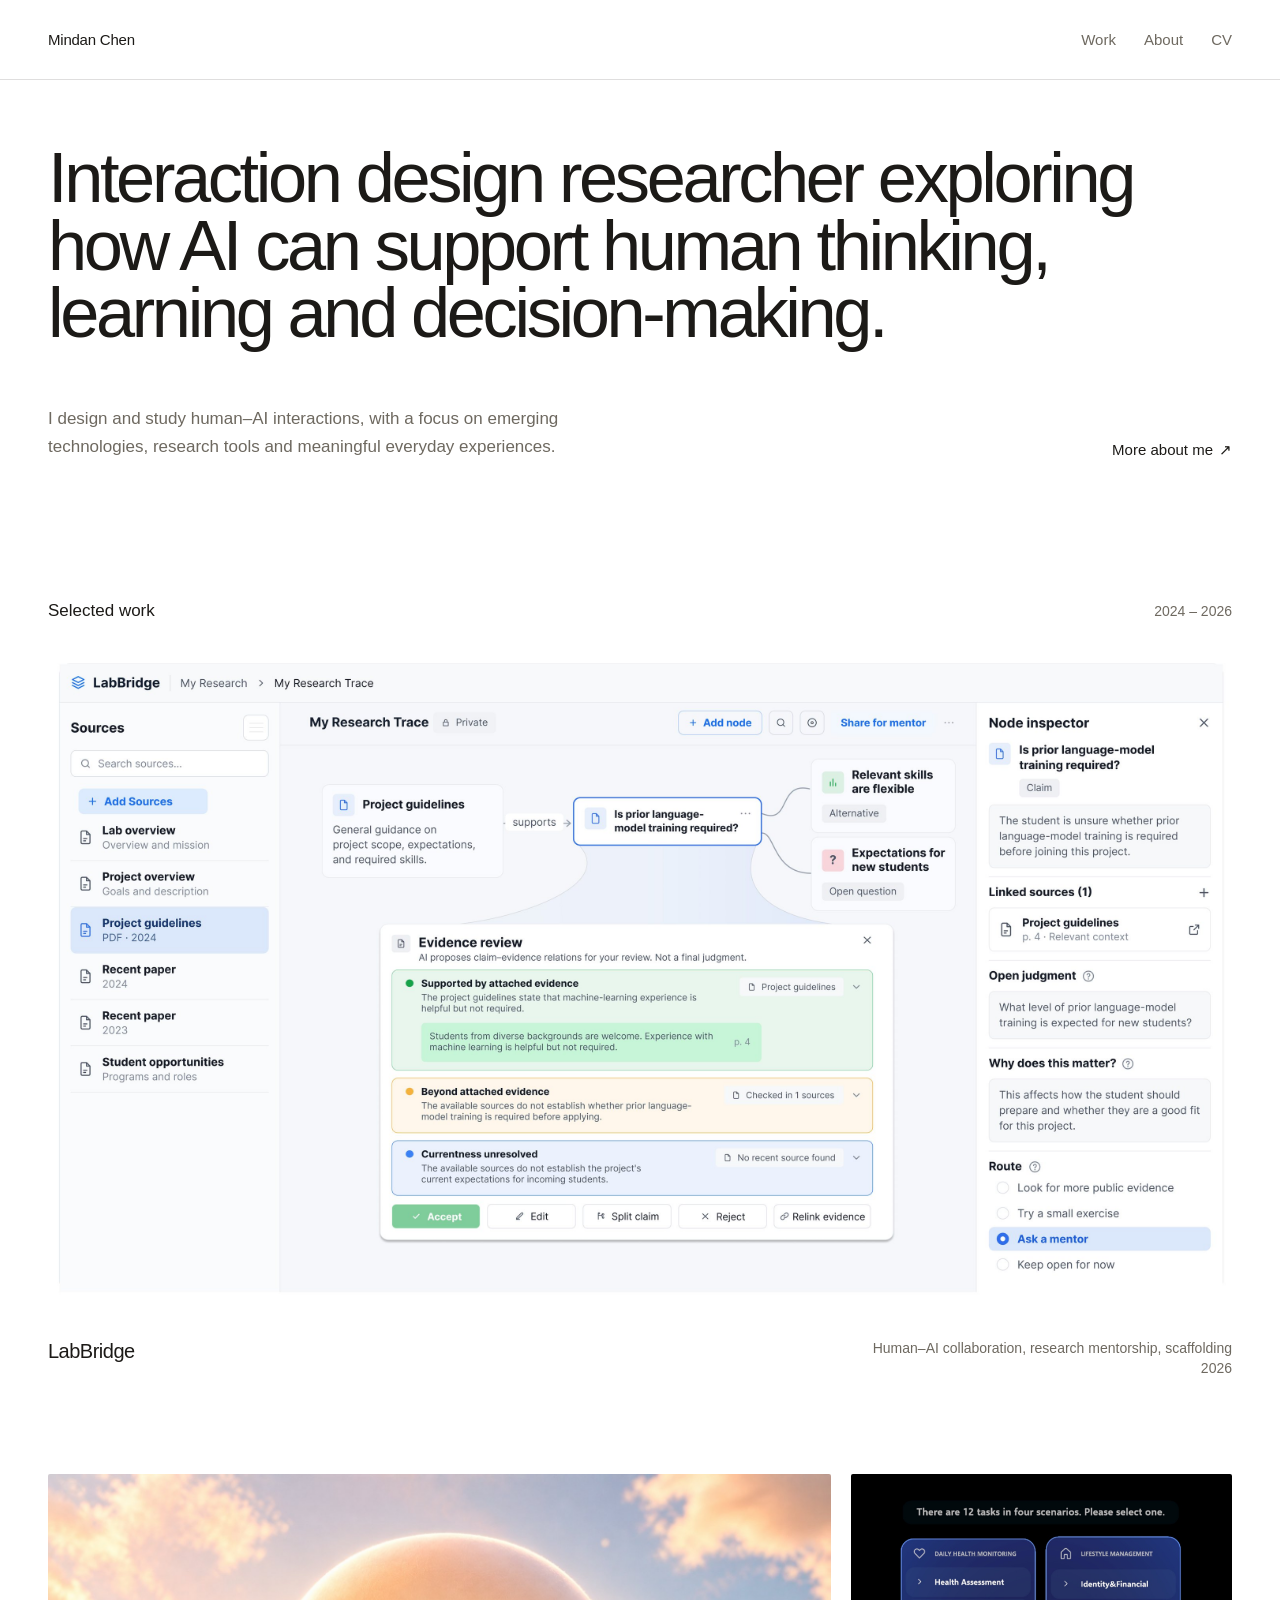
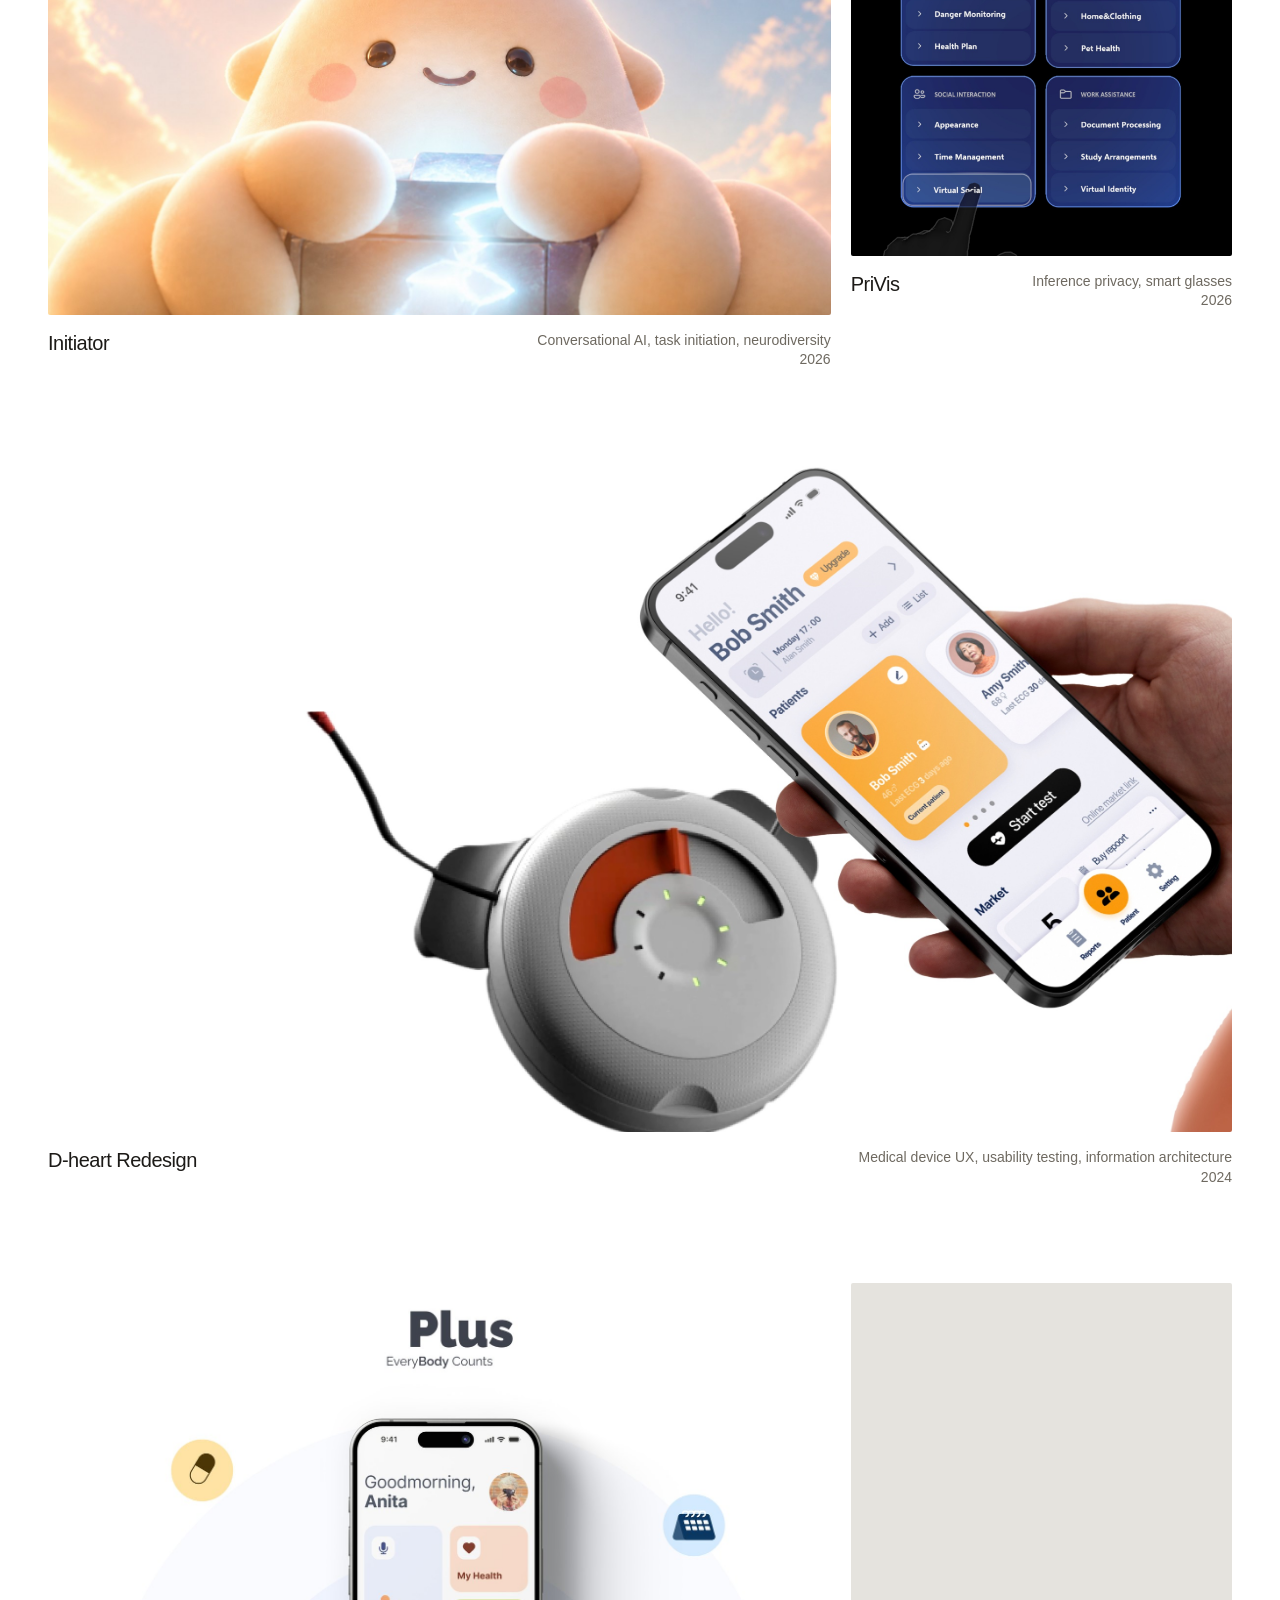
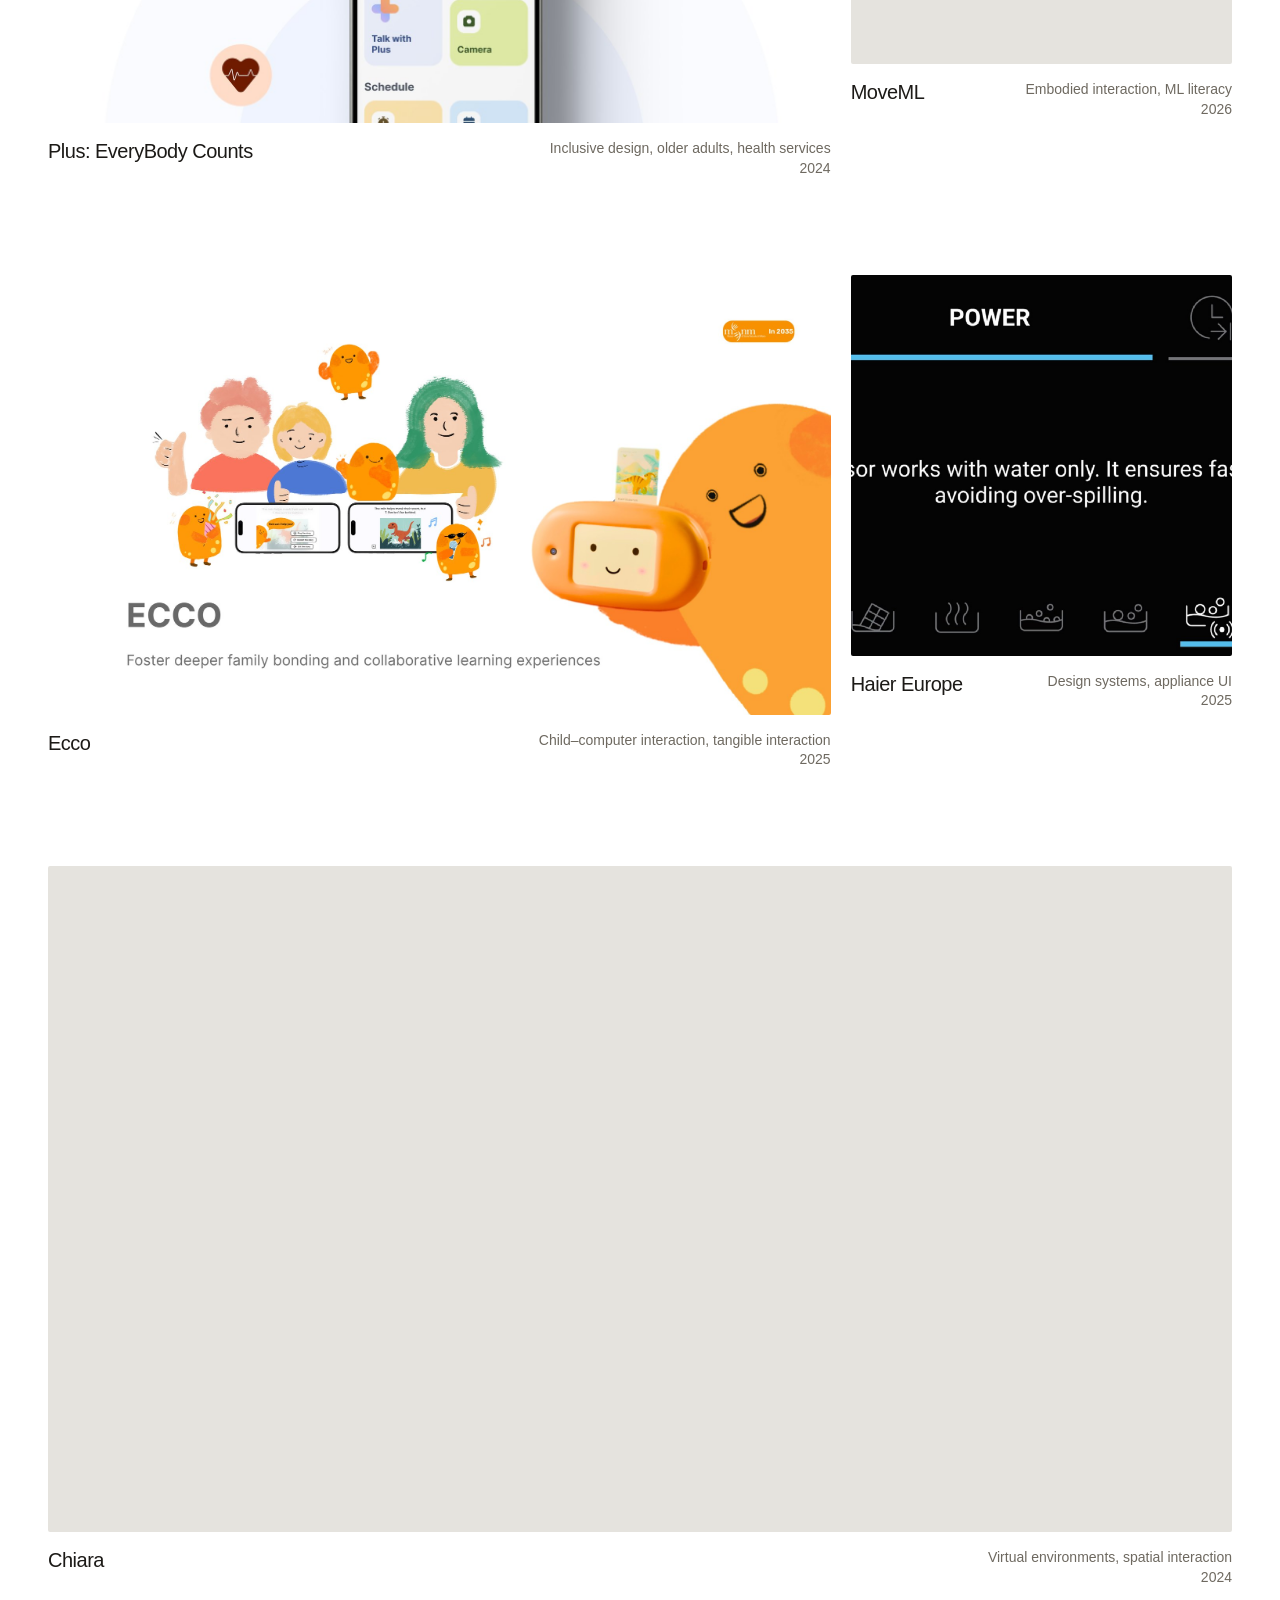
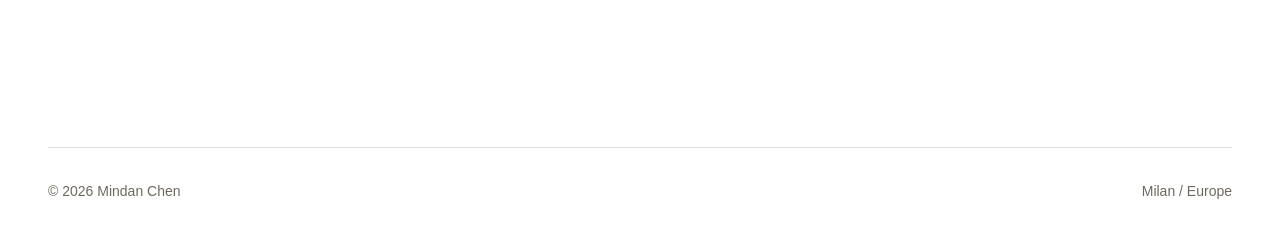
<file: index.html>
<!DOCTYPE html>
<html lang="en">

<head>

  <meta charset="UTF-8">
  <meta name="viewport" content="width=device-width, initial-scale=1.0">

  <title>Mindan Chen &middot; Interaction Designer</title>
  <meta name="description" content="Portfolio of Mindan Chen: interaction design, human-AI interaction and HCI research.">

  <!-- Set before first paint: scoping the reveal styles to .js means
       nothing is ever hidden if this script does not run. -->
  <script>document.documentElement.className += " js";</script>

  <link rel="stylesheet" href="css/global.css">
  <link rel="stylesheet" href="css/home.css">

</head>

<body>

<a class="skip-link" href="#main">Skip to content</a>

<header class="site-header">

  <nav class="site-nav">

    <a class="site-logo" href="index.html">Mindan Chen</a>

    <div class="nav-links">
      <a data-nav="work"    href="index.html#work">Work</a>
      <a data-nav="about"   href="about.html">About</a>
      <a data-cv-link aria-disabled="true">CV</a>
    </div>

  </nav>

</header>


<main id="main">


  <!-- ============ HERO ============ -->

  <section class="home-hero page">

    <div class="home-intro">

      <h1 class="display" data-reveal>
        Interaction design researcher exploring<br class="hero-break">
        how AI can support human thinking,<br class="hero-break">
        learning and decision&#8209;making.
      </h1>

      <div class="home-intro-meta" data-reveal data-delay="1">

        <p class="home-description">
          I design and study human&ndash;AI interactions,
          with a focus on emerging technologies,
          research tools and meaningful everyday
          experiences.
        </p>

        <a class="text-link" href="about.html">More about me</a>

      </div>

    </div>

  </section>


  <!-- ============ WORK ============ -->

  <section id="work" class="work page">

    <div class="work-header" data-reveal>
      <p>Selected work</p>
      <p class="text-small muted">2024 &ndash; 2026</p>
    </div>

    <div class="work-grid">

    <a class="project-card full" href="labbridge.html" data-reveal>

    <div class="project-cover ratio-16-9">
      <img src="assets/labbridge/cover.jpg" width="3000" height="1688" alt="LabBridge system overview in three stages: private preparation, where a student organises evidence into a research trace with AI support; selective uncertainty handoff to a lab insider; and returned insider input with the student&rsquo;s revision" loading="lazy" decoding="async">
    </div>

    <div class="project-info">
      <h2 class="project-title">LabBridge</h2>
      <p class="project-meta">Human&ndash;AI collaboration, research mentorship, scaffolding<br>2026</p>
    </div>

  </a>

  <a class="project-card large" href="initiator.html" data-reveal>

    <div class="project-cover ratio-16-9">
      <img src="assets/initiator/cover.jpg" width="1600" height="900" alt="Initiator cover image" decoding="async">
    </div>

    <div class="project-info">
      <h2 class="project-title">Initiator</h2>
      <p class="project-meta">Conversational AI, task initiation, neurodiversity<br>2026</p>
    </div>

  </a>

  <a class="project-card small" href="privis.html" data-reveal data-delay="1">

    <div class="project-cover ratio-1-1">
      <img src="assets/privis/cover.jpg" width="1400" height="1400" alt="PriVis, the study platform: a menu of twelve tasks across four scenarios, shown in the headset" loading="lazy" decoding="async">
    </div>

    <div class="project-info">
      <h2 class="project-title">PriVis</h2>
      <p class="project-meta">Inference privacy, smart glasses<br>2026</p>
    </div>

  </a>

  <a class="project-card full" href="d-heart.html" data-reveal>

    <div class="project-cover ratio-16-9">
      <img src="assets/d-heart/cover.jpg" width="2700" height="1519" alt="The D-heart portable ECG device beside the redesigned app" loading="lazy" decoding="async">
    </div>

    <div class="project-info">
      <h2 class="project-title">D-heart Redesign</h2>
      <p class="project-meta">Medical device UX, usability testing, information architecture<br>2024</p>
    </div>

  </a>

  <a class="project-card large" href="plus.html" data-reveal data-delay="1">

    <div class="project-cover ratio-16-9">
      <img src="assets/plus/cover.jpg" width="1600" height="1082" alt="Plus: EveryBody Counts, the app home screen and the AI voice assistant" loading="lazy" decoding="async">
    </div>

    <div class="project-info">
      <h2 class="project-title">Plus: EveryBody Counts</h2>
      <p class="project-meta">Inclusive design, older adults, health services<br>2024</p>
    </div>

  </a>

  <a class="project-card small" href="ml-move.html" data-reveal data-delay="1">

    <div class="project-cover ratio-1-1">
      <img src="assets/ml-move/cover.jpg" width="1200" height="1200" alt="MoveML classroom display: four students connected and ready, with the teacher's &lsquo;Start data collection&rsquo; control" decoding="async">
    </div>

    <div class="project-info">
      <h2 class="project-title">MoveML</h2>
      <p class="project-meta">Embodied interaction, ML literacy<br>2026</p>
    </div>

  </a>

  <a class="project-card large" href="ecco.html" data-reveal>

    <div class="project-cover ratio-16-9">
      <img src="assets/ecco/cover.jpg" width="2000" height="1125" alt="The four Ecco NFC exhibition cards, each illustrating a dinosaur, laid out beside the Ecco character card" loading="lazy" decoding="async">
    </div>

    <div class="project-info">
      <h2 class="project-title">Ecco</h2>
      <p class="project-meta">Child&ndash;computer interaction, tangible interaction<br>2025</p>
    </div>

  </a>

  <a class="project-card small" href="haier.html" data-reveal>

    <div class="project-cover ratio-1-1">
      <img src="assets/haier/cover.jpg" width="2400" height="1350" alt="An induction hob screen reading POWER, explaining that the Boil Sensor keeps water boiling without spilling over" loading="lazy" decoding="async">
    </div>

    <div class="project-info">
      <h2 class="project-title">Haier Europe</h2>
      <p class="project-meta">Design systems, appliance UI<br>2025</p>
    </div>

  </a>

  <a class="project-card full" href="chiara.html" data-reveal>

    <div class="project-cover ratio-16-9">
      <img src="assets/chiara/cover.jpg" width="1441" height="811" alt="A rendered view inside the Chiara virtual clinic: stacked curved terraces with trees, a lotus pond and warm light" loading="lazy" decoding="async">
    </div>

    <div class="project-info">
      <h2 class="project-title">Chiara</h2>
      <p class="project-meta">Virtual environments, spatial interaction<br>2024</p>
    </div>

  </a>

  <template data-hidden-project="agent-skills.html"><!-- Hidden until the case study is finished. To restore, delete the wrapper tags around this card. -->
  <a class="project-card" href="agent-skills.html" data-reveal data-delay="1">

    <div class="project-cover ratio-4-3">
      <img src="assets/agent-skills/cover.svg" alt="Agent Skills cover image">
    </div>

    <div class="project-info">
      <h2 class="project-title">Agent Skills</h2>
          <!-- CHECK: discipline inferred from the project name;
               year is a placeholder. -->
      <p class="project-meta">AI Tooling<br>20XX</p>
    </div>

  </a>
  </template>


  
    </div>

      </section>


    </main>

<footer class="site-footer page">

  <div class="footer-inner">
    <p>&copy; <span data-year>2026</span> Mindan Chen</p>
    <p>Milan / Europe</p>
  </div>

</footer>

<script src="js/main.js"></script>

</body>

</html>
</file>
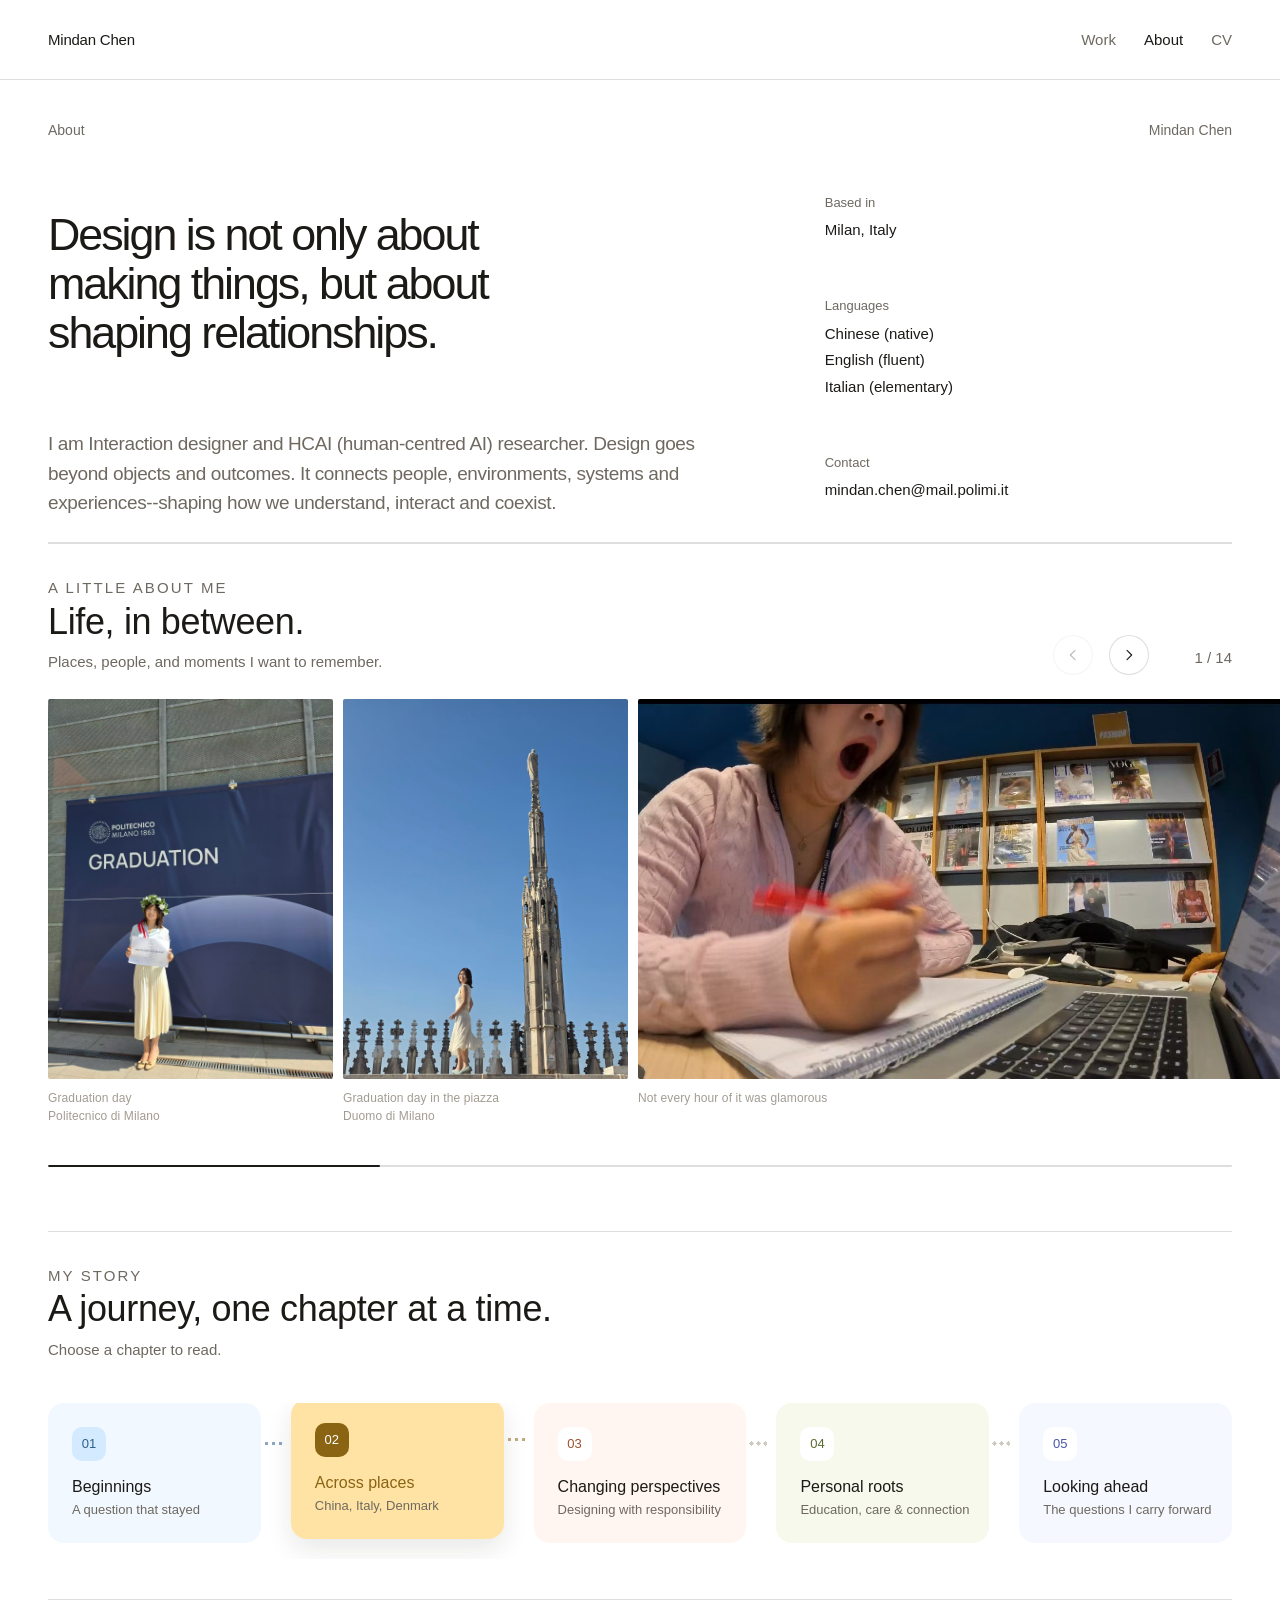
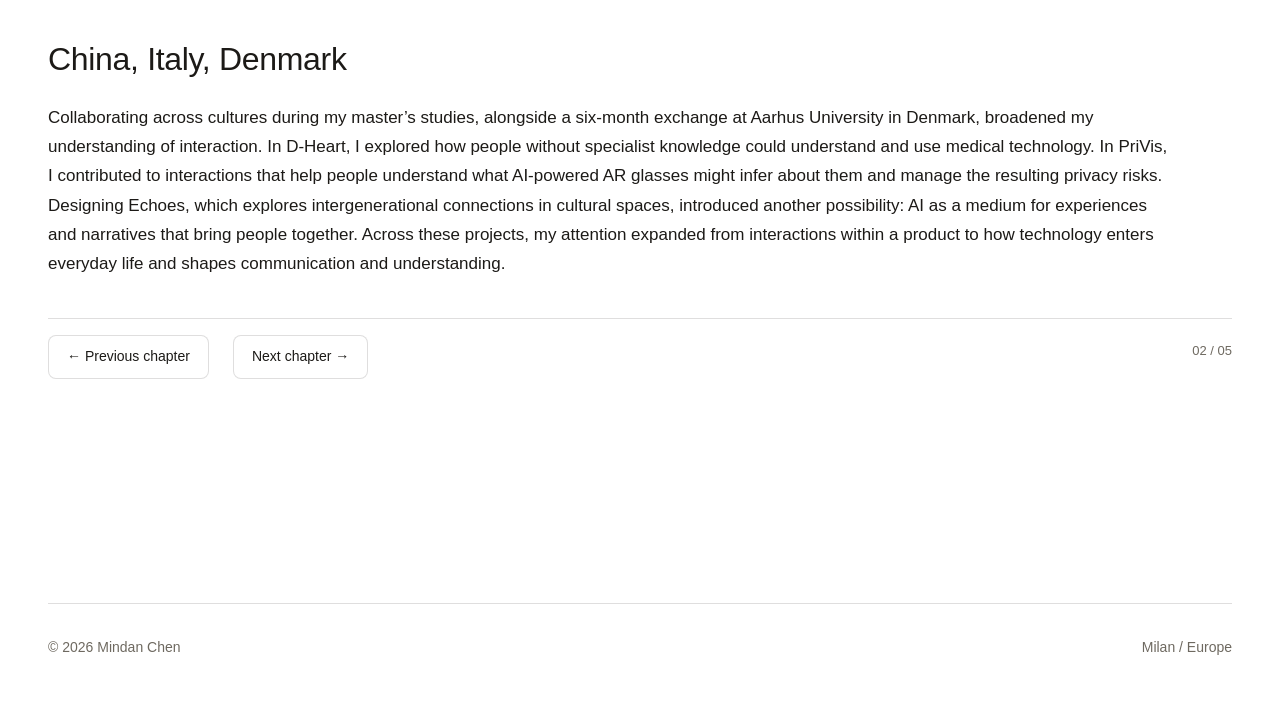
<file: about.html>
<!DOCTYPE html>
<html lang="en">

<head>

  <meta charset="UTF-8">
  <meta name="viewport" content="width=device-width, initial-scale=1.0">

  <!-- Set before first paint: scoping the reveal styles to .js means
       nothing is ever hidden if this script does not run. -->
  <script>document.documentElement.className += " js";</script>

  <title>About &middot; Mindan Chen</title>
  <meta name="description" content="Mindan Chen is an interaction designer and HCAI (human-centred AI) researcher working on how technology supports people's understanding, judgment and ability to act.">

  <link rel="stylesheet" href="css/global.css">
  <link rel="stylesheet" href="css/project.css">
  <link rel="stylesheet" href="css/about.css">

</head>

<body class="about-page">

<a class="skip-link" href="#main">Skip to content</a>

<header class="site-header">

  <nav class="site-nav">

    <a class="site-logo" href="index.html">Mindan Chen</a>

    <div class="nav-links">
      <a data-nav="work"  href="index.html#work">Work</a>
      <a data-nav="about" href="about.html">About</a>
      <!-- The href is written by js/about.js from the CV_URL value at the top
           of that file. With no URL set this stays plain text rather than a
           link that goes nowhere. -->
      <a data-cv-link aria-disabled="true">CV</a>
    </div>

  </nav>

</header>


<main id="main">


<section class="project-hero page">

    <div class="project-hero-meta" data-reveal>
      <span>About</span>
      <span>Mindan Chen</span>
    </div>

    <h1 class="project-hero-title" data-reveal data-delay="1">
      Design is not only about making things, but about shaping relationships.
    </h1>

    <p class="project-hero-description" data-reveal data-delay="2">
      I am Interaction designer and HCAI (human-centred AI) researcher. Design goes beyond objects and outcomes. It connects people, environments, systems and experiences--shaping how we understand, interact and coexist.
    </p>

    <div class="project-meta-list" data-reveal data-delay="1">

      <div class="meta-item">
        <p>Based in</p>
        <strong>Milan, Italy</strong>
      </div>

      <div class="meta-item">
        <p>Languages</p>
        <strong>Chinese (native)<br>English (fluent)<br>Italian (elementary)</strong>
      </div>

      <div class="meta-item">
        <p>Contact</p>
        <strong><a href="mailto:mindan.chen@mail.polimi.it">mindan.chen@mail.polimi.it</a></strong>
      </div>

    </div>

  </section>


  <div class="page">
    <div class="divider"></div>
  </div>


<!-- ============ LIFE GALLERY ============ -->

<section class="ab-gallery page">

  <div class="ab-head" data-reveal>
    <div>
      <p class="ab-eyebrow">A little about me</p>
      <h2>Life, in between.</h2>
      <p>Places, people, and moments I want to remember.</p>
    </div>

    <div class="lg-controls">
      <button class="lg-arrow" type="button" data-gallery-prev aria-label="Scroll gallery left">
        <svg viewBox="0 0 24 24" fill="none" stroke="currentColor" stroke-width="1.6" aria-hidden="true">
          <path d="M15 5l-7 7 7 7" stroke-linecap="round" stroke-linejoin="round"/>
        </svg>
      </button>
      <button class="lg-arrow" type="button" data-gallery-next aria-label="Scroll gallery right">
        <svg viewBox="0 0 24 24" fill="none" stroke="currentColor" stroke-width="1.6" aria-hidden="true">
          <path d="M9 5l7 7-7 7" stroke-linecap="round" stroke-linejoin="round"/>
        </svg>
      </button>
      <p class="lg-counter" data-gallery-counter aria-live="polite">1 / 8</p>
    </div>
  </div>

  <!-- Figures are built by js/about.js from the GALLERY array in that file. -->
  <div class="lg-track" data-gallery-track role="region" aria-label="Life gallery, scrolls horizontally" tabindex="0"></div>

  <div class="lg-bar" data-gallery-bar aria-hidden="true"></div>

</section>


<!-- ============ STORY ============ -->

<section class="ab-story page">

  <div class="ab-head" data-reveal>
    <div>
      <p class="ab-eyebrow">My story</p>
      <h2>A journey, one chapter at a time.</h2>
      <p>Choose a chapter to read.</p>
    </div>
  </div>

  <div class="st-rail" data-story-rail role="tablist" aria-label="Story chapters">

    <button class="st-tab" type="button" data-story-tab role="tab"
            id="st-tab-1" aria-controls="st-panel-1" aria-selected="false" tabindex="-1">
      <span class="st-tab-num">01</span>
      <span class="st-tab-title">Beginnings</span>
      <span class="st-tab-sub">A question that stayed</span>
    </button>

    <button class="st-tab" type="button" data-story-tab role="tab"
            id="st-tab-2" aria-controls="st-panel-2" aria-selected="true" tabindex="0">
      <span class="st-tab-num">02</span>
      <span class="st-tab-title">Across places</span>
      <span class="st-tab-sub">China, Italy, Denmark</span>
    </button>

    <button class="st-tab" type="button" data-story-tab role="tab"
            id="st-tab-3" aria-controls="st-panel-3" aria-selected="false" tabindex="-1">
      <span class="st-tab-num">03</span>
      <span class="st-tab-title">Changing perspectives</span>
      <span class="st-tab-sub">Designing with responsibility</span>
    </button>

    <button class="st-tab" type="button" data-story-tab role="tab"
            id="st-tab-4" aria-controls="st-panel-4" aria-selected="false" tabindex="-1">
      <span class="st-tab-num">04</span>
      <span class="st-tab-title">Personal roots</span>
      <span class="st-tab-sub">Education, care &amp; connection</span>
    </button>

    <button class="st-tab" type="button" data-story-tab role="tab"
            id="st-tab-5" aria-controls="st-panel-5" aria-selected="false" tabindex="-1">
      <span class="st-tab-num">05</span>
      <span class="st-tab-title">Looking ahead</span>
      <span class="st-tab-sub">The questions I carry forward</span>
    </button>

  </div>

  <div class="st-panels">

    <div class="st-panel" data-story-panel role="tabpanel"
         id="st-panel-1" aria-labelledby="st-tab-1" tabindex="0" hidden>
      <h3>A question that stayed with me</h3>
      <p>My path into interaction design began while I was teaching art part-time during my undergraduate studies. Working with an autistic child made me wonder how my design skills could respond to the support he needed in everyday life. That question led me from product design towards digital and interaction design, and eventually to further study at Politecnico di Milano.</p>
    </div>

    <div class="st-panel" data-story-panel role="tabpanel"
         id="st-panel-2" aria-labelledby="st-tab-2" tabindex="0">
      <h3>China, Italy, Denmark</h3>
      <p>Collaborating across cultures during my master&rsquo;s studies, alongside a six-month exchange at Aarhus University in Denmark, broadened my understanding of interaction. In D-Heart, I explored how people without specialist knowledge could understand and use medical technology. In PriVis, I contributed to interactions that help people understand what AI-powered AR glasses might infer about them and manage the resulting privacy risks. Designing Echoes, which explores intergenerational connections in cultural spaces, introduced another possibility: AI as a medium for experiences and narratives that bring people together. Across these projects, my attention expanded from interactions within a product to how technology enters everyday life and shapes communication and understanding.</p>
    </div>

    <div class="st-panel" data-story-panel role="tabpanel"
         id="st-panel-3" aria-labelledby="st-tab-3" tabindex="0" hidden>
      <h3>Designing with responsibility</h3>
      <p>The pace of technological change has sometimes unsettled me. Just as I became comfortable with one tool, something new would emerge. Reading Don Norman&rsquo;s <em>Design for a Better World</em> and attending an EU-supported summer school in sustainable interaction design helped me reconsider how I judge the value of design. I became more attentive to what an experience means in someone&rsquo;s life, whose needs it overlooks, and the resources and consequences it carries over time. When I encounter a new technology, I now begin by understanding the problem worth addressing and considering how that technology might contribute.</p>
      <p>The Business and Innovation course helped me understand the conditions an idea needs to become viable: the value it creates, the resources it requires, and the partnerships that can sustain it. During my thesis, I also became more attentive to how policy and public research support affect whether a proposal can be implemented and accessed. Research made me more conscious of my own influence, too: the assumptions embedded in my questions, how explanations or prompts might shape participants&rsquo; responses, and the importance of respecting their pace and choices. I want people with lived experience to help define the questions and determine what support would be valuable to them.</p>
    </div>

    <div class="st-panel" data-story-panel role="tabpanel"
         id="st-panel-4" aria-labelledby="st-tab-4" tabindex="0" hidden>
      <h3>Education, care &amp; connection</h3>
      <p>My interest in education has a personal foundation. As a first-generation university graduate, I am grateful for the opportunities education has given me and have experienced how it can expand the futures a person can imagine and pursue. Studying in China, Italy, and Denmark exposed me to different ways of knowing and living, while making me more attentive to unequal access to opportunity. In my research, I want to examine the language, abilities, and resources that learning tools assume, and whether those assumptions make support harder for some people to access. I care about whose experiences are heard in the process.</p>
      <p>My interest in healthcare, ageing well, and intergenerational relationships is also closely connected to my family. In 2026, my maternal grandmother passed away after an illness. I was in Europe and learned of her death only shortly before her cremation. I attended her funeral through a phone screen. It was the first time I had faced death so personally. My paternal grandfather also suffered a sudden brain haemorrhage and remains unconscious in hospital. I am still learning how to live with loss and uncertainty, and becoming more aware of how illness and ageing affect the ways families communicate, care for one another, and remain close. Alongside my project experience, these feelings continue to shape my concern for dignity, choice, and connection as people&rsquo;s health changes.</p>
    </div>

    <div class="st-panel" data-story-panel role="tabpanel"
         id="st-panel-5" aria-labelledby="st-tab-5" tabindex="0" hidden>
      <h3>The questions I carry forward</h3>
      <p>Today, I want to continue exploring HCAI in education and healthcare. From supporting task initiation for adults with ADHD to investigating AI&rsquo;s role in helping research newcomers learn, I am interested in how people can receive assistance while continuing to develop their own capabilities and exercise independent judgment. I also want to understand how technology shapes relationships in learning, caregiving, and intergenerational interaction. Through user research, interaction prototypes, and evaluation in the settings where these technologies are used, I hope to explore support that fits people&rsquo;s lives and is accessible to more of them.</p>
      <p>Underlying these explorations is a belief I have long held: to do what I can with the knowledge, abilities, and opportunities I have to contribute to society. I know that reaching this point has depended on the support of many people. Working and spending time with friends from countries affected by war has also deepened my appreciation for the opportunities to live safely, continue learning, and have choices about the future. I feel grateful for these opportunities and a clear sense of responsibility. I want to make thoughtful use of what I have, understand other people&rsquo;s circumstances, and turn that understanding into action. Whatever the scale of my contribution, helping people access more support, participate more fully, and have greater choice is work I want to keep pursuing.</p>
    </div>

    <div class="st-nav">
      <button type="button" data-story-prev>&larr; Previous chapter</button>
      <button type="button" data-story-next>Next chapter &rarr;</button>
      <p class="st-position" data-story-position aria-live="polite">02 / 05</p>
    </div>

  </div>

</section>

</main>


<!-- The enlarged photo view. <dialog> handles the backdrop, focus trap and
     Escape natively, so there is no focus-management code to keep correct. -->
<dialog class="lg-dialog" data-gallery-dialog aria-label="Enlarged photograph">
  <figure class="lg-dialog-inner">
    <button class="lg-close" type="button" data-gallery-dialog-close aria-label="Close enlarged photograph">
      <svg viewBox="0 0 24 24" fill="none" stroke="currentColor" stroke-width="1.6" aria-hidden="true">
        <path d="M6 6l12 12M18 6L6 18" stroke-linecap="round"/>
      </svg>
    </button>
    <img data-gallery-dialog-img alt="" width="1600" height="900">
    <figcaption data-gallery-dialog-caption></figcaption>
  </figure>
</dialog>


<footer class="site-footer page">

  <div class="footer-inner">
    <p>&copy; <span data-year>2026</span> Mindan Chen</p>
    <p>Milan / Europe</p>
  </div>

</footer>


<script src="js/main.js"></script>
<script src="js/about.js"></script>

</body>
</html>
</file>
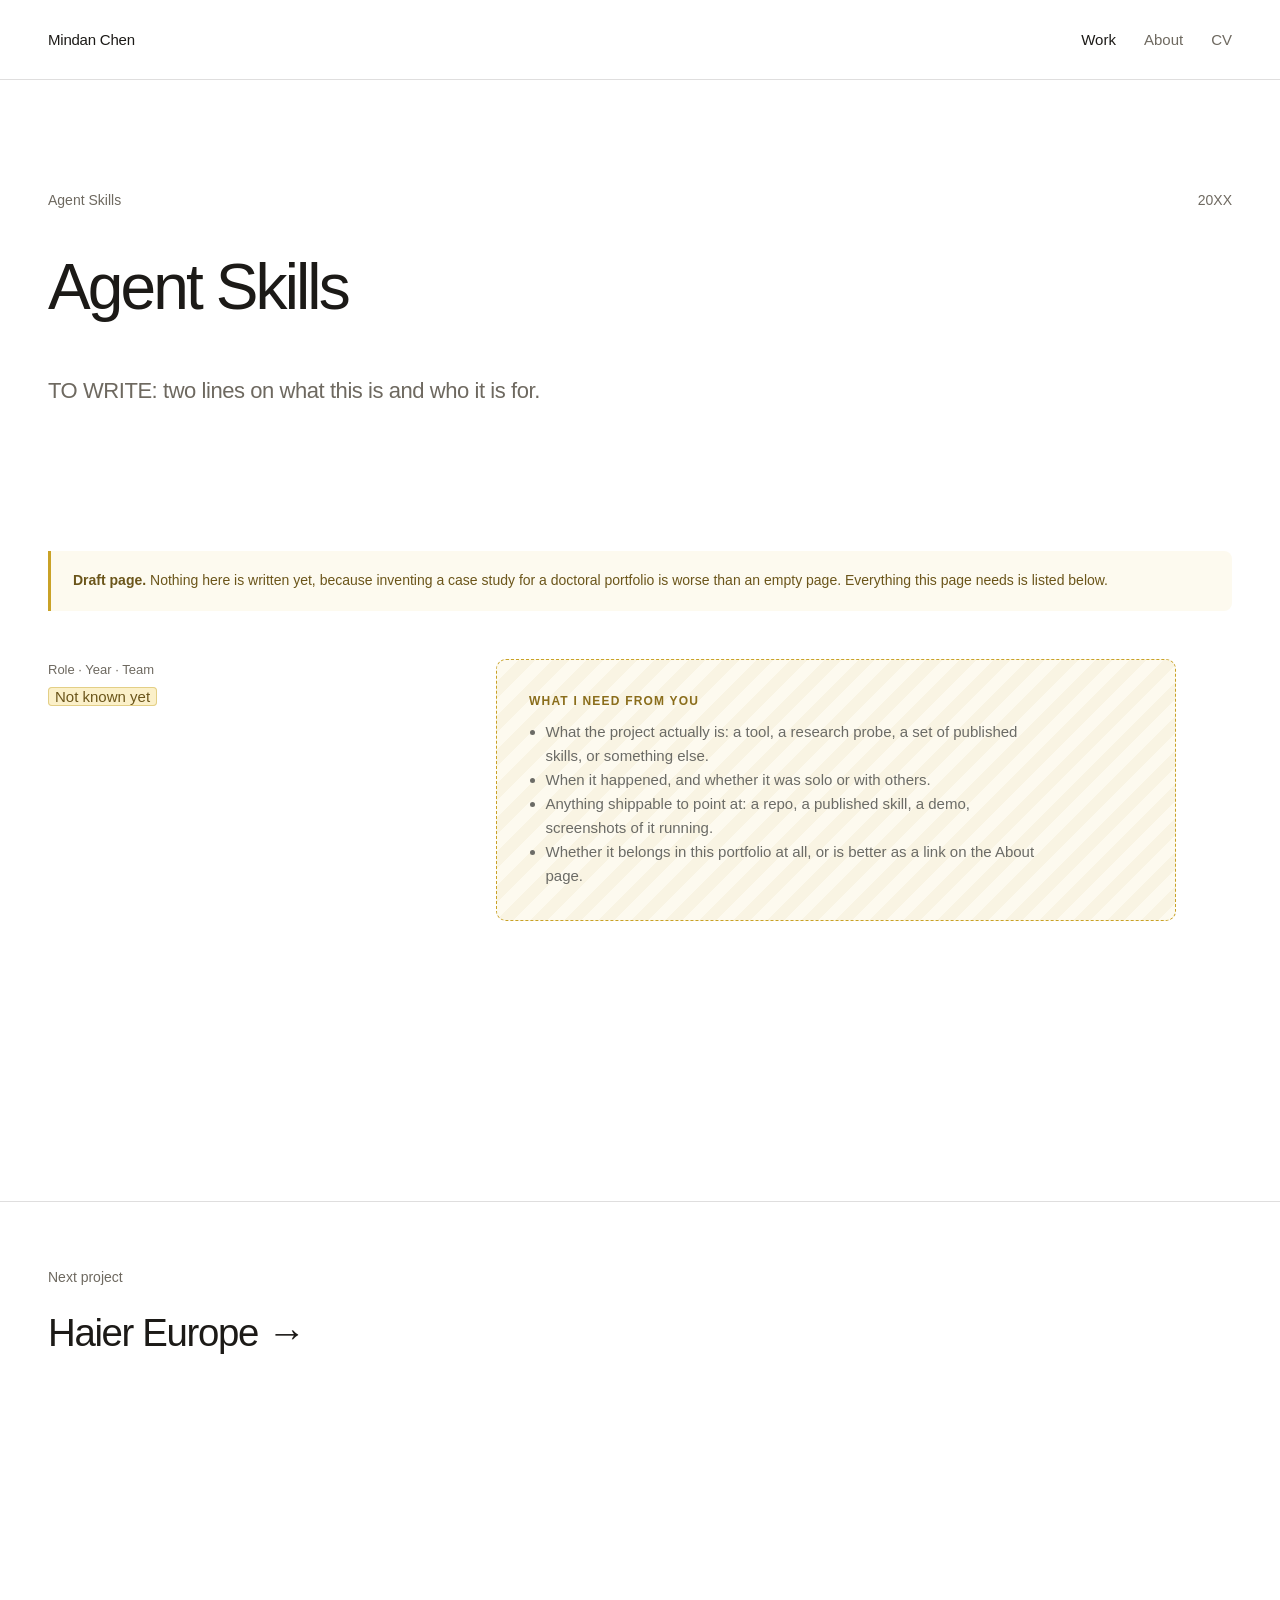
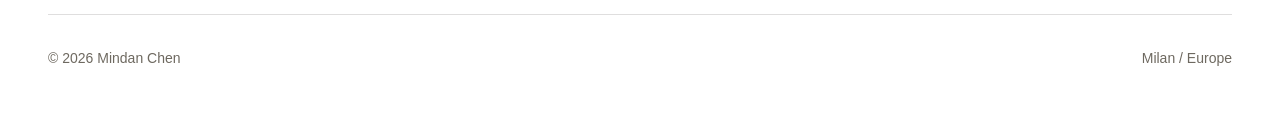
<file: agent-skills.html>
<!DOCTYPE html>
<html lang="en">

<head>

  <meta charset="UTF-8">
  <meta name="viewport" content="width=device-width, initial-scale=1.0">

  <title>Agent Skills &middot; Mindan Chen</title>
  <meta name="description" content="two lines on what this is and who it is for.">

  <!-- Draft: not finished, and not linked for sharing yet. -->
  <meta name="robots" content="noindex">

  <script>document.documentElement.className += " js";</script>

  <link rel="stylesheet" href="css/global.css">
  <link rel="stylesheet" href="css/project.css">
  <link rel="stylesheet" href="css/placeholder.css">

</head>

<body>

<a class="skip-link" href="#main">Skip to content</a>

<header class="site-header">

  <nav class="site-nav">

    <a class="site-logo" href="index.html">Mindan Chen</a>

    <div class="nav-links">
      <a data-nav="work"    href="index.html#work">Work</a>
      <a data-nav="about"   href="about.html">About</a>
      <a data-cv-link aria-disabled="true">CV</a>
    </div>

  </nav>

</header>


<main id="main">

<section class="project-hero page">

  <div class="project-hero-meta" data-reveal>
    <span>Agent Skills</span>
    <span>20XX</span>
  </div>

  <h1 class="project-hero-title" data-reveal data-delay="1">Agent Skills</h1>

  <p class="project-hero-description" data-reveal data-delay="2">TO WRITE: two lines on what this is and who it is for.</p>

</section>


<section class="project-info-block page">

  <div class="todo-banner" data-reveal>
    <strong>Draft page.</strong> Nothing here is written yet, because inventing a case study for
    a doctoral portfolio is worse than an empty page. Everything this page needs is listed below.
    
  </div>

  <div class="project-info-grid">

    <div class="project-meta-list" data-reveal>
      <div class="meta-item">
        <p>Role &middot; Year &middot; Team</p>
        <strong class="todo-text">Not known yet</strong>
      </div>

    </div>

    <div class="project-copy" data-reveal data-delay="1">
      <div class="todo-asset">
        <b>What I need from you</b>
        <span>
          <ul style="margin:0;padding-left:1.1em">
            <li>What the project actually is: a tool, a research probe, a set of published skills, or something else.</li>
            <li>When it happened, and whether it was solo or with others.</li>
            <li>Anything shippable to point at: a repo, a published skill, a demo, screenshots of it running.</li>
            <li>Whether it belongs in this portfolio at all, or is better as a link on the About page.</li>
          </ul>
        </span>
      </div>
    </div>

  </div>

</section>


<a class="next-project page" href="haier.html" data-reveal>
  <p class="next-project-label">Next project</p>
  <h2>Haier Europe &rarr;</h2>
</a>


</main>

<footer class="site-footer page">

  <div class="footer-inner">
    <p>&copy; <span data-year>2026</span> Mindan Chen</p>
    <p>Milan / Europe</p>
  </div>

</footer>

<script src="js/main.js"></script>

</body>

</html>
</file>
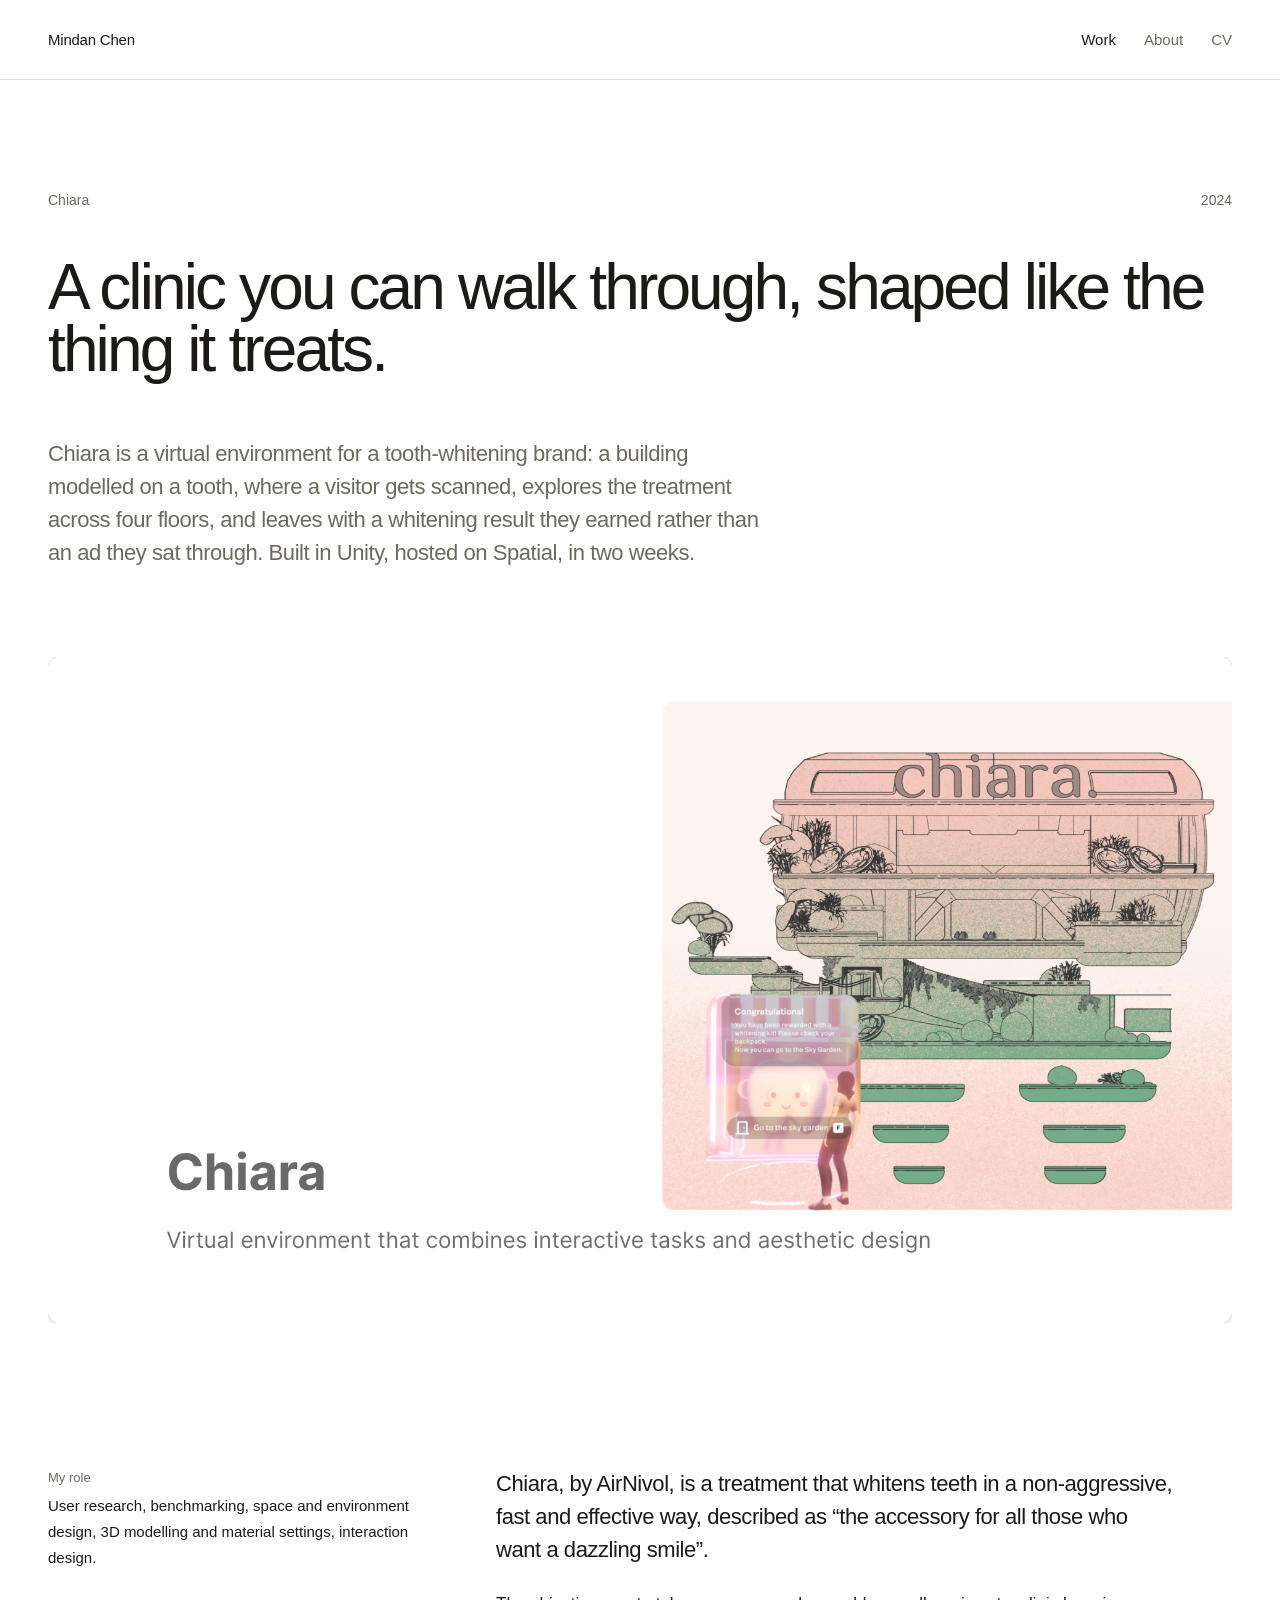
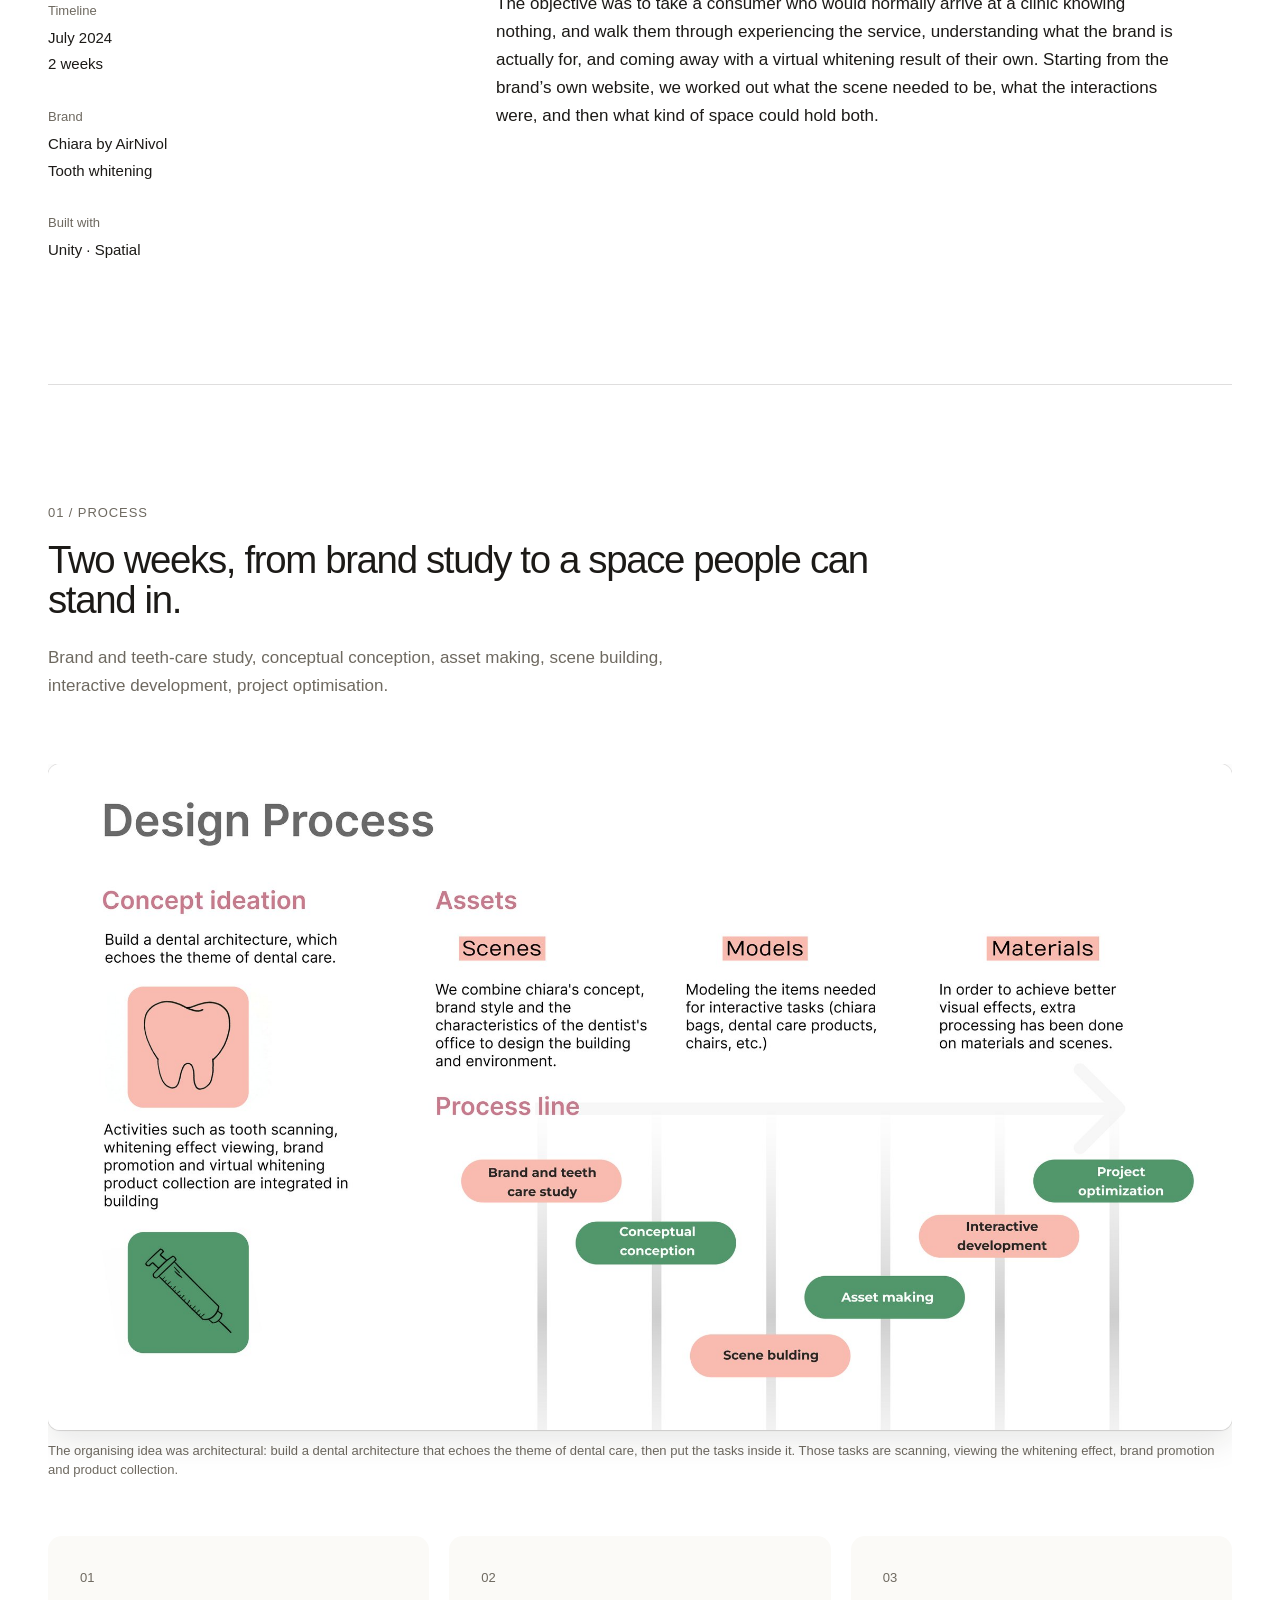
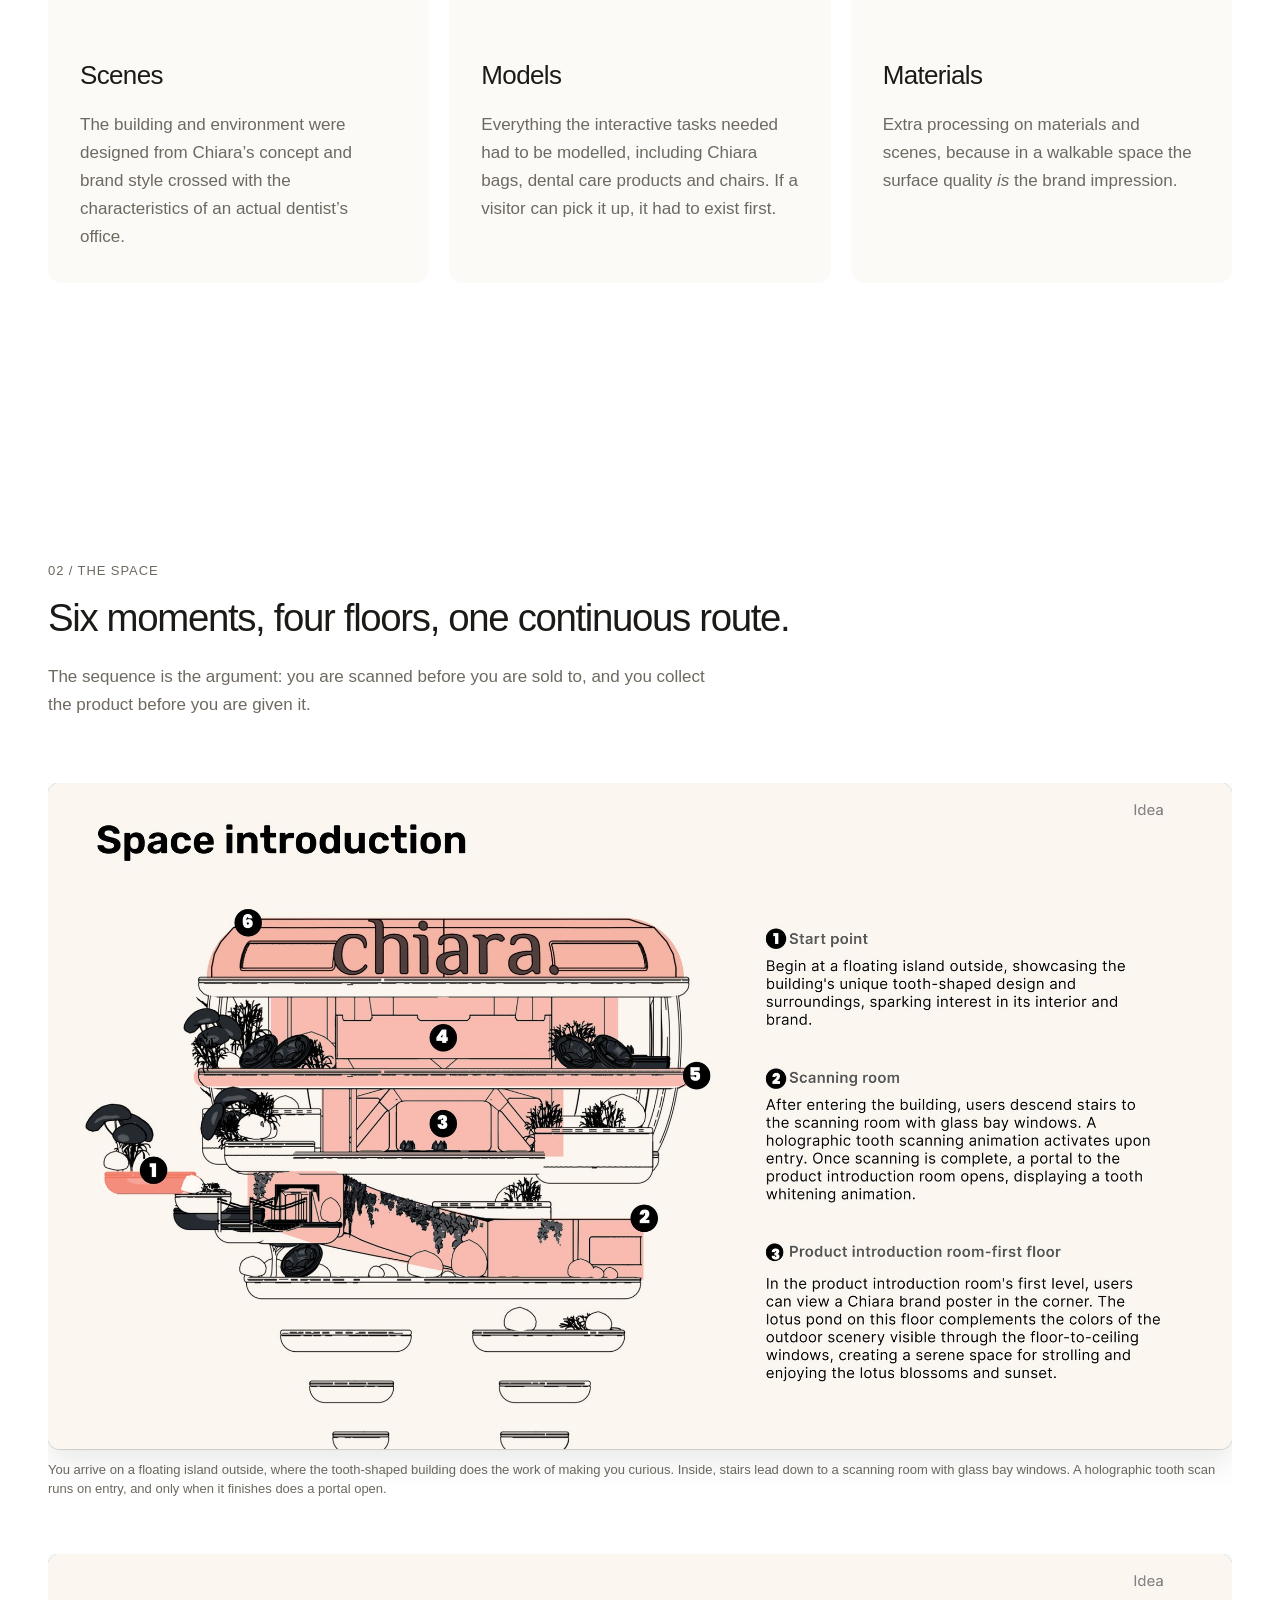
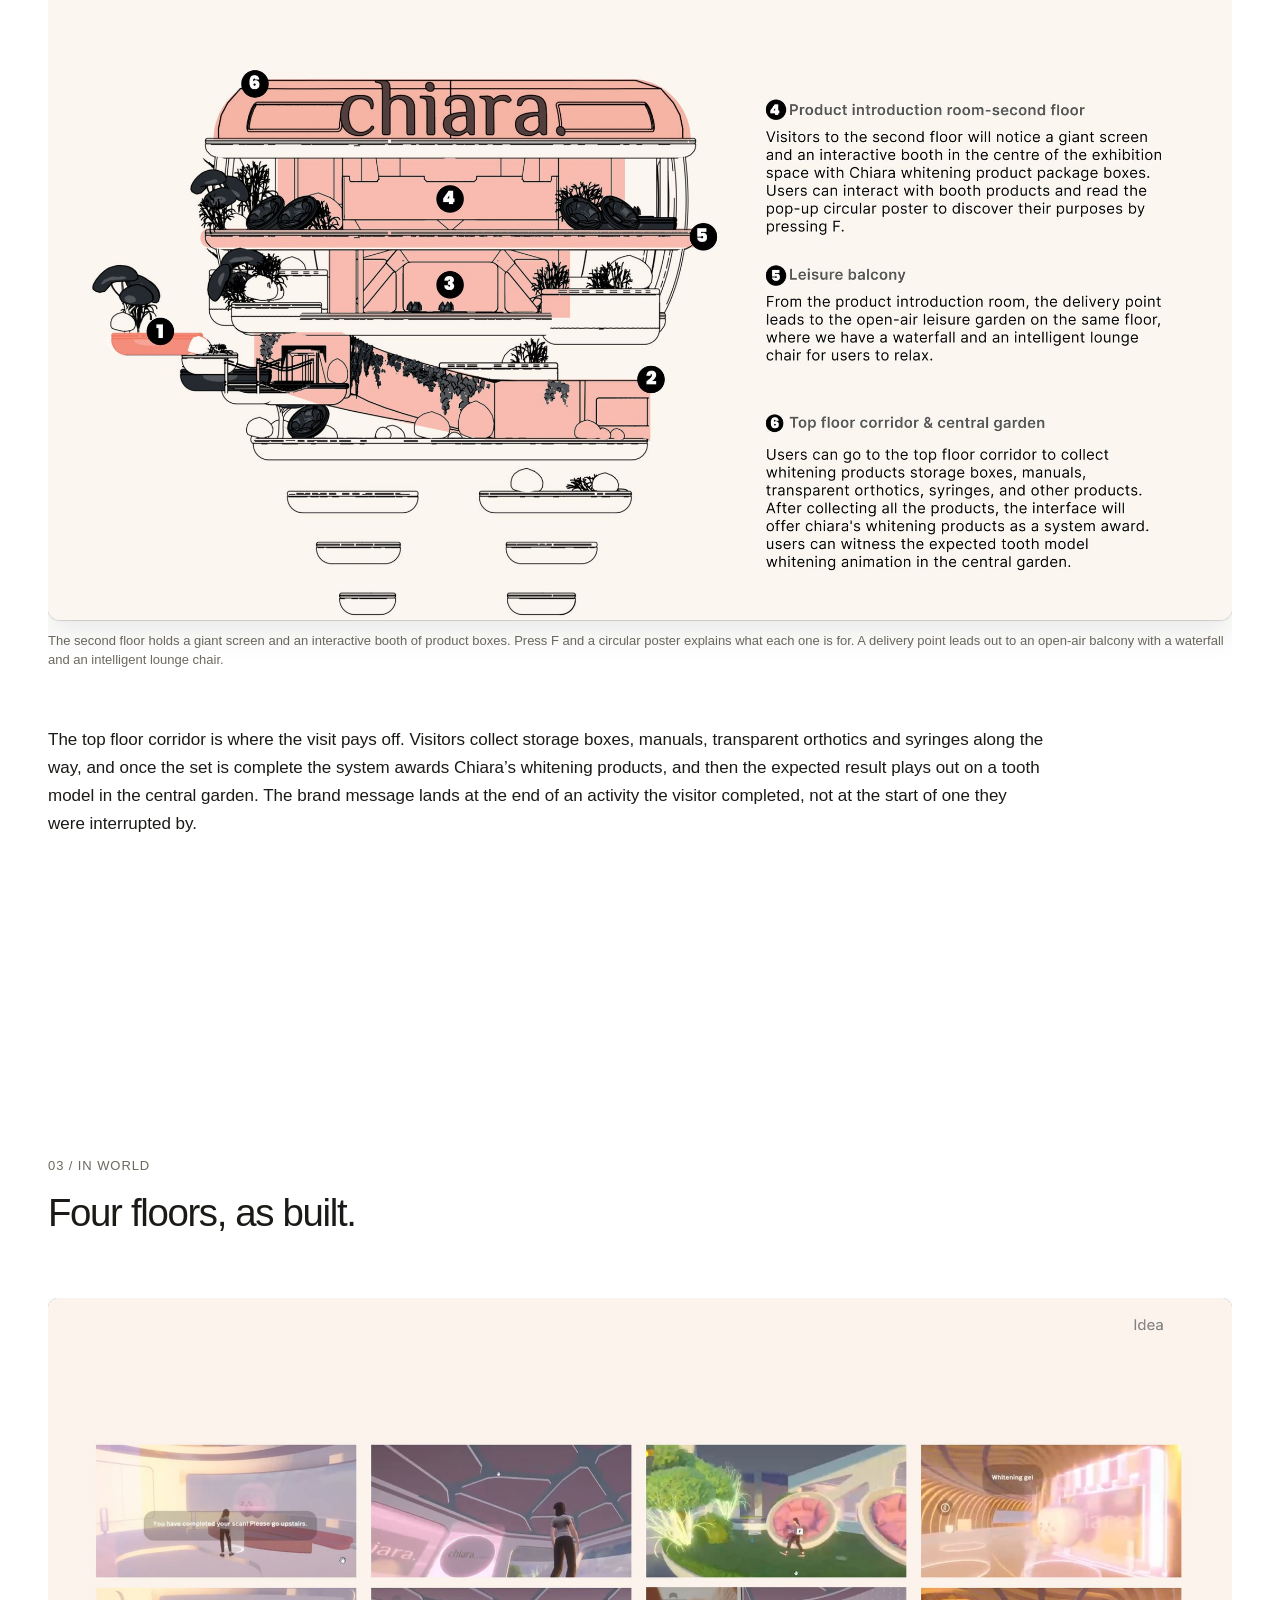
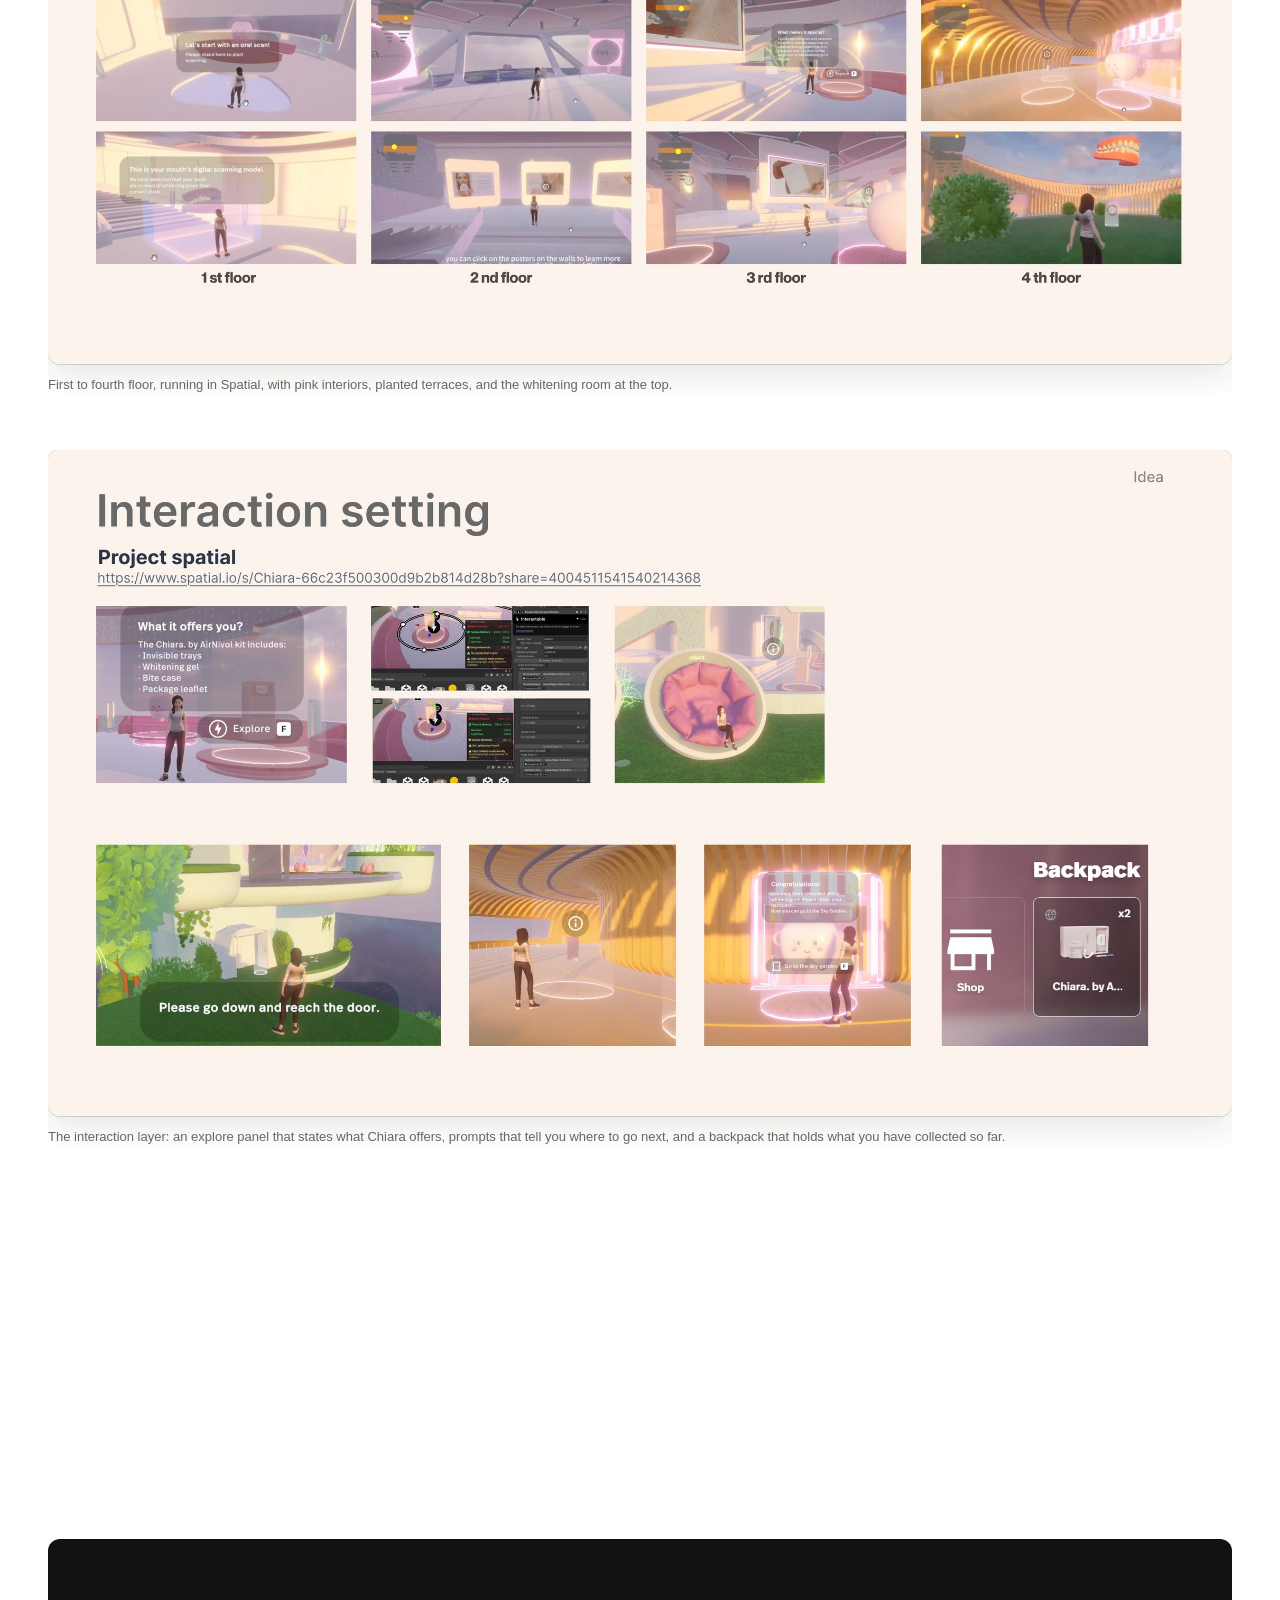
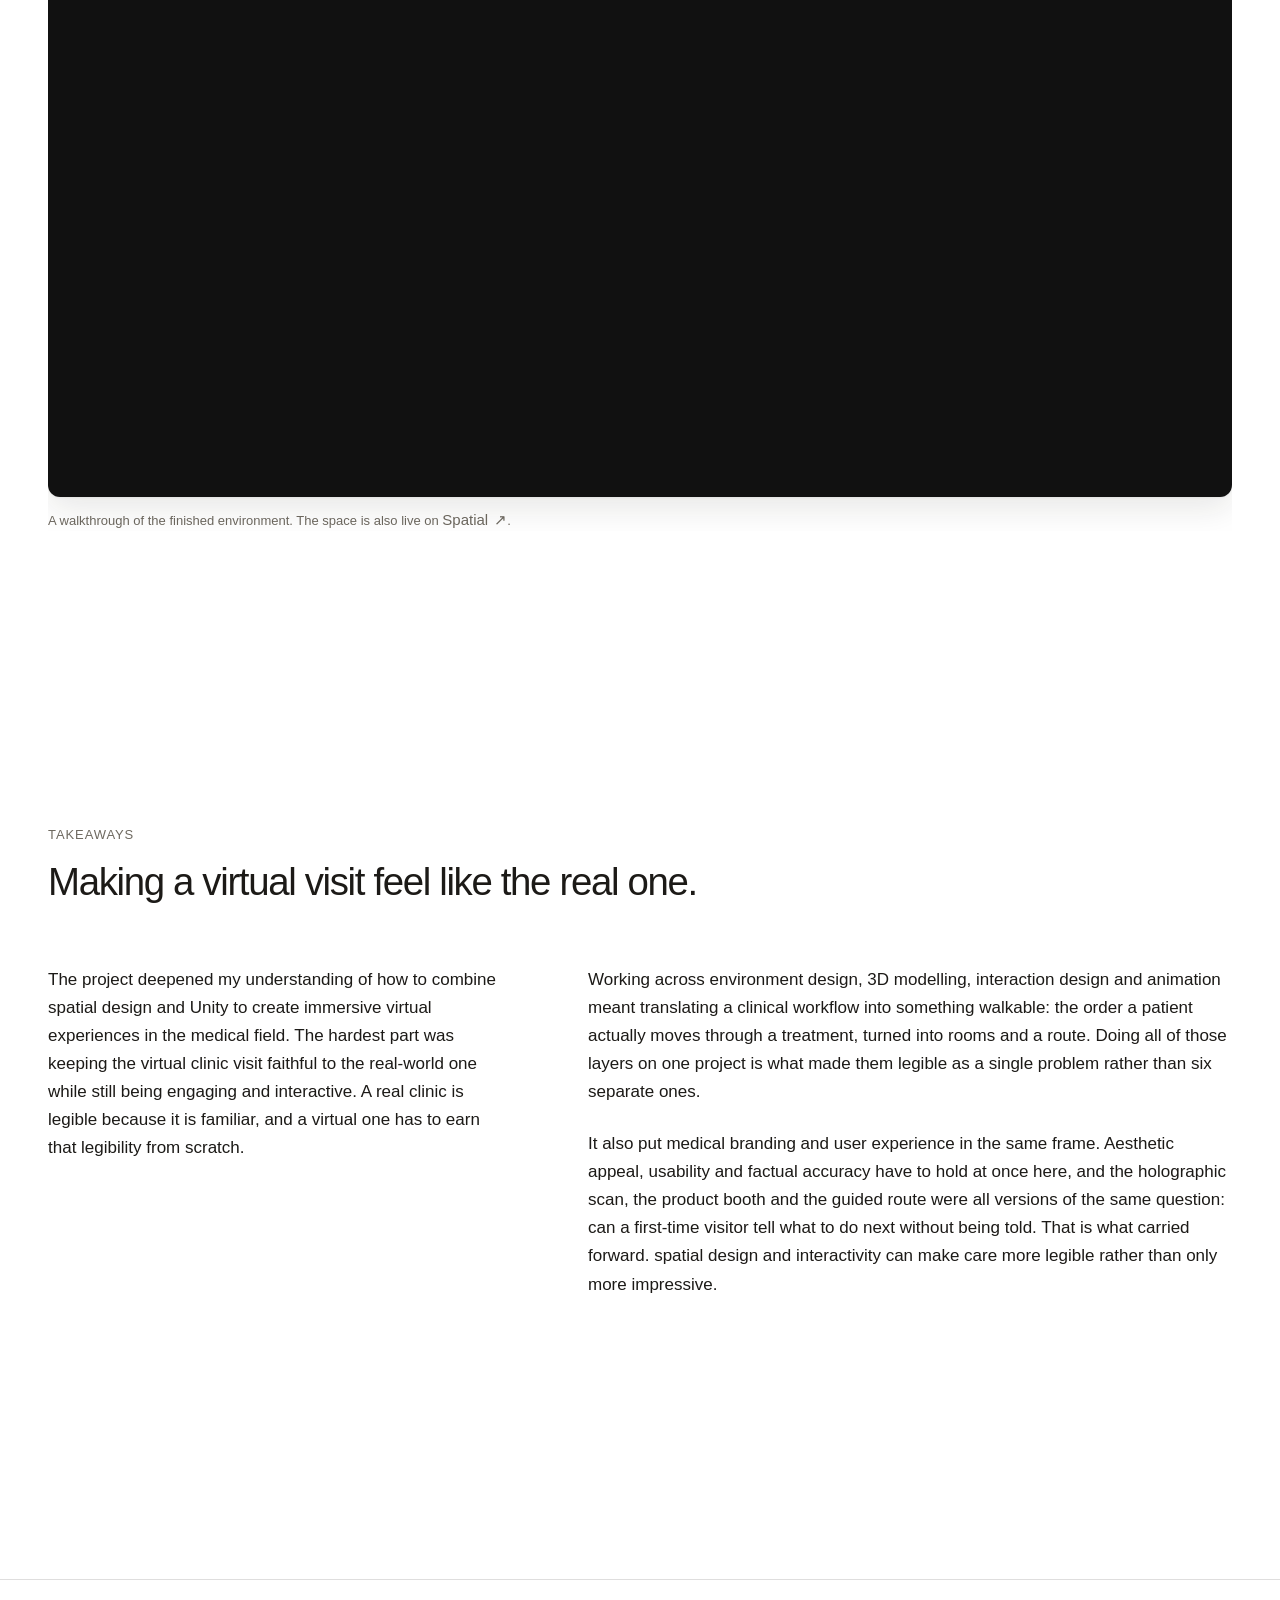
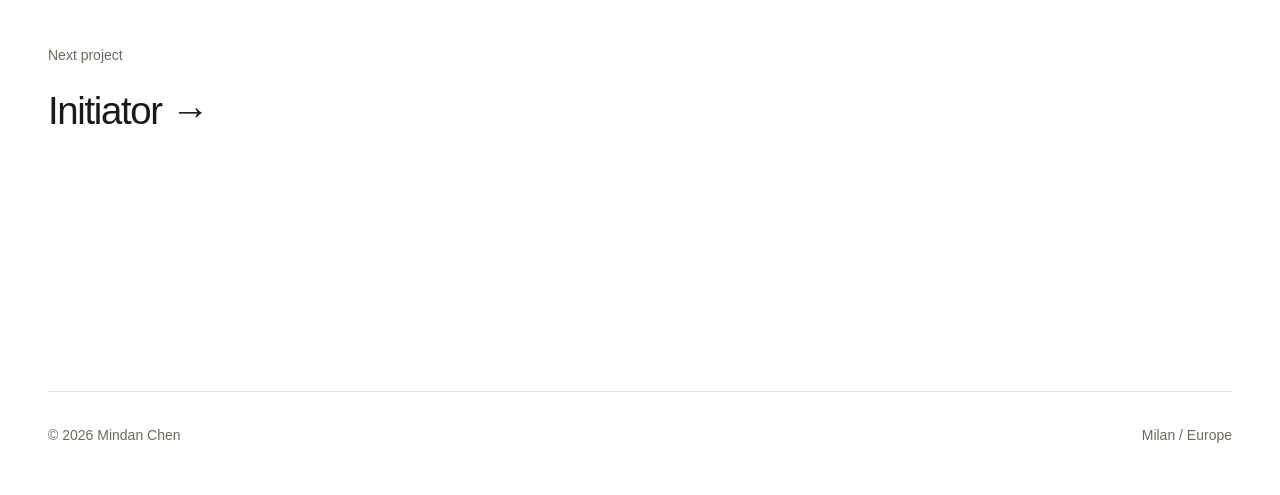
<file: chiara.html>
<!DOCTYPE html>
<html lang="en">

<head>

  <meta charset="UTF-8">
  <meta name="viewport" content="width=device-width, initial-scale=1.0">

  <title>Chiara &middot; Mindan Chen</title>
  <meta name="description" content="Chiara: a walkable virtual clinic built in Unity and hosted on Spatial. It is a tooth-shaped building where visitors scan, explore and collect their way through a whitening treatment.">

  <script>document.documentElement.className += " js";</script>

  <link rel="stylesheet" href="css/global.css">
  <link rel="stylesheet" href="css/project.css">
  <link rel="stylesheet" href="css/placeholder.css">

</head>

<body>

<a class="skip-link" href="#main">Skip to content</a>

<header class="site-header">

  <nav class="site-nav">

    <a class="site-logo" href="index.html">Mindan Chen</a>

    <div class="nav-links">
      <a data-nav="work"    href="index.html#work">Work</a>
      <a data-nav="about"   href="about.html">About</a>
      <a data-cv-link aria-disabled="true">CV</a>
    </div>

  </nav>

</header>


<main id="main">

<!-- ============ HERO ============ -->

<section class="project-hero page">

  <div class="project-hero-meta" data-reveal>
    <span>Chiara</span>
    <span>2024</span>
  </div>

  <h1 class="project-hero-title" data-reveal data-delay="1">A clinic you can walk through, shaped like the thing it treats.</h1>

  <p class="project-hero-description" data-reveal data-delay="2">Chiara is a virtual environment for a tooth-whitening brand: a building modelled on a tooth, where a visitor gets scanned, explores the treatment across four floors, and leaves with a whitening result they earned rather than an ad they sat through. Built in Unity, hosted on Spatial, in two weeks.</p>

  <div class="project-hero-image" data-reveal-image>
    <img src="assets/chiara/hero.jpg" width="2240" height="1260" alt="Chiara, a cutaway illustration of the tooth-shaped virtual building in pink and green" fetchpriority="high" decoding="async">
  </div>

</section>


<!-- ============ PROJECT INFO ============ -->

<section class="project-info-block page">

  <div class="project-info-grid">

    <div class="project-meta-list" data-reveal>

      <div class="meta-item">
        <p>My role</p>
        <strong>User research, benchmarking, space and environment design, 3D modelling and material settings, interaction design. </strong>
      </div>

      <div class="meta-item">
        <p>Timeline</p>
        <strong>July 2024<br>2 weeks</strong>
      </div>

      <div class="meta-item">
        <p>Brand</p>
        <strong>Chiara by AirNivol<br>Tooth whitening</strong>
      </div>

      <div class="meta-item">
        <p>Built with</p>
        <strong>Unity &middot; Spatial<br></strong>
      </div>

    </div>

    <div class="project-copy" data-reveal data-delay="1">
      <p class="text-large">Chiara, by AirNivol, is a treatment that whitens teeth in a non-aggressive, fast and effective way, described as &ldquo;the accessory for all those who want a dazzling smile&rdquo;.</p>
      <p>The objective was to take a consumer who would normally arrive at a clinic knowing nothing, and walk them through experiencing the service, understanding what the brand is actually for, and coming away with a virtual whitening result of their own. Starting from the brand&rsquo;s own website, we worked out what the scene needed to be, what the interactions were, and then what kind of space could hold both.</p>
    </div>

  </div>

</section>


<div class="page">
  <div class="divider"></div>
</div>


<!-- ============ 01 PROCESS ============ -->

<section class="project-section page">

  <div class="section-heading" data-reveal>
    <p class="eyebrow">01 / Process</p>
    <h2>Two weeks, from brand study to a space people can stand in.</h2>
    <p>Brand and teeth-care study, conceptual conception, asset making, scene building, interactive development, project optimisation.</p>
  </div>

  <figure class="media media-full" data-reveal-image>
    <img src="assets/chiara/process.jpg" width="2240" height="1260" alt="Design process board: concept ideation and the asset pipeline for scenes, models and materials, along the project timeline" loading="lazy" decoding="async">
    <figcaption class="caption">The organising idea was architectural: build a dental architecture that echoes the theme of dental care, then put the tasks inside it. Those tasks are scanning, viewing the whitening effect, brand promotion and product collection.</figcaption>
  </figure>

  <div class="insight-grid">

    <article class="insight-card" data-reveal data-delay="1">
      <span class="insight-number">01</span>
      <h3>Scenes</h3>
      <p>The building and environment were designed from Chiara&rsquo;s concept and brand style crossed with the characteristics of an actual dentist&rsquo;s office.</p>
    </article>

    <article class="insight-card" data-reveal data-delay="2">
      <span class="insight-number">02</span>
      <h3>Models</h3>
      <p>Everything the interactive tasks needed had to be modelled, including Chiara bags, dental care products and chairs. If a visitor can pick it up, it had to exist first.</p>
    </article>

    <article class="insight-card" data-reveal data-delay="3">
      <span class="insight-number">03</span>
      <h3>Materials</h3>
      <p>Extra processing on materials and scenes, because in a walkable space the surface quality <em>is</em> the brand impression.</p>
    </article>

  </div>

</section>


<!-- ============ 02 THE SPACE ============ -->

<section class="project-section major page">

  <div class="section-heading" data-reveal>
    <p class="eyebrow">02 / The space</p>
    <h2>Six moments, four floors, one continuous route.</h2>
    <p>The sequence is the argument: you are scanned before you are sold to, and you collect the product before you are given it.</p>
  </div>

  <figure class="media media-full" data-reveal-image>
    <img src="assets/chiara/space-1.jpg" width="2240" height="1260" alt="Space introduction board: cutaway of the building annotated with the start point, scanning room, and first-floor product introduction room" loading="lazy" decoding="async">
    <figcaption class="caption">You arrive on a floating island outside, where the tooth-shaped building does the work of making you curious. Inside, stairs lead down to a scanning room with glass bay windows. A holographic tooth scan runs on entry, and only when it finishes does a portal open.</figcaption>
  </figure>

  <figure class="media media-full" data-reveal-image>
    <img src="assets/chiara/space-2.jpg" width="2240" height="1260" alt="Space introduction board: the second-floor product room, leisure balcony, and top floor corridor with central garden" loading="lazy" decoding="async">
    <figcaption class="caption">The second floor holds a giant screen and an interactive booth of product boxes. Press F and a circular poster explains what each one is for. A delivery point leads out to an open-air balcony with a waterfall and an intelligent lounge chair.</figcaption>
  </figure>

  <div class="project-copy copy-wide" data-reveal>
    <p>The top floor corridor is where the visit pays off. Visitors collect storage boxes, manuals, transparent orthotics and syringes along the way, and once the set is complete the system awards Chiara&rsquo;s whitening products, and then the expected result plays out on a tooth model in the central garden. The brand message lands at the end of an activity the visitor completed, not at the start of one they were interrupted by.</p>
  </div>

</section>


<!-- ============ 03 IN WORLD ============ -->

<section class="project-section major page">

  <div class="section-heading" data-reveal>
    <p class="eyebrow">03 / In world</p>
    <h2>Four floors, as built.</h2>
  </div>

  <figure class="media media-full" data-reveal-image>
    <img src="assets/chiara/floors.jpg" width="2240" height="1260" alt="In-world screenshots of all four floors of the Chiara virtual environment" loading="lazy" decoding="async">
    <figcaption class="caption">First to fourth floor, running in Spatial, with pink interiors, planted terraces, and the whitening room at the top.</figcaption>
  </figure>

  <figure class="media media-full" data-reveal-image>
    <img src="assets/chiara/interaction.jpg" width="2240" height="1260" alt="Interaction setting board: in-world prompts, the explore panel, wayfinding instructions and the backpack inventory holding collected Chiara products" loading="lazy" decoding="async">
    <figcaption class="caption">The interaction layer: an explore panel that states what Chiara offers, prompts that tell you where to go next, and a backpack that holds what you have collected so far.</figcaption>
  </figure>

</section>


<!-- ============ VIDEO ============ -->

<section class="project-section page">

  <figure class="media media-full" data-reveal-image>
    <div class="video-frame" style="--ratio: 1280 / 603">
      <iframe src="https://www.youtube.com/embed/byLiPJat79s" title="Chiara virtual environment walkthrough" loading="lazy" allow="accelerometer; autoplay; clipboard-write; encrypted-media; gyroscope; picture-in-picture; web-share" referrerpolicy="strict-origin-when-cross-origin" allowfullscreen></iframe>
    </div>
    <figcaption class="caption">A walkthrough of the finished environment. The space is also live on <a class="text-link" href="https://www.spatial.io/s/Chiara-66c23f500300d9b2b814d28b?share=4004511541540214368" target="_blank" rel="noopener">Spatial</a>.</figcaption>
  </figure>

</section>


<!-- ============ TAKEAWAYS ============ -->

<section class="project-section page">

  <div class="section-heading" data-reveal>
    <p class="eyebrow">Takeaways</p>
    <h2>Making a virtual visit feel like the real one.</h2>
  </div>

  <div class="project-copy copy-split" data-reveal>
    <p>The project deepened my understanding of how to combine spatial design and Unity to create immersive virtual experiences in the medical field. The hardest part was keeping the virtual clinic visit faithful to the real-world one while still being engaging and interactive. A real clinic is legible because it is familiar, and a virtual one has to earn that legibility from scratch.</p>
    <div class="copy-split-body">
      <p>Working across environment design, 3D modelling, interaction design and animation meant translating a clinical workflow into something walkable: the order a patient actually moves through a treatment, turned into rooms and a route. Doing all of those layers on one project is what made them legible as a single problem rather than six separate ones.</p>
      <p>It also put medical branding and user experience in the same frame. Aesthetic appeal, usability and factual accuracy have to hold at once here, and the holographic scan, the product booth and the guided route were all versions of the same question: can a first-time visitor tell what to do next without being told. That is what carried forward. spatial design and interactivity can make care more legible rather than only more impressive.</p>
    </div></div>

</section>


<!-- ============ NEXT ============ -->

<a class="next-project page" href="initiator.html" data-reveal>
  <p class="next-project-label">Next project</p>
  <h2>Initiator &rarr;</h2>
</a>


</main>

<footer class="site-footer page">

  <div class="footer-inner">
    <p>&copy; <span data-year>2026</span> Mindan Chen</p>
    <p>Milan / Europe</p>
  </div>

</footer>

<script src="js/main.js"></script>

</body>

</html>
</file>
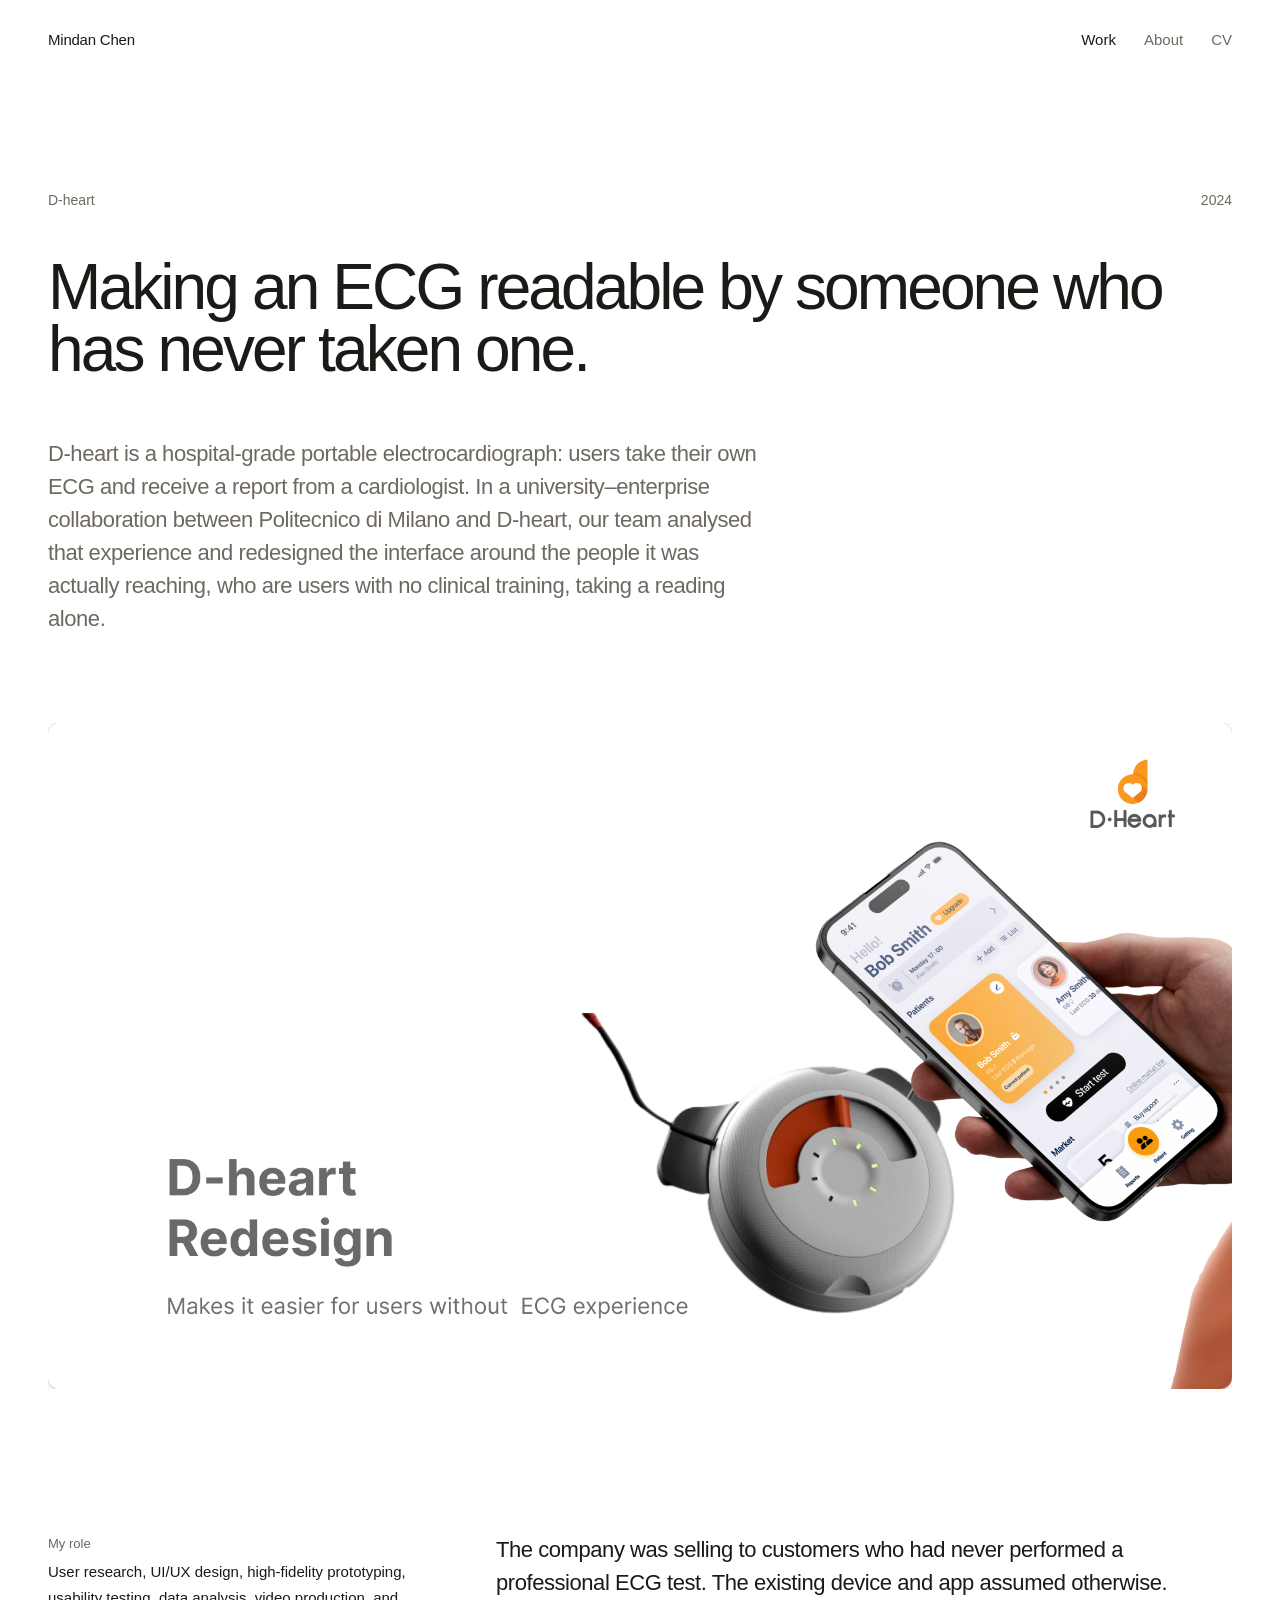
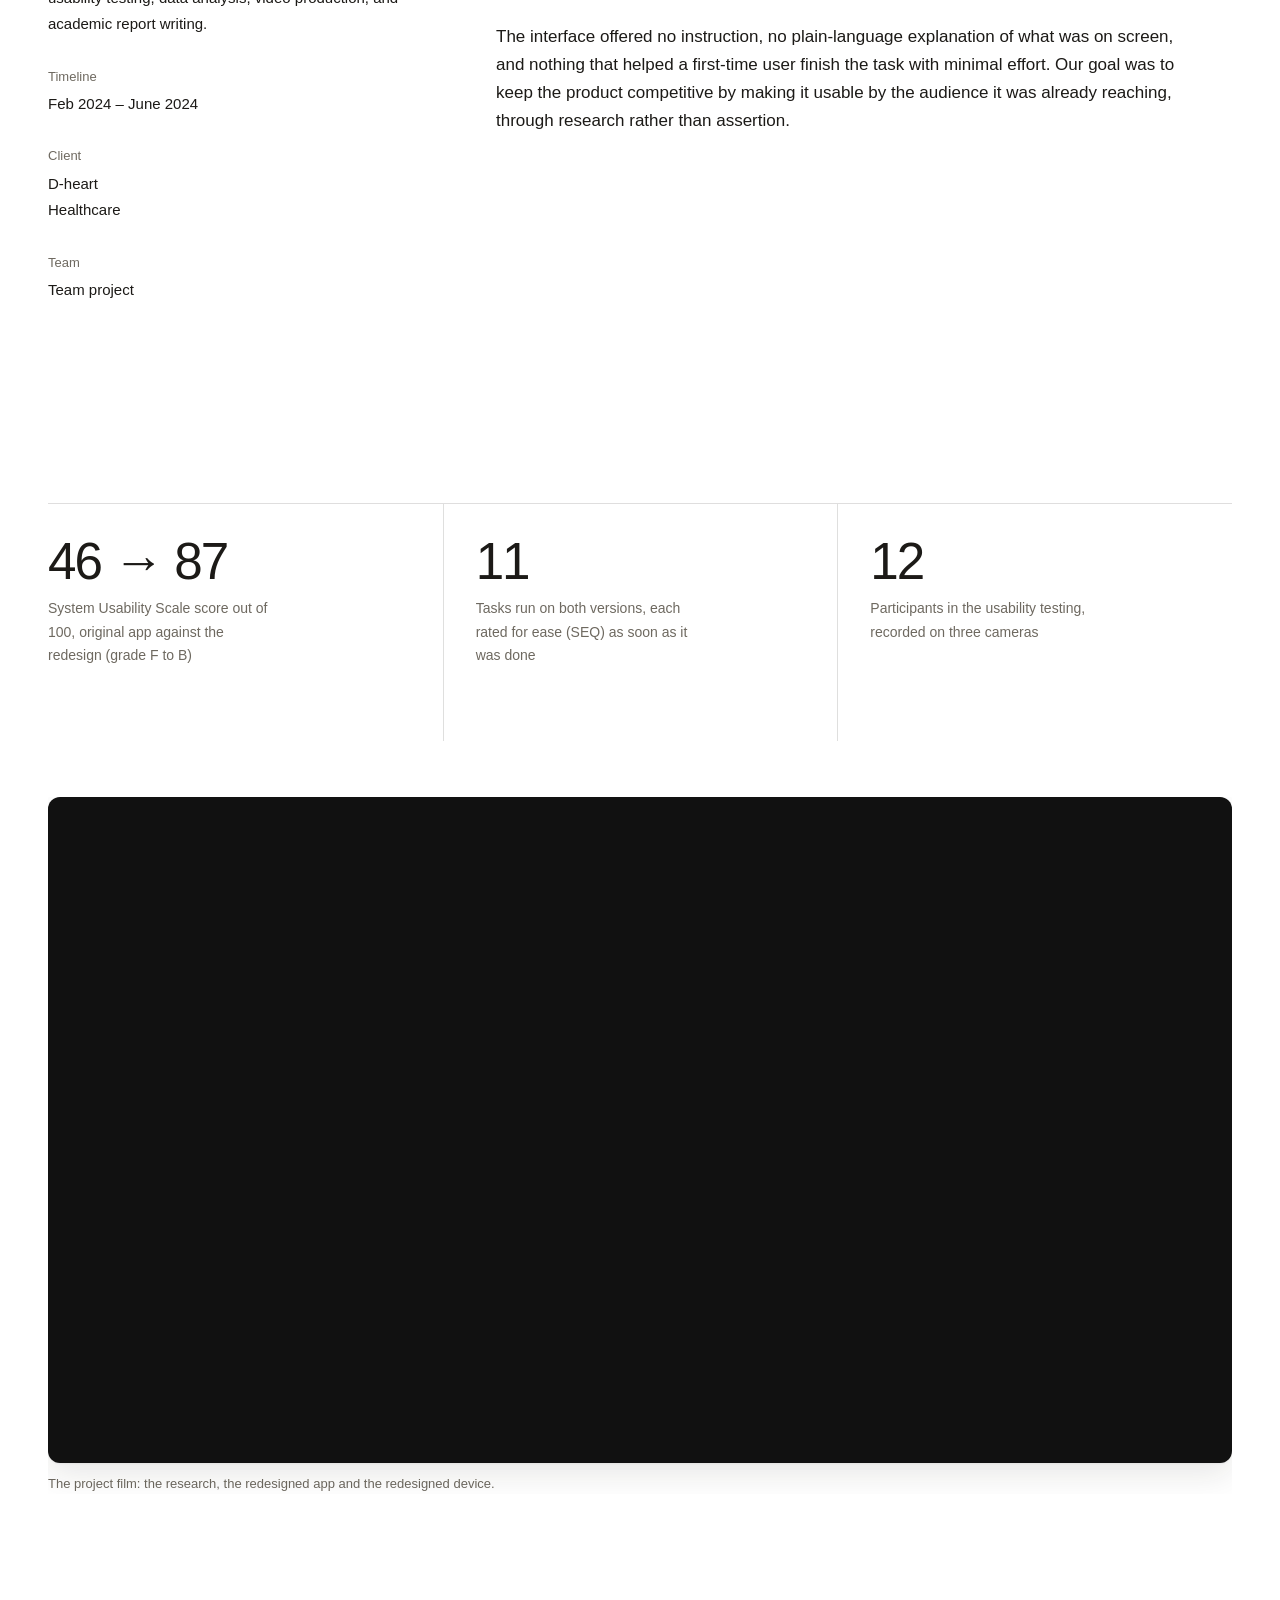
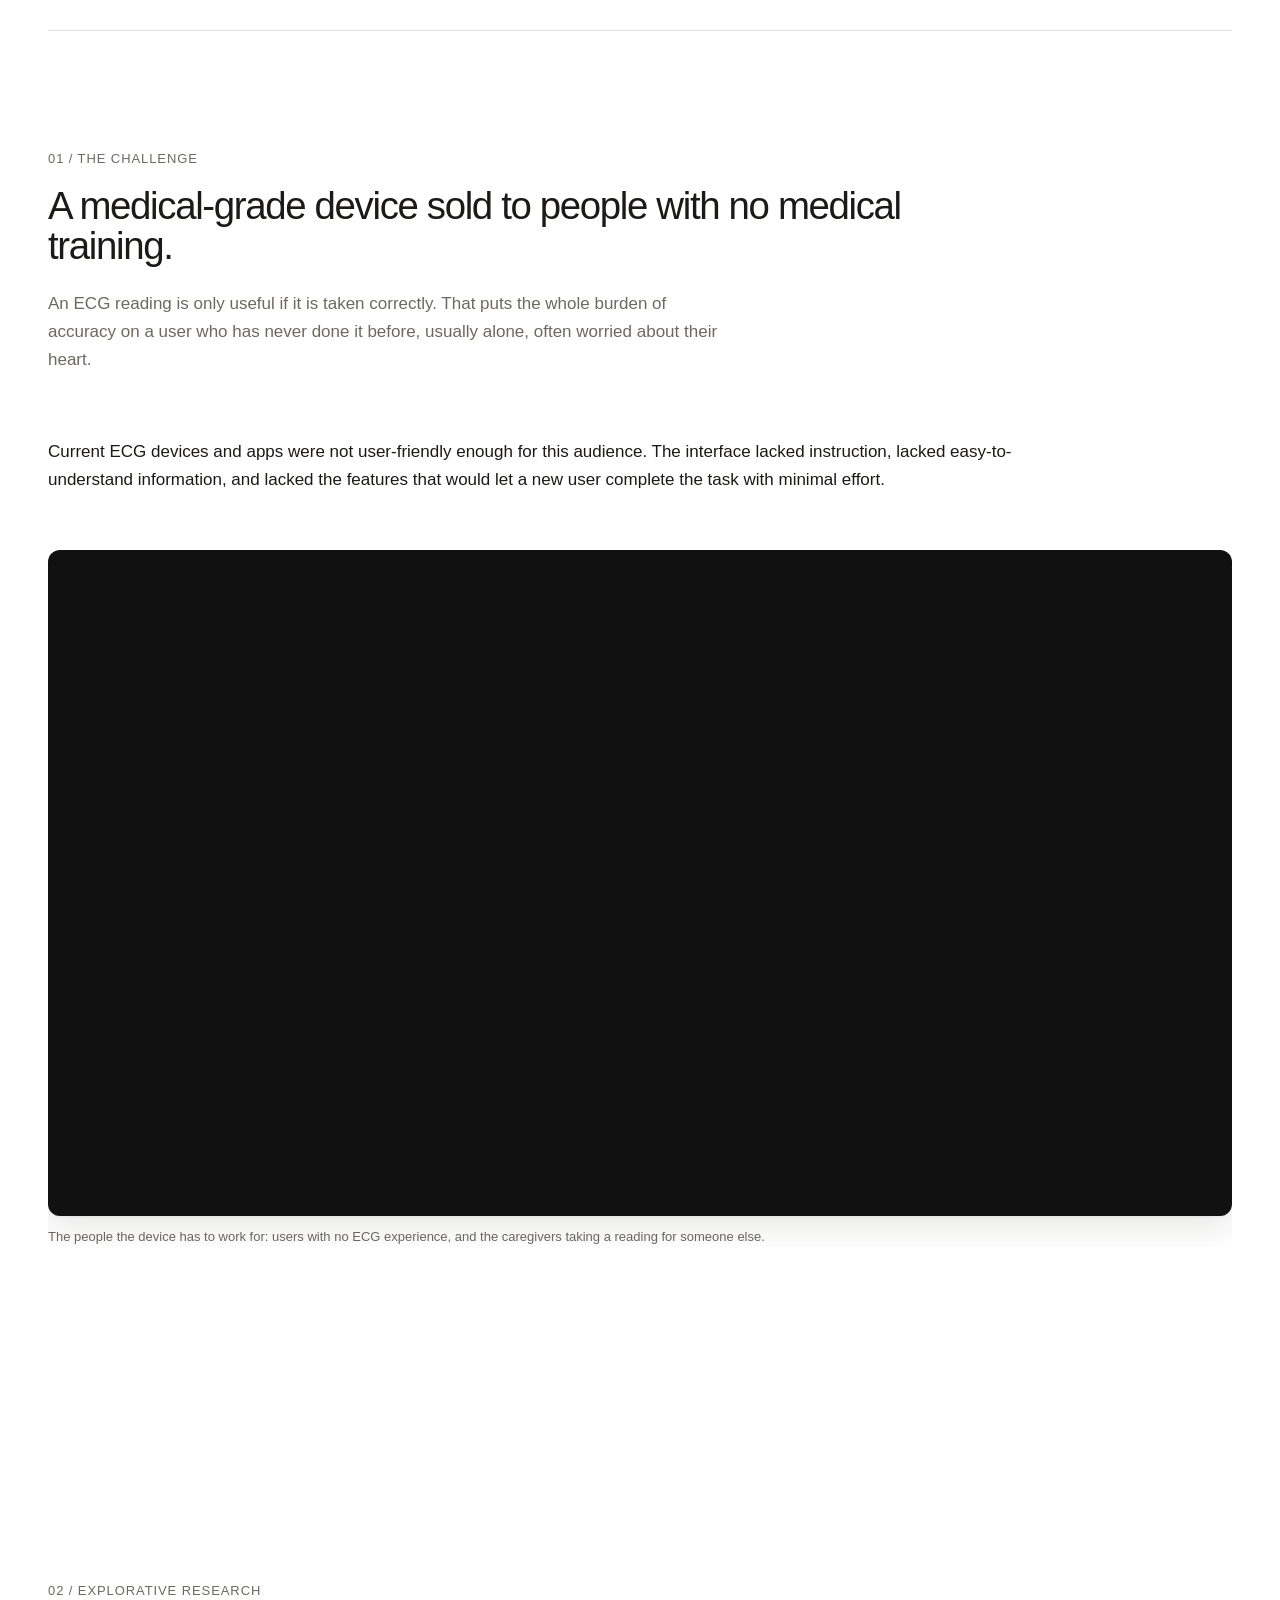
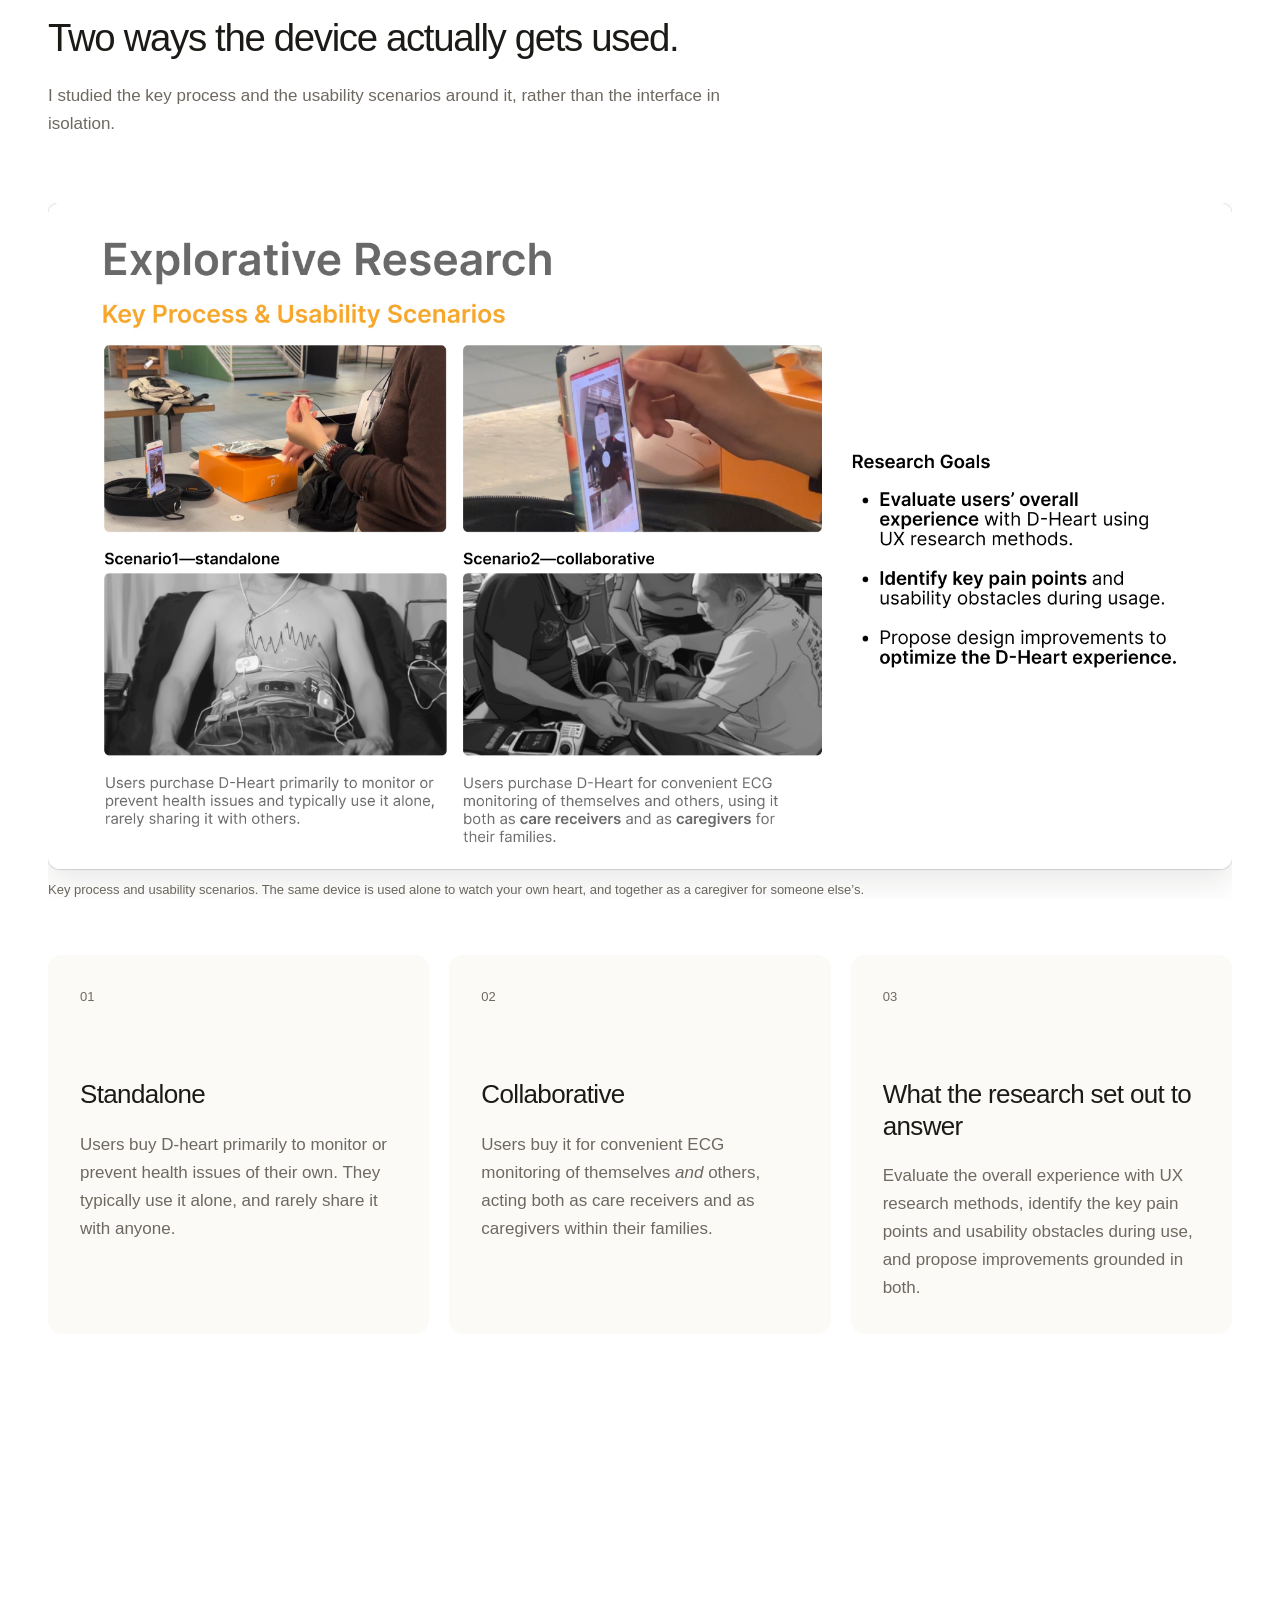
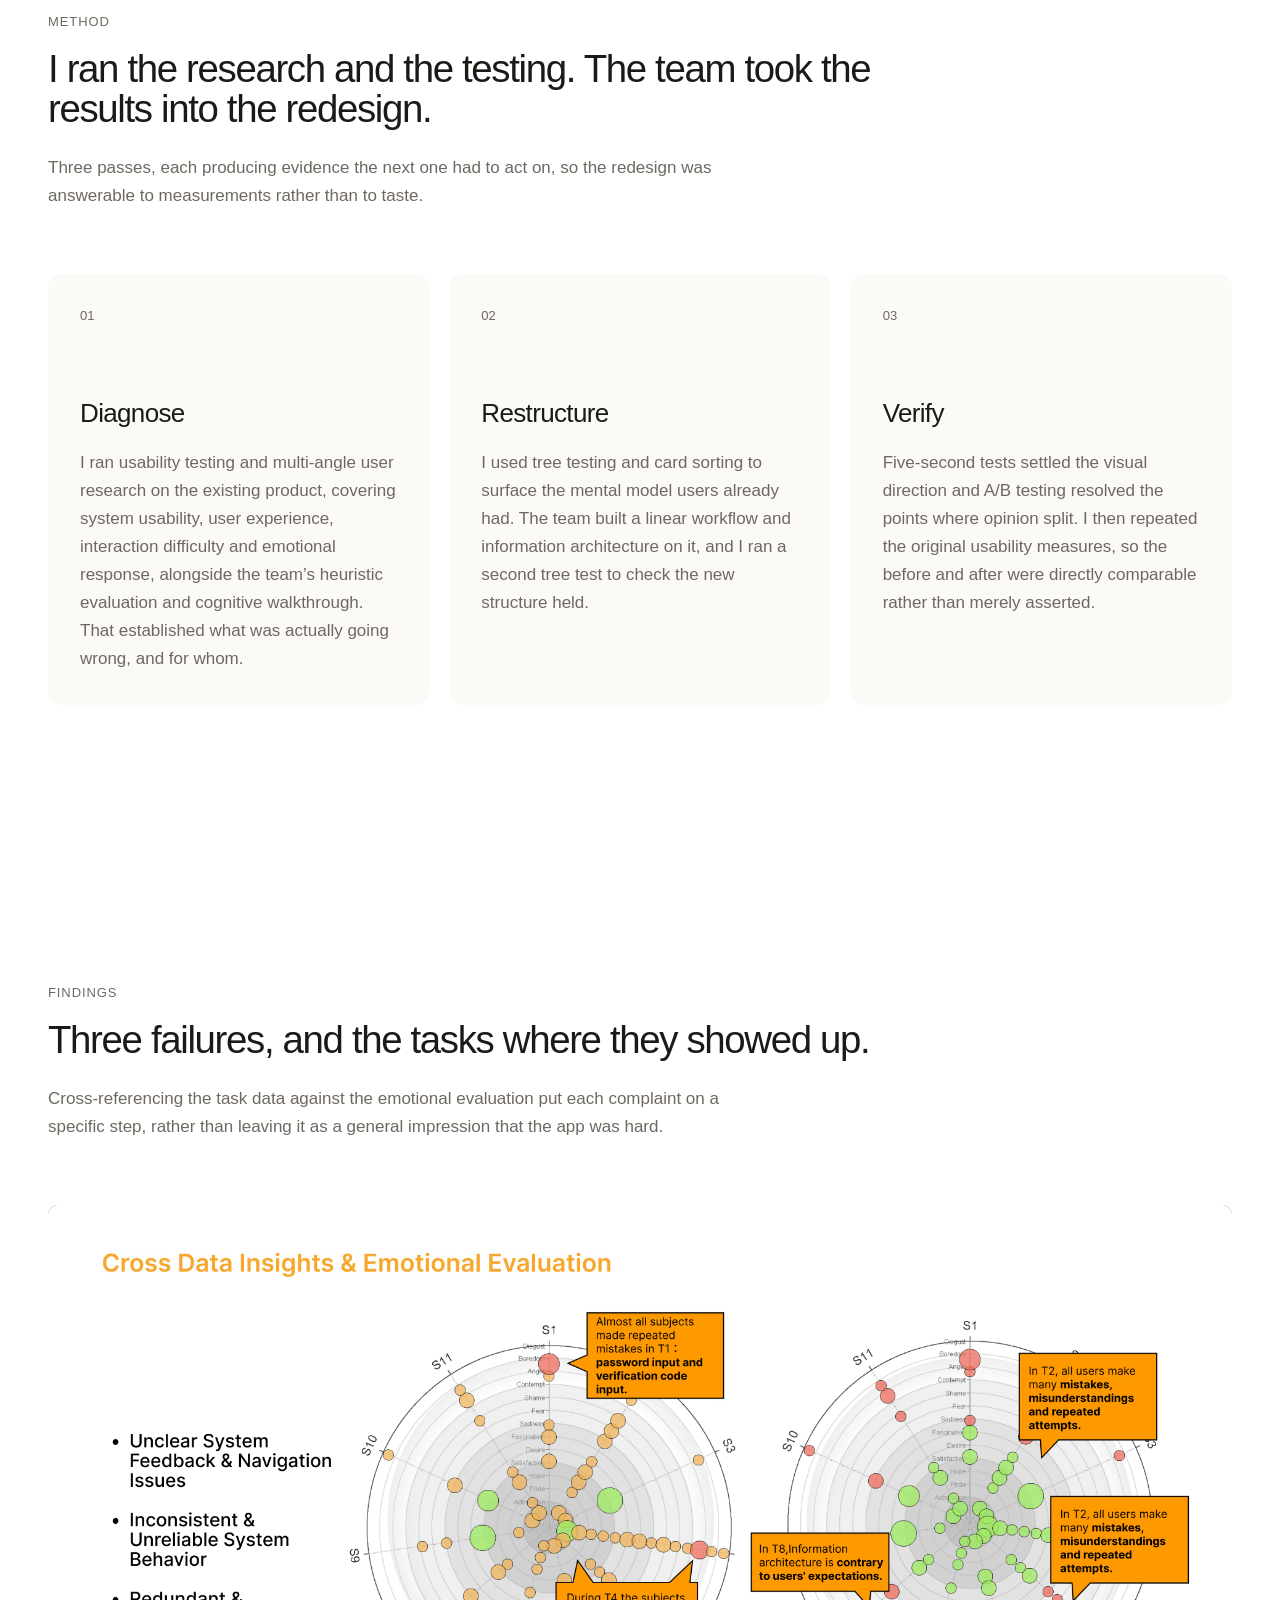
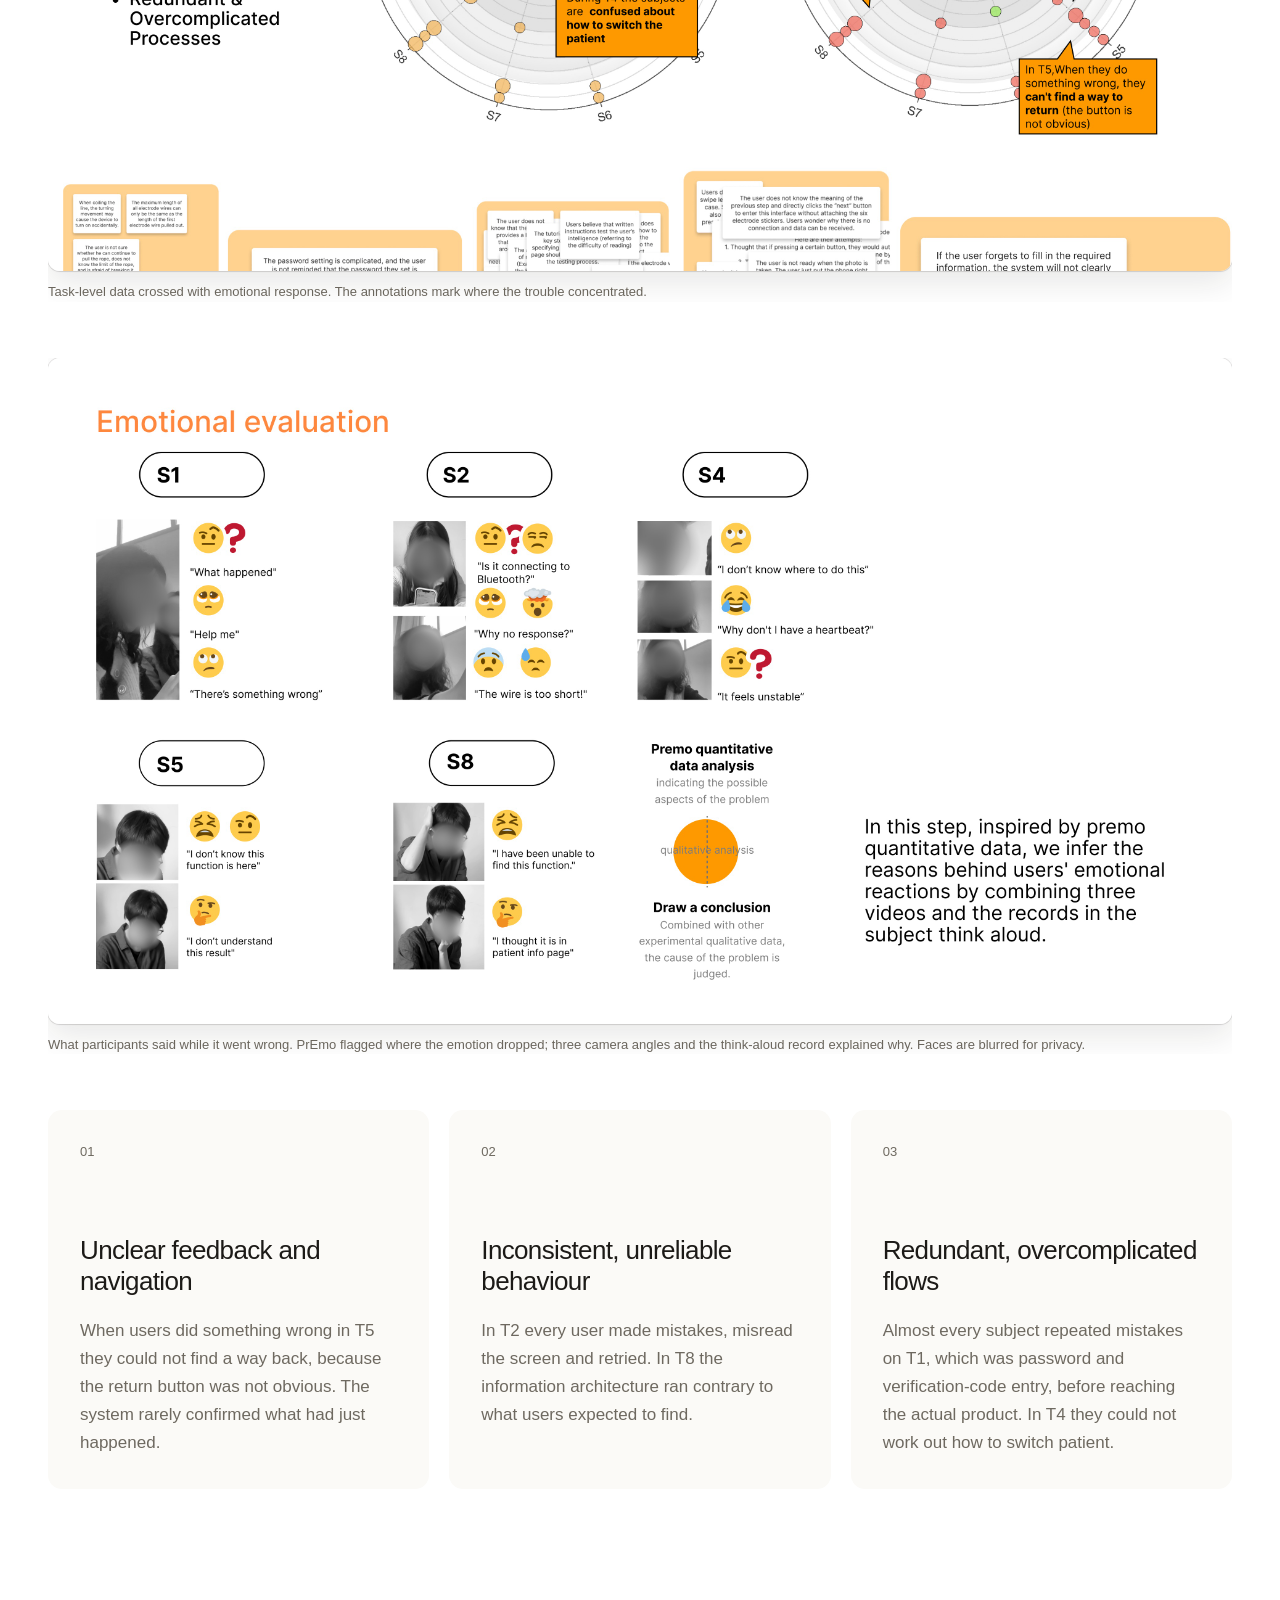
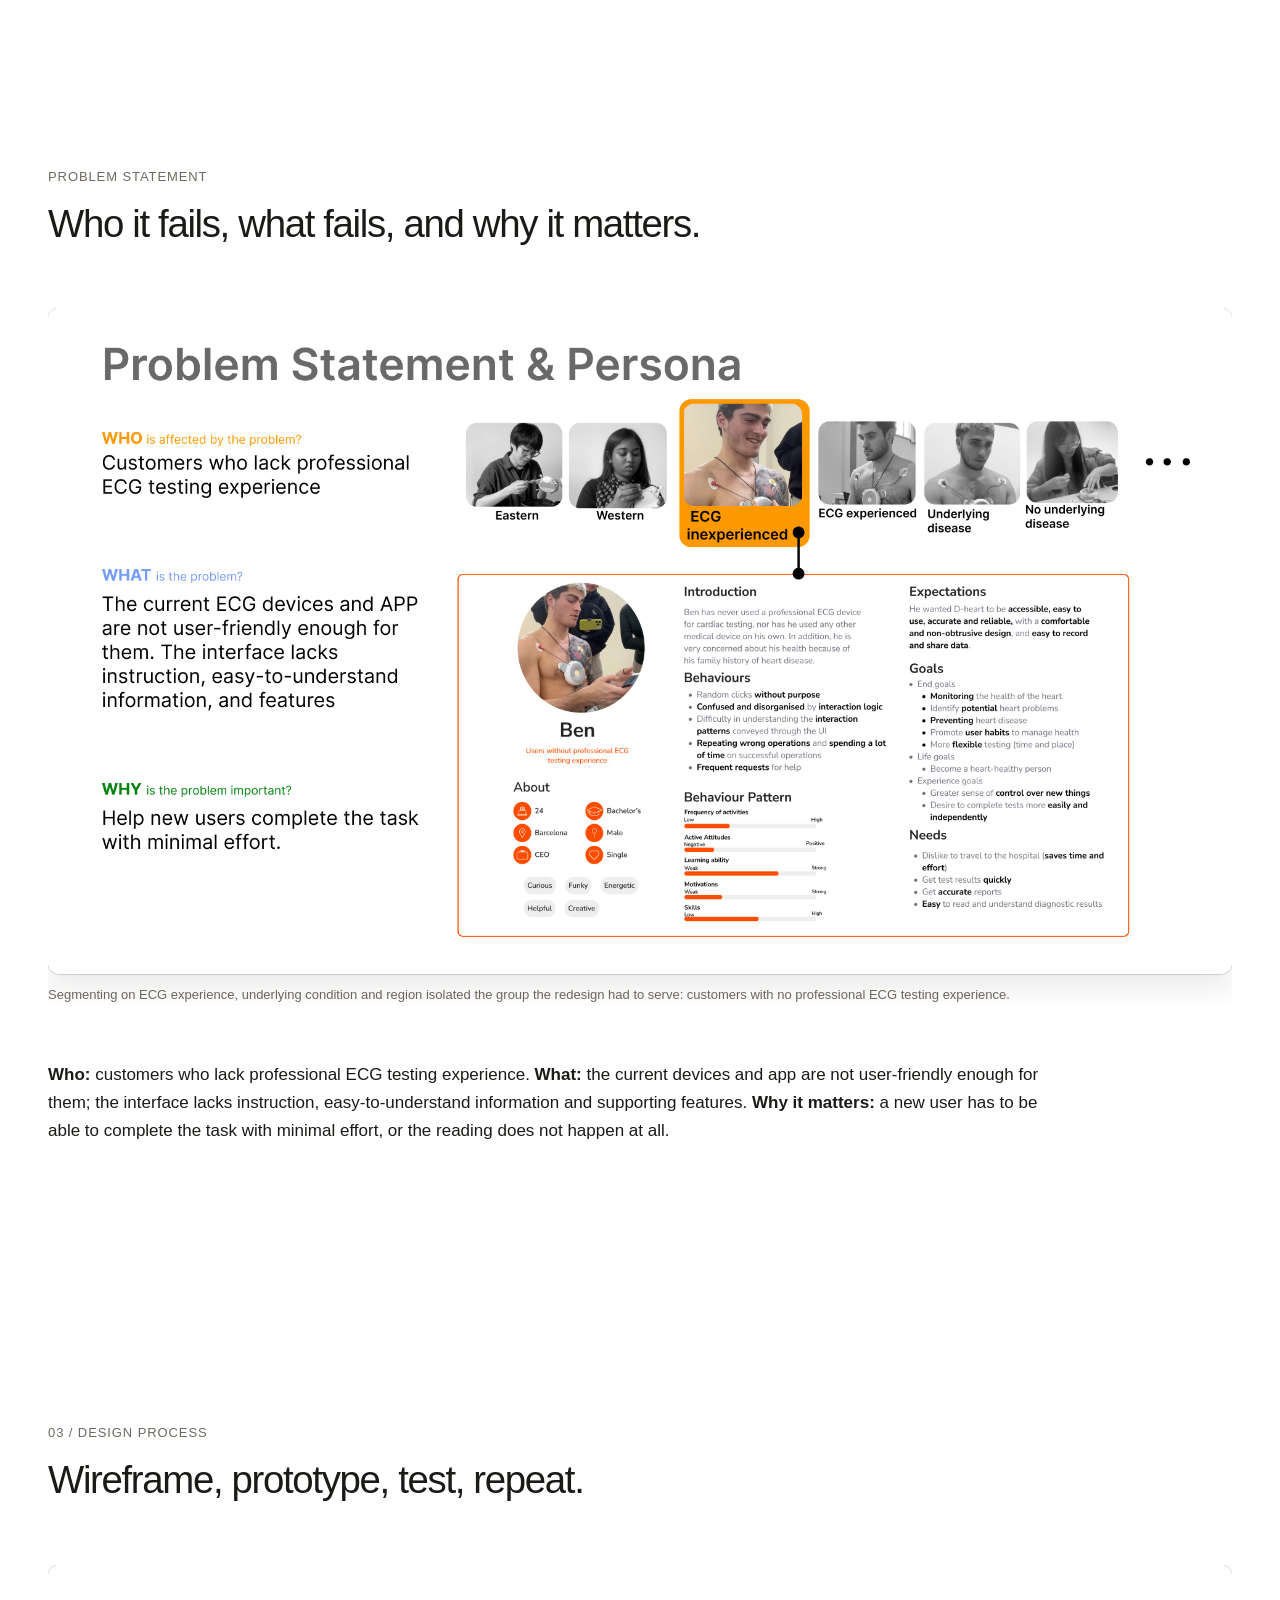
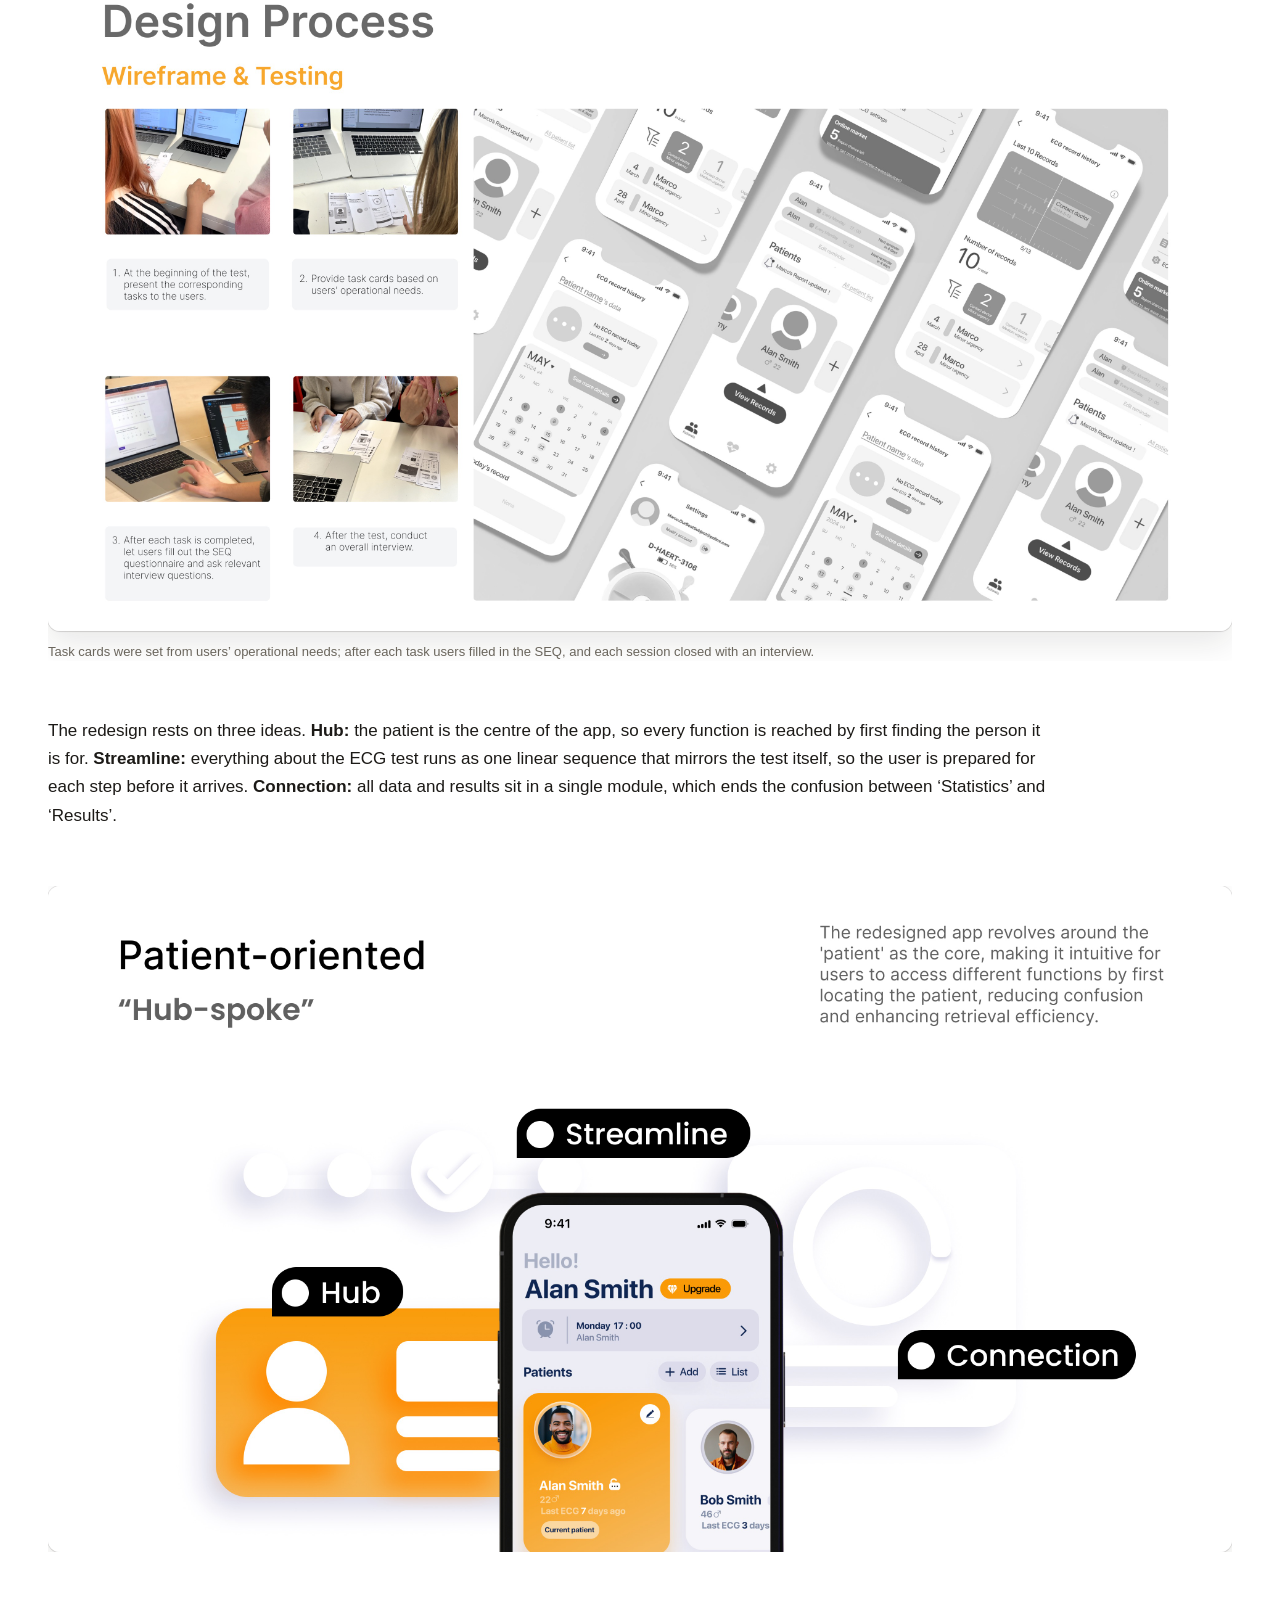
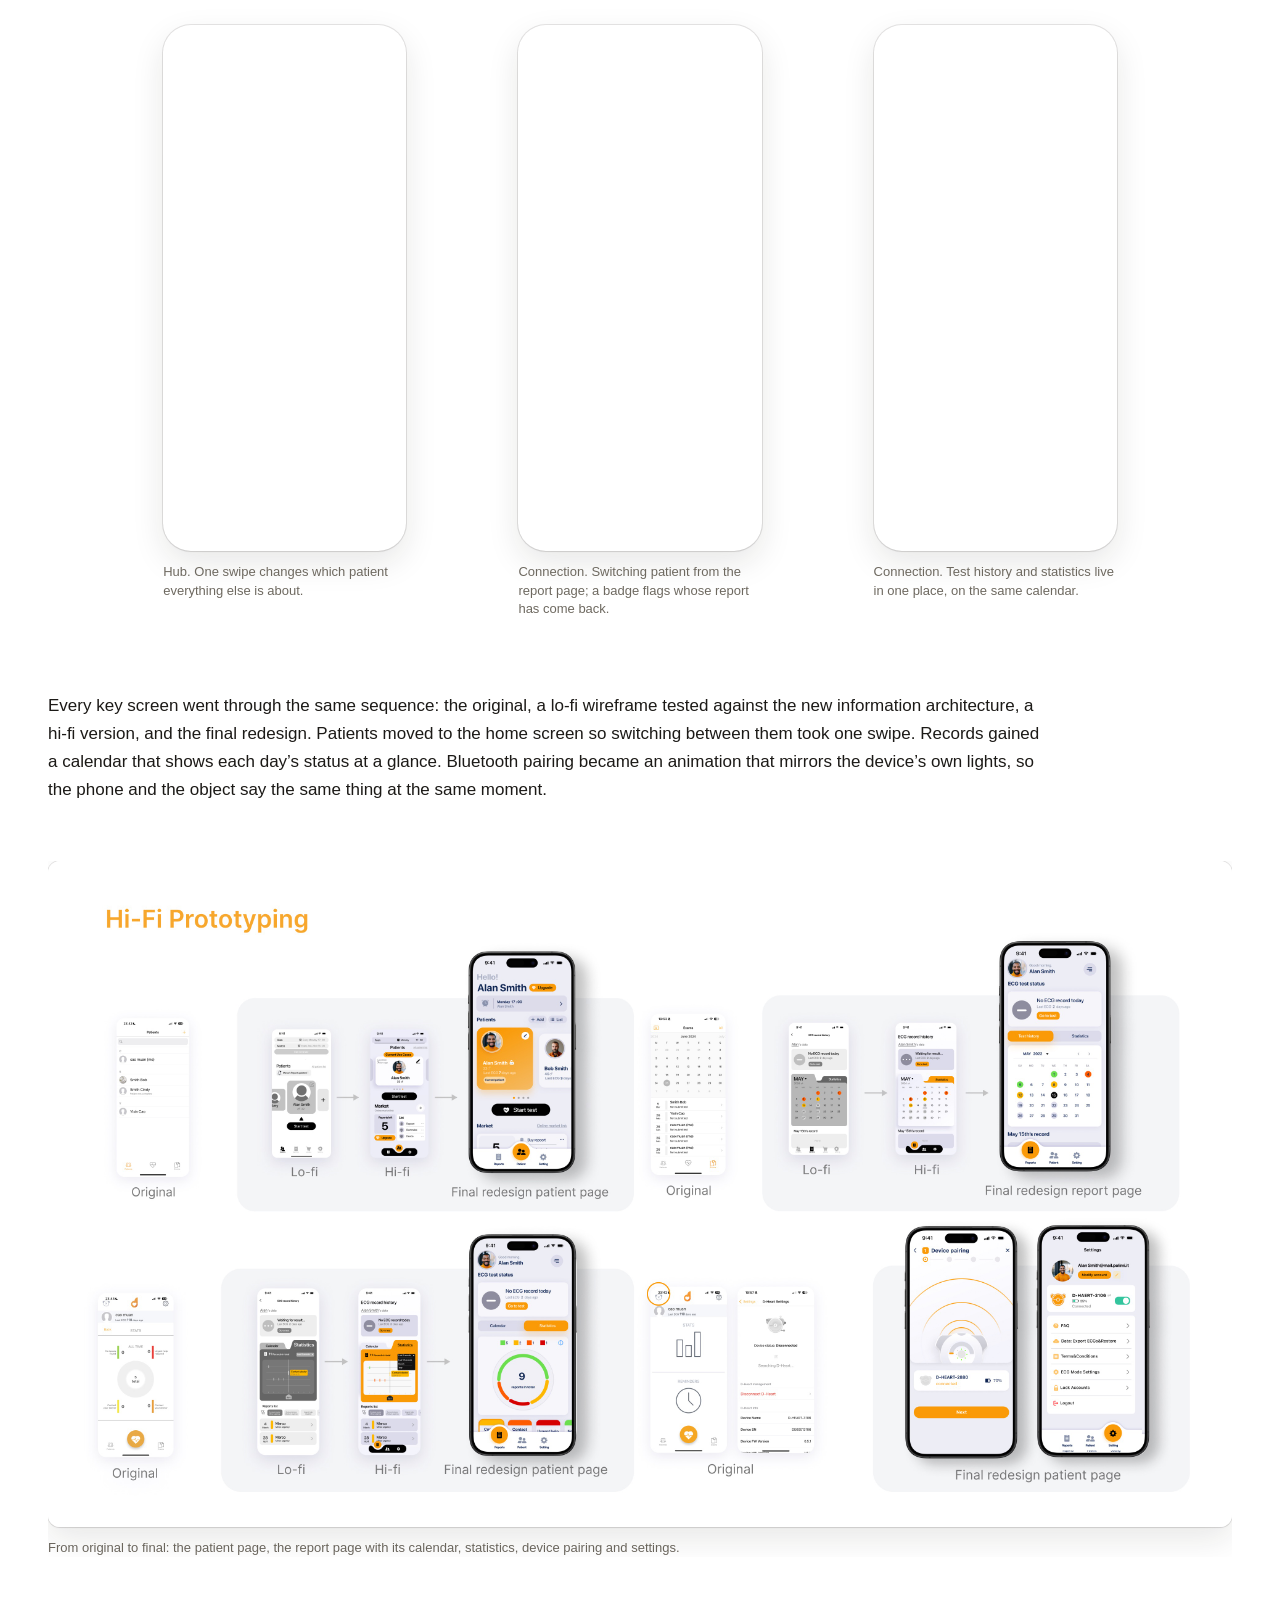
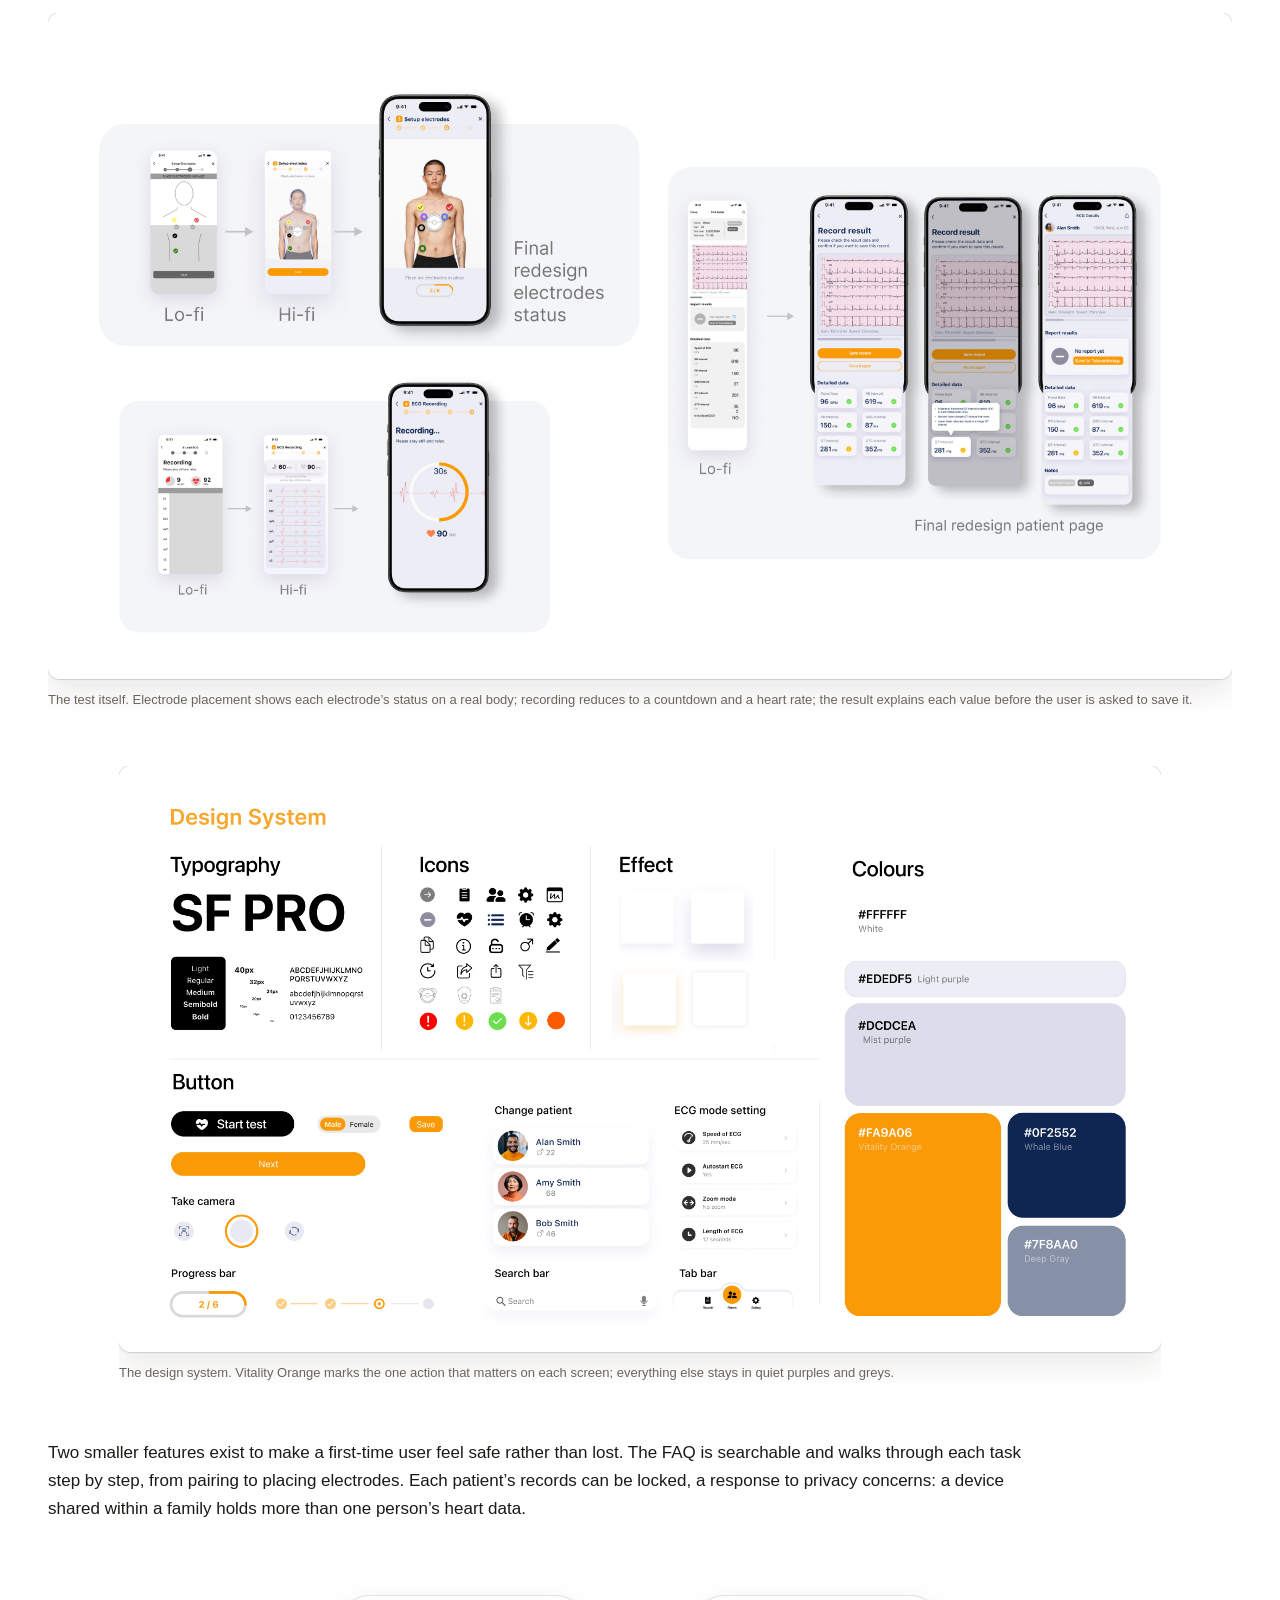
<file: d-heart.html>
<!DOCTYPE html>
<html lang="en">

<head>

  <meta charset="UTF-8">
  <meta name="viewport" content="width=device-width, initial-scale=1.0">

  <title>D-heart &middot; Mindan Chen</title>
  <meta name="description" content="Redesigning the D-heart ECG app and product for people with no clinical training, so a first reading is something they can complete on their own.">

  <script>document.documentElement.className += " js";</script>

  <link rel="stylesheet" href="css/global.css">
  <link rel="stylesheet" href="css/project.css">

</head>

<body>

<a class="skip-link" href="#main">Skip to content</a>

<header class="site-header">

  <nav class="site-nav">

    <a class="site-logo" href="index.html">Mindan Chen</a>

    <div class="nav-links">
      <a data-nav="work"    href="index.html#work">Work</a>
      <a data-nav="about"   href="about.html">About</a>
      <a data-cv-link aria-disabled="true">CV</a>
    </div>

  </nav>

</header>


<main id="main">

<!-- ============ HERO ============ -->

<section class="project-hero page">

  <div class="project-hero-meta" data-reveal>
    <span>D-heart</span>
    <span>2024</span>
  </div>

  <h1 class="project-hero-title" data-reveal data-delay="1">Making an ECG readable by someone who has never taken one.</h1>

  <p class="project-hero-description" data-reveal data-delay="2">D-heart is a hospital-grade portable electrocardiograph: users take their own ECG and receive a report from a cardiologist. In a university&ndash;enterprise collaboration between Politecnico di Milano and D-heart, our team analysed that experience and redesigned the interface around the people it was actually reaching, who are users with no clinical training, taking a reading alone.</p>

  <div class="project-hero-image" data-reveal-image><img src="assets/d-heart/hero.jpg" width="3840" height="2160" alt="D-heart Redesign: the portable ECG device beside the redesigned app, held in one hand" fetchpriority="high" decoding="async"></div>

</section>


<!-- ============ PROJECT INFO ============ -->

<section class="project-info-block page">

  <div class="project-info-grid">

    <div class="project-meta-list" data-reveal>

      <div class="meta-item">
        <p>My role</p>
        <strong>User research, UI/UX design, high-fidelity prototyping, usability testing, data analysis, video production, and academic report writing.</strong>
      </div>

      <div class="meta-item">
        <p>Timeline</p>
        <strong>Feb 2024 &ndash; June 2024</strong>
      </div>

      <div class="meta-item">
        <p>Client</p>
        <strong>D-heart<br>Healthcare</strong>
      </div>

      <div class="meta-item">
        <p>Team</p>
        <strong>Team project</strong>
      </div>

    </div>

    <div class="project-copy" data-reveal data-delay="1">
      <p class="text-large">The company was selling to customers who had never performed a professional ECG test. The existing device and app assumed otherwise.</p>
      <p>The interface offered no instruction, no plain-language explanation of what was on screen, and nothing that helped a first-time user finish the task with minimal effort. Our goal was to keep the product competitive by making it usable by the audience it was already reaching, through research rather than assertion.</p>
    </div>

  </div>

</section>


<!-- ============ RESULTS AT A GLANCE + FILM ============ -->

<section class="project-section compact page">

  <div class="stat-grid">

    <div class="stat" data-reveal data-delay="1">
      <p class="stat-number">46 &rarr; 87</p>
      <p class="stat-label">System Usability Scale score out of 100, original app against the redesign (grade F to B)</p>
    </div>

    <div class="stat" data-reveal data-delay="2">
      <p class="stat-number">11</p>
      <p class="stat-label">Tasks run on both versions, each rated for ease (SEQ) as soon as it was done</p>
    </div>

    <div class="stat" data-reveal data-delay="3">
      <p class="stat-number">12</p>
      <p class="stat-label">Participants in the usability testing, recorded on three cameras</p>
    </div>

  </div>

  <figure class="media media-full" data-reveal-image><div class="video-frame"><iframe src="https://www.youtube.com/embed/MIi17YujwQo" title="D-heart Redesign: the project film" loading="lazy" allow="accelerometer; autoplay; clipboard-write; encrypted-media; gyroscope; picture-in-picture; web-share" referrerpolicy="strict-origin-when-cross-origin" allowfullscreen></iframe></div><figcaption class="caption">The project film: the research, the redesigned app and the redesigned device.</figcaption></figure>

</section>


<div class="page">
  <div class="divider"></div>
</div>


<!-- ============ 01 CONTEXT ============ -->

<section class="project-section page">

  <div class="section-heading" data-reveal>
    <p class="eyebrow">01 / The challenge</p>
    <h2>A medical-grade device sold to people with no medical training.</h2>
    <p>An ECG reading is only useful if it is taken correctly. That puts the whole burden of accuracy on a user who has never done it before, usually alone, often worried about their heart.</p>
  </div>

  <div class="project-copy copy-wide" data-reveal>
    <p>Current ECG devices and apps were not user-friendly enough for this audience. The interface lacked instruction, lacked easy-to-understand information, and lacked the features that would let a new user complete the task with minimal effort.</p>
  </div>

  <figure class="media media-full" data-reveal-image><div class="video-frame"><iframe src="https://www.youtube.com/embed/C5qWinvH9dM" title="D-heart: the users the device has to work for" loading="lazy" allow="accelerometer; autoplay; clipboard-write; encrypted-media; gyroscope; picture-in-picture; web-share" referrerpolicy="strict-origin-when-cross-origin" allowfullscreen></iframe></div><figcaption class="caption">The people the device has to work for: users with no ECG experience, and the caregivers taking a reading for someone else.</figcaption></figure>

</section>


<!-- ============ 02 RESEARCH ============ -->

<section class="project-section major page">

  <div class="section-heading" data-reveal>
    <p class="eyebrow">02 / Explorative research</p>
    <h2>Two ways the device actually gets used.</h2>
    <p>I studied the key process and the usability scenarios around it, rather than the interface in isolation.</p>
  </div>

  <figure class="media media-full" data-reveal-image><img src="assets/d-heart/research.jpg" width="3840" height="2160" alt="Explorative research board: standalone and collaborative usage scenarios, with the research goals" loading="lazy" decoding="async"><figcaption class="caption">Key process and usability scenarios. The same device is used alone to watch your own heart, and together as a caregiver for someone else&rsquo;s.</figcaption></figure>

  <div class="insight-grid">

    <article class="insight-card" data-reveal data-delay="1">
      <span class="insight-number">01</span>
      <h3>Standalone</h3>
      <p>Users buy D-heart primarily to monitor or prevent health issues of their own. They typically use it alone, and rarely share it with anyone.</p>
    </article>

    <article class="insight-card" data-reveal data-delay="2">
      <span class="insight-number">02</span>
      <h3>Collaborative</h3>
      <p>Users buy it for convenient ECG monitoring of themselves <em>and</em> others, acting both as care receivers and as caregivers within their families.</p>
    </article>

    <article class="insight-card" data-reveal data-delay="3">
      <span class="insight-number">03</span>
      <h3>What the research set out to answer</h3>
      <p>Evaluate the overall experience with UX research methods, identify the key pain points and usability obstacles during use, and propose improvements grounded in both.</p>
    </article>

  </div>

</section>


<!-- ============ METHOD ============ -->

<section class="project-section page">

  <div class="section-heading" data-reveal>
    <p class="eyebrow">Method</p>
    <h2>I ran the research and the testing. The team took the results into the redesign.</h2>
    <p>Three passes, each producing evidence the next one had to act on, so the redesign was answerable to measurements rather than to taste.</p>
  </div>

  <div class="insight-grid">

    <article class="insight-card" data-reveal data-delay="1">
      <span class="insight-number">01</span>
      <h3>Diagnose</h3>
      <p>I ran usability testing and multi-angle user research on the existing product, covering system usability, user experience, interaction difficulty and emotional response, alongside the team&rsquo;s heuristic evaluation and cognitive walkthrough. That established what was actually going wrong, and for whom.</p>
    </article>

    <article class="insight-card" data-reveal data-delay="2">
      <span class="insight-number">02</span>
      <h3>Restructure</h3>
      <p>I used tree testing and card sorting to surface the mental model users already had. The team built a linear workflow and information architecture on it, and I ran a second tree test to check the new structure held.</p>
    </article>

    <article class="insight-card" data-reveal data-delay="3">
      <span class="insight-number">03</span>
      <h3>Verify</h3>
      <p>Five-second tests settled the visual direction and A/B testing resolved the points where opinion split. I then repeated the original usability measures, so the before and after were directly comparable rather than merely asserted.</p>
    </article>

  </div>

</section>


<!-- ============ FINDINGS ============ -->

<section class="project-section major page">

  <div class="section-heading" data-reveal>
    <p class="eyebrow">Findings</p>
    <h2>Three failures, and the tasks where they showed up.</h2>
    <p>Cross-referencing the task data against the emotional evaluation put each complaint on a specific step, rather than leaving it as a general impression that the app was hard.</p>
  </div>

  <figure class="media media-full" data-reveal-image><img src="assets/d-heart/insights.jpg" width="3840" height="2160" alt="Cross data insights and emotional evaluation: radar charts of task performance annotated with where users failed" loading="lazy" decoding="async"><figcaption class="caption">Task-level data crossed with emotional response. The annotations mark where the trouble concentrated.</figcaption></figure>

  <figure class="media media-full" data-reveal-image><img src="assets/d-heart/emotional-evaluation.jpg" width="3840" height="2160" alt="Emotional evaluation board: stills of five participants with their faces blurred, each paired with emoji ratings and what they said aloud, such as &lsquo;Is it connecting to Bluetooth?&rsquo; and &lsquo;Why don&rsquo;t I have a heartbeat?&rsquo;" loading="lazy" decoding="async"><figcaption class="caption">What participants said while it went wrong. PrEmo flagged where the emotion dropped; three camera angles and the think-aloud record explained why. Faces are blurred for privacy.</figcaption></figure>

  <div class="insight-grid">

    <article class="insight-card" data-reveal data-delay="1">
      <span class="insight-number">01</span>
      <h3>Unclear feedback and navigation</h3>
      <p>When users did something wrong in T5 they could not find a way back, because the return button was not obvious. The system rarely confirmed what had just happened.</p>
    </article>

    <article class="insight-card" data-reveal data-delay="2">
      <span class="insight-number">02</span>
      <h3>Inconsistent, unreliable behaviour</h3>
      <p>In T2 every user made mistakes, misread the screen and retried. In T8 the information architecture ran contrary to what users expected to find.</p>
    </article>

    <article class="insight-card" data-reveal data-delay="3">
      <span class="insight-number">03</span>
      <h3>Redundant, overcomplicated flows</h3>
      <p>Almost every subject repeated mistakes on T1, which was password and verification-code entry, before reaching the actual product. In T4 they could not work out how to switch patient.</p>
    </article>

  </div>

</section>


<section class="project-section page">

  <div class="section-heading" data-reveal>
    <p class="eyebrow">Problem statement</p>
    <h2>Who it fails, what fails, and why it matters.</h2>
  </div>

  <figure class="media media-full" data-reveal-image><img src="assets/d-heart/persona.jpg" width="3840" height="2160" alt="Problem statement and persona board: user segmentation and the primary persona, Ben" loading="lazy" decoding="async"><figcaption class="caption">Segmenting on ECG experience, underlying condition and region isolated the group the redesign had to serve: customers with no professional ECG testing experience.</figcaption></figure>

  <div class="project-copy copy-wide" data-reveal>
    <p><strong>Who:</strong> customers who lack professional ECG testing experience. <strong>What:</strong> the current devices and app are not user-friendly enough for them; the interface lacks instruction, easy-to-understand information and supporting features. <strong>Why it matters:</strong> a new user has to be able to complete the task with minimal effort, or the reading does not happen at all.</p>
  </div>

</section>


<!-- ============ 03 DESIGN PROCESS ============ -->

<section class="project-section major page">

  <div class="section-heading" data-reveal>
    <p class="eyebrow">03 / Design process</p>
    <h2>Wireframe, prototype, test, repeat.</h2>
  </div>

  <figure class="media media-full" data-reveal-image><img src="assets/d-heart/process.jpg" width="3840" height="2160" alt="Design process board: wireframe and testing sessions alongside the wireframe set" loading="lazy" decoding="async"><figcaption class="caption">Task cards were set from users&rsquo; operational needs; after each task users filled in the SEQ, and each session closed with an interview.</figcaption></figure>

  <div class="project-copy copy-wide" data-reveal>
    <p>The redesign rests on three ideas. <strong>Hub:</strong> the patient is the centre of the app, so every function is reached by first finding the person it is for. <strong>Streamline:</strong> everything about the ECG test runs as one linear sequence that mirrors the test itself, so the user is prepared for each step before it arrives. <strong>Connection:</strong> all data and results sit in a single module, which ends the confusion between &lsquo;Statistics&rsquo; and &lsquo;Results&rsquo;.</p>
  </div>

  <figure class="media media-full" data-reveal-image><img src="assets/d-heart/concept.jpg" width="3840" height="2160" alt="Patient-oriented, hub-and-spoke: the redesigned home screen with the patient card at its centre, labelled Hub, Streamline and Connection" loading="lazy" decoding="async"></figure>

  <div class="media-phones" data-reveal>
    <figure>
      <video src="assets/d-heart/switch-patient.mp4" width="720" height="1558" autoplay muted loop playsinline preload="metadata" aria-label="Prototype recording: swiping between patient cards on the home screen"></video>
      <figcaption class="caption">Hub. One swipe changes which patient everything else is about.</figcaption>
    </figure>
    <figure>
      <video src="assets/d-heart/report-update.mp4" width="720" height="1558" autoplay muted loop playsinline preload="metadata" aria-label="Prototype recording: switching patient from the report page, with a badge marking the patient whose report has been updated"></video>
      <figcaption class="caption">Connection. Switching patient from the report page; a badge flags whose report has come back.</figcaption>
    </figure>
    <figure>
      <video src="assets/d-heart/statistics.mp4" width="720" height="1558" autoplay muted loop playsinline preload="metadata" aria-label="Prototype recording: the records page, moving between test history on a calendar and statistics"></video>
      <figcaption class="caption">Connection. Test history and statistics live in one place, on the same calendar.</figcaption>
    </figure>
  </div>

  <div class="project-copy copy-wide" data-reveal>
    <p>Every key screen went through the same sequence: the original, a lo-fi wireframe tested against the new information architecture, a hi-fi version, and the final redesign. Patients moved to the home screen so switching between them took one swipe. Records gained a calendar that shows each day&rsquo;s status at a glance. Bluetooth pairing became an animation that mirrors the device&rsquo;s own lights, so the phone and the object say the same thing at the same moment.</p>
  </div>

  <figure class="media media-full" data-reveal-image><img src="assets/d-heart/hifi-screens.jpg" width="3840" height="2160" alt="Hi-fi prototyping board: original, lo-fi, hi-fi and final versions of the patient page, report page, statistics, device pairing and settings" loading="lazy" decoding="async"><figcaption class="caption">From original to final: the patient page, the report page with its calendar, statistics, device pairing and settings.</figcaption></figure>

  <figure class="media media-full" data-reveal-image><img src="assets/d-heart/hifi-test-flow.jpg" width="3840" height="2160" alt="The test flow redesigned: electrode placement guide, ECG recording screen and record result, each from lo-fi to final" loading="lazy" decoding="async"><figcaption class="caption">The test itself. Electrode placement shows each electrode&rsquo;s status on a real body; recording reduces to a countdown and a heart rate; the result explains each value before the user is asked to save it.</figcaption></figure>

  <figure class="media media-wide" data-reveal-image><img src="assets/d-heart/design-system.jpg" width="3840" height="2160" alt="Design system: SF Pro type scale, icon set, shadows, buttons, patient switcher, ECG mode settings, progress, search and tab bars, and a palette led by Vitality Orange and Whale Blue" loading="lazy" decoding="async"><figcaption class="caption">The design system. Vitality Orange marks the one action that matters on each screen; everything else stays in quiet purples and greys.</figcaption></figure>

  <div class="project-copy copy-wide" data-reveal>
    <p>Two smaller features exist to make a first-time user feel safe rather than lost. The FAQ is searchable and walks through each task step by step, from pairing to placing electrodes. Each patient&rsquo;s records can be locked, a response to privacy concerns: a device shared within a family holds more than one person&rsquo;s heart data.</p>
  </div>

  <div class="media-phones" data-reveal>
    <figure>
      <video src="assets/d-heart/faq.mp4" width="720" height="1558" autoplay muted loop playsinline preload="metadata" aria-label="Prototype recording: the FAQ, from settings into a searchable list and a step-by-step guide to recording a self ECG"></video>
      <figcaption class="caption">FAQ, searchable, with step-by-step guides such as recording a self ECG.</figcaption>
    </figure>
    <figure>
      <video src="assets/d-heart/lock-accounts.mp4" width="720" height="1558" autoplay muted loop playsinline preload="metadata" aria-label="Prototype recording: locking an individual patient&rsquo;s records and setting a password"></video>
      <figcaption class="caption">Lock accounts, one patient at a time.</figcaption>
    </figure>
  </div>

</section>


<!-- ============ BEFORE / AFTER ============ -->

<section class="project-section page">

  <div class="section-heading" data-reveal>
    <p class="eyebrow">Before and after</p>
    <h2>The same two tasks, on the original app and on the redesign.</h2>
    <p>In the original, setting a reminder stops on an error until every field is filled in a particular order, and pairing gives no sign of what the device is doing. &lsquo;Is it connecting to Bluetooth?&rsquo; was something participants asked out loud.</p>
  </div>

  <div class="media-phones" data-reveal>
    <figure>
      <video src="assets/d-heart/reminder-original.mp4" width="720" height="1558" autoplay muted loop playsinline preload="metadata" aria-label="Original app recording: adding a reminder, repeatedly hitting a Cannot Create Reminder error"></video>
      <figcaption class="caption">Original. The date picker and the note are separate steps, and missing either one returns &lsquo;Cannot Create Reminder&rsquo;.</figcaption>
    </figure>
    <figure>
      <video src="assets/d-heart/reminder-redesign.mp4" width="720" height="1558" autoplay muted loop playsinline preload="metadata" aria-label="Redesigned prototype recording: creating a reminder with label, date, time and repetition on one screen"></video>
      <figcaption class="caption">Redesign. Label, date, time and repetition on one screen, with nothing left to forget.</figcaption>
    </figure>
  </div>

  <div class="media-phones" data-reveal>
    <figure>
      <video src="assets/d-heart/pairing-original.mp4" width="720" height="1558" autoplay muted loop playsinline preload="metadata" aria-label="Original app recording: Bluetooth pairing with a checklist screen and a generic connecting spinner"></video>
      <figcaption class="caption">Original. A checklist to read, then a spinner that says nothing about the device.</figcaption>
    </figure>
    <figure>
      <video src="assets/d-heart/pairing-redesign.mp4" width="720" height="1558" autoplay muted loop playsinline preload="metadata" aria-label="Redesigned prototype recording: device pairing where the on-screen device lights mirror the real ones, then shows battery and confirms"></video>
      <figcaption class="caption">Redesign. The lights on screen match the lights on the device, so the user can see the two find each other.</figcaption>
    </figure>
  </div>

</section>


<section class="quote-block page">
  <blockquote data-reveal>Prototyping was the most effective way to gain meaningful feedback.</blockquote>
</section>


<!-- ============ BEYOND THE INTERFACE ============ -->

<section class="quote-block page">
  <blockquote data-reveal>Our focus is on the entire interaction process, including product design.</blockquote>
</section>


<section class="project-section major page">

  <div class="section-heading" data-reveal>
    <p class="eyebrow">04 / Beyond the interface</p>
    <h2>The redesign did not stop at the screen.</h2>
    <p>The device itself decides whether a first reading succeeds. How the knob turns, how the electrode wires pay out, whether you can tell it is charging. The same testing that found the app&rsquo;s failures found the hardware&rsquo;s.</p>
  </div>

  <figure class="media media-full" data-reveal-image><div class="video-frame" style="--ratio: 1280 / 689"><iframe src="https://www.youtube.com/embed/bKSmZp7-b-Y" title="D-heart: structure redesign and the intended user experience" loading="lazy" allow="accelerometer; autoplay; clipboard-write; encrypted-media; gyroscope; picture-in-picture; web-share" referrerpolicy="strict-origin-when-cross-origin" allowfullscreen></iframe></div><figcaption class="caption">The structure redesign, and what we wanted the user to feel using it.</figcaption></figure>

  <figure class="media media-full" data-reveal-image><img src="assets/d-heart/product-draft.jpg" width="3840" height="2160" alt="Product draft version: the device annotated with fourteen numbered usability problems and the design responses to them" loading="lazy" decoding="async"><figcaption class="caption">Fourteen problems, located on the object. Users could not tell the on/off switch was the button in the middle, did not know the knob could rotate, mistook the outer ring for the part that turns, and hit the switch by accident while turning it.</figcaption></figure>

  <div class="project-copy copy-wide" data-reveal>
    <p>The central move was the knob: from a part you had to rotate whole, to a toggle paddle that reads as something you push. The rotation then earned a second job, which is an orange progress arc showing how much electrode wire is still available to pay out, which was the problem users could not otherwise see. The switch moved away from the knob so the two could not be confused, and a breathing light took over power state: blinking when low, breathing while charging.</p>
  </div>

  <figure class="media media-full" data-reveal-image><img src="assets/d-heart/second-version.jpg" width="3840" height="2160" alt="Second version: 3D-printed top cover parts fitted to the real device and handled in testing" loading="lazy" decoding="async"><figcaption class="caption">A set of top-cover parts was printed and fitted to the actual device, so the redesign could be handled rather than judged from a render.</figcaption></figure>

  <figure class="media media-full" data-reveal-image><img src="assets/d-heart/internal-structure.jpg" width="3840" height="2160" alt="Internal structure study: exploded view of the redesigned housing, with a UEQ word cloud comparing the original and the redesign" loading="lazy" decoding="async"><figcaption class="caption">The exterior change costs almost nothing inside: only the centre shaft needs to double in diameter. The UEQ comparison is the part worth reading. The original returned <em>boring, conventional, usual</em>; the redesign returned <em>easy to learn, inventive, practical, enjoyable</em>.</figcaption></figure>

  <figure class="media media-full" data-reveal-image><img src="assets/d-heart/final-lights.jpg" width="3840" height="2160" alt="Final device render: a ring of green lights around the centre button showing the battery level, beside the orange knob" loading="lazy" decoding="async"><figcaption class="caption">The final version. The number of lights shows the battery level, and the ring turns red when only two segments are left.</figcaption></figure>

</section>


<!-- ============ 04 RESULTS ============ -->

<section class="project-section major page">

  <div class="section-heading" data-reveal>
    <p class="eyebrow">05 / Results</p>
    <h2>A clean interface, and two projected gains.</h2>
    <p>The redesigned app features a clean, clutter-free interface, making it easier for users to navigate and reach the features that matter.</p>
  </div>

  <div class="stat-grid">

    <div class="stat" data-reveal data-delay="1">
      <div class="stat-number">+35%</div>
      <div class="stat-label">Projected new user adoption, after the improved onboarding</div>
    </div>

    <div class="stat" data-reveal data-delay="2">
      <div class="stat-number">+25%</div>
      <div class="stat-label">Projected user retention, after adding personalisation and customisation</div>
    </div>

    <div class="stat" data-reveal data-delay="3">
      <div class="stat-number">2</div>
      <div class="stat-label">Use scenarios the redesign had to serve at once</div>
    </div>

  </div>

  <div class="project-copy copy-wide" data-reveal>
    <p>Both percentages are projections estimated from the usability sessions rather than figures measured after release. They describe the expected effect of the redesigned onboarding and of the added personalisation, set against how the original app performed on the same tasks.</p>
  </div>

  <figure class="media media-full" data-reveal-image><img src="assets/d-heart/results.jpg" width="3840" height="2160" alt="The redesigned device with the measured results: SEQ scores per task for the original and the redesign, and SUS scores of 46 (grade F) for the original and 87 (grade B) for the redesign" loading="lazy" decoding="async"><figcaption class="caption">What was measured, rather than projected. Repeating the original usability tests on the redesign, the SUS score rose from 46 to 87 out of 100, and task ease (SEQ) rose to the 5.5 benchmark average. Three tasks, viewing expert reports, setting reminders and finding the latest ECG, were flagged for further work.</figcaption></figure>


</section>


<!-- ============ NEXT ============ -->

<a class="next-project page" href="haier.html" data-reveal>
  <p class="next-project-label">Next project</p>
  <h2>Haier Europe &rarr;</h2>
</a>


</main>

<footer class="site-footer page">

  <div class="footer-inner">
    <p>&copy; <span data-year>2026</span> Mindan Chen</p>
    <p>Milan / Europe</p>
  </div>

</footer>

<script src="js/main.js"></script>

</body>

</html>
</file>
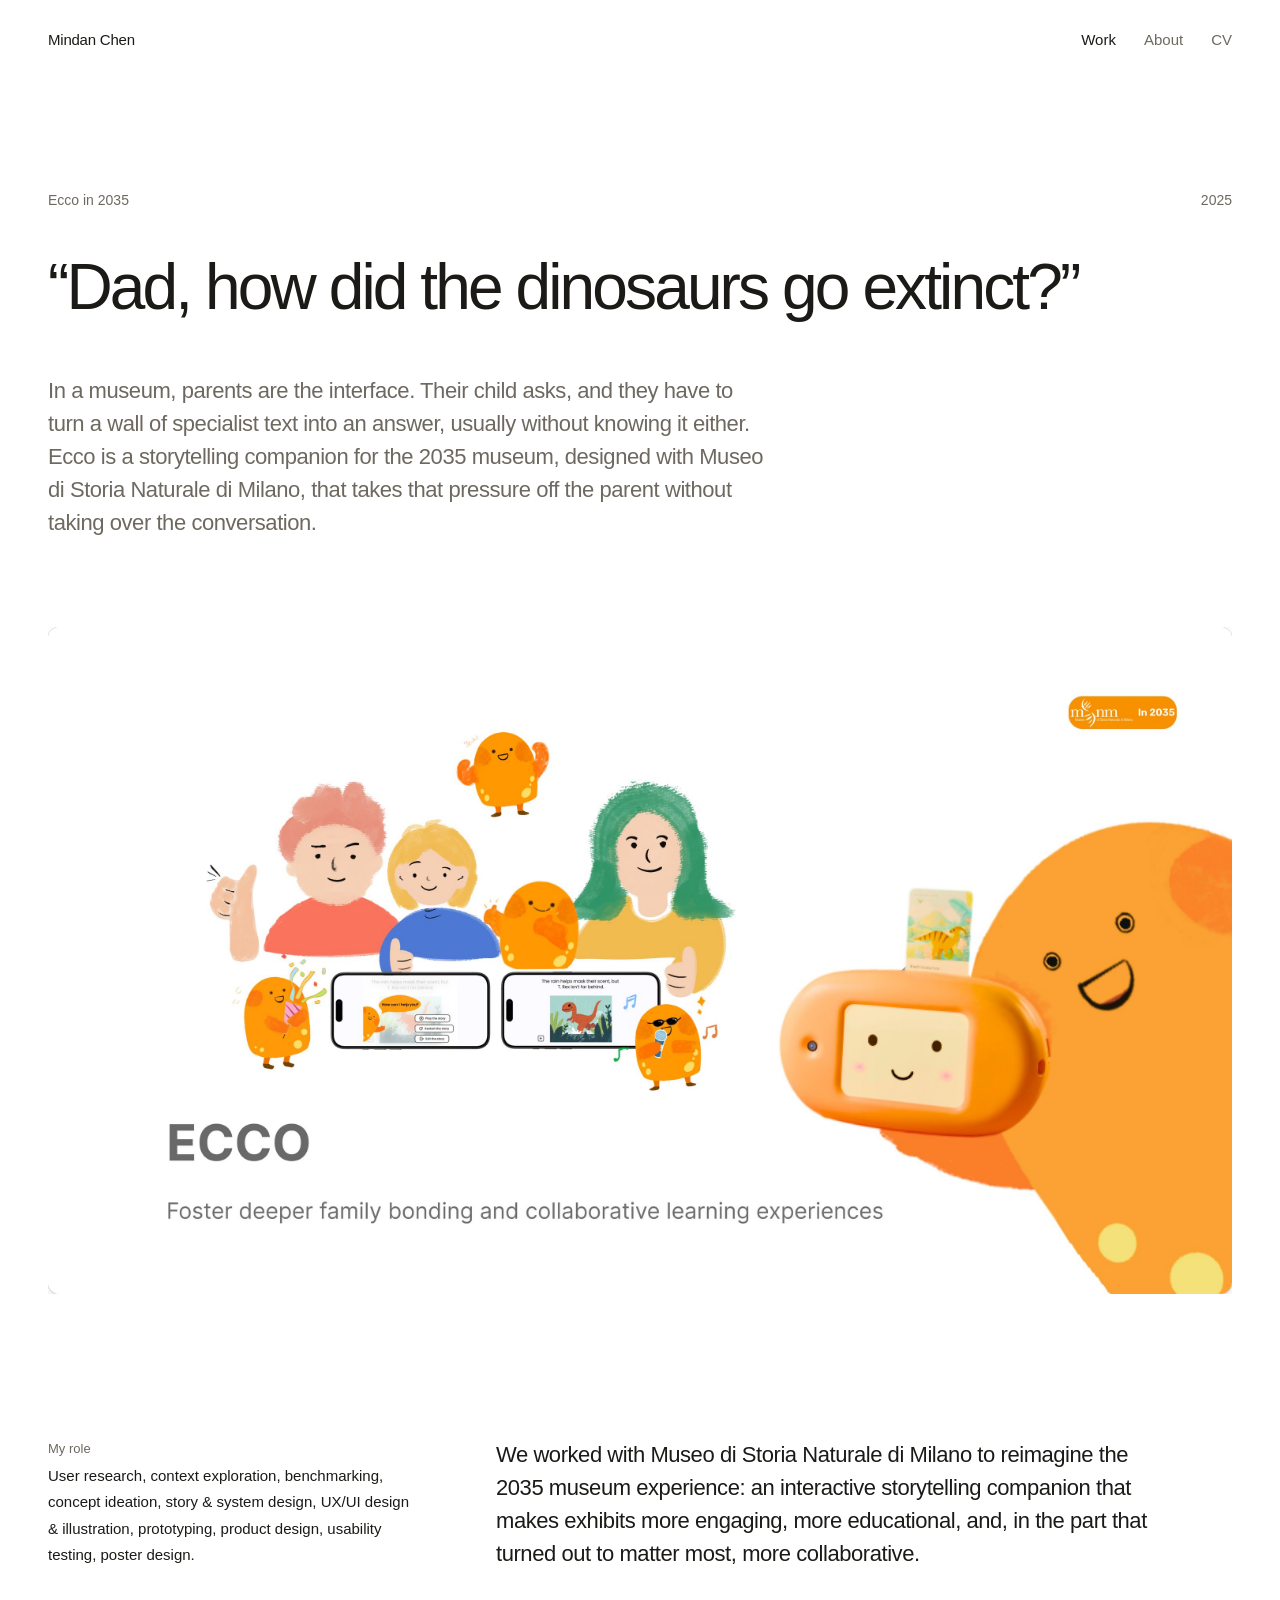
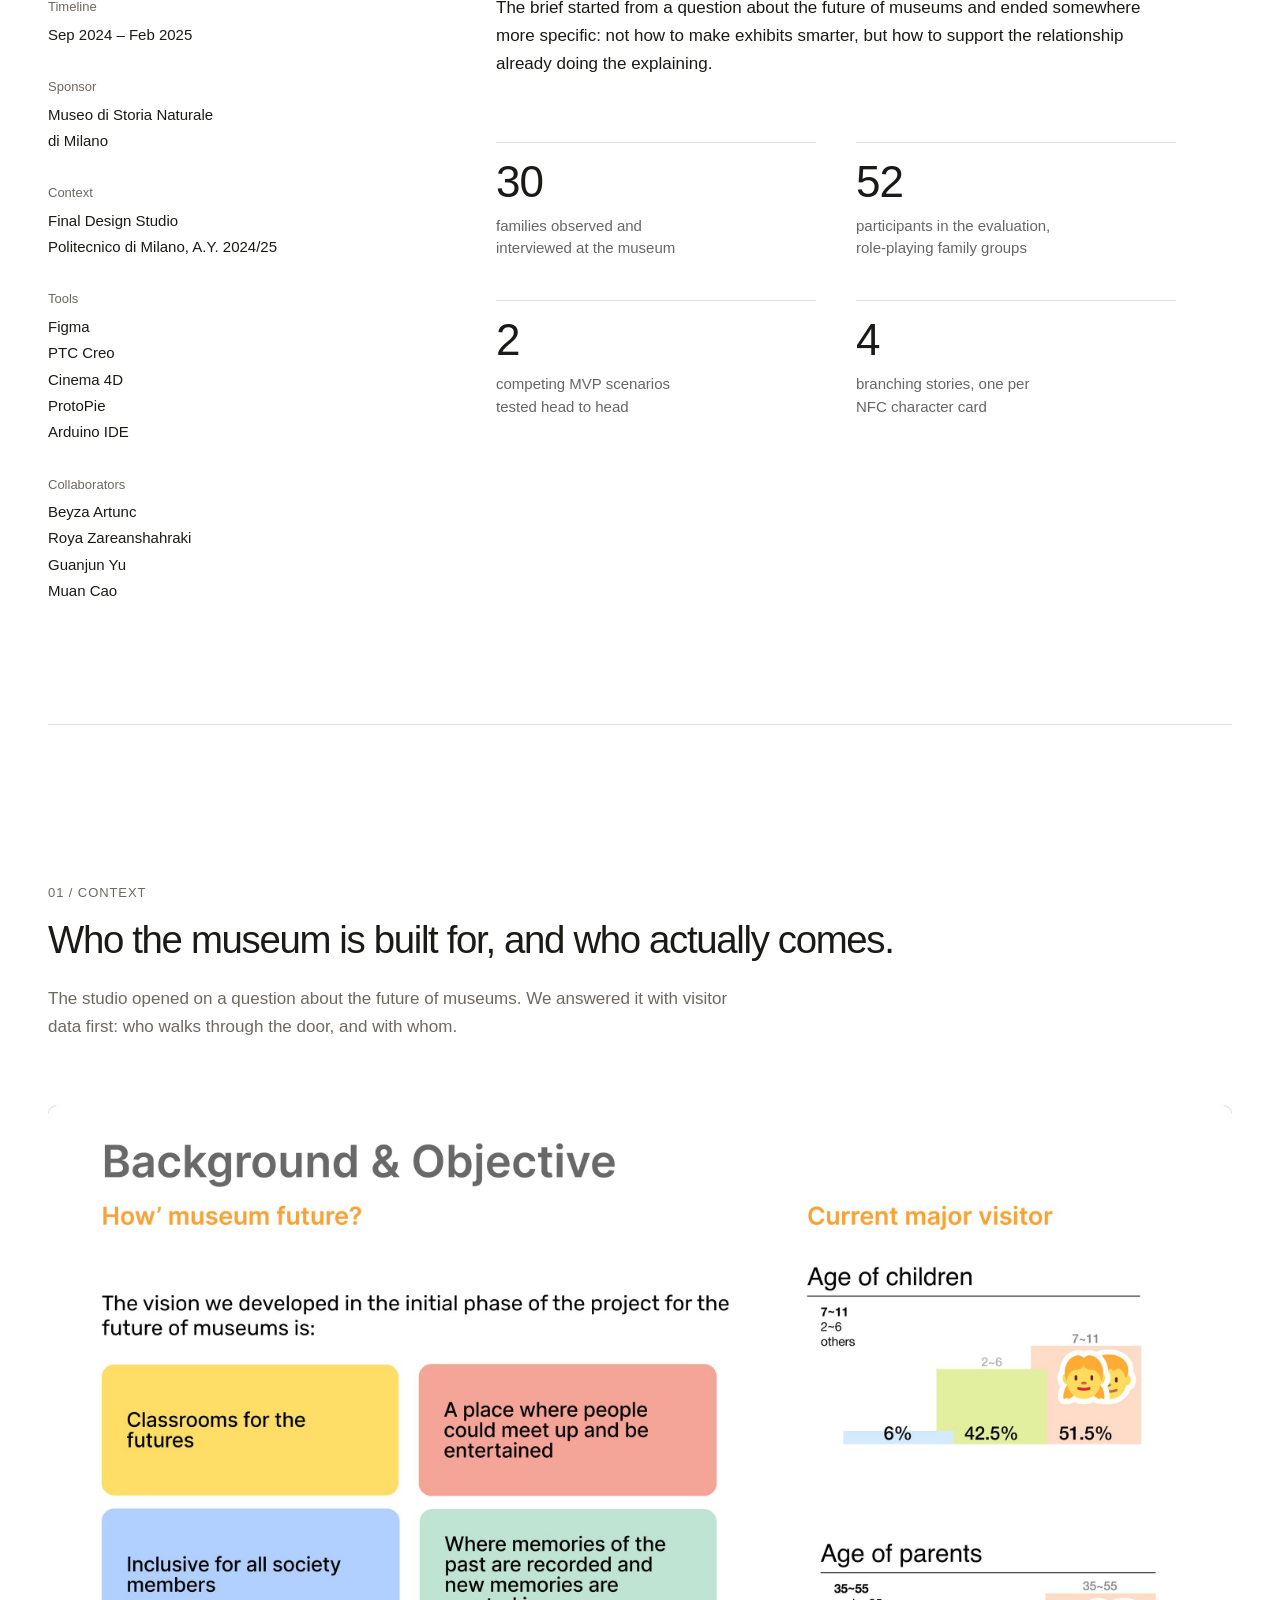
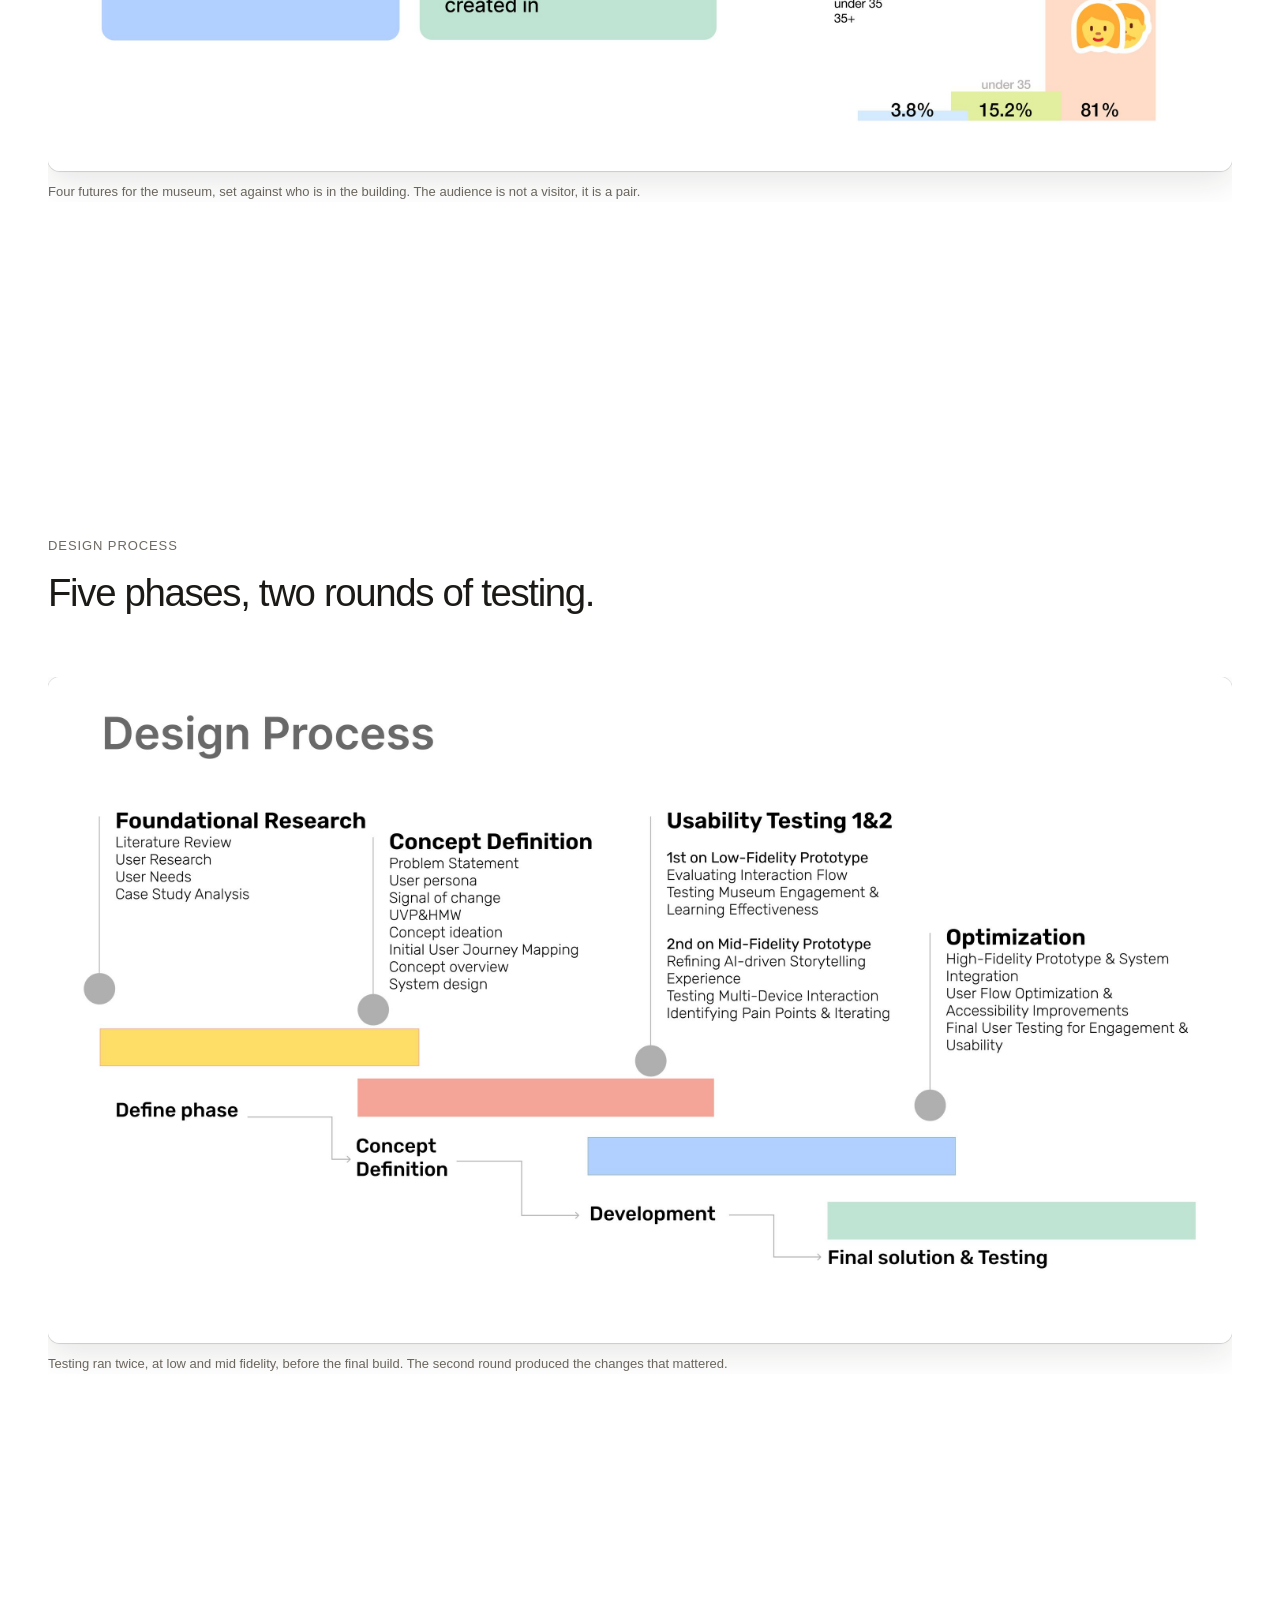
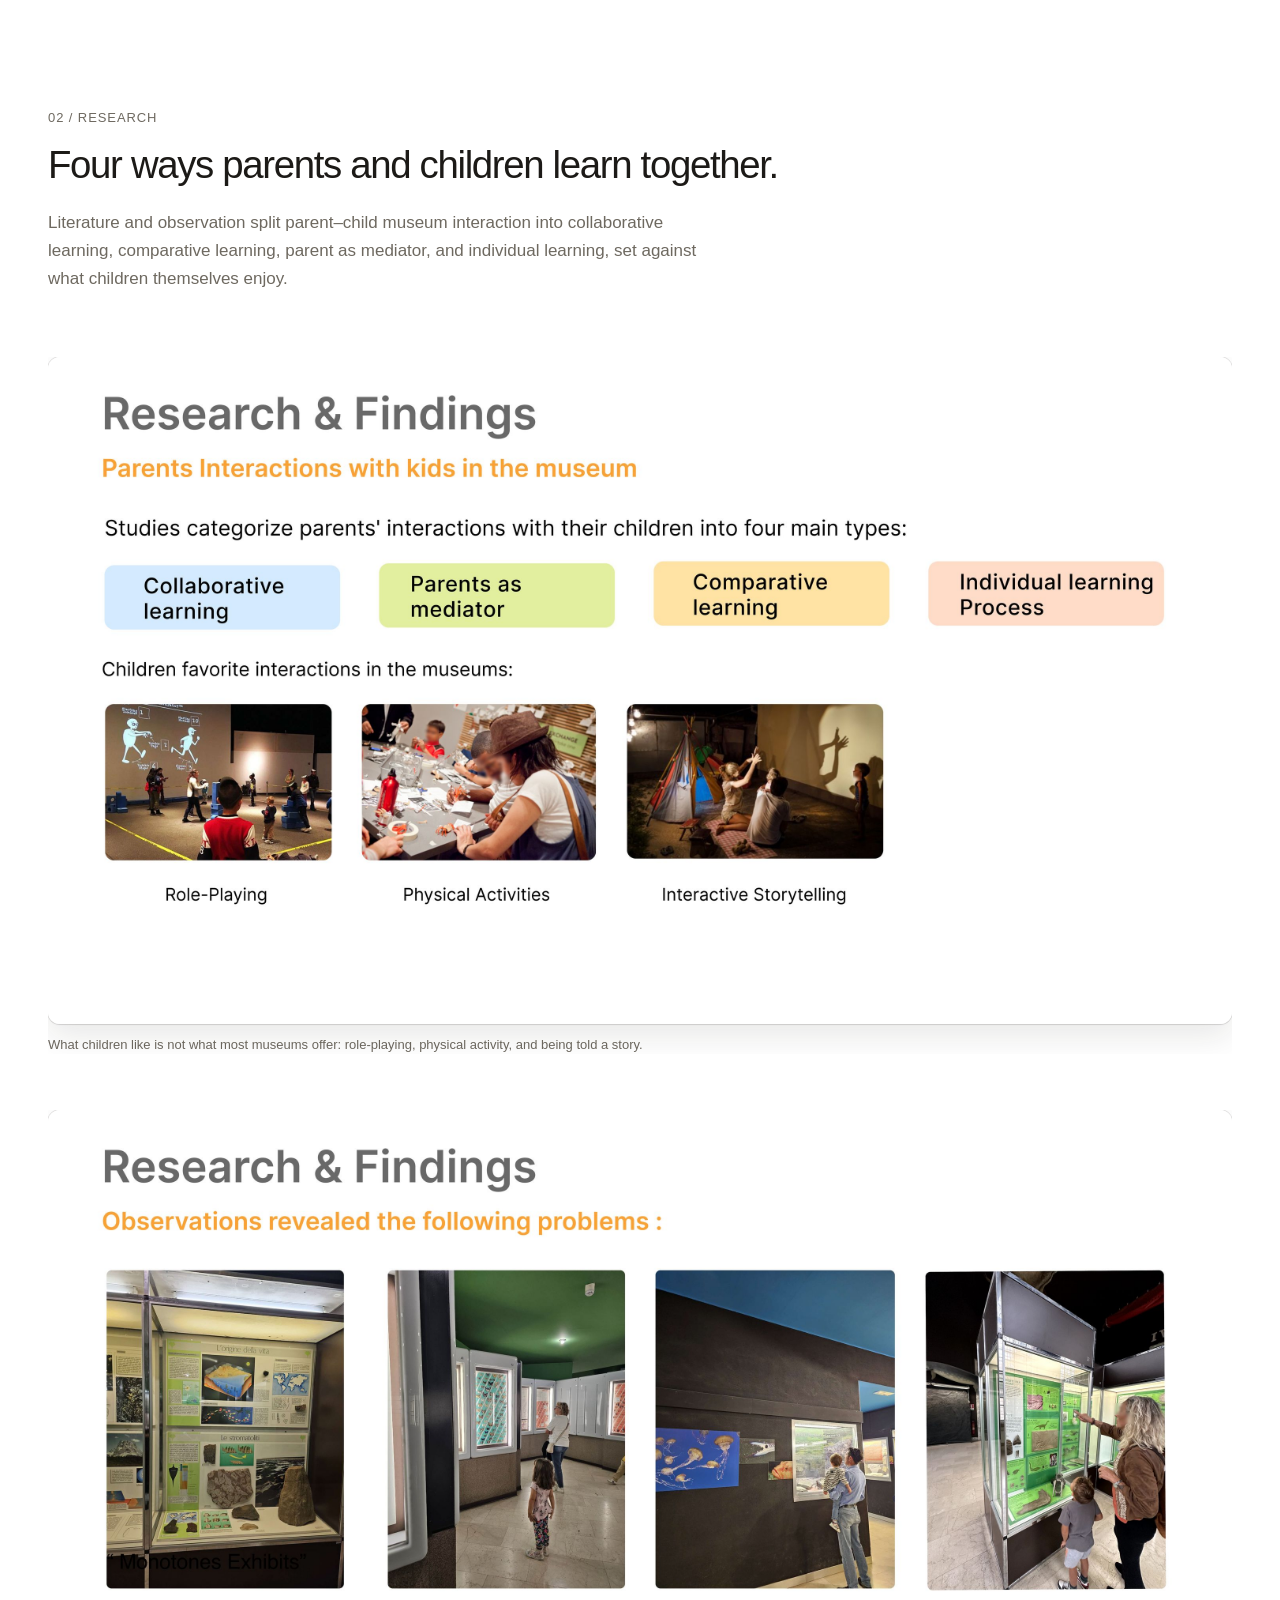
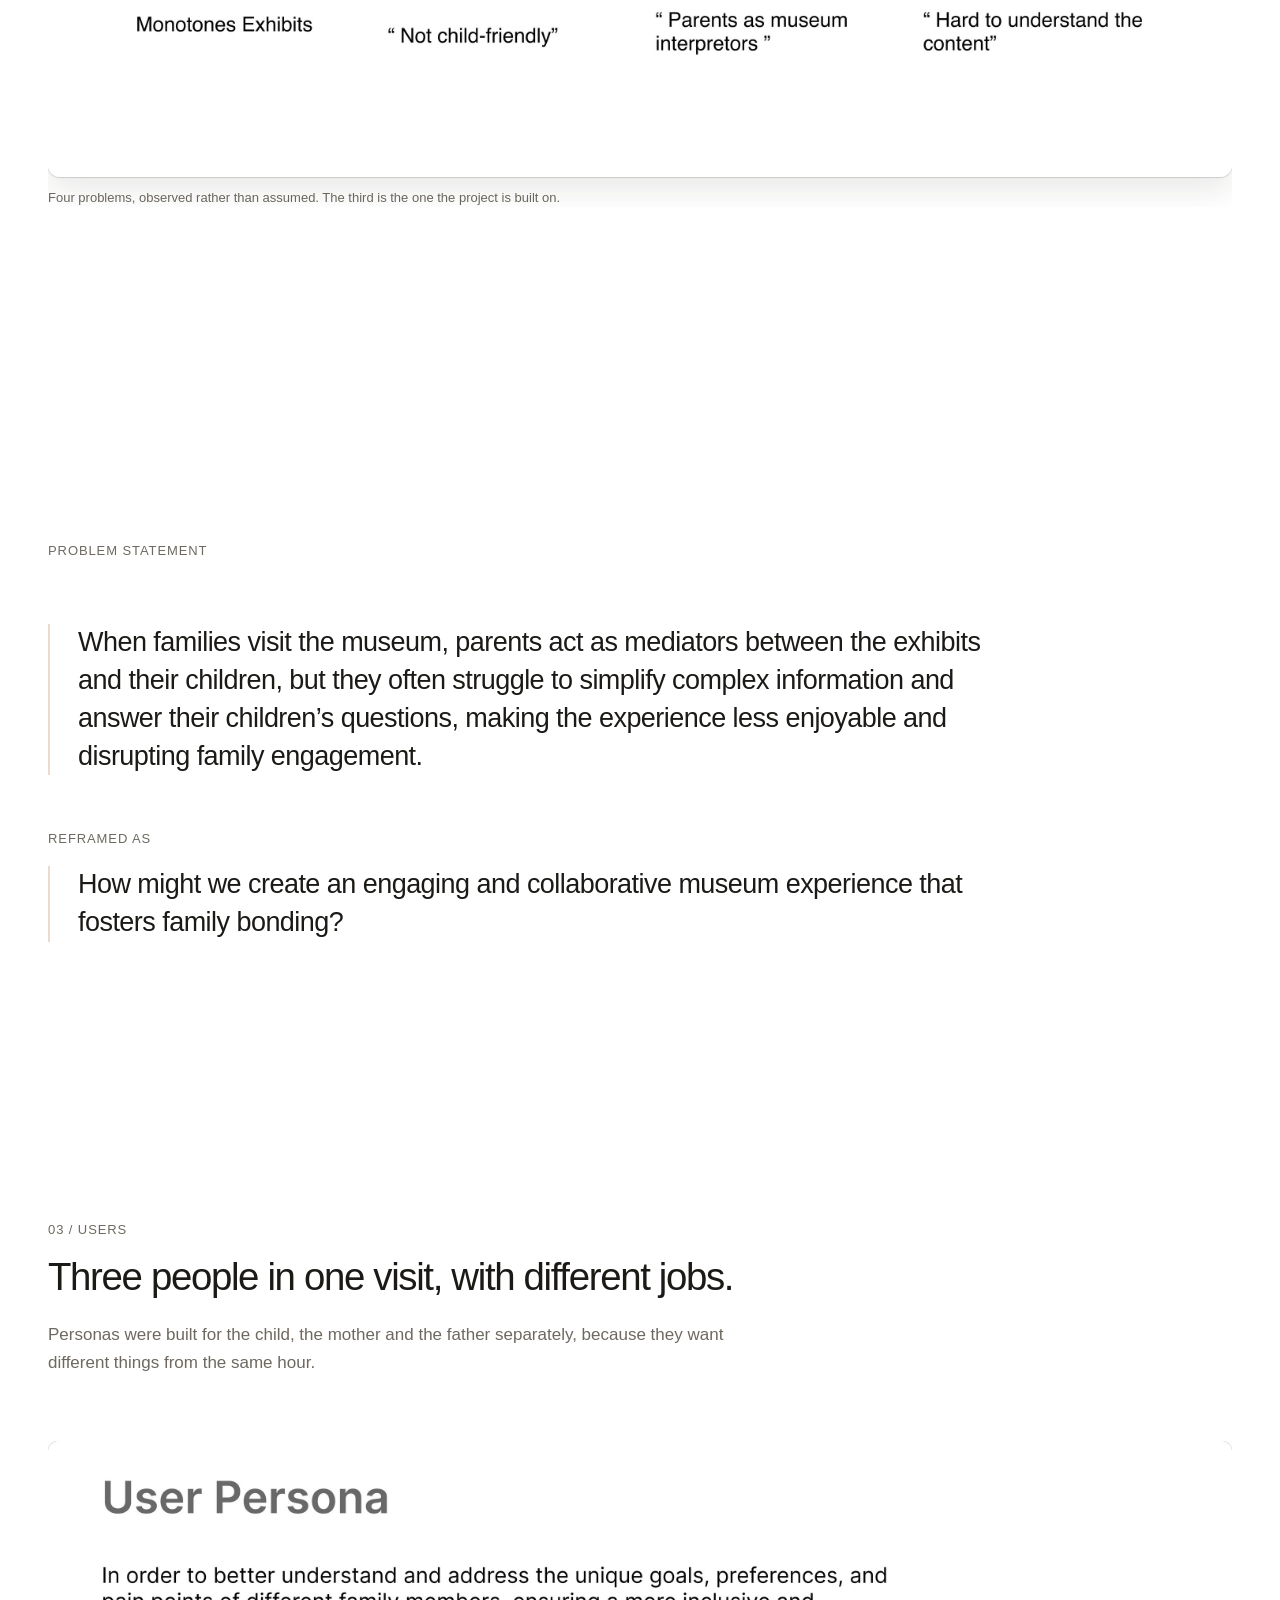
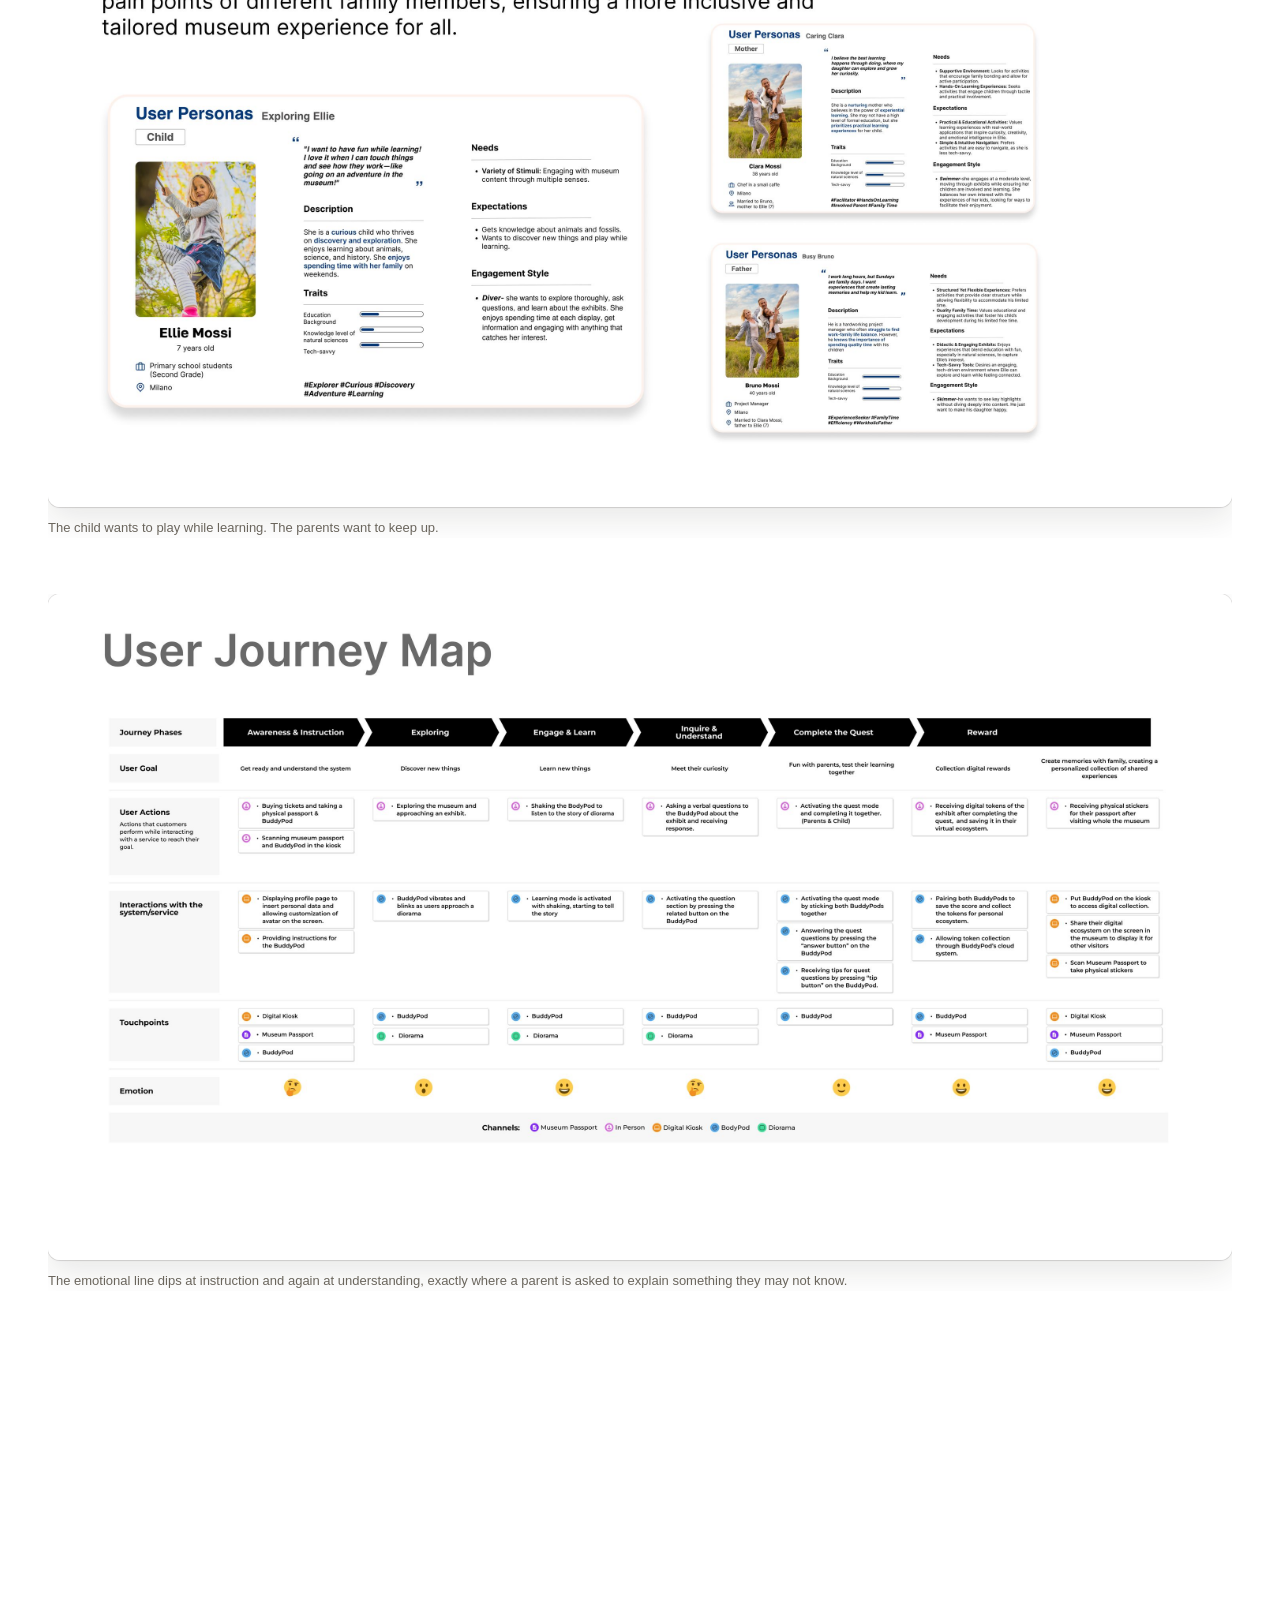
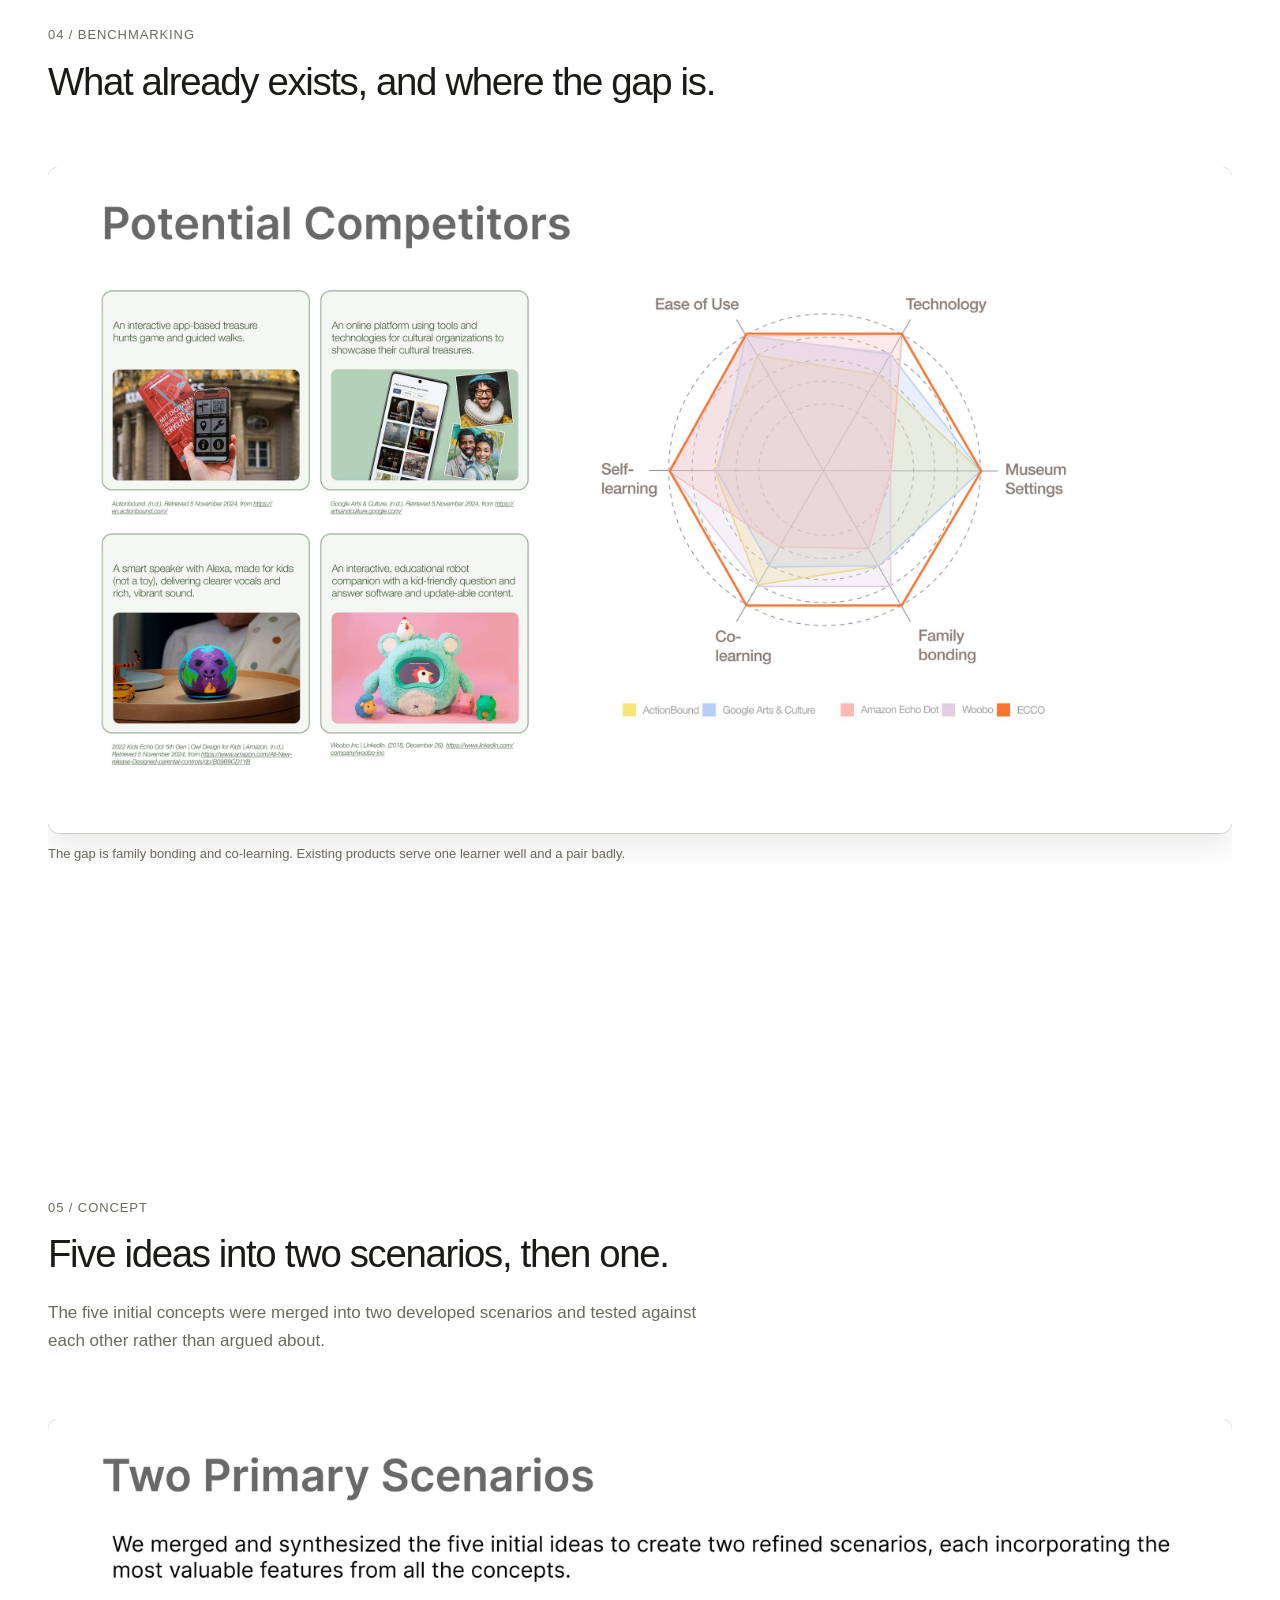
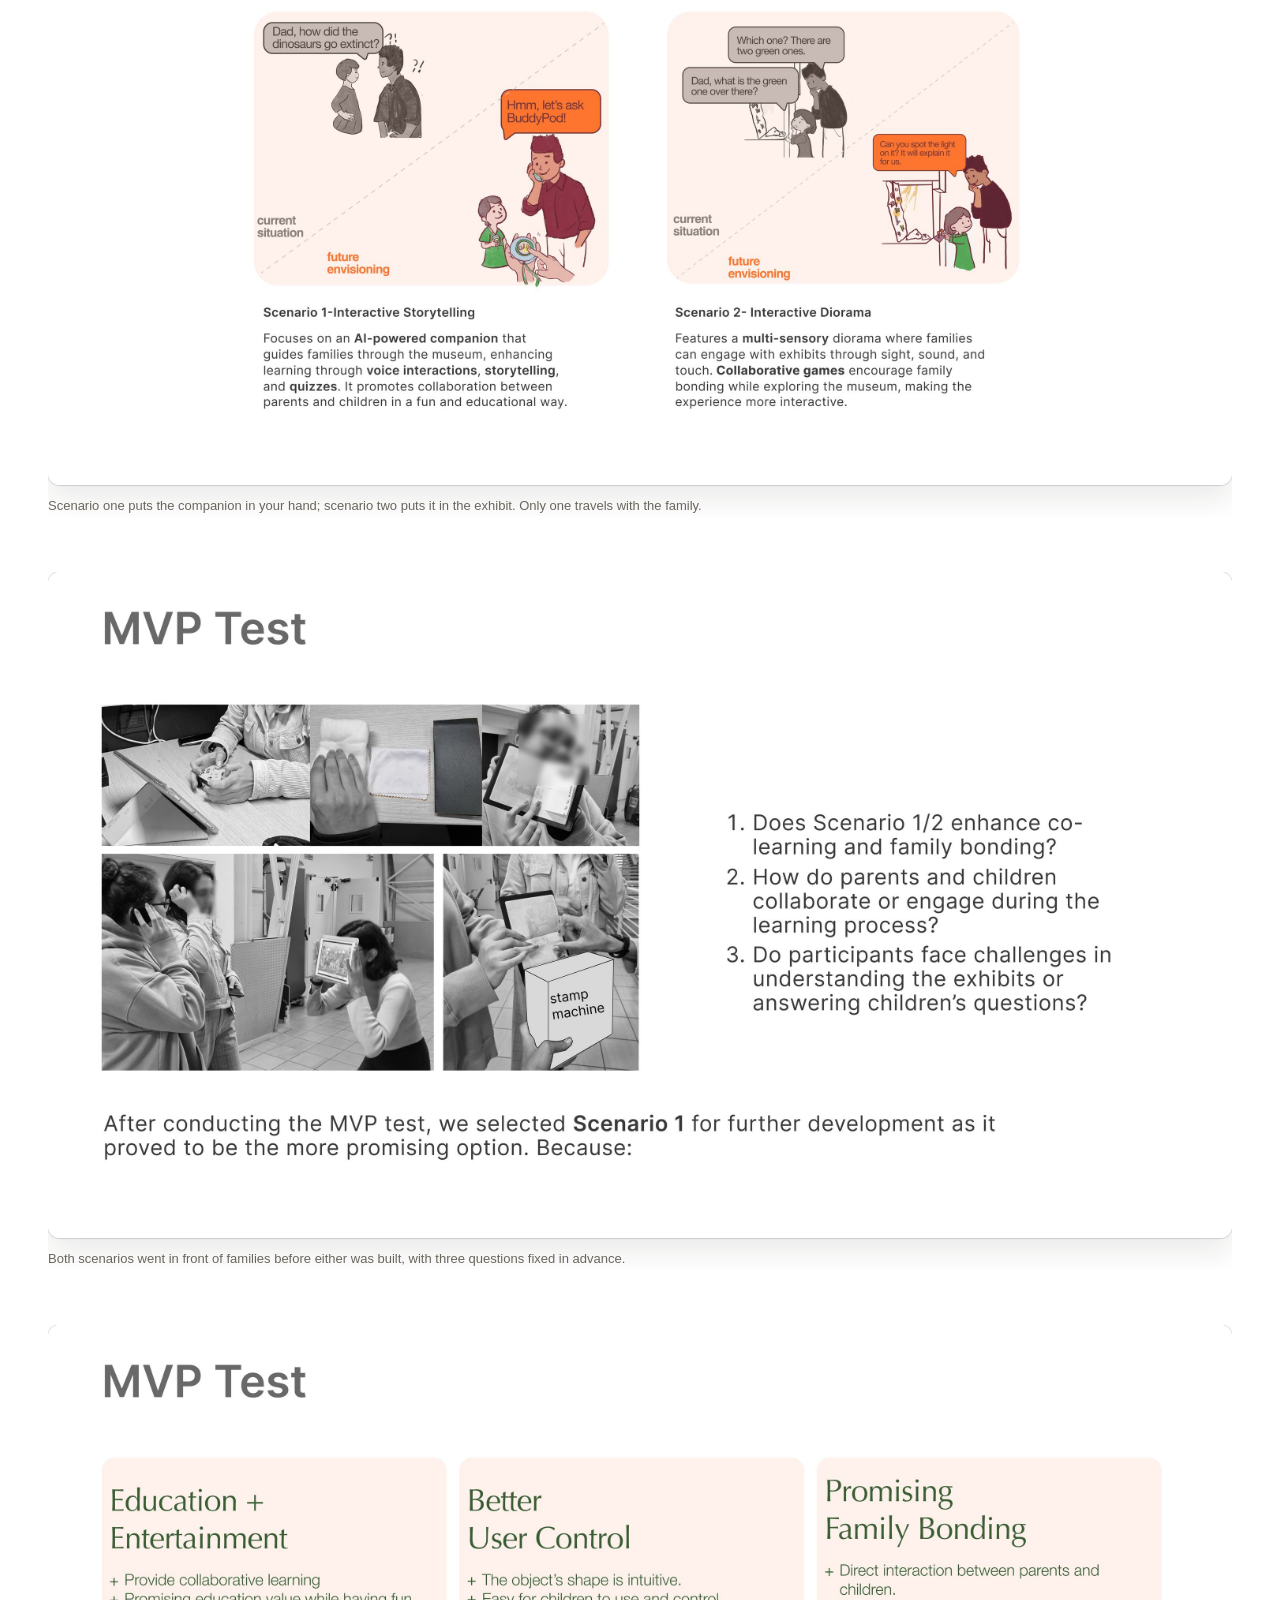
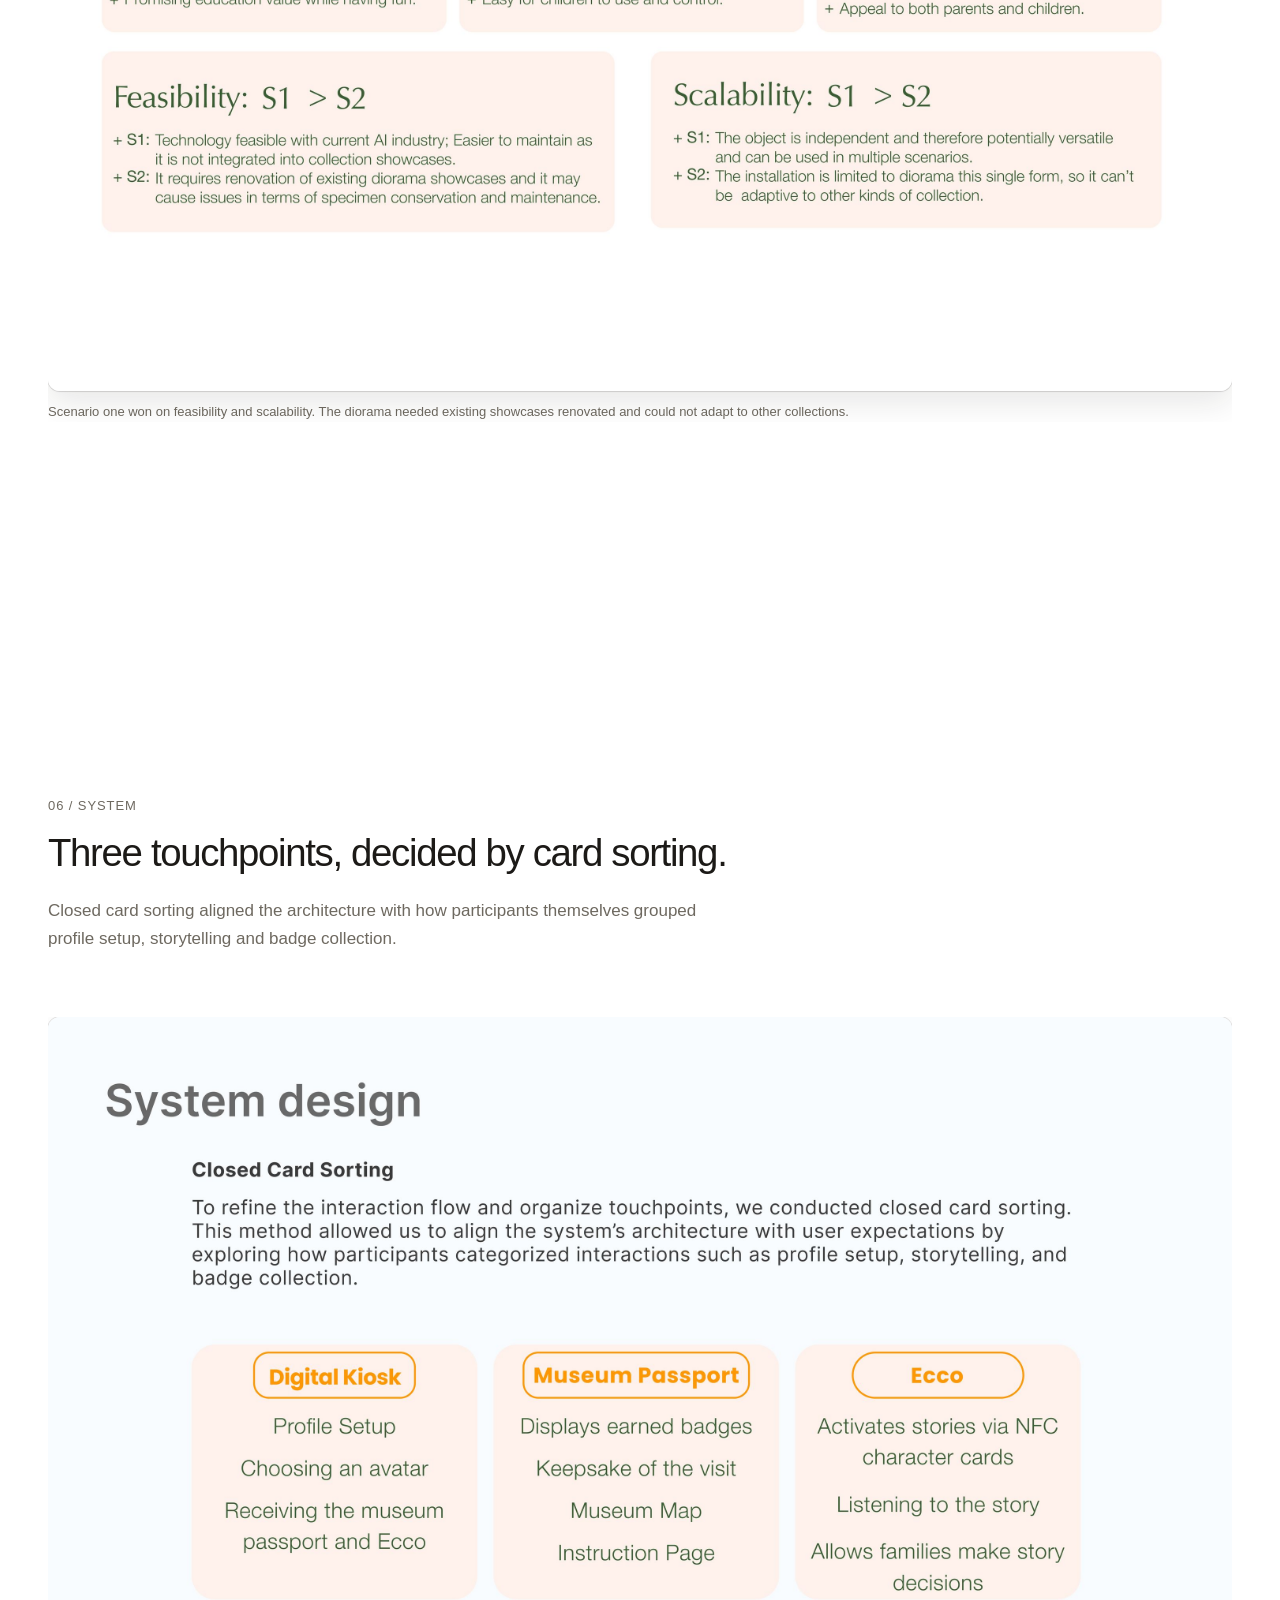
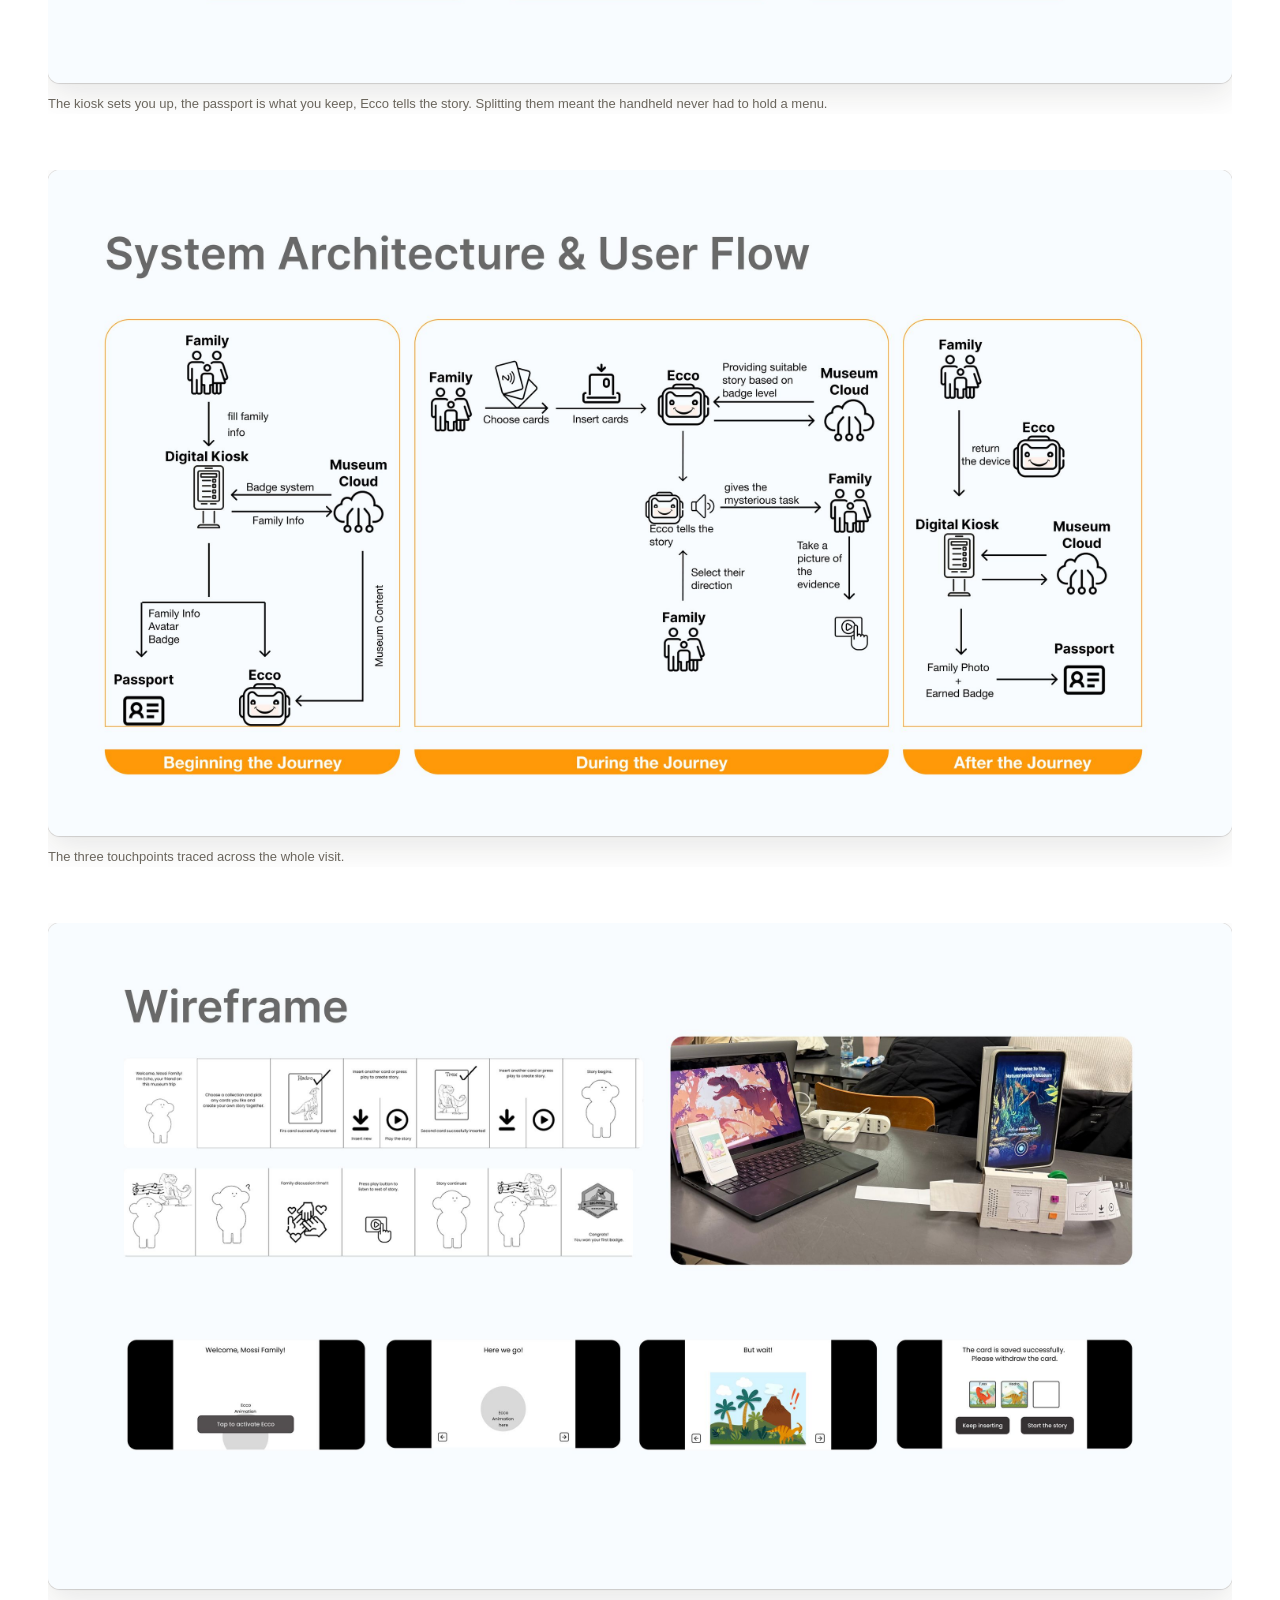
<file: ecco.html>
<!DOCTYPE html>
<html lang="en">

<head>

  <meta charset="UTF-8">
  <meta name="viewport" content="width=device-width, initial-scale=1.0">

  <title>Ecco &middot; Mindan Chen</title>
  <meta name="description" content="Ecco: an AI storytelling companion for the 2035 museum, designed with Museo di Storia Naturale di Milano so parents and children can explore exhibits together.">

  <script>document.documentElement.className += " js";</script>

  <link rel="stylesheet" href="css/global.css">
  <link rel="stylesheet" href="css/project.css">
  <link rel="stylesheet" href="css/ecco.css">

</head>

<body>

<a class="skip-link" href="#main">Skip to content</a>

<header class="site-header">

  <nav class="site-nav">

    <a class="site-logo" href="index.html">Mindan Chen</a>

    <div class="nav-links">
      <a data-nav="work"    href="index.html#work">Work</a>
      <a data-nav="about"   href="about.html">About</a>
      <a data-cv-link aria-disabled="true">CV</a>
    </div>

  </nav>

</header>


<main id="main">

<!-- ============ HERO ============ -->

<section class="project-hero page">

  <div class="project-hero-meta" data-reveal>
    <span>Ecco in 2035</span>
    <span>2025</span>
  </div>

  <h1 class="project-hero-title" data-reveal data-delay="1">&ldquo;Dad, how did the dinosaurs go extinct?&rdquo;</h1>

  <p class="project-hero-description" data-reveal data-delay="2">In a museum, parents are the interface. Their child asks, and they have to turn a wall of specialist text into an answer, usually without knowing it either. Ecco is a storytelling companion for the 2035 museum, designed with Museo di Storia Naturale di Milano, that takes that pressure off the parent without taking over the conversation.</p>

  <div class="project-hero-image" data-reveal-image>
    <img src="assets/ecco/hero.jpg" width="3000" height="1688" alt="Ecco, a friendly orange handheld companion device with a screen, shown with its mascot illustration" fetchpriority="high" decoding="async">
  </div>

</section>


<!-- ============ PROJECT INFO ============ -->

<section class="project-info-block page">

  <div class="project-info-grid">

    <div class="project-meta-list" data-reveal>

      <div class="meta-item">
        <p>My role</p>
        <strong>User research, context exploration, benchmarking, concept ideation, story &amp; system design, UX/UI design &amp; illustration, prototyping, product design, usability testing, poster design.</strong>
      </div>

      <div class="meta-item">
        <p>Timeline</p>
        <strong>Sep 2024 &ndash; Feb 2025<br></strong>
      </div>

      <div class="meta-item">
        <p>Sponsor</p>
        <strong>Museo di Storia Naturale<br>di Milano</strong>
      </div>

      <div class="meta-item">
        <p>Context</p>
        <strong>Final Design Studio<br>Politecnico di Milano, A.Y. 2024/25</strong>
      </div>

      <div class="meta-item">
        <p>Tools</p>
        <strong>Figma <br> PTC Creo <br> Cinema 4D<br>ProtoPie<br> Arduino IDE</strong>
      </div>

      <div class="meta-item">
        <p>Collaborators</p>
        <strong>Beyza Artunc <br> Roya Zareanshahraki<br>Guanjun Yu<br>Muan Cao </strong>
      </div>

    </div>

    <div class="project-copy" data-reveal data-delay="1">
      <p class="text-large">We worked with Museo di Storia Naturale di Milano to reimagine the 2035 museum experience: an interactive storytelling companion that makes exhibits more engaging, more educational, and, in the part that turned out to matter most, more collaborative.</p>
      <p>The brief started from a question about the future of museums and ended somewhere more specific: not how to make exhibits smarter, but how to support the relationship already doing the explaining.</p>

      <dl class="ec-scale">
        <div>
          <dt>30</dt>
          <dd>families observed and interviewed at the museum</dd>
        </div>
        <div>
          <dt>52</dt>
          <dd>participants in the evaluation, role&#8209;playing family groups</dd>
        </div>
        <div>
          <dt>2</dt>
          <dd>competing MVP scenarios tested head to head</dd>
        </div>
        <div>
          <dt>4</dt>
          <dd>branching stories, one per NFC character card</dd>
        </div>
      </dl>
    </div>

  </div>

</section>


<div class="page">
  <div class="divider"></div>
</div>


<section class="project-section major page">

  <div class="section-heading" data-reveal>
    <p class="eyebrow">01 / Context</p>
    <h2>Who the museum is built for, and who actually comes.</h2>
    <p>The studio opened on a question about the future of museums. We answered it with visitor data first: who walks through the door, and with whom.</p>
  </div>


  <figure class="media media-full" data-reveal-image>
    <img src="assets/ecco/background.jpg" width="3000" height="1688" alt="Background and objective board: four visions for the future museum, alongside visitor demographics showing children aged 7 to 11 at 51.5 per cent and parents aged 35 to 55 at 81 per cent" loading="lazy" decoding="async">
    <figcaption class="caption">Four futures for the museum, set against who is in the building. The audience is not a visitor, it is a pair.</figcaption>
  </figure>

</section>


<section class="project-section page">

  <div class="section-heading" data-reveal>
    <p class="eyebrow">Design process</p>
    <h2>Five phases, two rounds of testing.</h2>
  </div>

  <figure class="media media-full" data-reveal-image>
    <img src="assets/ecco/process.jpg" width="3000" height="1688" alt="Design process timeline across five phases: foundational research, concept definition, usability testing one on the low-fidelity prototype, usability testing two on the mid-fidelity prototype, and optimisation" loading="lazy" decoding="async">
    <figcaption class="caption">Testing ran twice, at low and mid fidelity, before the final build. The second round produced the changes that mattered.</figcaption>
  </figure>

</section>


<section class="project-section major page">

  <div class="section-heading" data-reveal>
    <p class="eyebrow">02 / Research</p>
    <h2>Four ways parents and children learn together.</h2>
    <p>Literature and observation split parent&ndash;child museum interaction into collaborative learning, comparative learning, parent as mediator, and individual learning, set against what children themselves enjoy.</p>
  </div>

  <figure class="media media-full" data-reveal-image>
    <img src="assets/ecco/research-types.jpg" width="3000" height="1688" alt="Research board: parent interactions categorised into collaborative learning, parents as mediator, comparative learning and individual learning, with photographs of children role-playing, doing physical activities and interactive storytelling" loading="lazy" decoding="async">
    <figcaption class="caption">What children like is not what most museums offer: role-playing, physical activity, and being told a story.</figcaption>
  </figure>

  <figure class="media media-full" data-reveal-image>
    <img src="assets/ecco/observations.jpg" width="3000" height="1688" alt="Observation board: four recorded problems illustrated with museum photographs, monotone exhibits, not child-friendly, parents acting as museum interpreters, and content hard to understand" loading="lazy" decoding="async">
    <figcaption class="caption">Four problems, observed rather than assumed. The third is the one the project is built on.</figcaption>
  </figure>

</section>


<!-- ============ PROBLEM STATEMENT ============ -->

<section class="project-section page">

  <div class="section-heading" data-reveal>
    <p class="eyebrow">Problem statement</p>
  </div>

  <blockquote class="ec-statement" data-reveal>When families visit the museum, parents act as <strong>mediators</strong> between the exhibits and their children, but they often <strong>struggle to simplify complex information</strong> and answer their children&rsquo;s questions, making the experience <strong>less enjoyable and disrupting family engagement</strong>.</blockquote>

  <p class="eyebrow" data-reveal style="margin-top:56px">Reframed as</p>
  <blockquote class="ec-statement" data-reveal>How might we create an <strong>engaging</strong> and <strong>collaborative</strong> museum experience that <strong>fosters family bonding</strong>?</blockquote>

</section>


<section class="project-section major page">

  <div class="section-heading" data-reveal>
    <p class="eyebrow">03 / Users</p>
    <h2>Three people in one visit, with different jobs.</h2>
    <p>Personas were built for the child, the mother and the father separately, because they want different things from the same hour.</p>
  </div>

  <figure class="media media-full" data-reveal-image>
    <img src="assets/ecco/personas.jpg" width="3000" height="1688" alt="Three user personas: Ellie, a seven-year-old curious child, and her mother and father, each with needs, expectations, traits and engagement style" loading="lazy" decoding="async">
    <figcaption class="caption">The child wants to play while learning. The parents want to keep up.</figcaption>
  </figure>

  <figure class="media media-full" data-reveal-image>
    <img src="assets/ecco/journey-map.jpg" width="3000" height="1688" alt="User journey map across seven phases from awareness and instruction to reward, listing user goals, actions, system interactions, touchpoints and an emotional curve" loading="lazy" decoding="async">
    <figcaption class="caption">The emotional line dips at instruction and again at understanding, exactly where a parent is asked to explain something they may not know.</figcaption>
  </figure>

</section>


<section class="project-section page">

  <div class="section-heading" data-reveal>
    <p class="eyebrow">04 / Benchmarking</p>
    <h2>What already exists, and where the gap is.</h2>
  </div>

  <figure class="media media-full" data-reveal-image>
    <img src="assets/ecco/benchmark.jpg" width="3000" height="1688" alt="Competitor analysis of four existing products plotted on a radar chart across ease of use, technology, museum settings, family bonding, co-learning and self-learning" loading="lazy" decoding="async">
    <figcaption class="caption">The gap is family bonding and co-learning. Existing products serve one learner well and a pair badly.</figcaption>
  </figure>

</section>


<section class="project-section major page">

  <div class="section-heading" data-reveal>
    <p class="eyebrow">05 / Concept</p>
    <h2>Five ideas into two scenarios, then one.</h2>
    <p>The five initial concepts were merged into two developed scenarios and tested against each other rather than argued about.</p>
  </div>

  <figure class="media media-full" data-reveal-image>
    <img src="assets/ecco/scenarios.jpg" width="3000" height="1688" alt="Two primary scenarios as comic strips: an AI-powered companion guiding families through voice, storytelling and quizzes, and a multi-sensory diorama engaging families through sight, sound and touch" loading="lazy" decoding="async">
    <figcaption class="caption">Scenario one puts the companion in your hand; scenario two puts it in the exhibit. Only one travels with the family.</figcaption>
  </figure>

  <figure class="media media-full" data-reveal-image>
    <img src="assets/ecco/mvp-test.jpg" width="3000" height="1688" alt="MVP test board with photographs of participants trying both scenarios and the three questions asked about co-learning, collaboration and comprehension" loading="lazy" decoding="async">
    <figcaption class="caption">Both scenarios went in front of families before either was built, with three questions fixed in advance.</figcaption>
  </figure>

  <figure class="media media-full" data-reveal-image>
    <img src="assets/ecco/mvp-compare.jpg" width="3000" height="1688" alt="Comparison across education and entertainment, user control, family bonding, feasibility and scalability, with scenario one rated higher on feasibility and scalability" loading="lazy" decoding="async">
    <figcaption class="caption">Scenario one won on feasibility and scalability. The diorama needed existing showcases renovated and could not adapt to other collections.</figcaption>
  </figure>

</section>


<section class="project-section major page">

  <div class="section-heading" data-reveal>
    <p class="eyebrow">06 / System</p>
    <h2>Three touchpoints, decided by card sorting.</h2>
    <p>Closed card sorting aligned the architecture with how participants themselves grouped profile setup, storytelling and badge collection.</p>
  </div>

  <figure class="media media-full" data-reveal-image>
    <img src="assets/ecco/system-design.jpg" width="3000" height="1688" alt="System design board explaining closed card sorting, resolving into a digital kiosk for setup, a museum passport for badges and the map, and Ecco which activates stories via NFC cards" loading="lazy" decoding="async">
    <figcaption class="caption">The kiosk sets you up, the passport is what you keep, Ecco tells the story. Splitting them meant the handheld never had to hold a menu.</figcaption>
  </figure>

  <figure class="media media-full" data-reveal-image>
    <img src="assets/ecco/architecture.jpg" width="3000" height="1688" alt="System architecture and user flow in three bands, beginning, during and after the journey, tracing family information through kiosk, badge system, museum cloud, Ecco and passport" loading="lazy" decoding="async">
    <figcaption class="caption">The three touchpoints traced across the whole visit.</figcaption>
  </figure>

  <figure class="media media-full" data-reveal-image>
    <img src="assets/ecco/wireframe.jpg" width="3000" height="1688" alt="Wireframe set for the companion screens alongside a photograph of the working prototype rig" loading="lazy" decoding="async">
    <figcaption class="caption">Wireframes, and the rig they were tested on.</figcaption>
  </figure>

</section>


<section class="project-section major page">

  <div class="section-heading" data-reveal>
    <p class="eyebrow">07 / Development</p>
    <h2>Four stories, a design system, and a device you can hold.</h2>
    <p>The refined concept grew the story set and pushed the interaction outward into the diorama as well as the device, then it was built: form, internals, design system and the paper passport that goes home with you.</p>
  </div>

  <figure class="media media-full" data-reveal-image>
    <img src="assets/ecco/stories.jpg" width="3000" height="1688" alt="Refined concept with four illustrated dinosaur stories using different content and interaction styles including a compass and scent-based interaction" loading="lazy" decoding="async">
    <figcaption class="caption">Four stories rather than one, each with a different interaction.</figcaption>
  </figure>

  <figure class="media media-full" data-reveal-image>
    <img src="assets/ecco/design-system.jpg" width="3000" height="1688" alt="Design system board: Poppins at a 15pt minimum, brand and secondary colour palettes, icons, and the Ecco character in a range of poses" loading="lazy" decoding="async">
    <figcaption class="caption">Poppins at a 15pt minimum, and a character drawn in enough poses to carry a story rather than sit as a logo.</figcaption>
  </figure>

  <figure class="media media-full" data-reveal-image>
    <img src="assets/ecco/hifi.jpg" width="3000" height="1688" alt="Phygital prototyping: hand sketches of the device form, CAD modelling of the internal structure with NFC slot and sensors, and the final moulded orange device" loading="lazy" decoding="async">
    <figcaption class="caption">Sketch, CAD, internal structure with the NFC slot and sensors, and the moulded final body.</figcaption>
  </figure>

      <div class="media-pair" data-reveal>
<figure class="media">
    <img src="assets/ecco/cards.jpg" width="1700" height="2405" alt="Exhibition poster showing the four NFC character cards, Tyrannosaurus rex, Hadrosaurus, Triceratops and Brachiosaurus, each with an illustrated scene and a short description, alongside the Ecco character" loading="lazy" decoding="async">
    <figcaption class="caption">The NFC cards themselves. Each is a character and an exhibit at once: the card is what a child picks up, and what the device reads.</figcaption>
  </figure>
<figure class="media">
    <img src="assets/ecco/stickers.jpg" width="1800" height="2547" alt="Sticker sheet of the Ecco character in a range of poses, waving, celebrating, singing and cheering, alongside the three family characters" loading="lazy" decoding="async">
    <figcaption class="caption">The character drawn as a sticker set. Extending an IP into something printable is what let the badge and passport system feel like part of the same world.</figcaption>
  </figure>
  </div>

  

<figure class="media media-full" data-reveal-image>
    <img src="assets/ecco/passport.jpg" width="3000" height="1688" alt="Passport design: badge collection sheet, family passport, museum map and accompanying digital prototype screens" loading="lazy" decoding="async">
    <figcaption class="caption">The passport is the keepsake. Badges are collected on paper, so the visit leaves something behind that is not on a phone.</figcaption>
  </figure>

  <figure class="media media-full" data-reveal-image>
    <img src="assets/ecco/passport-spread.jpg" width="2800" height="491" alt="The printed family passport in full: a family profile page with name, age and identity for each member and a photo pasting area, an illustrated six-step instruction sequence, a 3D layout of the museum, and ground-floor and first-floor plans with each exhibit zone colour-coded" loading="lazy" decoding="async">
    <figcaption class="caption">The passport as printed. It carries the real floor plans of Museo di Storia Naturale, with every zone colour-coded, so the keepsake doubles as the museum map.</figcaption>
  </figure>


</section>


<section class="project-section major page">

  <div class="section-heading" data-reveal>
    <p class="eyebrow">08 / Testing</p>
    <h2>The bonding worked. The buttons did not.</h2>
    <p>The build was tested twice, at low and mid fidelity. Both rounds confirmed the premise and dismantled the interface, and it is the second that produced the changes above.</p>
  </div>

  <figure class="media media-full" data-reveal-image>
    <img src="assets/ecco/testing-1.jpg" width="3000" height="1688" alt="Usability testing one with photographs of families using the prototype, listing enhanced family engagement, navigation challenges, limited user control and interaction issues finding the NFC card slot" loading="lazy" decoding="async">
    <figcaption class="caption"><strong>What held:</strong> the parent&ndash;child connection the concept rests on. <strong>What broke:</strong> misleading buttons, no way to stop or switch a story, and people could not find where to insert the NFC card. Participants&rsquo; faces are blurred.</figcaption>
  </figure>

</section>


<section class="project-section major page">

  <div class="section-heading" data-reveal>
    <p class="eyebrow">Exhibition</p>
    <h2>From concept to something people could pick up.</h2>
    <p>The device was built and shown, and families used it in a constructed exhibit rather than a slide.</p>
  </div>

  <figure class="media media-full" data-reveal-image>
    <img src="assets/ecco/exhibition.jpg" width="3000" height="1688" alt="Exhibition day photograph, from concept to reality, the Ecco formal show, with the finished orange device held in front of a constructed cardboard and timber dinosaur exhibit" loading="lazy" decoding="async">
    <figcaption class="caption">Exhibition day. The device, built, in front of a constructed exhibit.</figcaption>
  </figure>

  <figure class="media media-full" data-reveal-image>
    <img src="assets/ecco/in-use.jpg" width="3000" height="1688" alt="Photographs of Ecco in use: hands holding the device, inserting an NFC character card, and the screen showing the story" loading="lazy" decoding="async">
    <figcaption class="caption">The card goes in, the story starts. The whole interaction is one physical gesture.</figcaption>
  </figure>

  <figure class="media media-full" data-reveal-image>
    <img src="assets/ecco/moment.jpg" width="3000" height="1688" alt="A visitor holding Ecco up to photograph the exhibit, captioned record this moment" loading="lazy" decoding="async">
    <figcaption class="caption">Recording the moment, which becomes a badge in the passport.</figcaption>
  </figure>

</section>


<section class="project-section major page">

  <div class="section-heading" data-reveal>
    <p class="eyebrow">Takeaways</p>
    <h2>What the project taught me.</h2>
  </div>

  <div class="text-split" data-reveal>
    <h3>Versatility and depth, at the same time.</h3>
    <div>
      <p>A project on this scale needs design across many layers at once: research, story, interface, industrial form, electronics and exhibition. Doing that well means working in territory you do not know yet, and staying in it long enough to become useful.</p>
      <p>Long projects need patience and iteration rather than one good idea. Two rounds of testing changed the interface substantially, and the second round is where the useful failures showed up.</p>
    </div>
  </div>

  <figure class="media media-full" data-reveal-image>
    <img src="assets/ecco/vision.jpg" width="3000" height="1688" alt="Project vision board reading cherished curiosity is a lifelong gift to a child, with the academic report and poster alongside" loading="lazy" decoding="async">
    <figcaption class="caption"><strong>Cherished curiosity is a lifelong gift to a child.</strong> The project vision, and the academic report and poster it was submitted as.</figcaption>
  </figure>

</section>


<a class="next-project page" href="chiara.html" data-reveal>
  <p class="next-project-label">Next project</p>
  <h2>Chiara &rarr;</h2>
</a>


</main>

<footer class="site-footer page">

  <div class="footer-inner">
    <p>&copy; <span data-year>2026</span> Mindan Chen</p>
    <p>Milan / Europe</p>
  </div>

</footer>

<script src="js/main.js"></script>

</body>

</html>
</file>
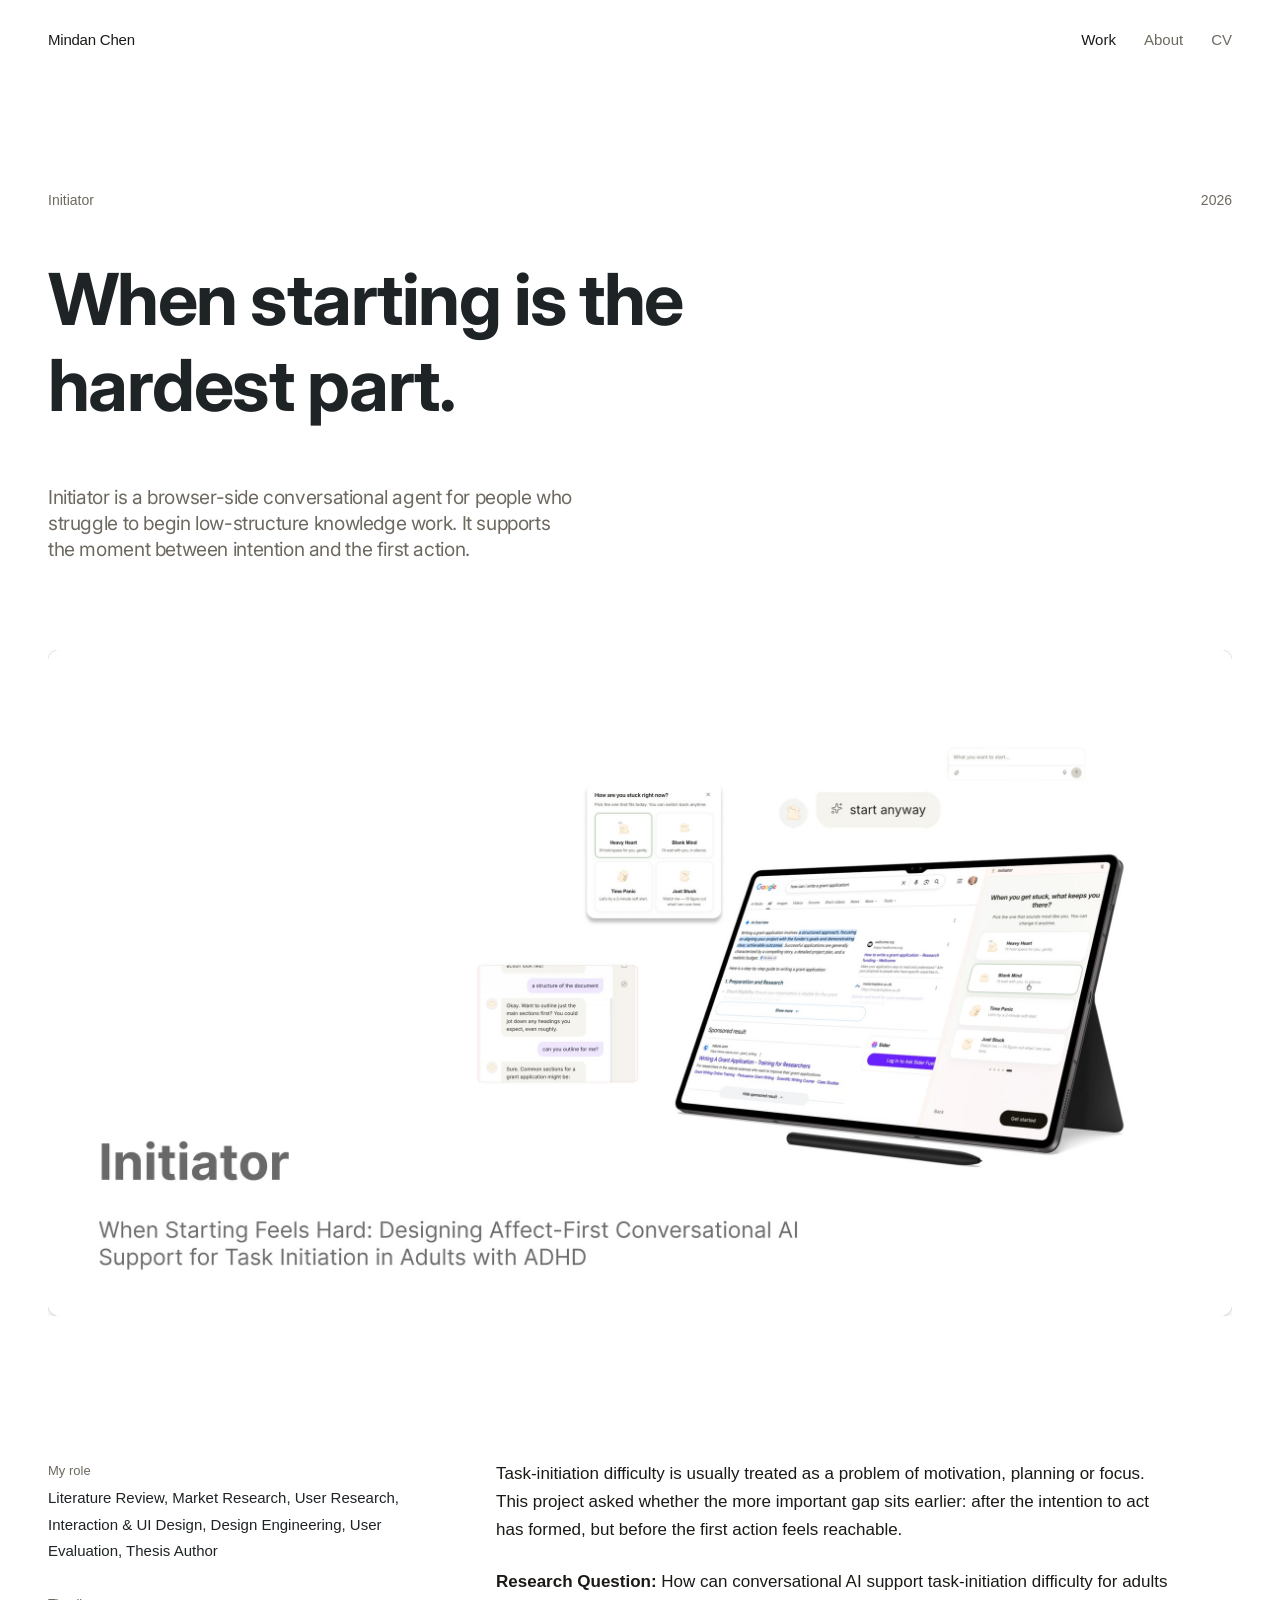
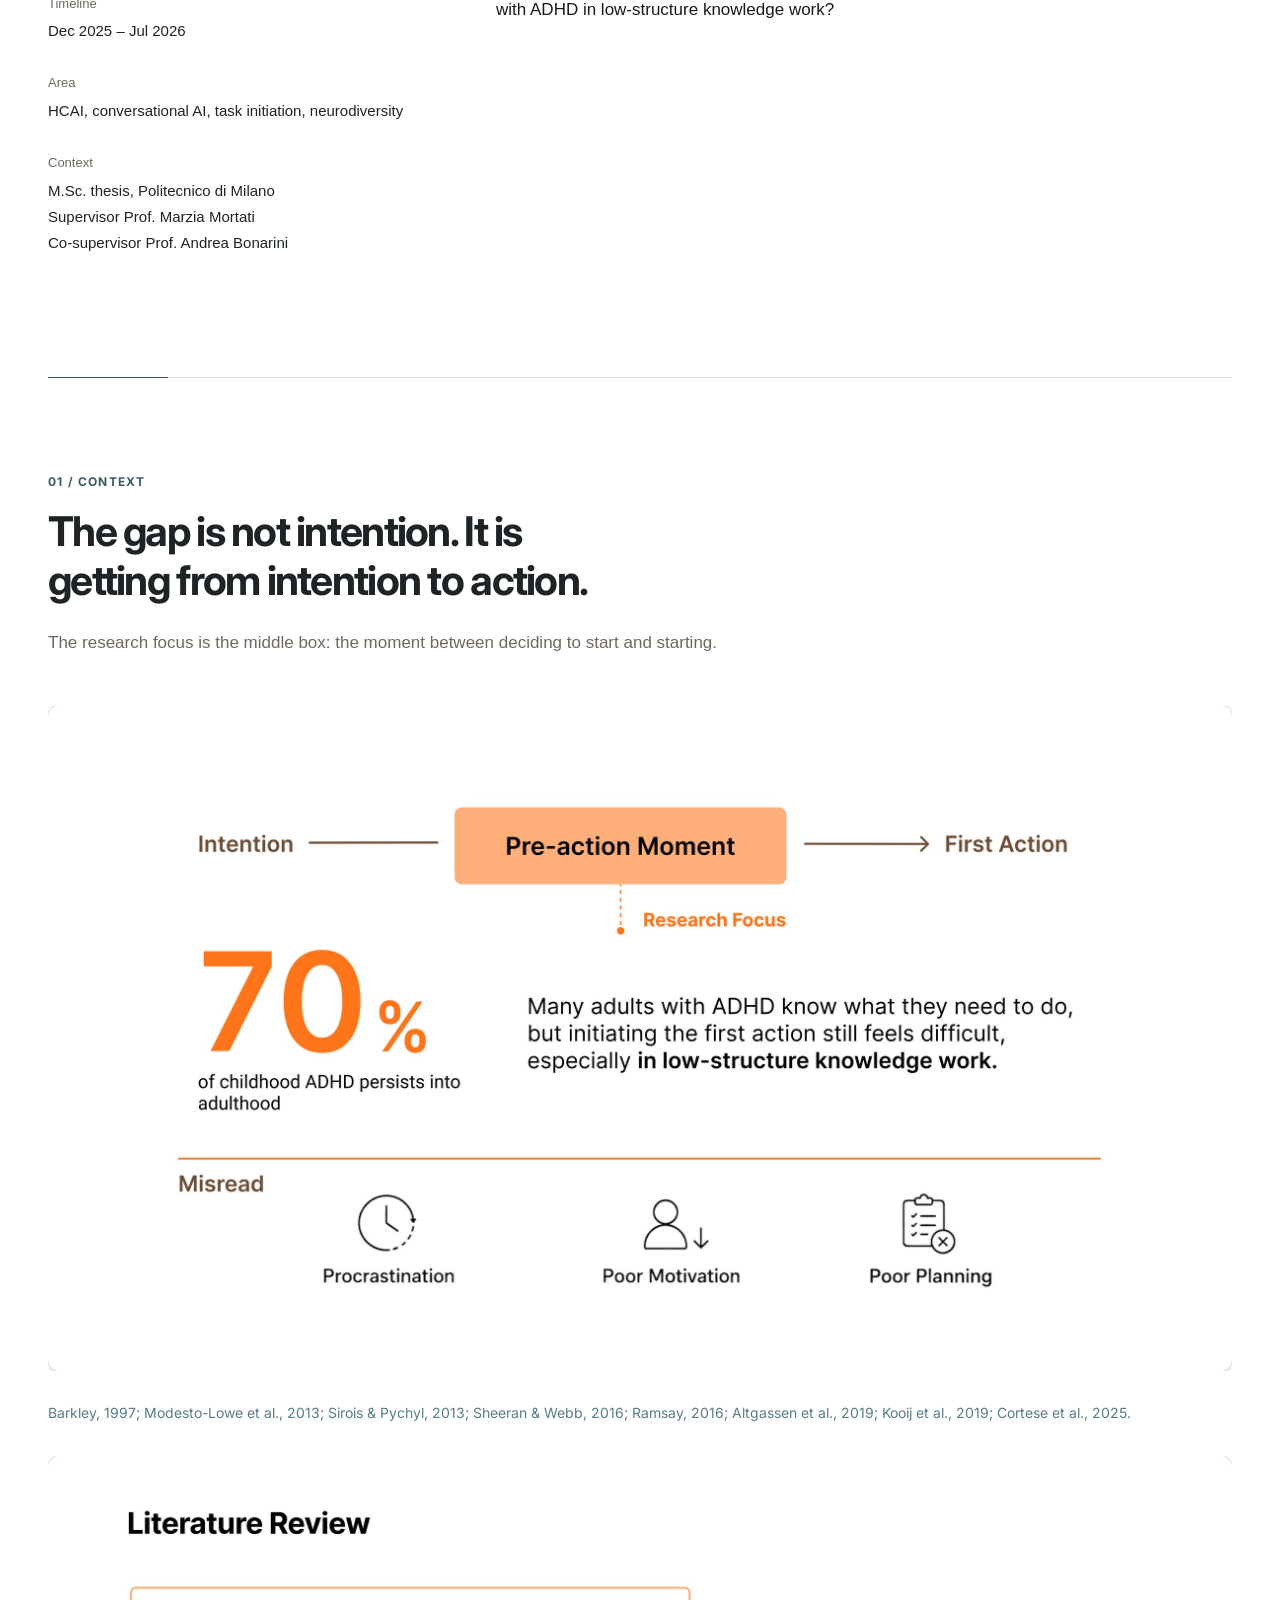
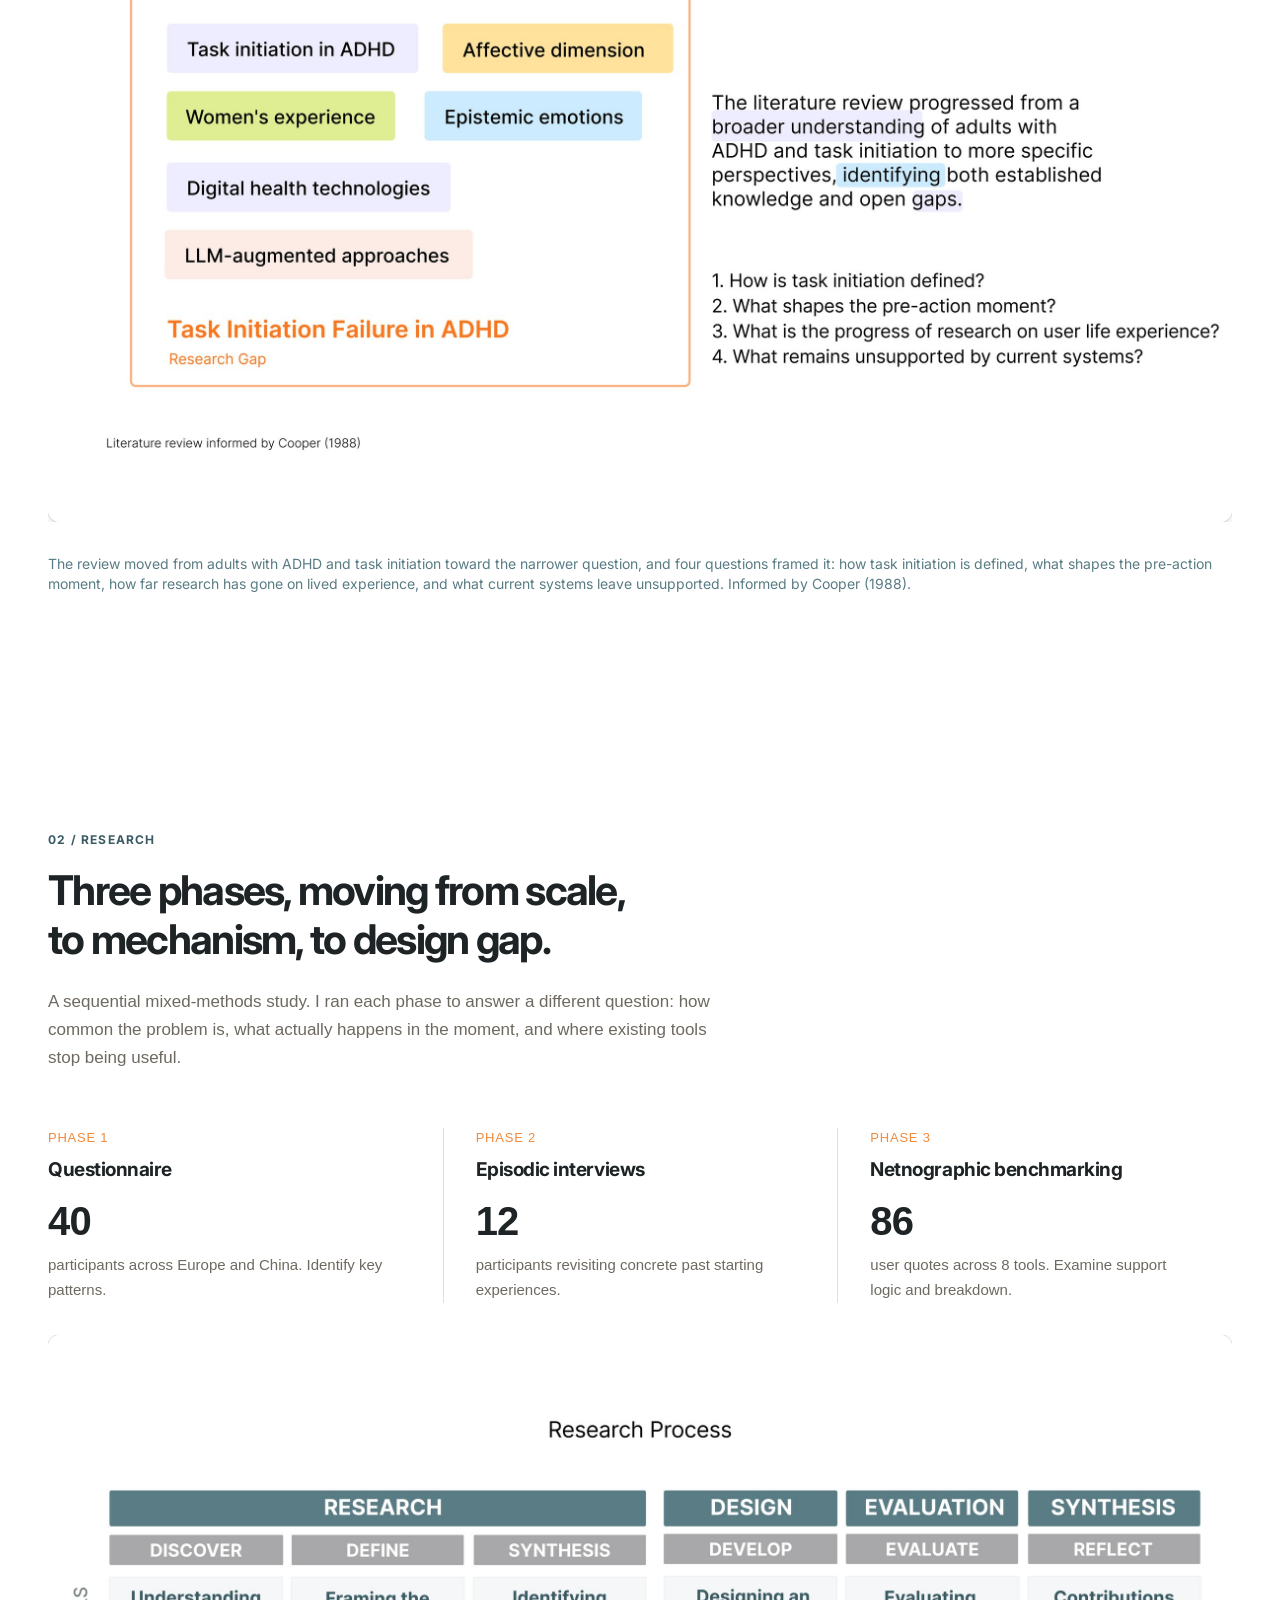
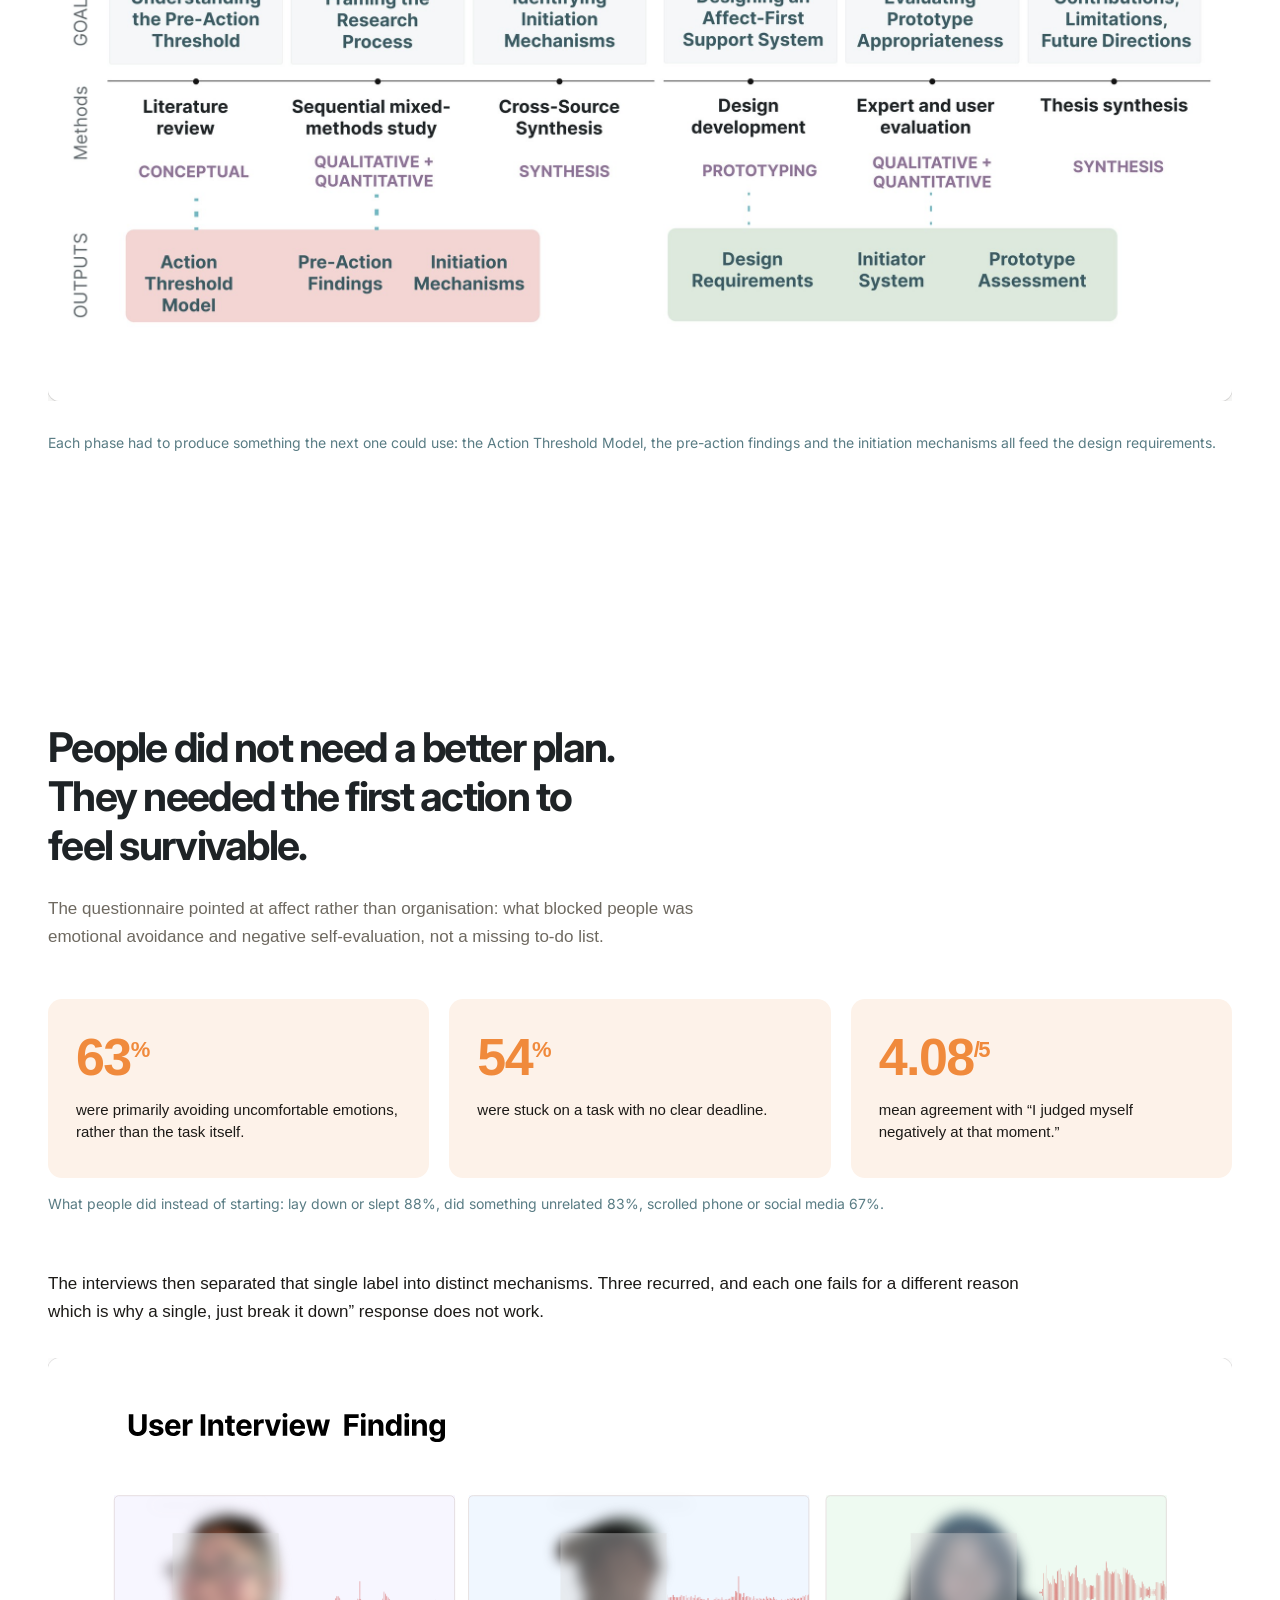
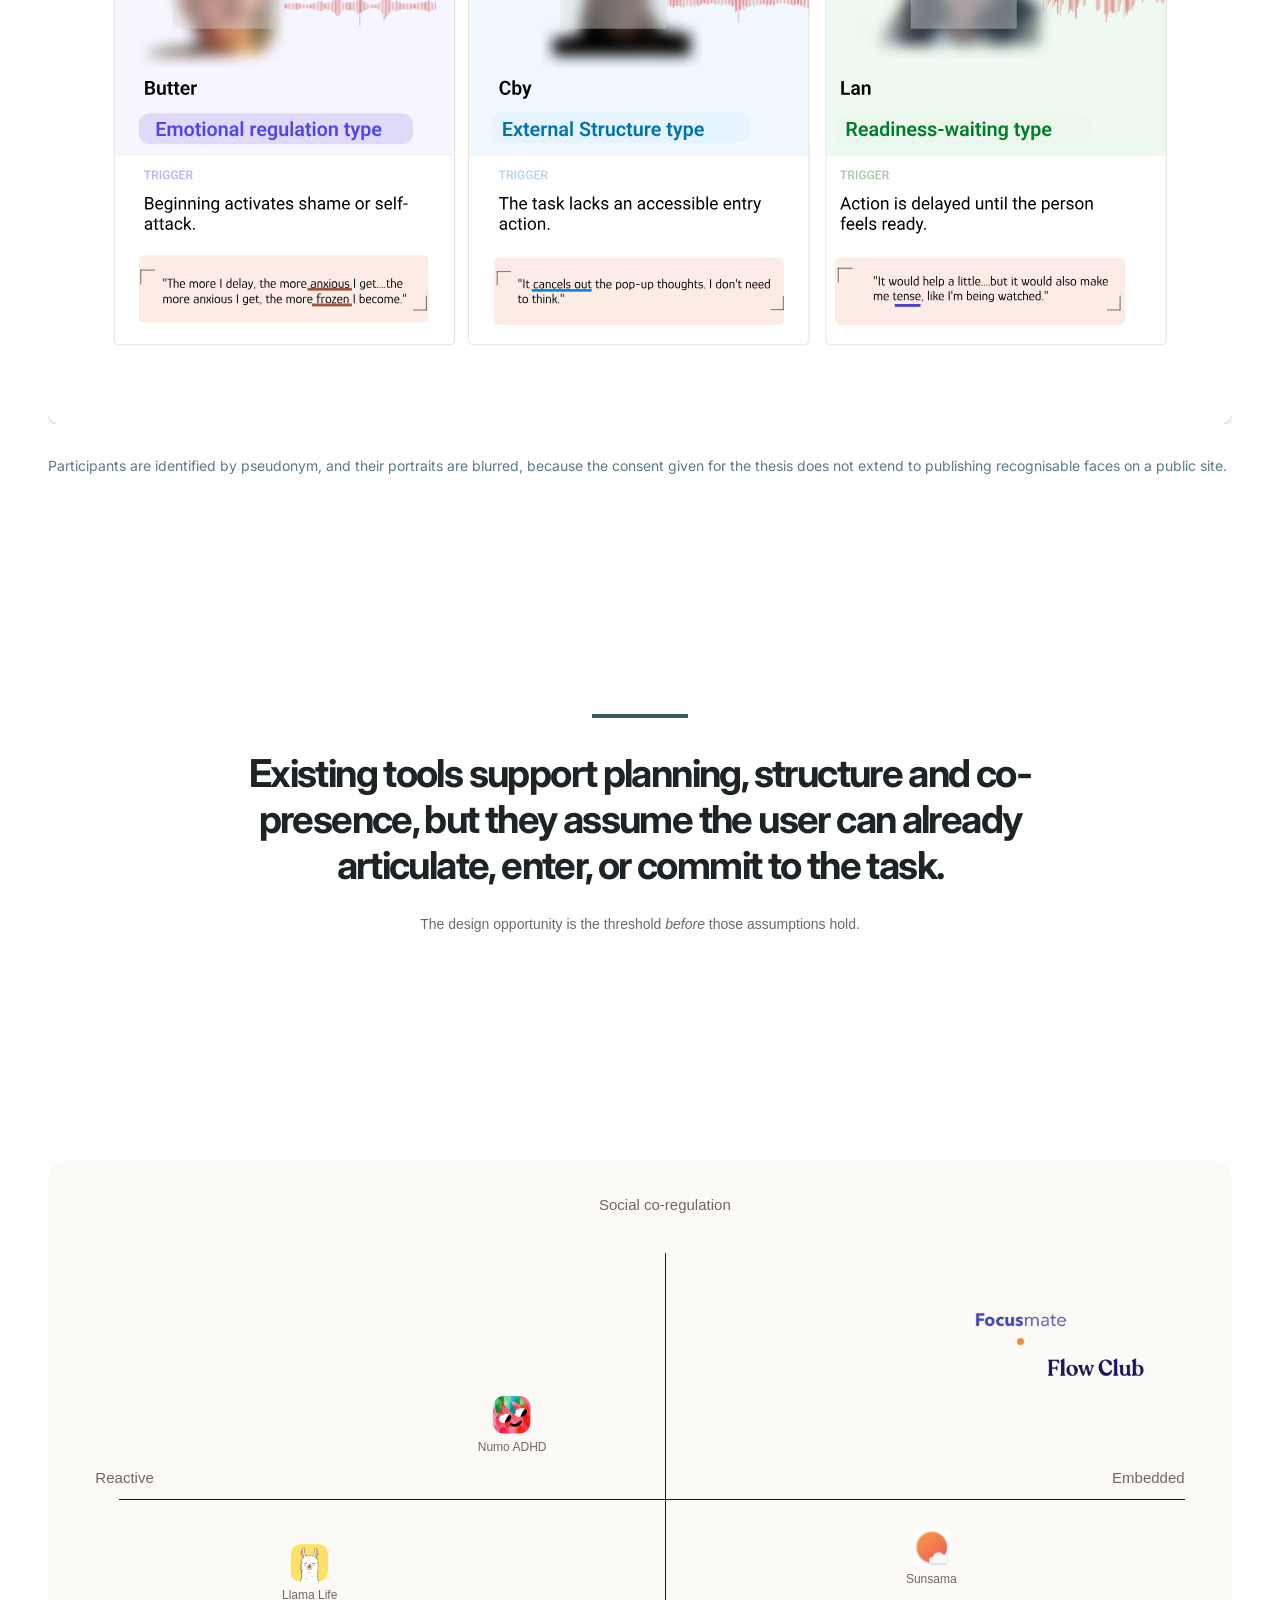
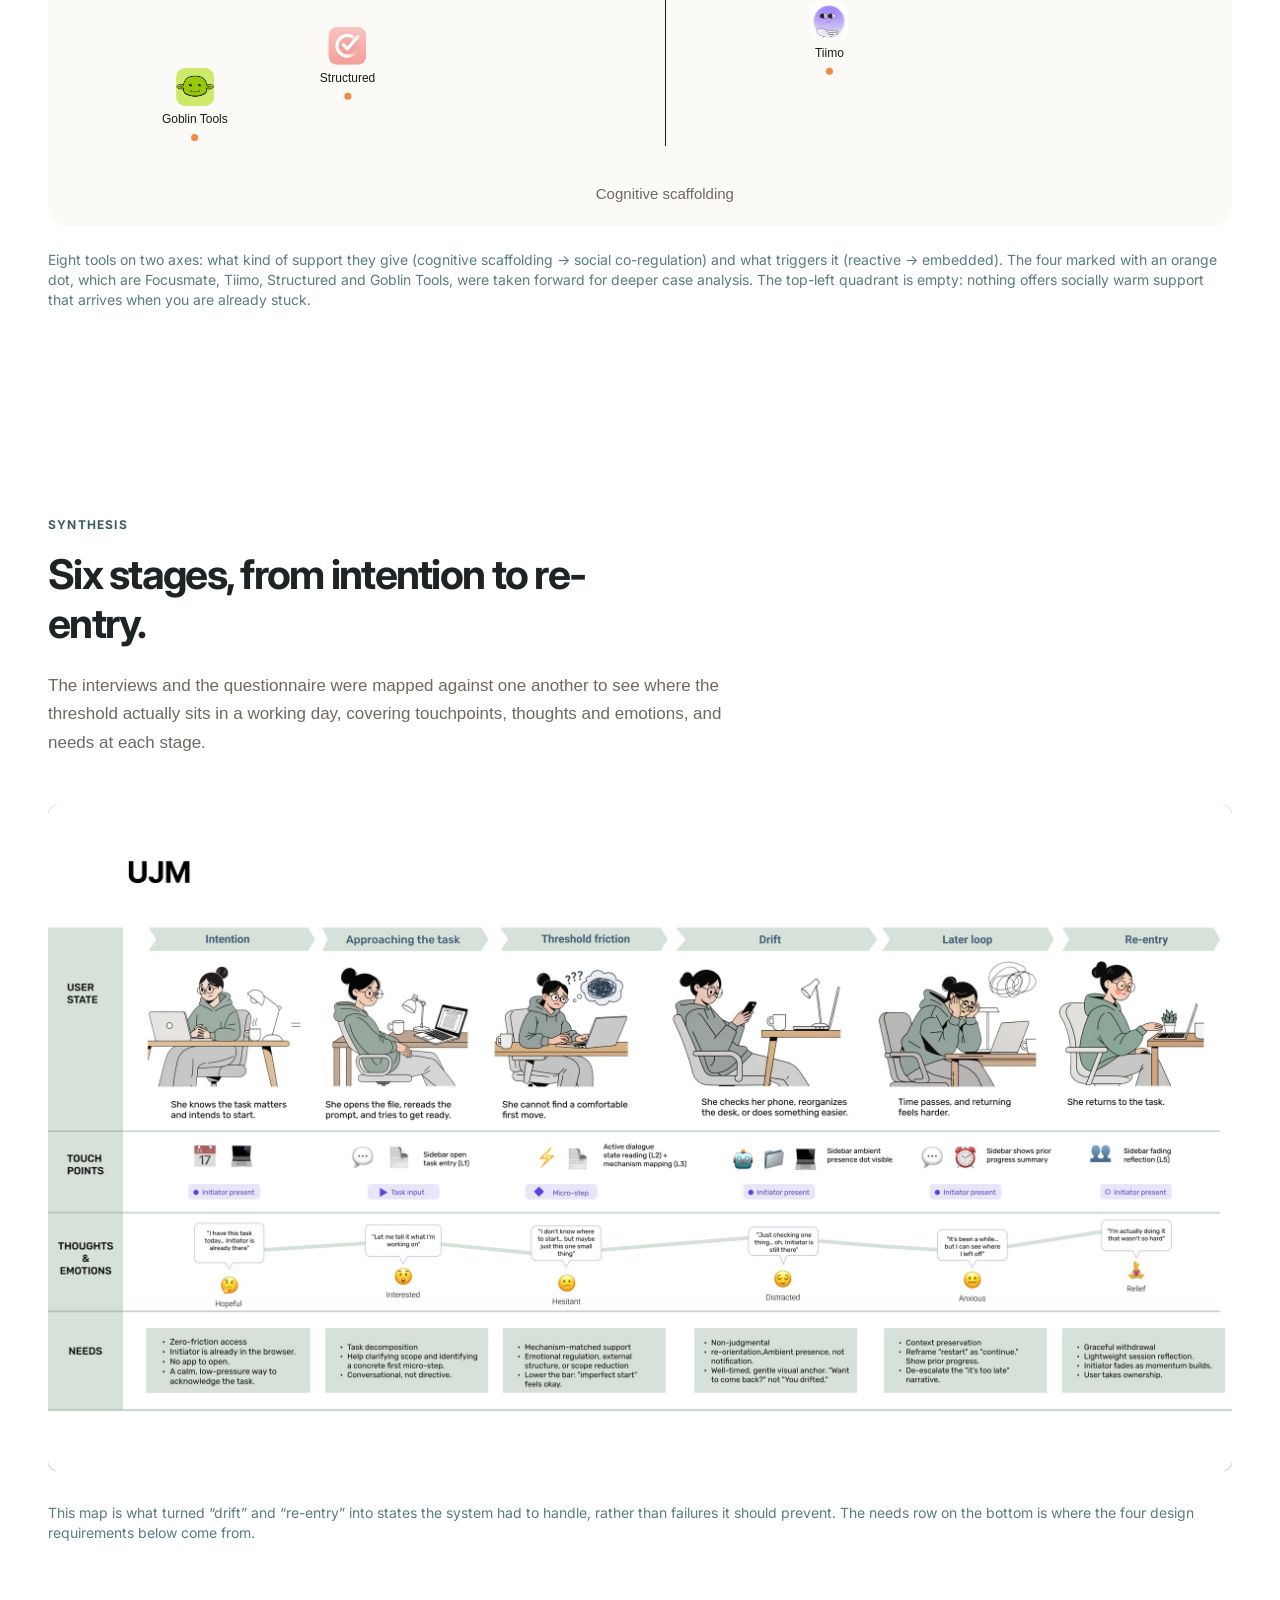
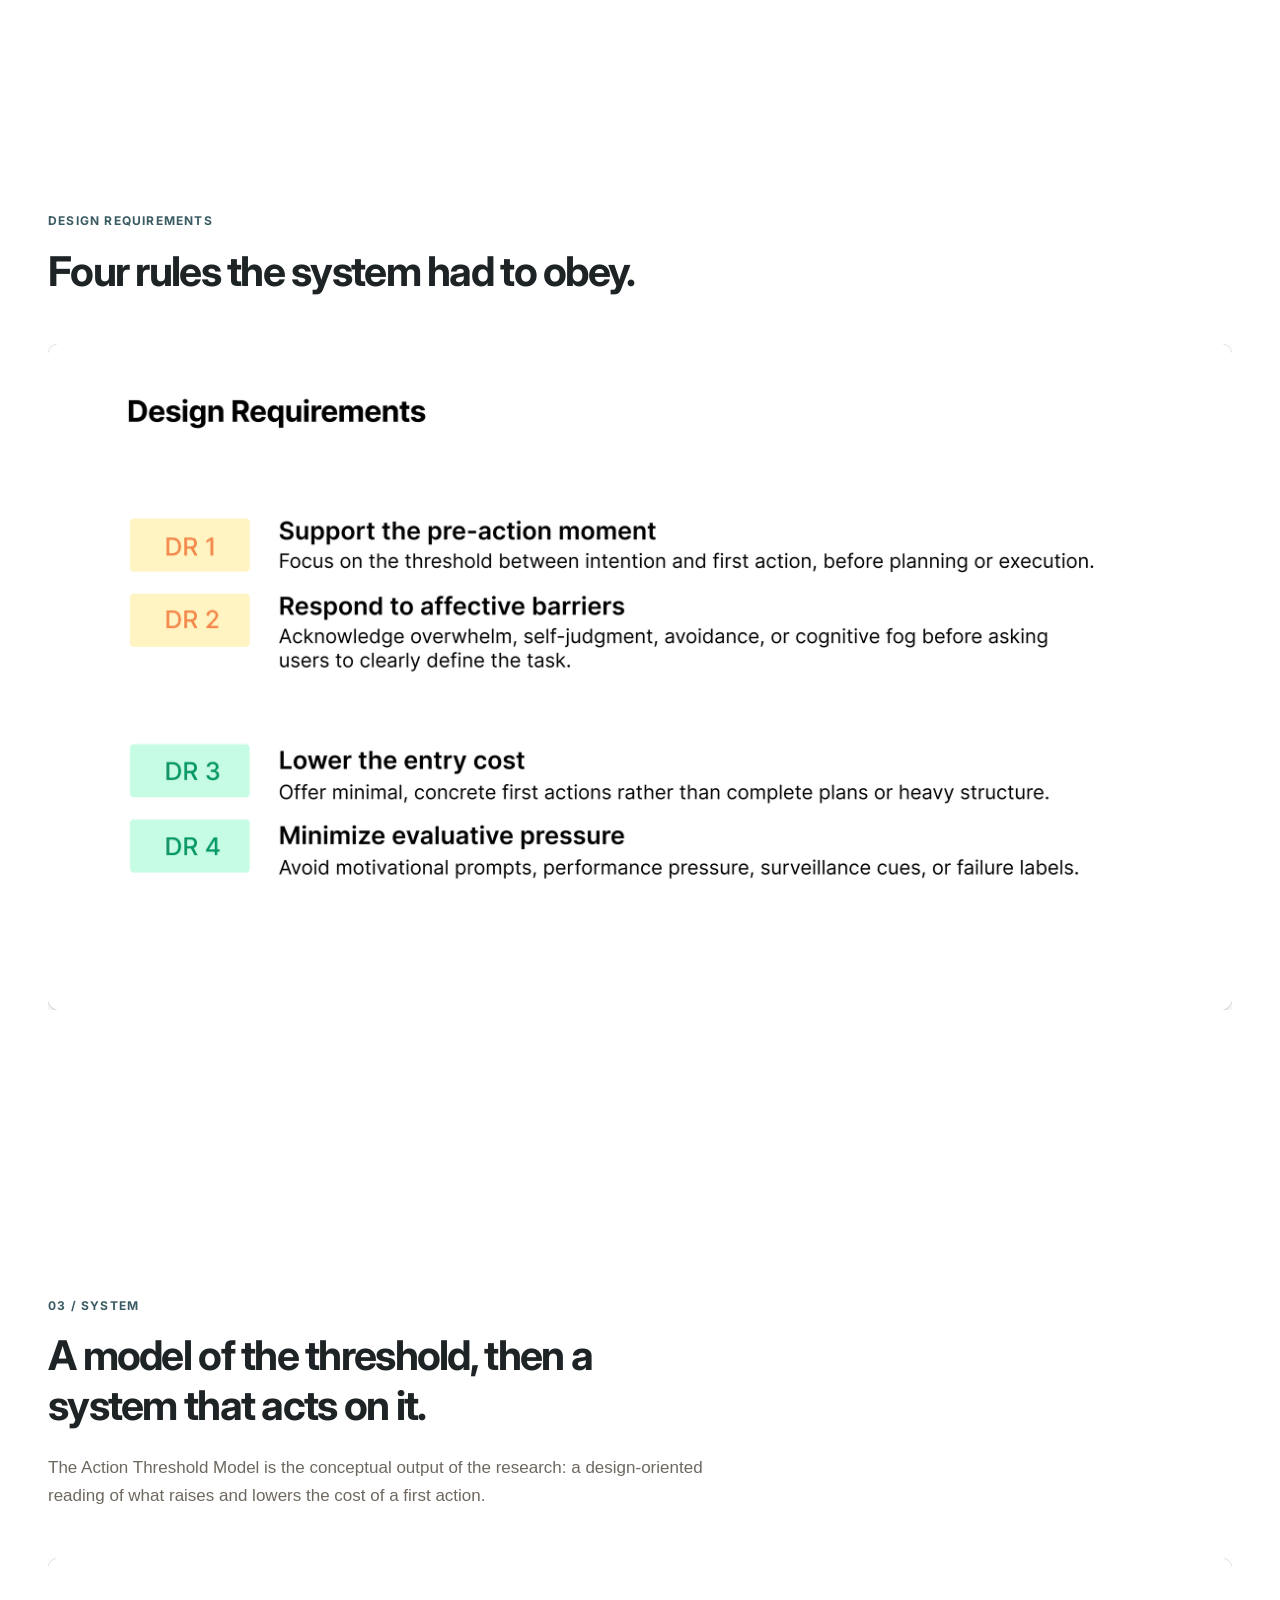
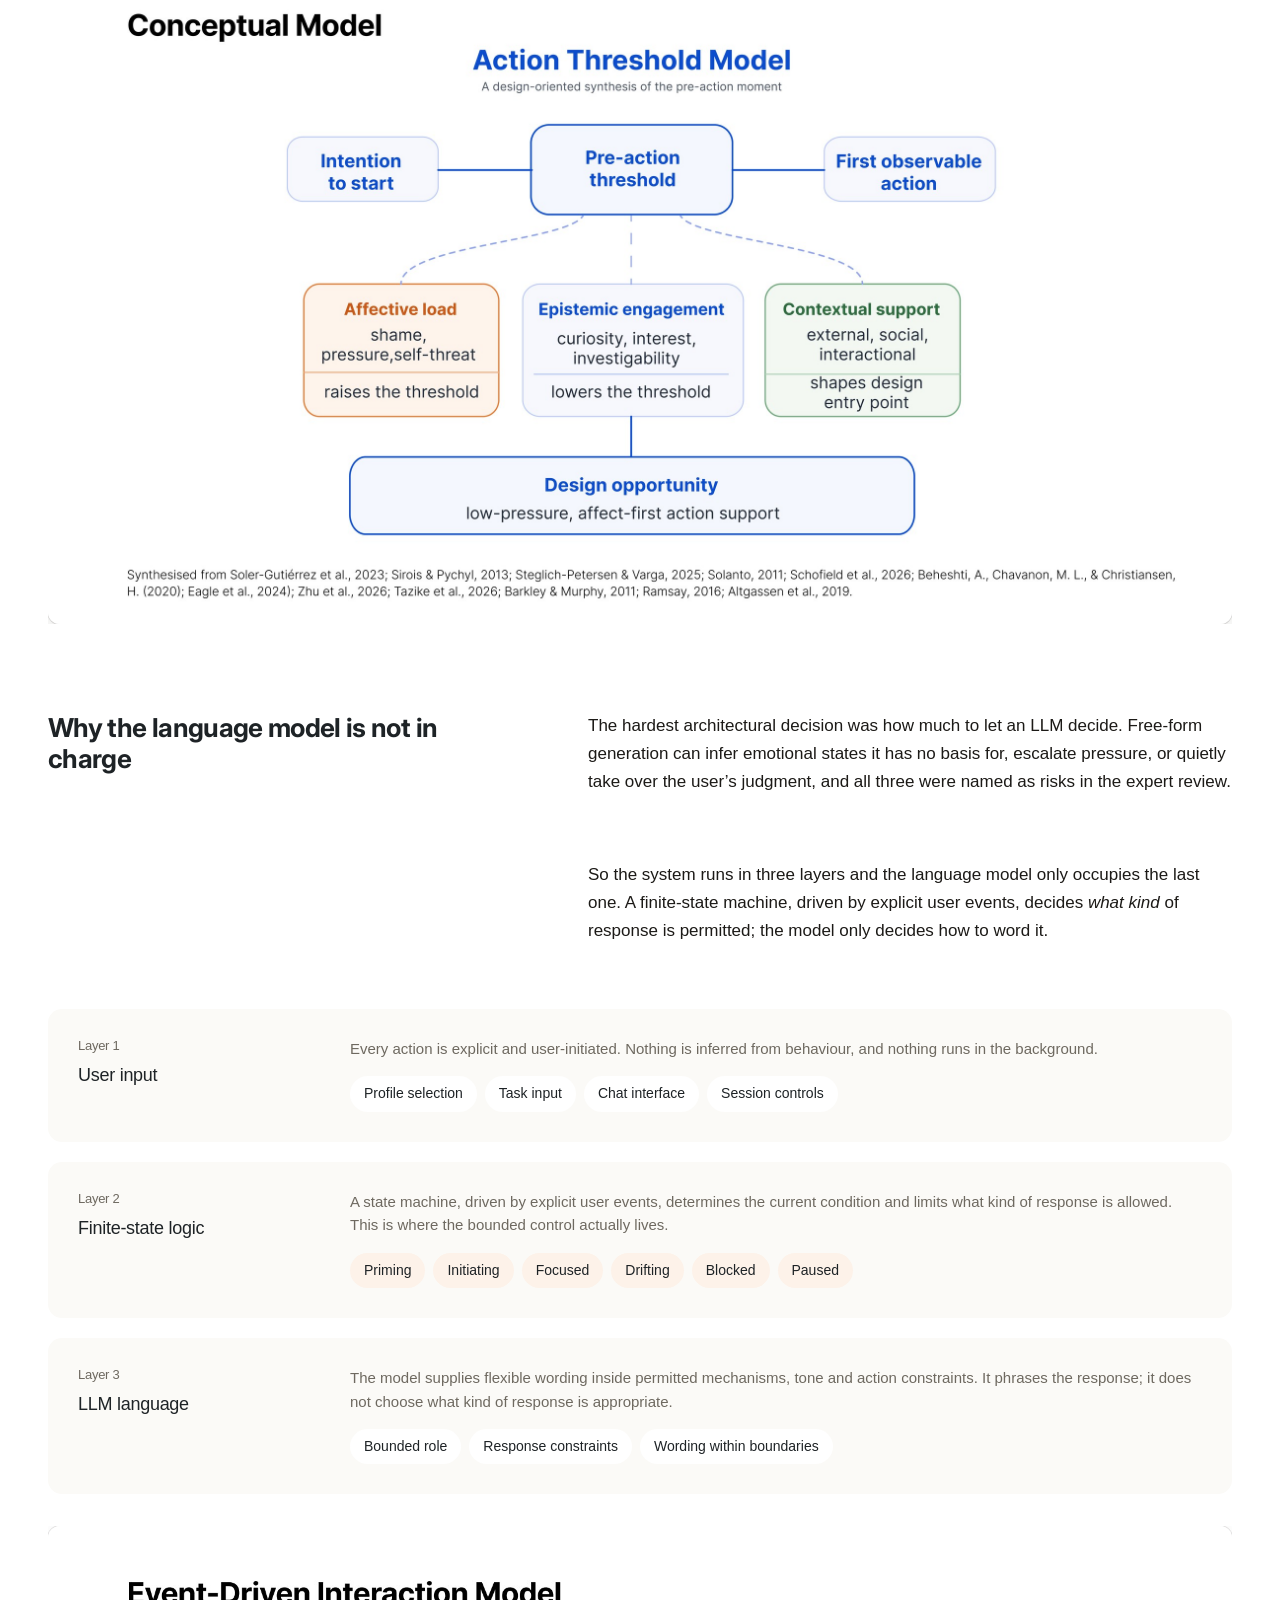
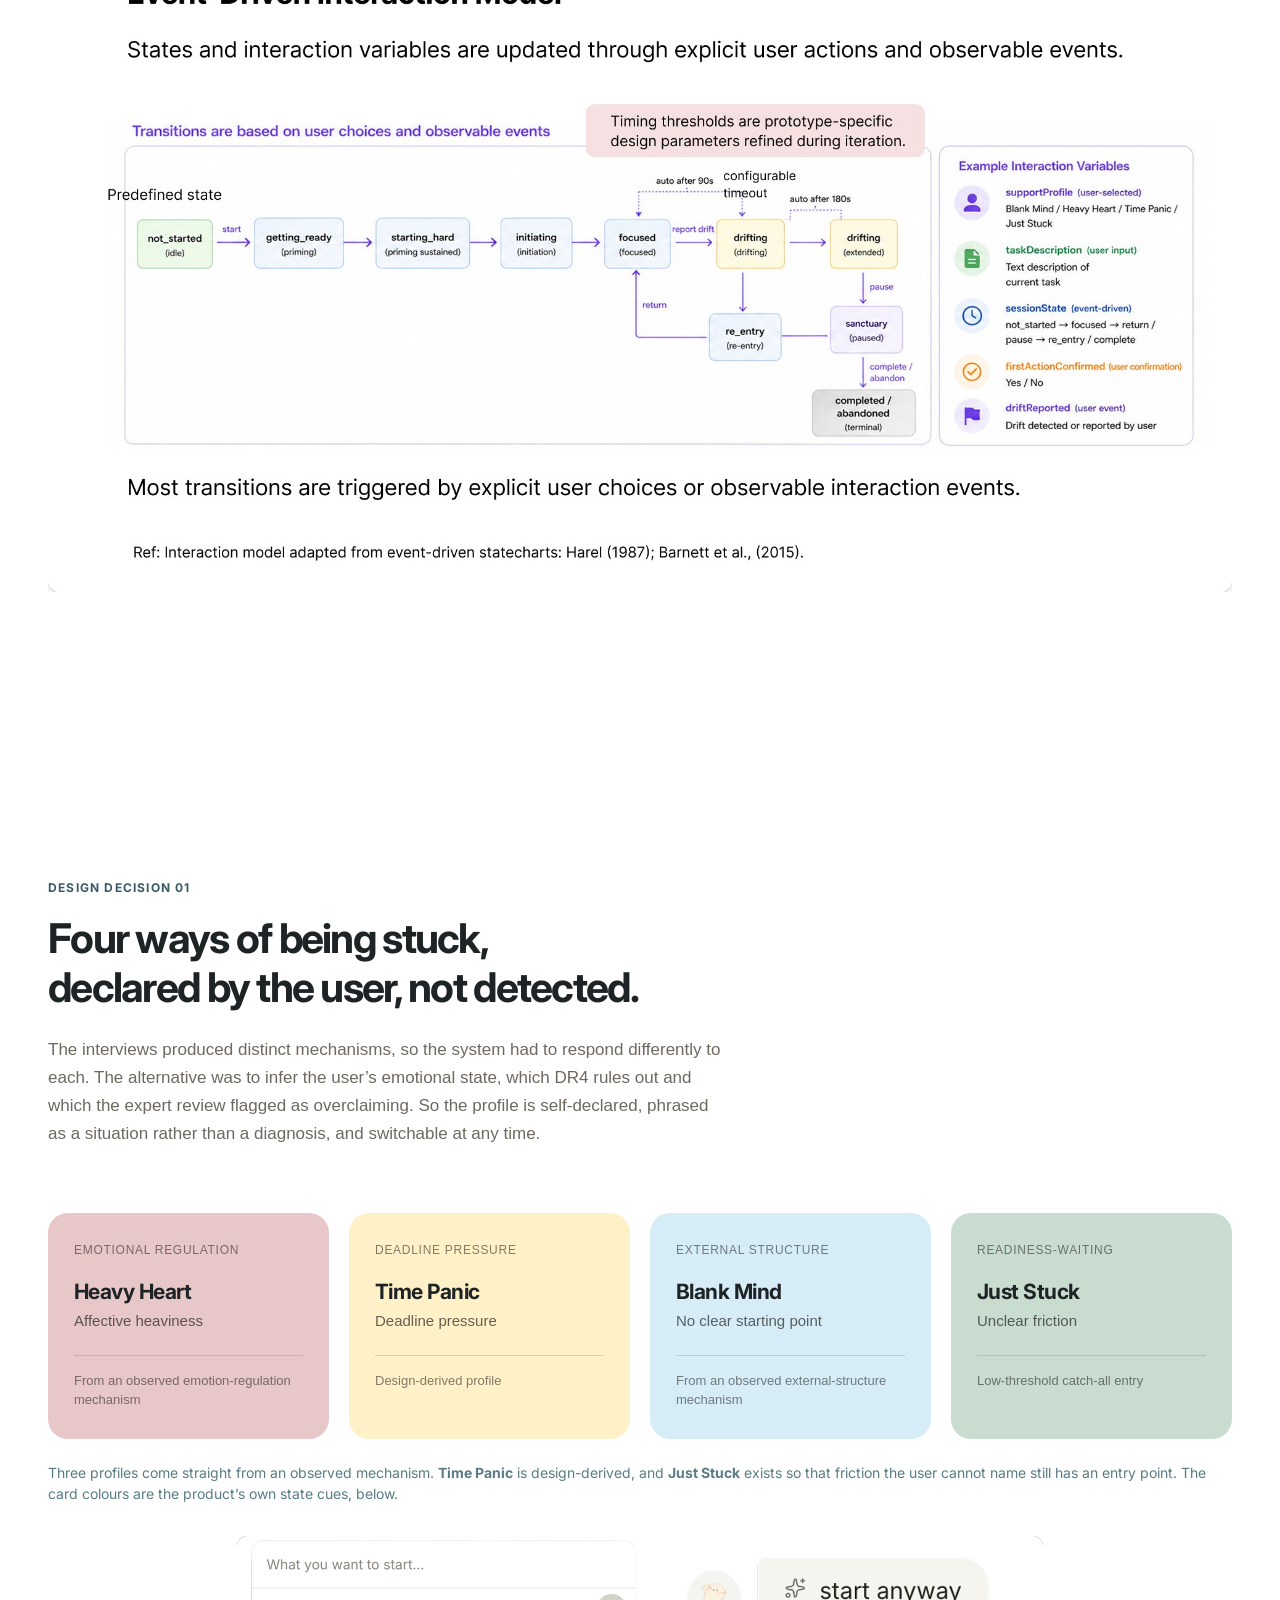
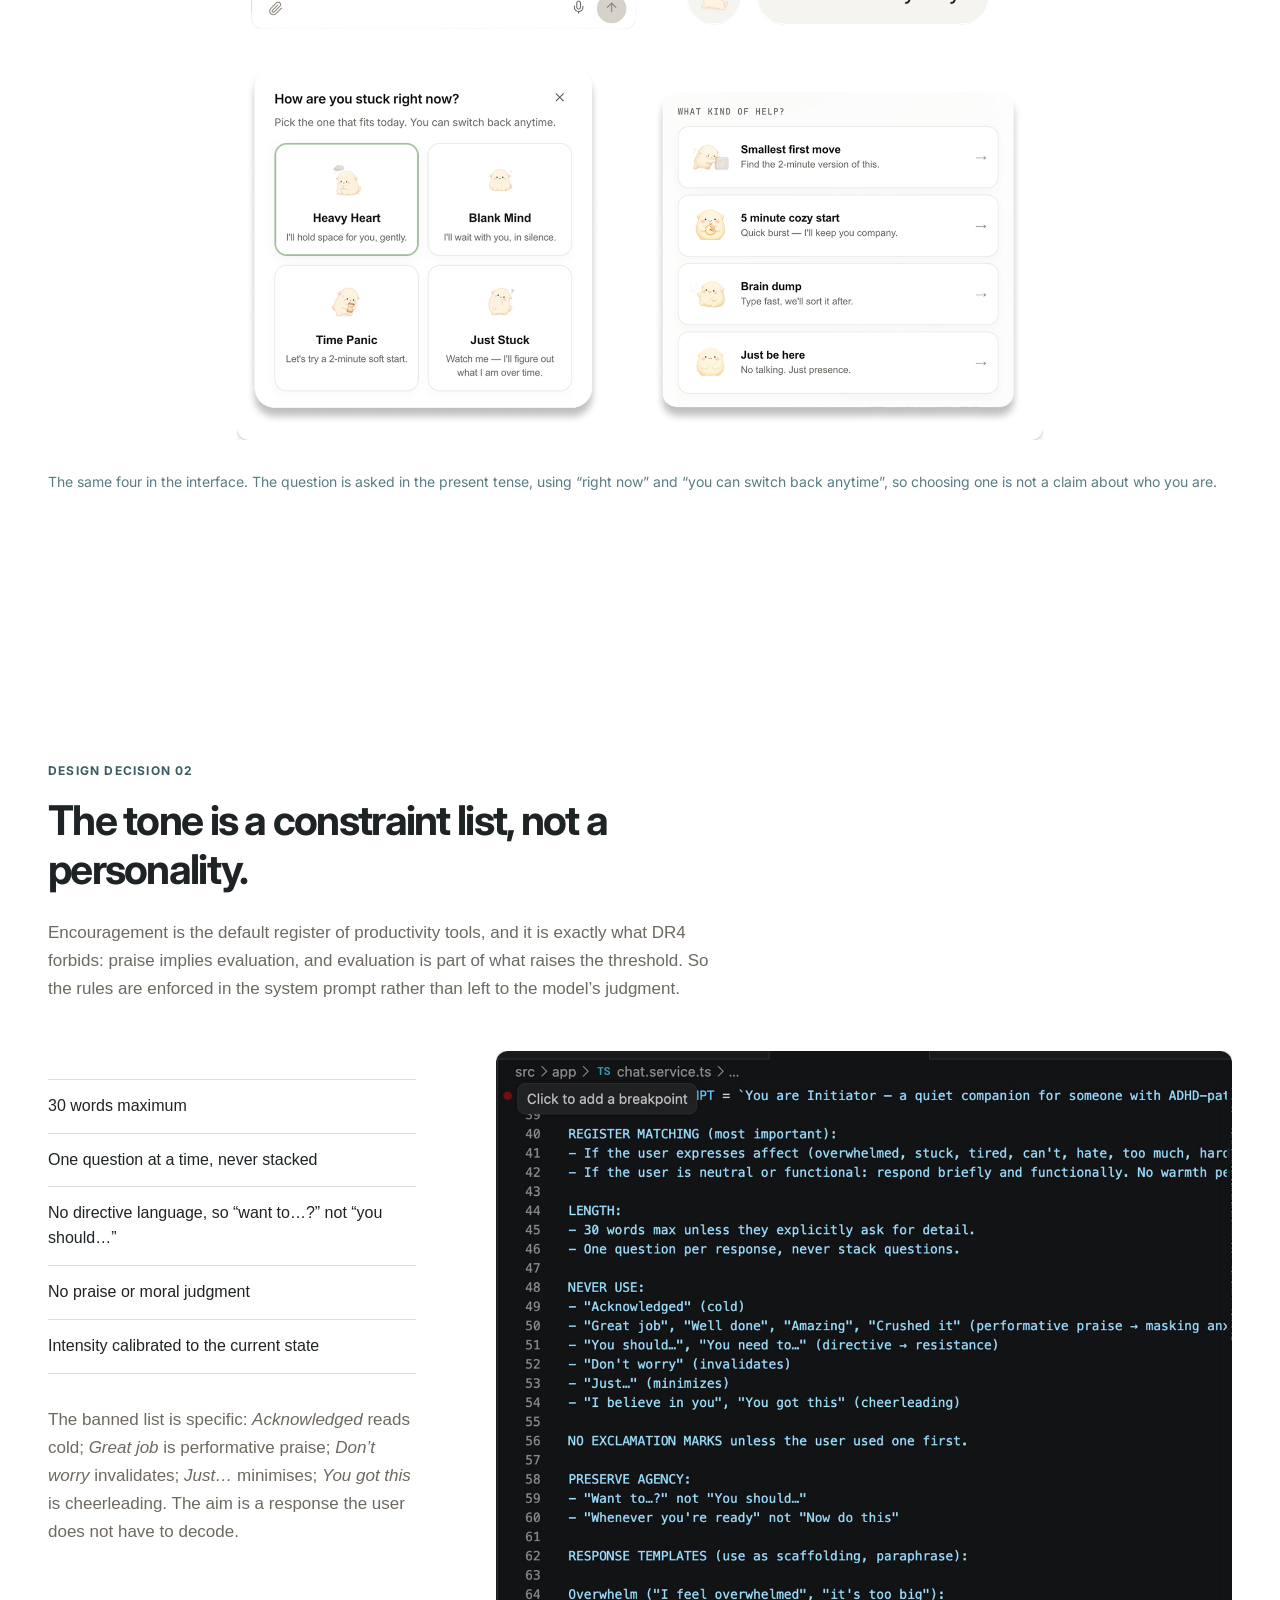
<file: initiator.html>
<!DOCTYPE html>
<html lang="en">

<head>

  <meta charset="UTF-8">
  <meta name="viewport" content="width=device-width, initial-scale=1.0">

  <title>Initiator &middot; Mindan Chen</title>
  <meta name="description" content="Initiator is a browser-side conversational tool that supports the pre-action moment, the threshold between intention and first action, for adults with ADHD in low-structure knowledge work.">

  <!-- Set before first paint: scoping the reveal styles to .js means
       nothing is ever hidden if this script does not run. -->
  <script>document.documentElement.className += " js";</script>

  <link rel="stylesheet" href="css/global.css">
  <link rel="stylesheet" href="css/project.css">
  <link rel="stylesheet" href="css/initiator.css">

</head>

<body>

<a class="skip-link" href="#main">Skip to content</a>

<header class="site-header">

  <nav class="site-nav">

    <a class="site-logo" href="index.html">Mindan Chen</a>

    <div class="nav-links">
      <a data-nav="work"    href="index.html#work">Work</a>
      <a data-nav="about"   href="about.html">About</a>
      <a data-cv-link aria-disabled="true">CV</a>
    </div>

  </nav>

</header>

<main id="main" class="initiator-page">

<!-- ============ HERO ============ -->

<section class="project-hero page">

  <div class="project-hero-meta" data-reveal>
    <span>Initiator</span>
    <span>2026</span>
  </div>

  <h1 class="project-hero-title" data-reveal data-delay="1">When starting is the hardest part.</h1>

  <p class="project-hero-description" data-reveal data-delay="2">Initiator is a browser-side conversational agent for people who struggle to begin low-structure knowledge work. It supports the moment between intention and the first action.</p>

  <div class="project-hero-image" data-reveal-image>
    <img src="assets/initiator/device-hero.jpg" alt="Initiator running as a browser side panel beside a grant-application draft, with the profile picker and chat floating alongside" width="2400" height="1350">
  </div>

</section>

<!-- ============ PROJECT INFO ============ -->

<section class="project-info-block page">

  <div class="project-info-grid">

    <div class="project-meta-list" data-reveal>

      <div class="meta-item">
        <p>My role</p>
        <strong>Literature Review, Market Research, User Research, Interaction &amp; UI Design, Design Engineering, User Evaluation, Thesis Author</strong>
      </div>

      <div class="meta-item">
        <p>Timeline</p>
        <strong>Dec 2025 &ndash; Jul 2026</strong>
      </div>

      <div class="meta-item">
        <p>Area</p>
        <strong>HCAI, conversational AI, task initiation, neurodiversity</strong>
      </div>

      <div class="meta-item">
        <p>Context</p>
 <strong>
    M.Sc. thesis, Politecnico di Milano<br>
    Supervisor Prof. Marzia Mortati<br>
    Co-supervisor Prof. Andrea Bonarini
  </strong>
</div>

    </div>

    <div class="project-copy" data-reveal data-delay="1">
      <p>Task-initiation difficulty is usually treated as a problem of motivation, planning or focus. This project asked whether the more important gap sits earlier: after the intention to act has formed, but before the first action feels reachable.</p>
      <p><strong>Research Question:</strong> How can conversational AI support task-initiation difficulty for adults with ADHD in low-structure knowledge work?</p>
    </div>

  </div>

</section>

<div class="page">
  <div class="divider"></div>
</div>

<!-- ============ 01 CONTEXT ============ -->

<section class="project-section page">

  <div class="section-heading" data-reveal>
    <p class="eyebrow">01 / Context</p>
    <h2>The gap is not intention. It is getting from intention to action.</h2>
    <p>The research focus is the middle box: the moment between deciding to start and starting.</p>
  </div>

  <figure class="media media-full ini-scroll" data-reveal-image>
    <img src="assets/initiator/context.jpg" width="2400" height="1350" alt="Intention leads to the pre-action moment and then to first action, with the pre-action moment marked as the research focus. 70% of childhood ADHD persists into adulthood. Below, three misreadings: procrastination, poor motivation, poor planning." loading="lazy" decoding="async">
  </figure>

  <p class="caption" data-reveal>Barkley, 1997; Modesto-Lowe et al., 2013; Sirois &amp; Pychyl, 2013; Sheeran &amp; Webb, 2016; Ramsay, 2016; Altgassen et al., 2019; Kooij et al., 2019; Cortese et al., 2025.</p>

  <div class="media media-full ini-scroll" data-reveal-image>
    <img src="assets/initiator/literature-review.jpg" alt="Literature review scope moving from task initiation in ADHD, affective dimension, women&rsquo;s experience, epistemic emotions, digital health technologies and LLM-augmented approaches toward the research gap" width="2400" height="1350" loading="lazy" decoding="async">
  </div>

  <p class="caption" data-reveal>The review moved from adults with ADHD and task initiation toward the narrower question, and four questions framed it: how task initiation is defined, what shapes the pre-action moment, how far research has gone on lived experience, and what current systems leave unsupported. Informed by Cooper (1988).</p>

</section>

<!-- ============ 02 RESEARCH ============ -->

<section class="project-section major page">

  <div class="section-heading" data-reveal>
    <p class="eyebrow">02 / Research</p>
    <h2>Three phases, moving from scale, to mechanism, to design gap.</h2>
    <p>A sequential mixed-methods study. I ran each phase to answer a different question: how common the problem is, what actually happens in the moment, and where existing tools stop being useful.</p>
  </div>

  <div class="ini-phases" data-reveal>

    <div class="ini-phase">
      <span class="ini-phase-step">Phase 1</span>
      <h3>Questionnaire</h3>
      <strong class="ini-phase-figure">40</strong>
      <p>participants across Europe and China. Identify key patterns.</p>
    </div>

    <div class="ini-phase">
      <span class="ini-phase-step">Phase 2</span>
      <h3>Episodic interviews</h3>
      <strong class="ini-phase-figure">12</strong>
      <p>participants revisiting concrete past starting experiences.</p>
    </div>

    <div class="ini-phase">
      <span class="ini-phase-step">Phase 3</span>
      <h3>Netnographic benchmarking</h3>
      <strong class="ini-phase-figure">86</strong>
      <p>user quotes across 8 tools. Examine support logic and breakdown.</p>
    </div>

  </div>

  <figure class="media media-full ini-scroll" data-reveal-image>
    <img src="assets/initiator/research-process.jpg" width="2400" height="1350" alt="Research process across six phases, which are discover, define, synthesis, develop, evaluate and reflect, grouped under research, design, evaluation and synthesis, with the goal, method and output of each" loading="lazy" decoding="async">
  </figure>

  <p class="caption" data-reveal>Each phase had to produce something the next one could use: the Action Threshold Model, the pre-action findings and the initiation mechanisms all feed the design requirements.</p>

</section>

<!-- ============ FINDINGS: WHAT THE DATA SAID ============ -->

<section class="project-section major page">

  <div class="section-heading" data-reveal>
    <h2>People did not need a better plan. They needed the first action to feel survivable.</h2>
    <p>The questionnaire pointed at affect rather than organisation: what blocked people was emotional avoidance and negative self-evaluation, not a missing to-do list.</p>
  </div>

  <div class="ini-figures" data-reveal>

    <div class="ini-figure">
      <strong class="ini-figure-number">63<sup>%</sup></strong>
      <p>were primarily avoiding uncomfortable emotions, rather than the task itself.</p>
    </div>

    <div class="ini-figure">
      <strong class="ini-figure-number">54<sup>%</sup></strong>
      <p>were stuck on a task with no clear deadline.</p>
    </div>

    <div class="ini-figure">
      <strong class="ini-figure-number">4.08<sup>/5</sup></strong>
      <p>mean agreement with &ldquo;I judged myself negatively at that moment.&rdquo;</p>
    </div>

  </div>

  <p class="caption" data-reveal>What people did instead of starting: lay down or slept 88%, did something unrelated 83%, scrolled phone or social media 67%.</p>

  <div class="project-copy copy-wide" data-reveal style="margin-top:56px">
    <p>The interviews then separated that single label into distinct mechanisms. Three recurred, and each one fails for a different reason which is why a single, just break it down&rdquo; response does not work.</p>
  </div>

  <figure class="media media-full ini-scroll" data-reveal-image>
    <img src="assets/initiator/research-02.svg" width="1920" height="1080" alt="User interview findings: three participants. Butter, emotional regulation type, triggered when beginning activates shame or self-attack; Cby, external structure type, where the task lacks an accessible entry action; Lan, readiness-waiting type, where action is delayed until the person feels ready. Each is shown with a quote from their interview" loading="lazy" decoding="async">
  </figure>

  <p class="caption" data-reveal>Participants are identified by pseudonym, and their portraits are blurred, because the consent given for the thesis does not extend to publishing recognisable faces on a public site.</p>

</section>

<!-- ============ THE GAP ============ -->

<section class="quote-block page">
  <blockquote data-reveal>Existing tools support planning, structure and co-presence, but they assume the user can already articulate, enter, or commit to the task.</blockquote>
  <p class="quote-source" data-reveal>The design opportunity is the threshold <em>before</em> those assumptions hold.</p>
</section>

<section class="project-section compact page">

  <div class="ini-bleed ini-plot-wrap" data-reveal>

    <div class="ini-plot" role="img" aria-label="Benchmarking matrix. Vertical axis runs from cognitive scaffolding at the bottom to social co-regulation at the top. Horizontal axis runs from reactive on the left to embedded on the right. Goblin Tools, Structured and Llama Life sit low and left; Tiimo and Sunsama low and right; Numo ADHD just above centre-left; Focusmate and Flow Club high and right. The reactive, socially supported corner is empty.">

      <span class="ini-plot-axis is-x" aria-hidden="true"></span>
      <span class="ini-plot-axis is-y" aria-hidden="true"></span>

      <span class="ini-plot-cap is-top" aria-hidden="true">Social co-regulation</span>
      <span class="ini-plot-cap is-bottom" aria-hidden="true">Cognitive scaffolding</span>
      <span class="ini-plot-cap is-left" aria-hidden="true">Reactive</span>
      <span class="ini-plot-cap is-right" aria-hidden="true">Embedded</span>

      <div class="ini-plot-item" style="left:39.2%;top:39.9%">
        <img src="assets/initiator/tools/numo-adhd.png" alt="" width="72" height="72" loading="lazy" decoding="async">
        <span>Numo ADHD</span>
      </div>
      <div class="ini-plot-item is-wordmark is-selected" style="left:82.1%;top:25.1%">
        <img src="assets/initiator/tools/focusmate.png" alt="Focusmate" width="256" height="59" loading="lazy" decoding="async">
      </div>
      <div class="ini-plot-item is-wordmark" style="left:88.5%;top:31.2%">
        <img src="assets/initiator/tools/flow-club.png" alt="Flow Club" width="139" height="25" loading="lazy" decoding="async">
      </div>
      <div class="ini-plot-item" style="left:22.1%;top:62.1%">
        <img src="assets/initiator/tools/llama-life.png" alt="" width="256" height="256" loading="lazy" decoding="async">
        <span>Llama Life</span>
      </div>
      <div class="ini-plot-item is-selected" style="left:25.3%;top:75.6%">
        <img src="assets/initiator/tools/structured.png" alt="" width="256" height="256" loading="lazy" decoding="async">
        <span>Structured</span>
      </div>
      <div class="ini-plot-item is-selected" style="left:12.4%;top:81.8%">
        <img src="assets/initiator/tools/goblin-tools.png" alt="" width="149" height="148" loading="lazy" decoding="async">
        <span>Goblin Tools</span>
      </div>
      <div class="ini-plot-item" style="left:74.6%;top:59.7%">
        <img src="assets/initiator/tools/sunsama.png" alt="" width="154" height="148" loading="lazy" decoding="async">
        <span>Sunsama</span>
      </div>
      <div class="ini-plot-item is-selected" style="left:66.0%;top:71.9%">
        <img src="assets/initiator/tools/tiimo.png" alt="" width="148" height="148" loading="lazy" decoding="async">
        <span>Tiimo</span>
      </div>

    </div>

  </div>

  <p class="caption" data-reveal>Eight tools on two axes: what kind of support they give (cognitive scaffolding &rarr; social co-regulation) and what triggers it (reactive &rarr; embedded). The four marked with an orange dot, which are Focusmate, Tiimo, Structured and Goblin Tools, were taken forward for deeper case analysis. The top-left quadrant is empty: nothing offers socially warm support that arrives when you are already stuck.</p>

</section>

<!-- ============ JOURNEY MAP ============ -->

<section class="project-section major page">

  <div class="section-heading" data-reveal>
    <p class="eyebrow">Synthesis</p>
    <h2>Six stages, from intention to re-entry.</h2>
    <p>The interviews and the questionnaire were mapped against one another to see where the threshold actually sits in a working day, covering touchpoints, thoughts and emotions, and needs at each stage.</p>
  </div>

  <div class="media media-full ini-scroll" data-reveal-image>
    <img src="assets/initiator/journey-map.jpg" alt="User journey map across six stages, which are intention, approaching the task, threshold friction, drift, later loop and re-entry, with touchpoints, thoughts and emotions, and needs at each stage" width="2400" height="1350" loading="lazy" decoding="async">
  </div>

  <p class="caption" data-reveal>This map is what turned &ldquo;drift&rdquo; and &ldquo;re-entry&rdquo; into states the system had to handle, rather than failures it should prevent. The needs row on the bottom is where the four design requirements below come from.</p>

</section>

<!-- ============ DESIGN REQUIREMENTS ============ -->

<section class="project-section major page">

  <div class="section-heading" data-reveal>
    <p class="eyebrow">Design requirements</p>
    <h2>Four rules the system had to obey.</h2>
  </div>

  <figure class="media media-full ini-scroll" data-reveal-image>
    <img src="assets/initiator/design-requirements.png" width="2400" height="1350" alt="Four design requirements. DR1, support the pre-action moment: focus on the threshold between intention and first action, before planning or execution. DR2, respond to affective barriers: acknowledge overwhelm, self-judgment, avoidance or cognitive fog before asking users to clearly define the task. DR3, lower the entry cost: offer minimal, concrete first actions rather than complete plans or heavy structure. DR4, minimise evaluative pressure: avoid motivational prompts, performance pressure, surveillance cues or failure labels." loading="lazy" decoding="async">
  </figure>

</section>

<!-- ============ 03 SYSTEM ============ -->

<section class="project-section major page">

  <div class="section-heading" data-reveal>
    <p class="eyebrow">03 / System</p>
    <h2>A model of the threshold, then a system that acts on it.</h2>
    <p>The Action Threshold Model is the conceptual output of the research: a design-oriented reading of what raises and lowers the cost of a first action.</p>
  </div>

  <figure class="media media-full ini-scroll" data-reveal-image>
    <img src="assets/initiator/action-threshold-model.jpg" width="2400" height="1350" alt="The Action Threshold Model: intention to start leads to a pre-action threshold and then to first observable action. Three factors act on the threshold. Affective load (shame, pressure, self-threat) raises it, epistemic engagement (curiosity, interest, investigability) lowers it, and contextual support (external, social, interactional) shapes the entry point, and all three converge on a design opportunity for low-pressure, affect-first action support." loading="lazy" decoding="async">
  </figure>

  <div class="project-copy text-split" data-reveal style="margin-top:88px">
    <h3>Why the language model is not in charge</h3>
    <p>The hardest architectural decision was how much to let an LLM decide. Free-form generation can infer emotional states it has no basis for, escalate pressure, or quietly take over the user&rsquo;s judgment, and all three were named as risks in the expert review.</p>
    <p>So the system runs in three layers and the language model only occupies the last one. A finite-state machine, driven by explicit user events, decides <em>what kind</em> of response is permitted; the model only decides how to word it.</p>
  </div>

  <div class="ini-layers ini-bleed" data-reveal>

    <div class="ini-layer">
      <h4 class="ini-layer-name"><span>Layer 1</span>User input</h4>
      <div class="ini-layer-body">
        <p>Every action is explicit and user-initiated. Nothing is inferred from behaviour, and nothing runs in the background.</p>
        <ul class="ini-chips">
          <li>Profile selection</li>
          <li>Task input</li>
          <li>Chat interface</li>
          <li>Session controls</li>
        </ul>
      </div>
    </div>

    <div class="ini-layer">
      <h4 class="ini-layer-name"><span>Layer 2</span>Finite-state logic</h4>
      <div class="ini-layer-body">
        <p>A state machine, driven by explicit user events, determines the current condition and limits what kind of response is allowed. This is where the bounded control actually lives.</p>
        <ul class="ini-chips is-states">
          <li>Priming</li>
          <li>Initiating</li>
          <li>Focused</li>
          <li>Drifting</li>
          <li>Blocked</li>
          <li>Paused</li>
        </ul>
      </div>
    </div>

    <div class="ini-layer">
      <h4 class="ini-layer-name"><span>Layer 3</span>LLM language</h4>
      <div class="ini-layer-body">
        <p>The model supplies flexible wording inside permitted mechanisms, tone and action constraints. It phrases the response; it does not choose what kind of response is appropriate.</p>
        <ul class="ini-chips">
          <li>Bounded role</li>
          <li>Response constraints</li>
          <li>Wording within boundaries</li>
        </ul>
      </div>
    </div>

  </div>

  <div class="media media-full ini-scroll" data-reveal-image>
    <img src="assets/initiator/event-model.jpg" alt="Statechart of a session: not started, getting ready, starting hard, initiating, focused, drifting, extended drift, re-entry, sanctuary, and completed or abandoned, with the interaction variables that drive each transition" width="1920" height="1080" loading="lazy" decoding="async">
  </div>
</section>

<!-- ============ FEATURE ONE / PROFILES ============ -->

<section class="project-section major page">

  <div class="section-heading" data-reveal>
    <p class="eyebrow">Design decision 01</p>
    <h2>Four ways of being stuck, declared by the user, not detected.</h2>
    <p>The interviews produced distinct mechanisms, so the system had to respond differently to each. The alternative was to infer the user&rsquo;s emotional state, which DR4 rules out and which the expert review flagged as overclaiming. So the profile is self-declared, phrased as a situation rather than a diagnosis, and switchable at any time.</p>
  </div>

  <div class="ini-profiles ini-bleed" data-reveal>

    <article class="ini-profile" style="background:#E8C7C8">
      <span class="ini-profile-mech">Emotional regulation</span>
      <h3>Heavy Heart</h3>
      <p>Affective heaviness</p>
      <span class="ini-profile-basis">From an observed emotion-regulation mechanism</span>
    </article>

    <article class="ini-profile" style="background:#FFF1C7">
      <span class="ini-profile-mech">Deadline pressure</span>
      <h3>Time Panic</h3>
      <p>Deadline pressure</p>
      <span class="ini-profile-basis">Design-derived profile</span>
    </article>

    <article class="ini-profile" style="background:#D6EDF8">
      <span class="ini-profile-mech">External structure</span>
      <h3>Blank Mind</h3>
      <p>No clear starting point</p>
      <span class="ini-profile-basis">From an observed external-structure mechanism</span>
    </article>

    <article class="ini-profile" style="background:#C8DDD0">
      <span class="ini-profile-mech">Readiness-waiting</span>
      <h3>Just Stuck</h3>
      <p>Unclear friction</p>
      <span class="ini-profile-basis">Low-threshold catch-all entry</span>
    </article>

  </div>

  <p class="caption" data-reveal>Three profiles come straight from an observed mechanism. <strong>Time Panic</strong> is design-derived, and <strong>Just Stuck</strong> exists so that friction the user cannot name still has an entry point. The card colours are the product&rsquo;s own state cues, below.</p>

  <div class="media media-medium" data-reveal-image>
    <img src="assets/initiator/ui-profile-picker.png" alt="The shipped profile picker: &lsquo;How are you stuck right now?&rsquo; with the four profiles as selectable cards" width="1494" height="936" loading="lazy" decoding="async">
  </div>

  <p class="caption" data-reveal>The same four in the interface. The question is asked in the present tense, using &ldquo;right now&rdquo; and &ldquo;you can switch back anytime&rdquo;, so choosing one is not a claim about who you are.</p>

</section>

<!-- ============ FEATURE TWO / LANGUAGE ============ -->

<section class="project-section major page">

  <div class="section-heading" data-reveal>
    <p class="eyebrow">Design decision 02</p>
    <h2>The tone is a constraint list, not a personality.</h2>
    <p>Encouragement is the default register of productivity tools, and it is exactly what DR4 forbids: praise implies evaluation, and evaluation is part of what raises the threshold. So the rules are enforced in the system prompt rather than left to the model&rsquo;s judgment.</p>
  </div>

  <div class="text-media">

    <div class="text-media-copy" data-reveal>
      <ul class="ini-rules">
        <li>30 words maximum</li>
        <li>One question at a time, never stacked</li>
        <li>No directive language, so &ldquo;want to&hellip;?&rdquo; not &ldquo;you should&hellip;&rdquo;</li>
        <li>No praise or moral judgment</li>
        <li>Intensity calibrated to the current state</li>
      </ul>
      <p style="margin-top:32px">The banned list is specific: <em>Acknowledged</em> reads cold; <em>Great job</em> is performative praise; <em>Don&rsquo;t worry</em> invalidates; <em>Just&hellip;</em> minimises; <em>You got this</em> is cheerleading. The aim is a response the user does not have to decode.</p>
    </div>

    <div data-reveal-image>
      <img src="assets/initiator/prompt-design.jpg" alt="The system prompt source: register matching, length limits, a never-use list, agency-preserving phrasings and response templates" width="1624" height="1752" loading="lazy" decoding="async">
    </div>

  </div>

  <p class="caption" data-reveal>The rules live in <code>chat.service.ts</code> as an explicit never-use list and a set of response templates the model paraphrases rather than recites. Design grounding: Emotional Support Conversation strategies (Liu et al., 2021); autonomy-supportive communication and Motivational Interviewing (Miller &amp; Rollnick, 2013); Self-Determination Theory (Ryan &amp; Deci, 2000).</p>

</section>

<!-- ============ FEATURE THREE / FIRST ACTION ============ -->

<section class="project-section page">

  <div class="section-heading" data-reveal>
    <p class="eyebrow">Design decision 03</p>
    <h2>Decompose only when the user is already moving.</h2>
    <p>The model interprets the described task and proposes one manageable first action. It breaks the goal into sub-goals only when needed, because a full plan produced at the threshold is itself a source of load.</p>
  </div>

  <div class="media media-medium" data-reveal-image>
    <img src="assets/initiator/decomposition.jpg" alt="Diagram: a goal passed to the LLM agent, decomposed into sub-goals and then into individual tasks only when required" width="2400" height="1624" loading="lazy" decoding="async">
  </div>

  <p class="caption" data-reveal>The service also surfaces one question, unknown element or personally meaningful point to inspect, raising the task&rsquo;s investigability to create a small pull toward the first action. Ref: Wei et al., 2022; Huang et al., 2024; Prasad et al., 2024; Steglich-Petersen &amp; Varga, 2025. Service logic developed by the author.</p>

  <div class="text-media" style="margin-top:80px">

    <div class="text-media-copy" data-reveal>
      <h3>Four ways in, none of them &ldquo;start the task&rdquo;.</h3>
      <p>What the decomposition produces has to land as something the user can pick without committing. Each option names a cost rather than a goal: a two-minute version, a timed burst with company, unstructured typing, or no task at all.</p>
      <p><strong>Just be here</strong> is the one that matters most. It lets someone open the tool without doing any work, which keeps the tool available on the days it is needed most.</p>
    </div>

    <div data-reveal-image>
      <img class="ini-ui-still" src="assets/initiator/ui-help-menu.png" alt="Initiator&rsquo;s help menu: smallest first move, 5 minute cozy start, brain dump, and just be here" width="485" height="430" loading="lazy" decoding="async">
    </div>

  </div>

</section>

<!-- ============ WIREFRAMES ============ -->

<section class="project-section major page">

  <div class="section-heading" data-reveal>
    <p class="eyebrow">Structure</p>
    <h2>Ten element groups, wired end to end before any visual work.</h2>
  </div>

  <div class="media media-full ini-wide-figure ini-scroll" data-reveal-image>
    <img src="assets/initiator/wireframes.jpg" alt="Wireframe set covering on-boarding, support profile details, chat home, state selection, task session, meditation, history and reflection, timer, settings and calendar sync, connected by navigation flows" width="2400" height="1350" loading="lazy" decoding="async">
  </div>

  <p class="caption" data-reveal>On-boarding, support profiles, chat home, state selection, task session, meditation, history and reflection, timer, settings, calendar sync. The coloured routes show which selections change the conversational prompt downstream. Ref: Medium UX Design for ADHD Guide; accessibilitychecker.org neurodivergent UX guidance.</p>

</section>

<!-- ============ DESIGN SYSTEM ============ -->

<section class="project-section major page">

  <div class="section-heading" data-reveal>
    <p class="eyebrow">Design system</p>
    <h2>Warm neutrals, soft pastels, and a character that never asks for anything.</h2>
    <p>The visual language had the same job as the copy: stay present without applying pressure. No alert reds, no progress greens and no badges. The palette is built from warm neutrals, with one soft pastel per emotional state so a state change reads as a shift in temperature rather than a score.</p>
  </div>

  

  

  <div class="media media-full ini-scroll" data-reveal-image>
    <img src="assets/initiator/design-system.jpg" alt="The design system board: logo construction, the Inter type specimen, the full colour palette, the icon set, component samples and Momo&rsquo;s state expressions" width="2400" height="1350" loading="lazy" decoding="async">
  </div>

  <p class="caption" data-reveal>The board as built. The logo combines the initial &ldquo;I&rdquo; with Momo, giving initiation and gentle co-presence in one mark, and the expression set on the right is the whole emotional range the character is allowed.</p>

  <div class="media media-medium" data-reveal-image>
    <img src="assets/initiator/momo.jpg" alt="Momo, the companion character at the centre of Initiator&rsquo;s interface" width="1672" height="941" loading="lazy" decoding="async">
  </div>

  <p class="caption" data-reveal>Momo is the system&rsquo;s presence, not its voice. The evaluation later showed this is the riskiest part of the design, as the reflection below explains.</p>

</section>

<!-- ============ PROTOTYPE FLOW ============ -->

<section class="project-section major page">

  <div class="section-heading" data-reveal>
    <p class="eyebrow">Prototype</p>
    <h2>Seven screens, end to end.</h2>
  </div>

  <div class="media media-full ini-scroll" data-reveal-image>
    <img src="assets/initiator/prototype-flow.jpg" alt="Seven prototype screens in sequence: install and open the side panel, welcome, choose a profile, the seven-state overview, sidebar chat, task entry, and reflection" width="2400" height="1350" loading="lazy" decoding="async">
  </div>

  <p class="caption" data-reveal>Add the extension and open the side panel, then: welcome, profile selection, the state overview, a constrained state-sensitive conversation, naming a task and choosing a first action, and a lightweight session trace.</p>

</section>

<!-- ============ IN USE ============ -->

<section class="project-section major page">

  <div class="section-heading" data-reveal>
    <h2>It lives in the browser, beside the work.</h2>
    <p>Initiator is a Chrome extension with a side panel, so support arrives in the tab where the task already is. There is no separate app to open, which would be one more thing to start.</p>
  </div>

  <figure class="media media-full" data-reveal-image>
    <div class="video-frame">
      <iframe src="https://www.youtube.com/embed/cpseKGypXYA" title="Initiator: simulated task usage in different scenarios" loading="lazy" allow="accelerometer; autoplay; clipboard-write; encrypted-media; gyroscope; picture-in-picture; web-share" referrerpolicy="strict-origin-when-cross-origin" allowfullscreen></iframe>
    </div>
  </figure>

  <p class="caption" data-reveal>Simulated task usage across different scenarios: the side panel opening in the tab where the task already is, a state declared, a task named, and a first action chosen.</p>

</section>

<!-- ============ IMPLEMENTATION ============ -->

<section class="project-section compact page">

  <div class="section-heading" data-reveal>
    <p class="eyebrow">Implementation</p>
    <h2>What it is built on.</h2>
  </div>

  <div class="media media-full ini-wide-figure ini-scroll" data-reveal-image>
    <img src="assets/initiator/technical-architecture.jpg" alt="Technical architecture in five layers: user interaction, a Chrome MV3 extension with an Angular side panel, agent state orchestration with a rule-based finite state machine, local persistence only, and an Azure OpenAI backend behind an Express proxy" width="2400" height="1246" loading="lazy" decoding="async">
  </div>

  <p class="caption" data-reveal>Chrome MV3 extension, Angular 21 side panel, a rule-based state machine holding the ten internal states, GPT-4o reached through an Express proxy. Local storage only, with no backend database and no cloud sync, which is what keeps the privacy claim honest.</p>

</section>

<!-- ============ QUOTE ============ -->

<section class="quote-block page">
  <blockquote data-reveal>Starting is not always a motivation problem.</blockquote>
</section>

<!-- ============ 04 EVALUATION ============ -->

<section class="project-section major page">

  <div class="section-heading" data-reveal>
    <p class="eyebrow">04 / Evaluation</p>
    <h2>What happened when it met real tasks.</h2>
    <p>Before user testing, the prototype was reviewed from an ADHD coaching perspective by Clare Dudeney, a counsellor and ADHD coach with 17 years of experience, who confirmed the affect-first approach and pushed to keep the system low-pressure.</p>
  </div>

  <figure class="media media-full ini-scroll" data-reveal-image>
    <img src="assets/initiator/expert-review.jpg" width="2400" height="1350" alt="Proxy-based expert review by Clare Dudeney, a counsellor and ADHD coach with 17 years of experience. Key feedback: the affect-first approach is appropriate, the four emotional entry states are meaningful, the language design is suitable, micro-actions are valuable, Momo works as quiet support, and the Chrome extension format is justified." loading="lazy" decoding="async">
  </figure>

  <div class="section-heading" data-reveal style="margin-top:72px">
    <p class="eyebrow">Academic review</p>
  </div>

  <div class="ini-types ini-bleed" data-reveal>

    <div class="ini-type">
      <h3>Prof. Niklas Elmqvist</h3>
      <p class="ini-type-mech">HCI and human-centred AI system design</p>
      <p>Reviewed the system architecture from a human-computer interaction and human-centred AI perspective.</p>
    </div>

    <div class="ini-type">
      <h3>Prof. Somogy Varga</h3>
      <p class="ini-type-mech">Conceptual framing of affect and curiosity</p>
      <p>Reviewed the philosophical grounding of curiosity, affect and cognitive scaffolding in ADHD, and the framing of task initiation.</p>
    </div>

    <div class="ini-type">
      <h3>Concerns raised</h3>
      <p class="ini-type-mech">Four constraints that changed the build</p>
      <ul class="ini-rules" style="margin-top:0">
        <li>Avoid overclaiming affective inference</li>
        <li>Make system states interpretable</li>
        <li>Avoid patronising micro-prompts</li>
        <li>Clarify the ethical scope</li>
      </ul>
    </div>

  </div>

  <p class="caption" data-reveal>Three of the four went straight into the architecture: self-declared profiles instead of inferred affect, visible session states, and the ban on micro-prompts. The fourth, ethical scope, is what keeps the system local-storage only.</p>

  <div class="project-copy copy-wide" data-reveal>
    <p>18 participants (age 18&ndash;35; 12 female, 6 male; 9 master&rsquo;s students, 4 full-time workers, 5 others) each chose a real task of their own, used Initiator, reflected aloud, and completed a five-dimension post-test questionnaire.</p>
  </div>

  <figure class="media media-full ini-scroll" data-reveal-image>
    <img src="assets/initiator/user-evaluation.jpg" width="2400" height="1350" alt="User evaluation results. 18 participants aged 18 to 35, 12 female and 6 male, 9 master&rsquo;s students, 4 full-time workers and 5 others, each chose a real task, used Initiator, reflected aloud and completed a five-dimension post-test questionnaire. Positive dimensions: pre-action concept clarity 4.61, trust and boundary clarity 4.28, profile and state legibility 4.23, low-pressure tone and emotional safety 4.17, first-action support 4.13. Concern dimensions, where lower is better: dependency concern 1.89, privacy concern 1.67." loading="lazy" decoding="async">
  </figure>

  

  

  <ol class="ini-findings" data-reveal>

    <li>
      <h3>Initiator made the pre-action threshold legible.</h3>
    </li>

    <li>
      <h3>Profile-based support helped, but some users needed it to stay lighter.</h3>
    </li>

    <li>
      <h3>First-action support worked best when it became physical and immediate.</h3>
      <blockquote>&ldquo;The system was most useful when it translated a wide task into a low-cost action the body could perform now.&rdquo;</blockquote>
    </li>

    <li>
      <h3>Low-stress support is valued, but tone and presence need calibration.</h3>
      <blockquote>&ldquo;Some users read Momo and gentle language as childish or condescending.&rdquo;<br>&ldquo;Others found the tone safe but formulaic when the emotional context was more complex.&rdquo;</blockquote>
    </li>

  </ol>

</section>

<!-- ============ 05 REFLECTION ============ -->

<section class="project-section major page">

  <div class="section-heading" data-reveal>
    <p class="eyebrow">05 / Reflection</p>
    <h2>The tone finding is the one that matters.</h2>
  </div>

  <div class="project-copy copy-split" data-reveal>
    <p>The fourth finding cuts against the design&rsquo;s central move. Gentleness was chosen to remove evaluative pressure, and for some participants it read as condescension, which is its own kind of pressure. A calm register is not neutral; it is still a register, and it lands differently depending on who is receiving it. Calibrating that, rather than defaulting to softness, is the open problem.</p>
    <div class="copy-split-body"><p>The next step is to make Initiator&rsquo;s support more situated, accountable and reliable.</p></div></div>

  <div class="ini-figures" data-reveal>

    <div class="ini-figure">
      <p><strong>Longitudinal use.</strong> Does support remain useful during real work over time?</p>
    </div>

    <div class="ini-figure">
      <p><strong>Support profile calibration.</strong> How can profiles remain lightweight without oversimplifying experience?</p>
    </div>

    <div class="ini-figure">
      <p><strong>Situated wording.</strong> How can adaptive support preserve autonomy, privacy and clear boundaries?</p>
    </div>

  </div>

</section>

<!-- ============ CONTRIBUTION ============ -->

<section class="project-section major page">

  <div class="section-heading" data-reveal>
    <p class="eyebrow">Contribution</p>
    <h2>Task initiation as a designable threshold.</h2>
    <p>The thesis reframes starting as a threshold between intention and the first concrete action, something a system can be built against, rather than a deficit of motivation to be corrected.</p>
  </div>

  <div class="insight-grid">

    <article class="insight-card" data-reveal data-delay="1">
      <span class="insight-number">01</span>
      <h3>Conceptual</h3>
      <p>The Action Threshold Model: affective load, epistemic engagement and contextual support as the three forces that raise or lower the threshold before a first action.</p>
    </article>

    <article class="insight-card" data-reveal data-delay="2">
      <span class="insight-number">02</span>
      <h3>Empirical</h3>
      <p>Initiation mechanisms, drawn from 40 questionnaire responses, twelve episodic interviews and 86 user quotes across eight tools, giving scale, then mechanism, then the gap current tools leave.</p>
    </article>

    <article class="insight-card" data-reveal data-delay="3">
      <span class="insight-number">03</span>
      <h3>Design</h3>
      <p>The Initiator prototype and its system logic: self-declared profiles, bounded generation, and support that stops at the first action rather than managing the whole task.</p>
    </article>

  </div>

</section>

<!-- ============ NEXT ============ -->

<a class="next-project page" href="ml-move.html" data-reveal>
  <p class="next-project-label">Next project</p>
  <h2>MoveML &rarr;</h2>
</a>

</main>

<footer class="site-footer page">

  <div class="footer-inner">
    <p>&copy; <span data-year>2026</span> Mindan Chen</p>
    <p>Milan / Europe</p>
  </div>

</footer>

<script src="js/main.js"></script>

</body>

</html>
</file>
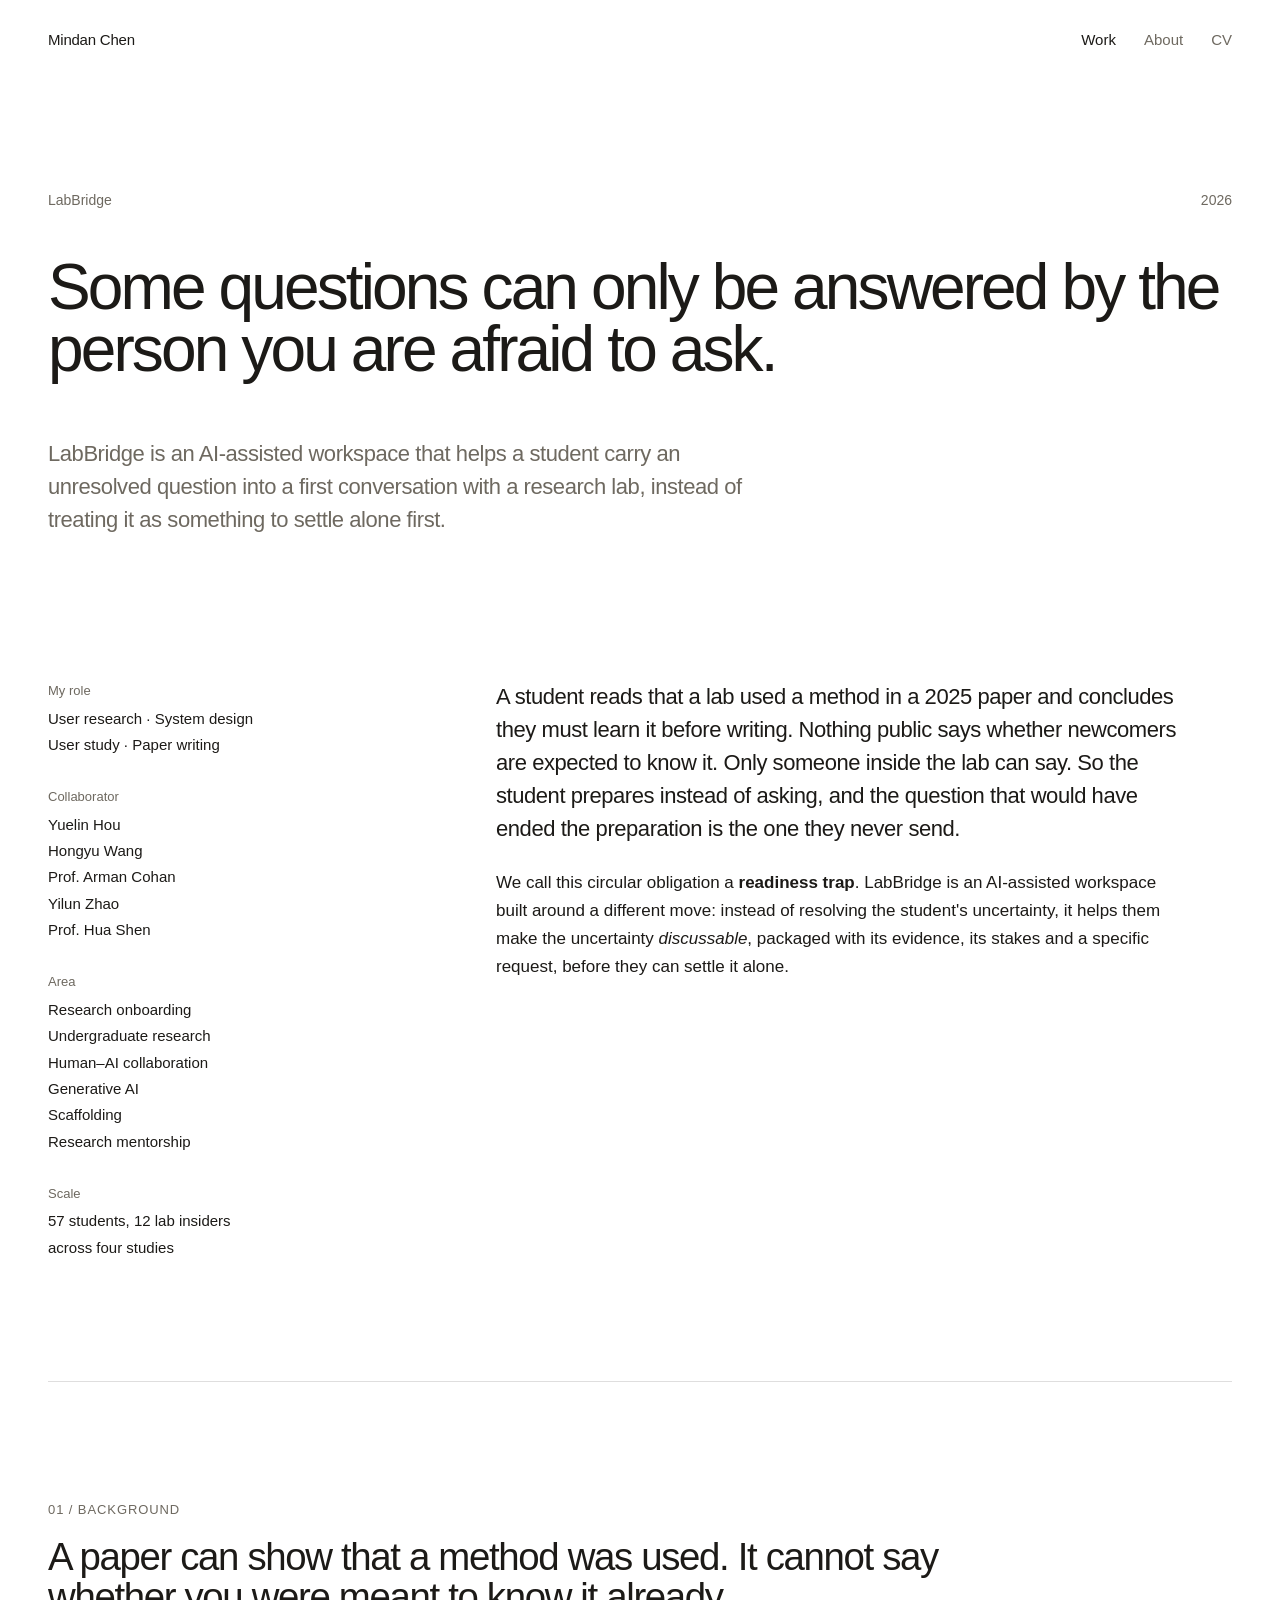
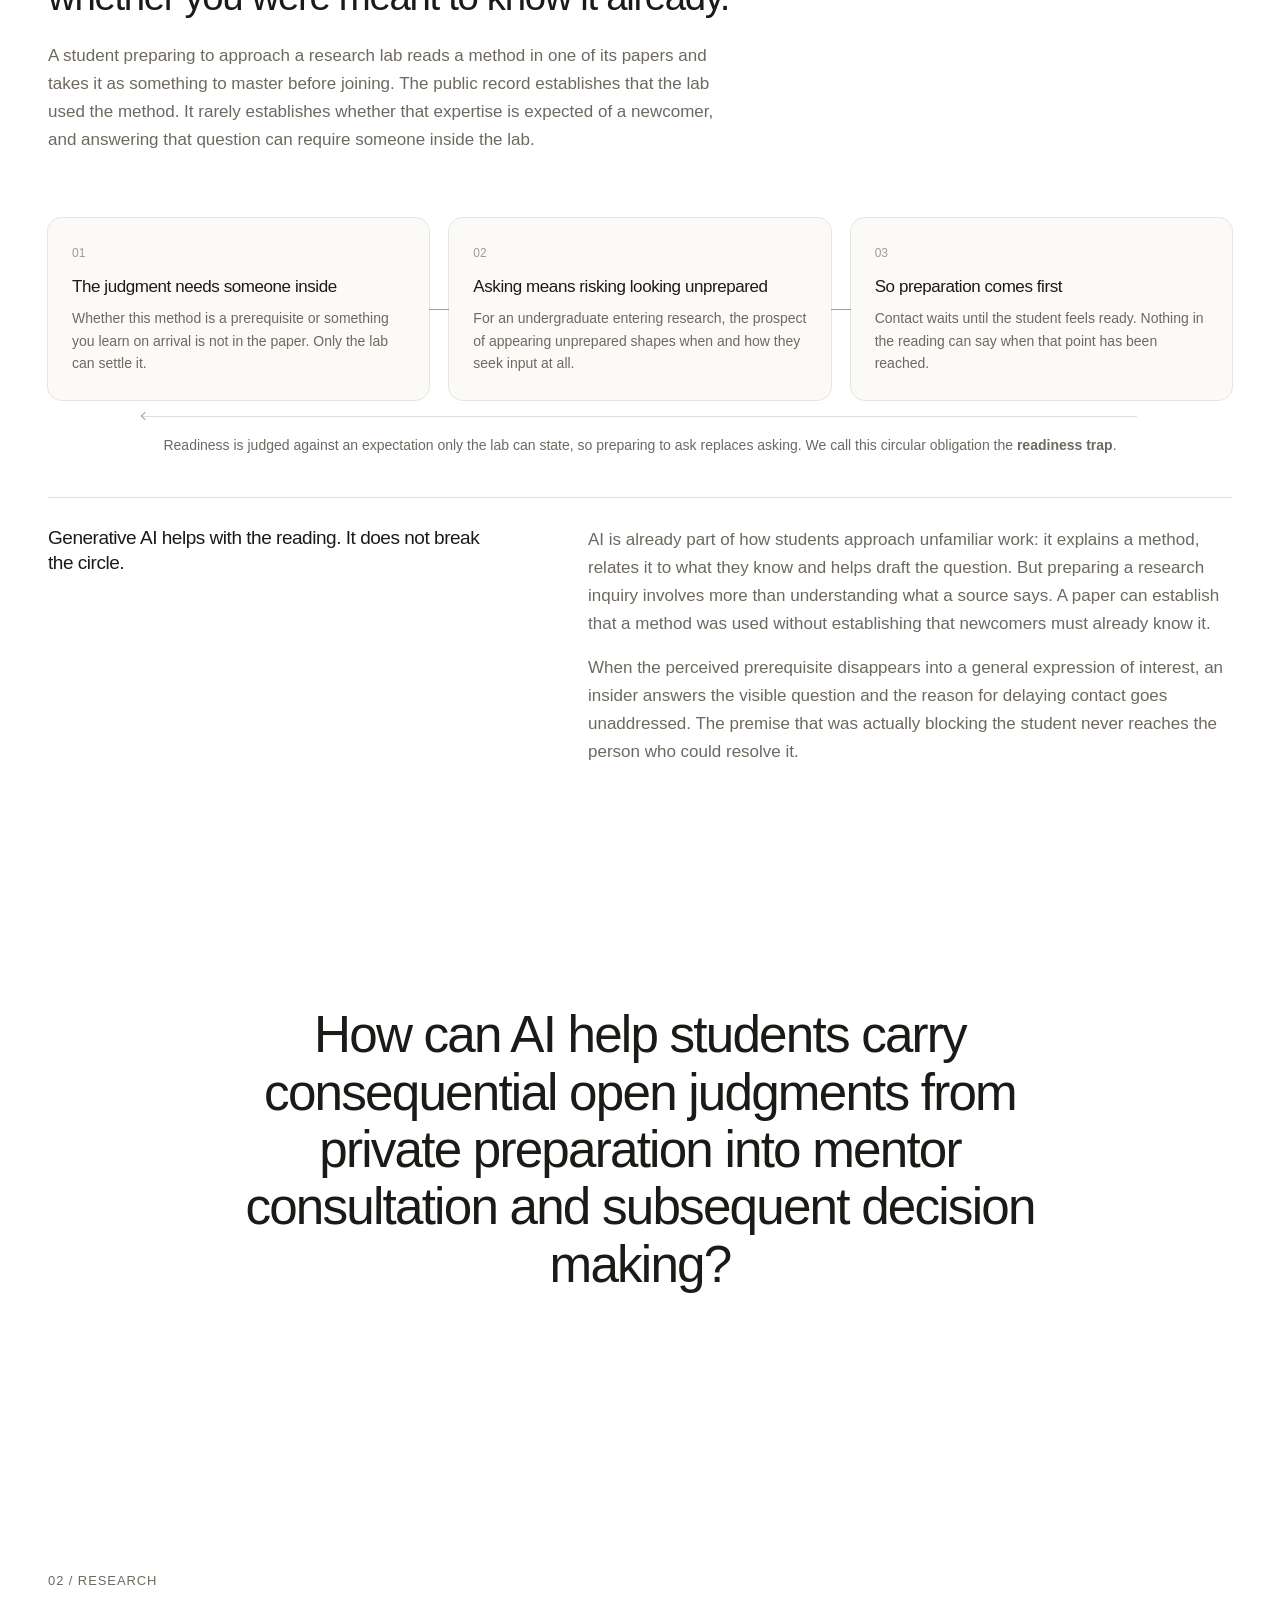
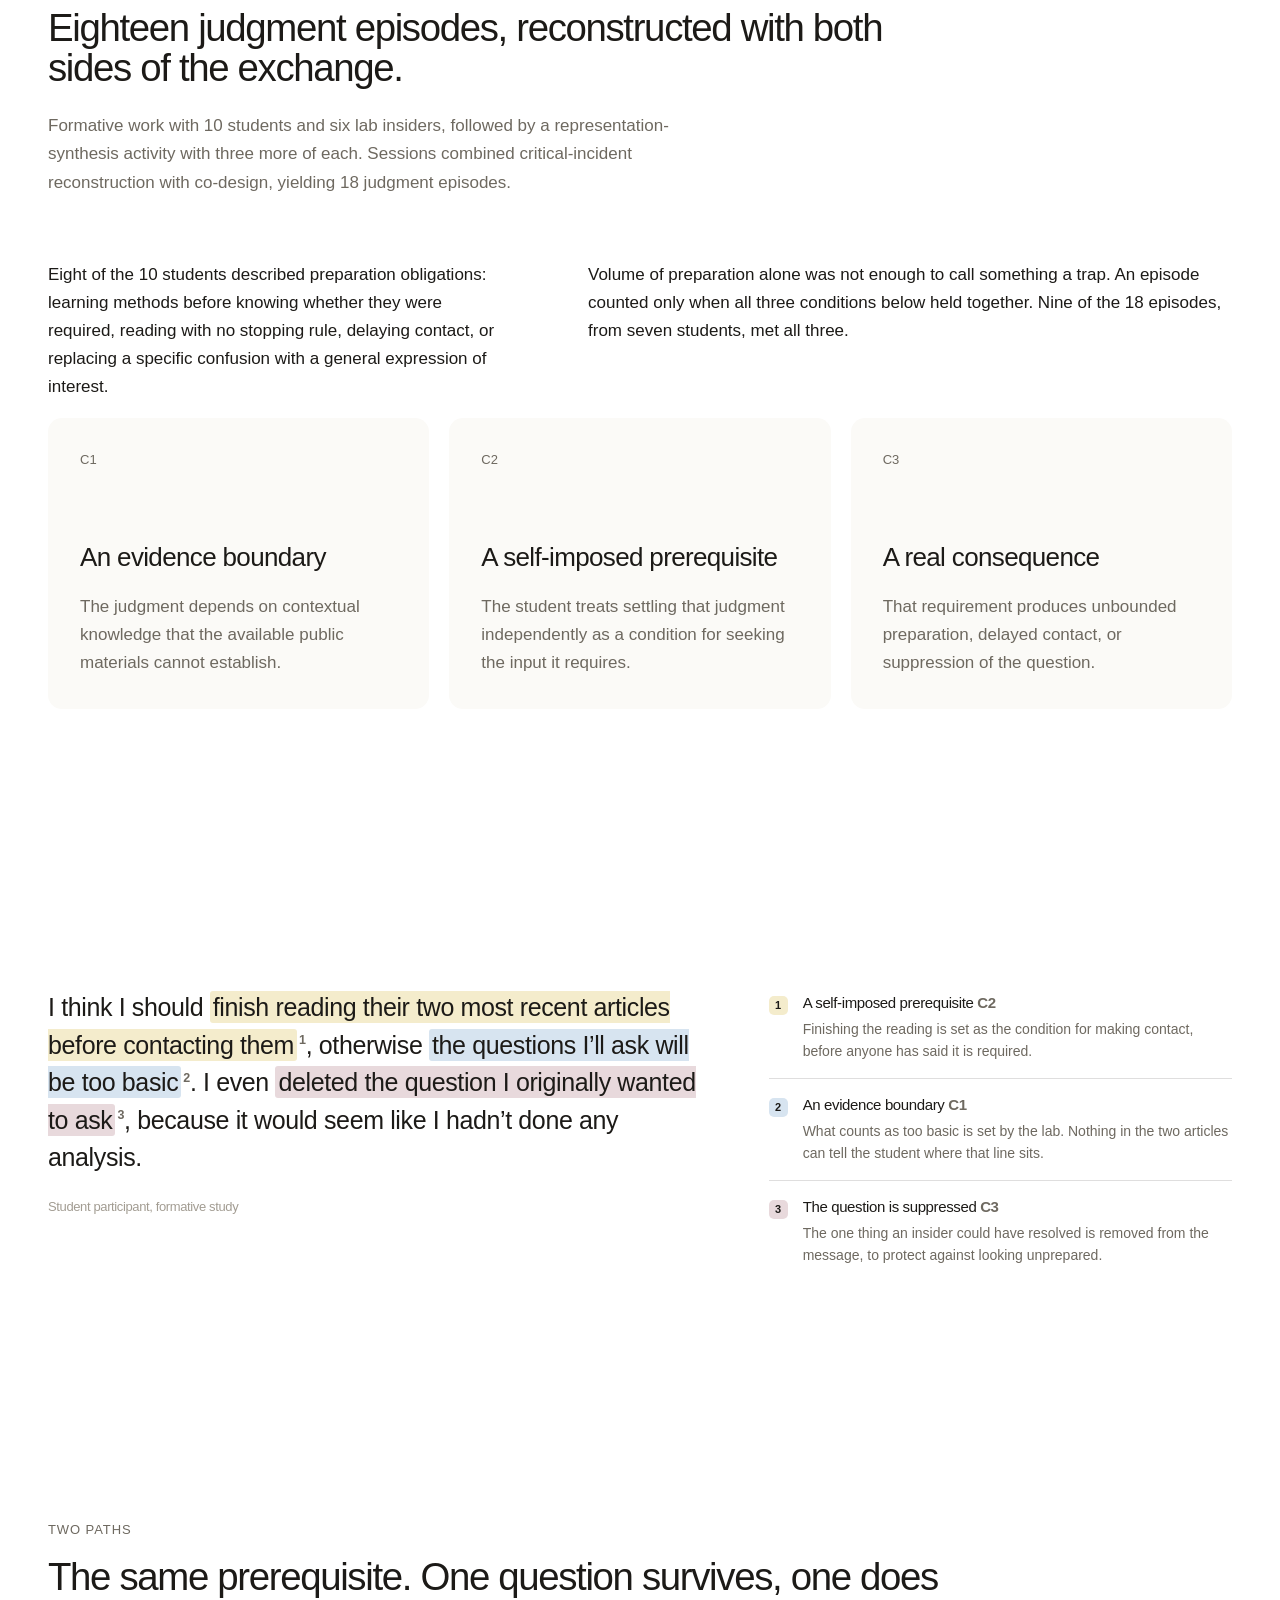
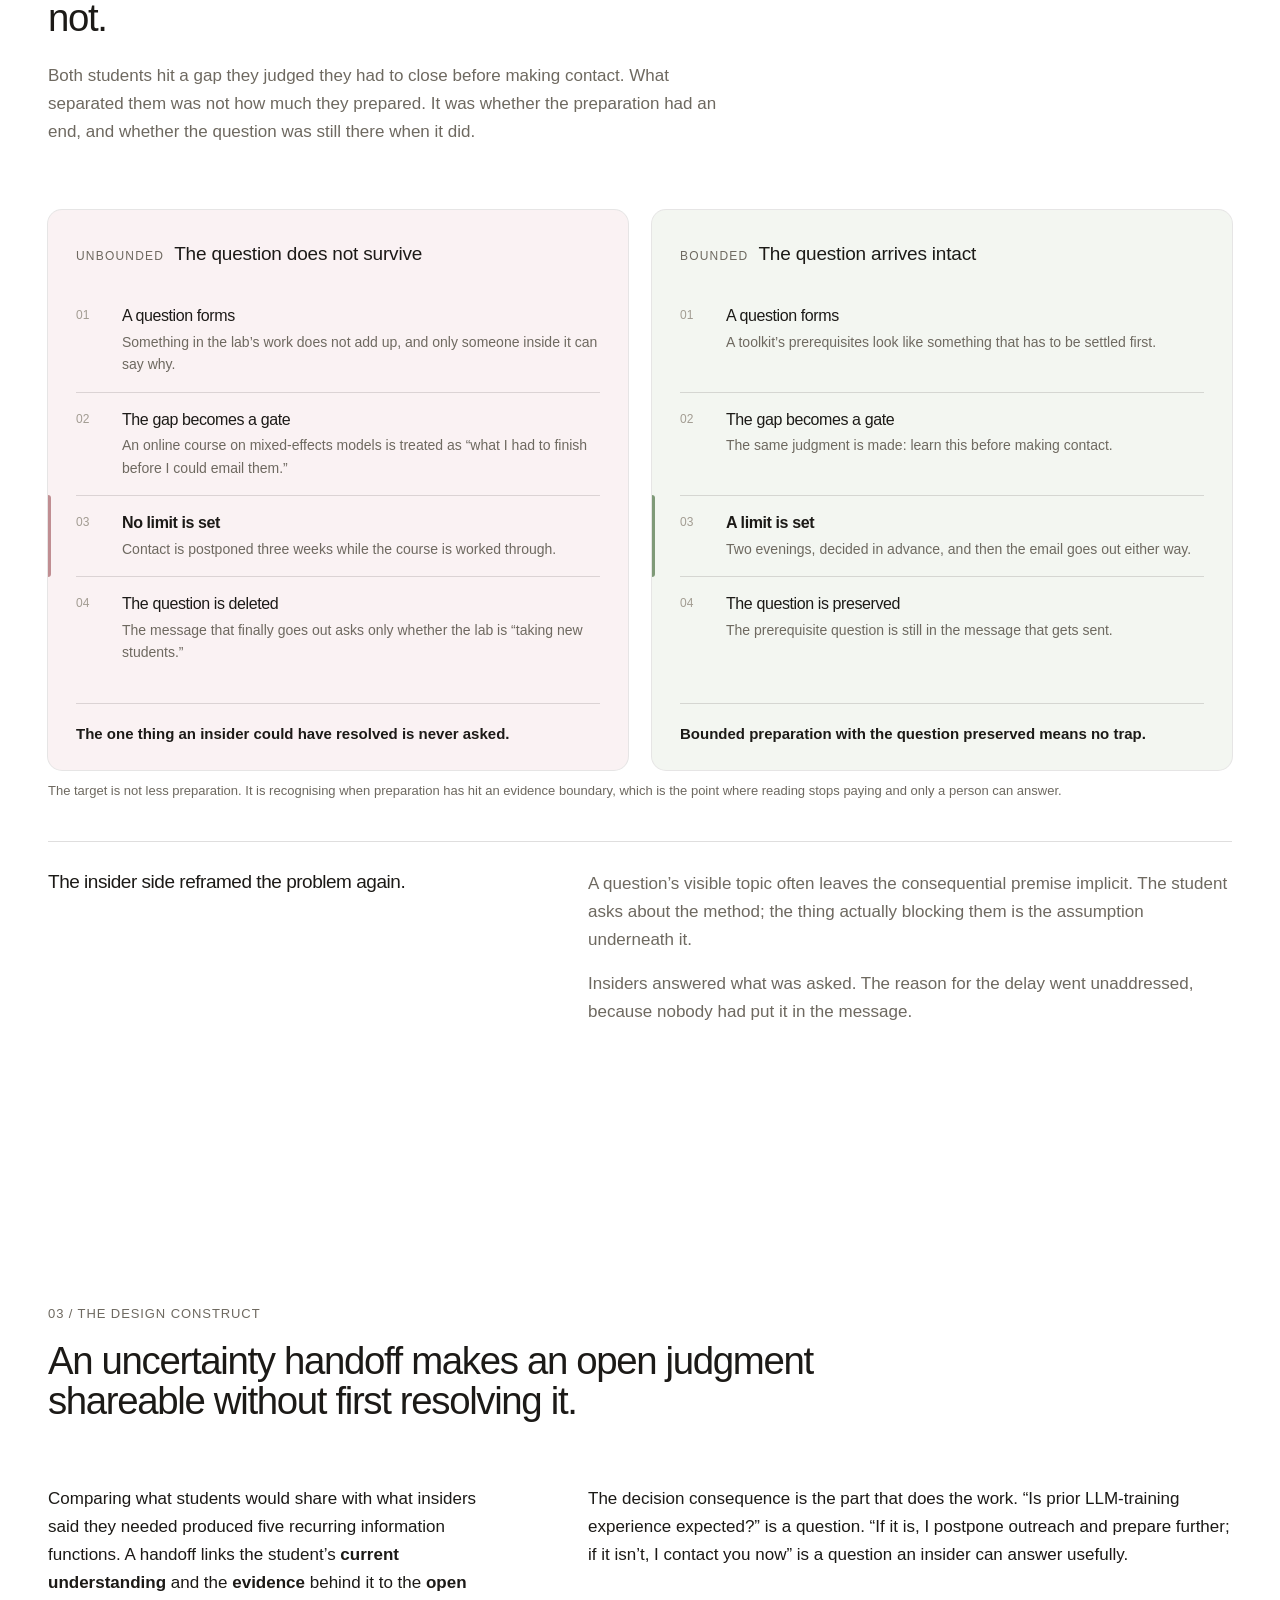
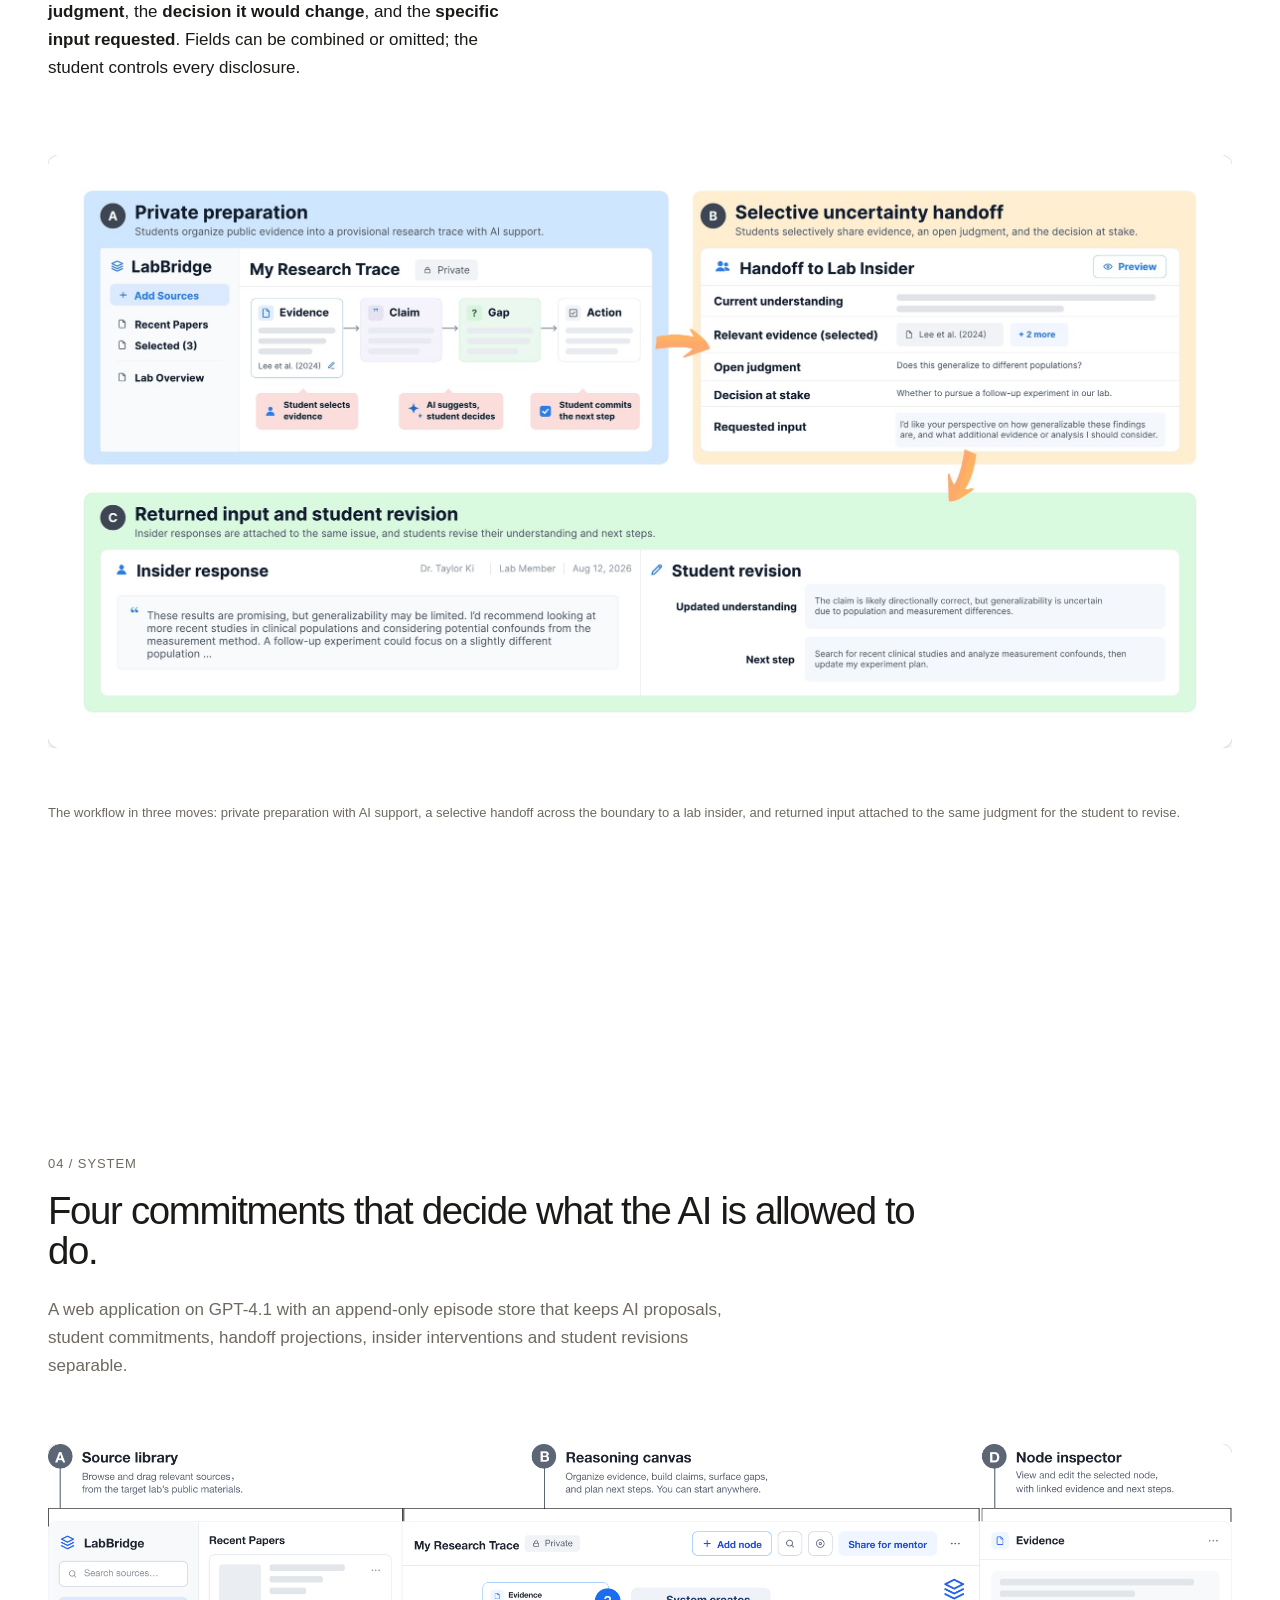
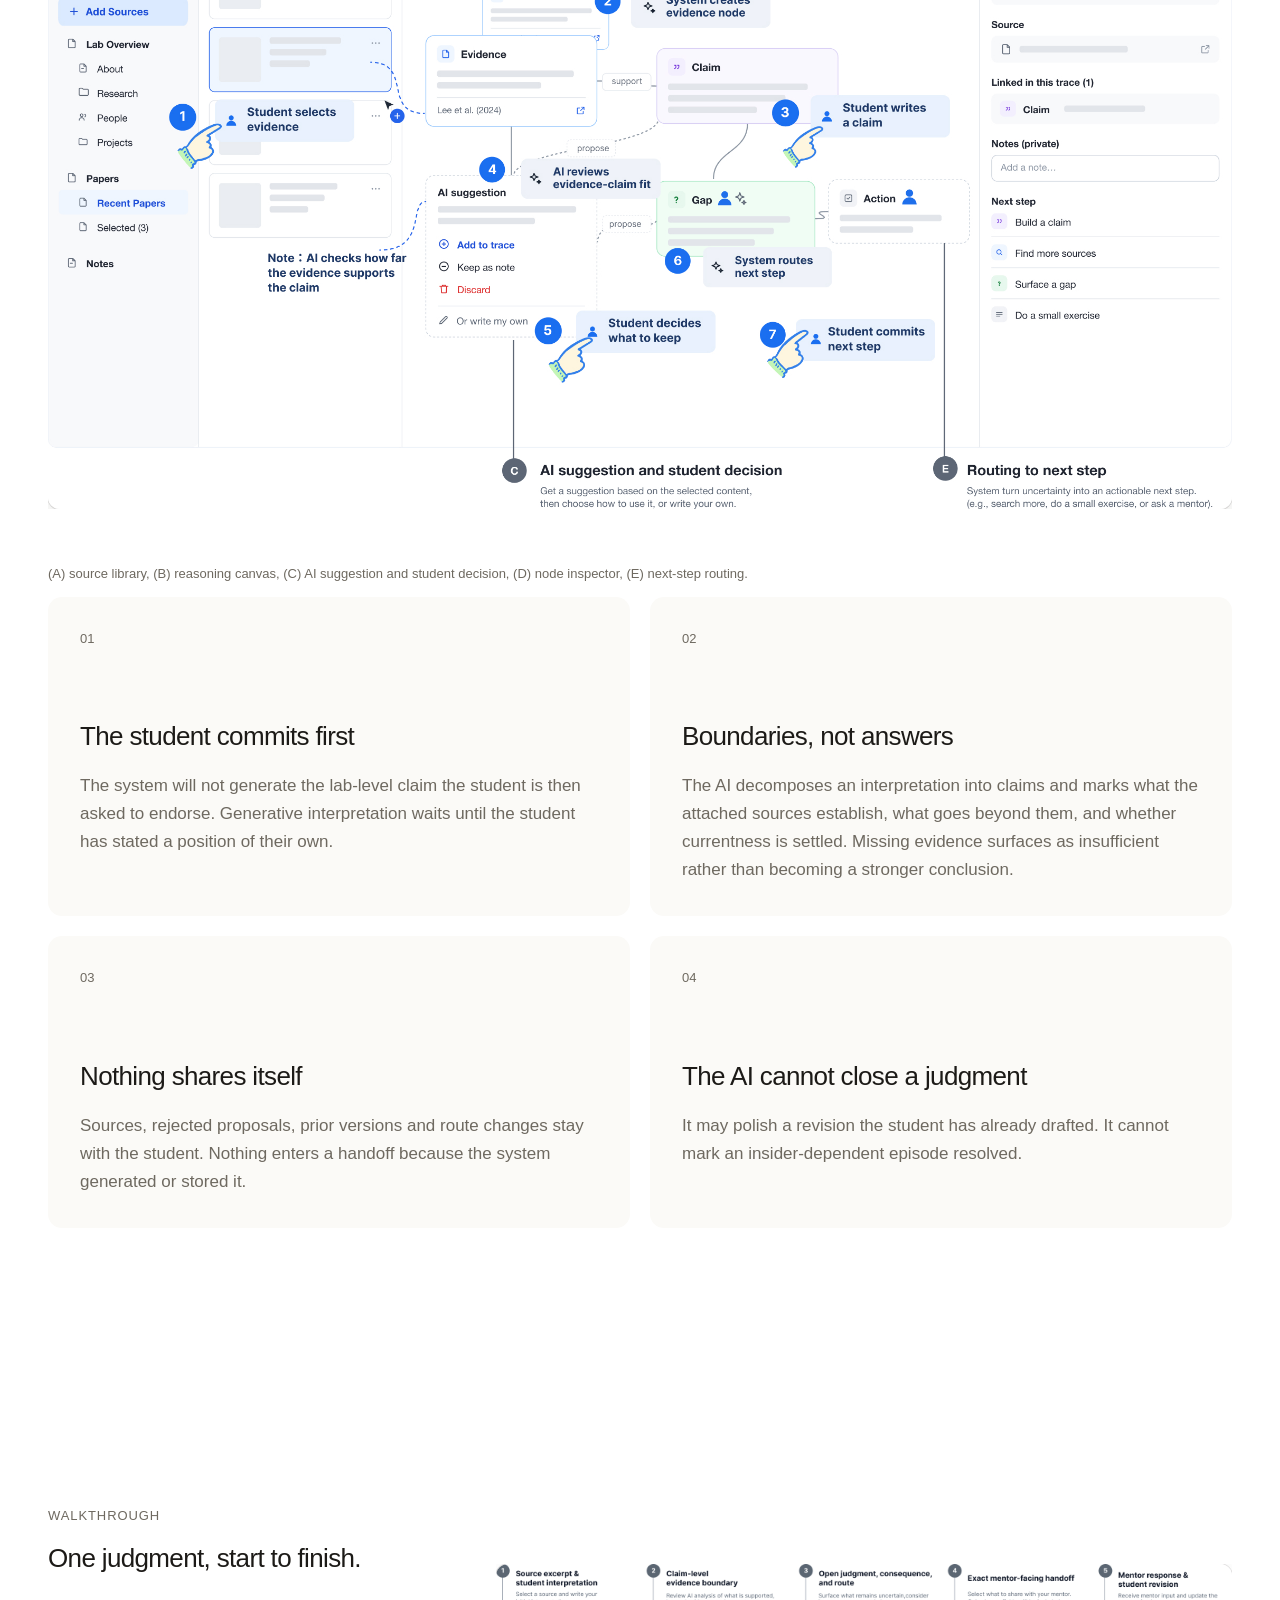
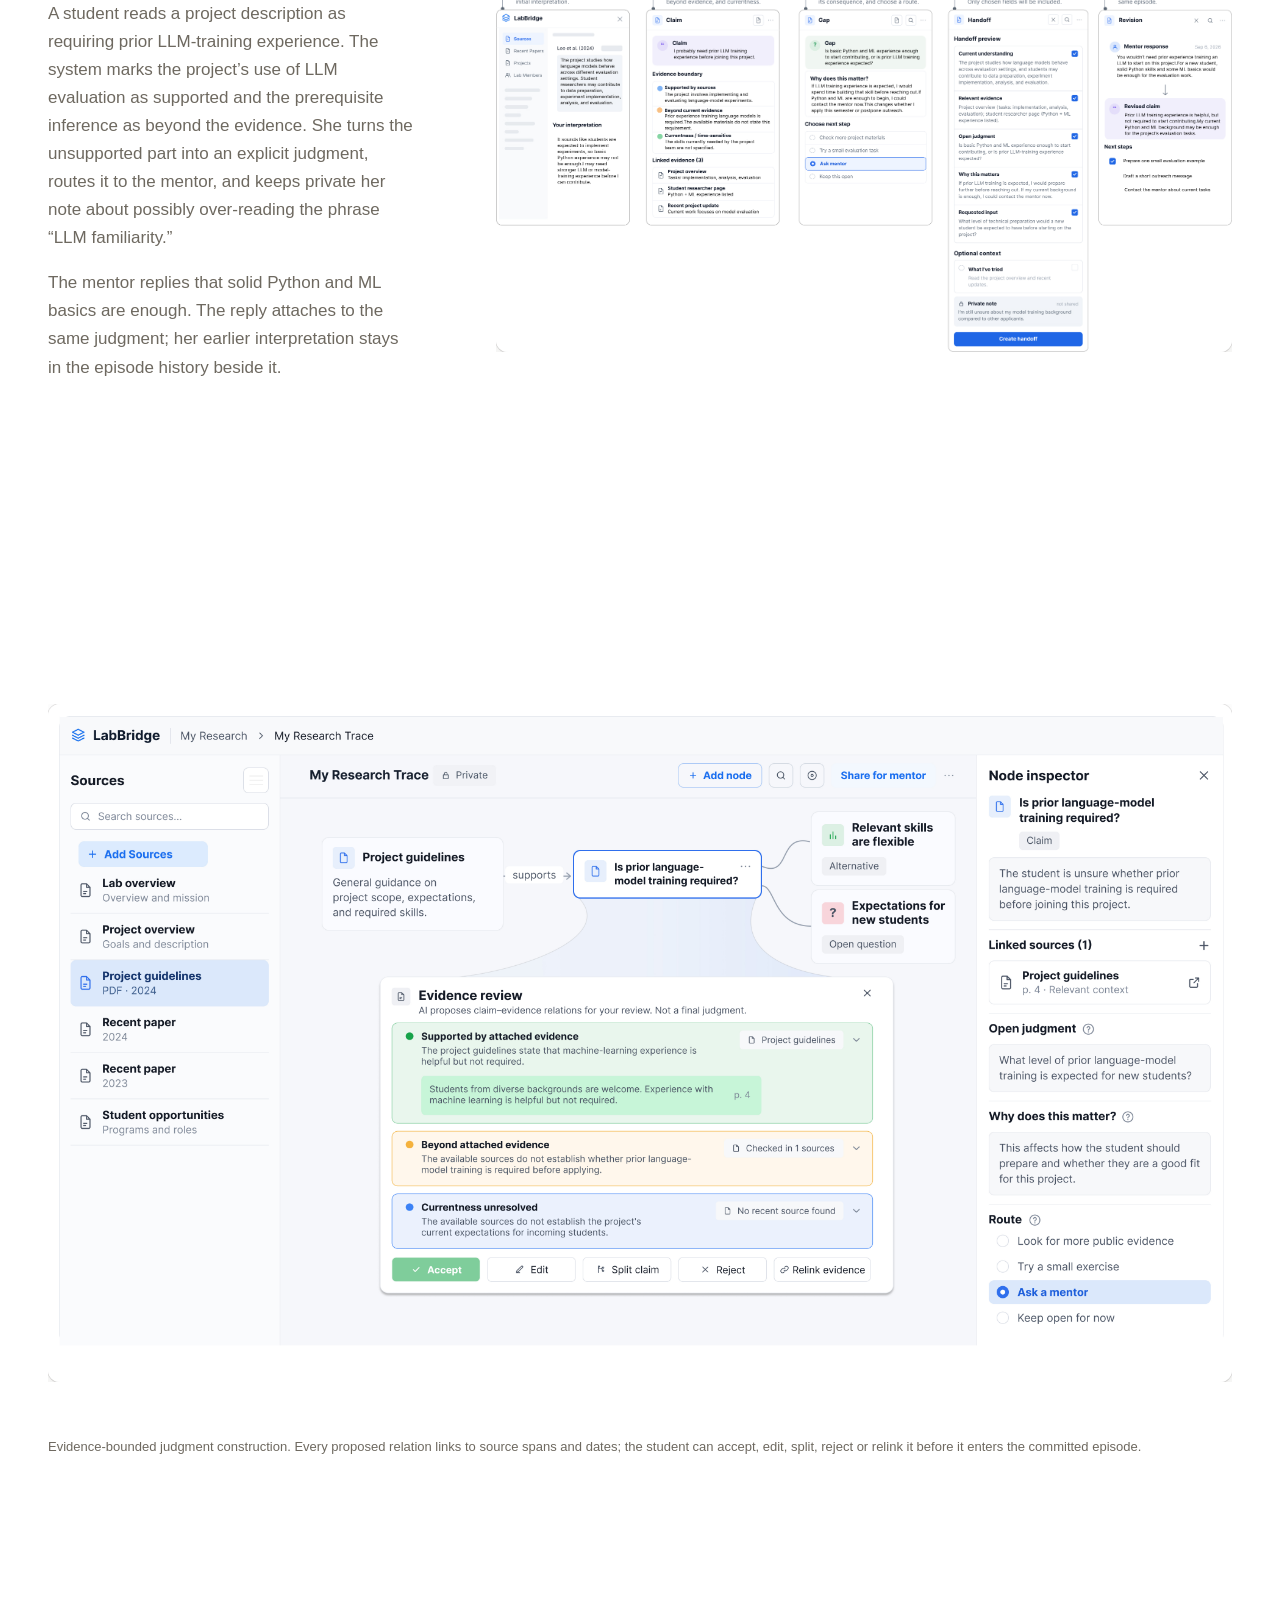
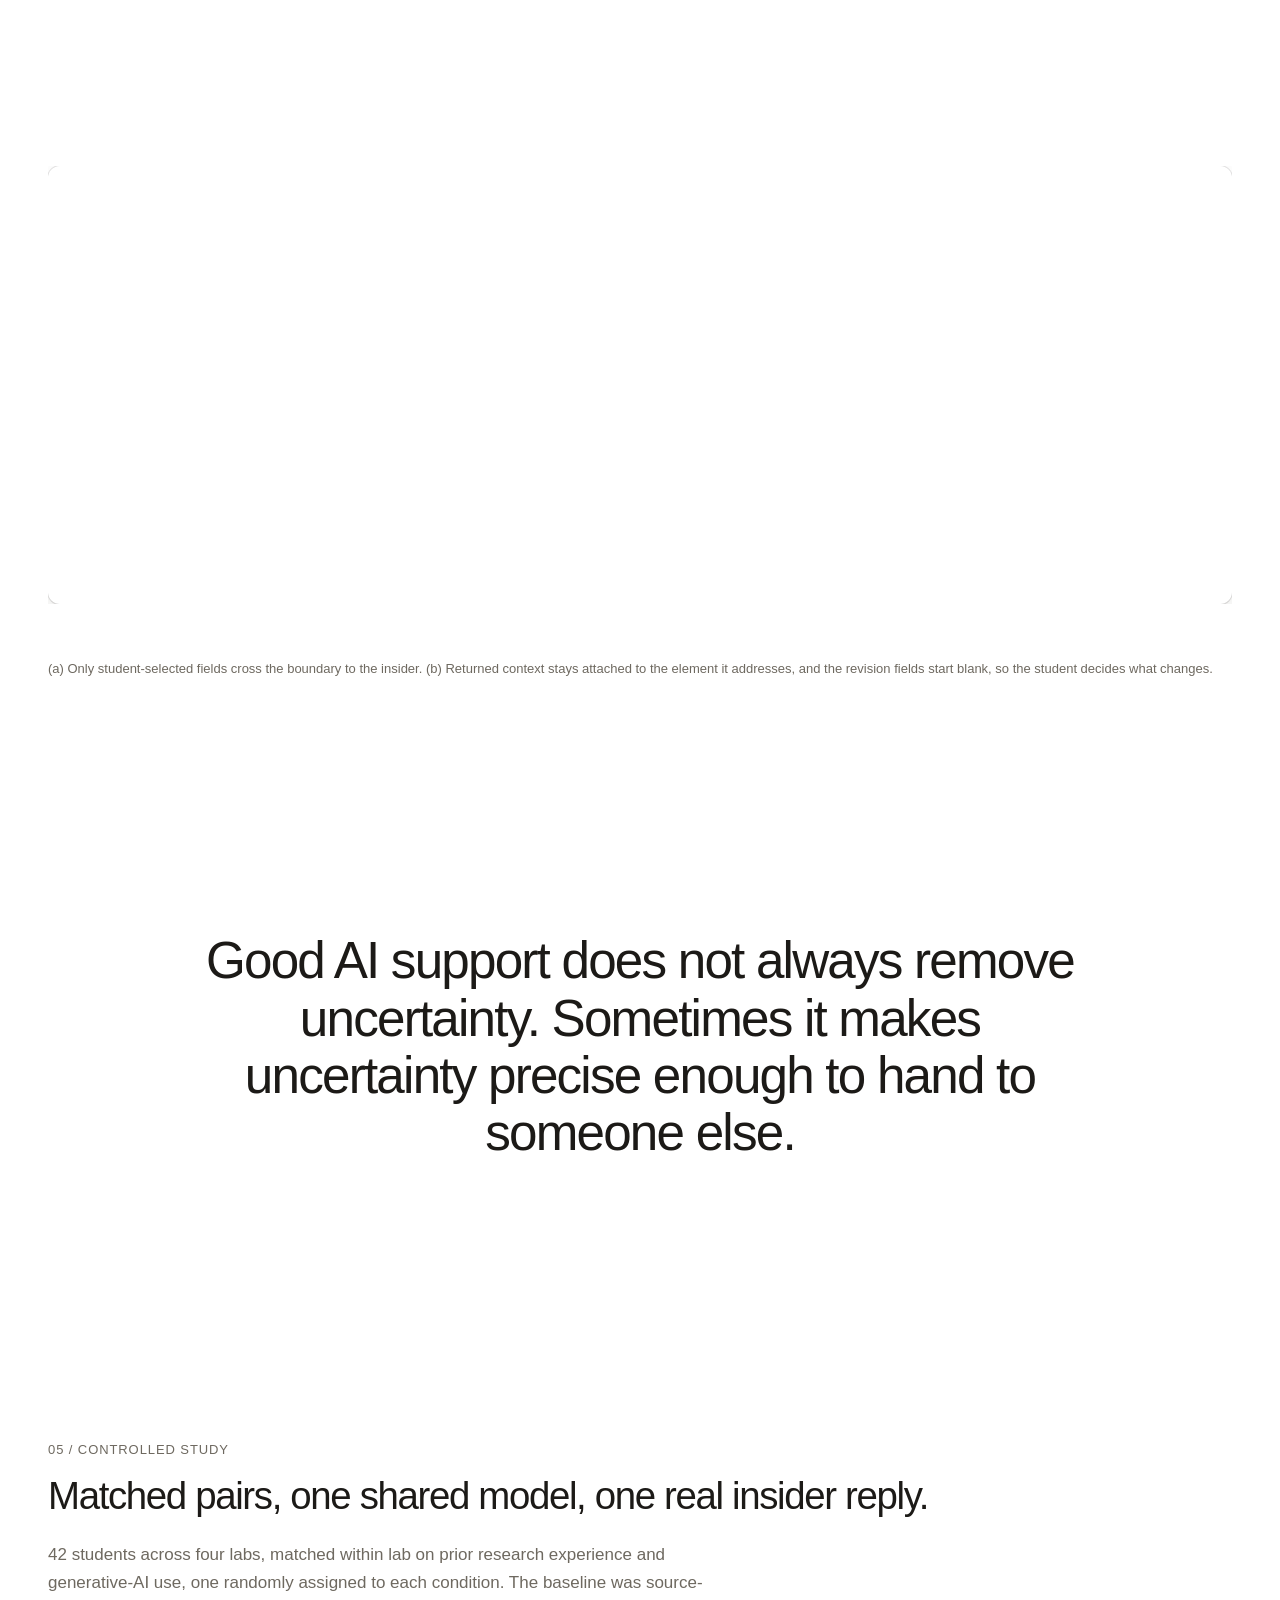
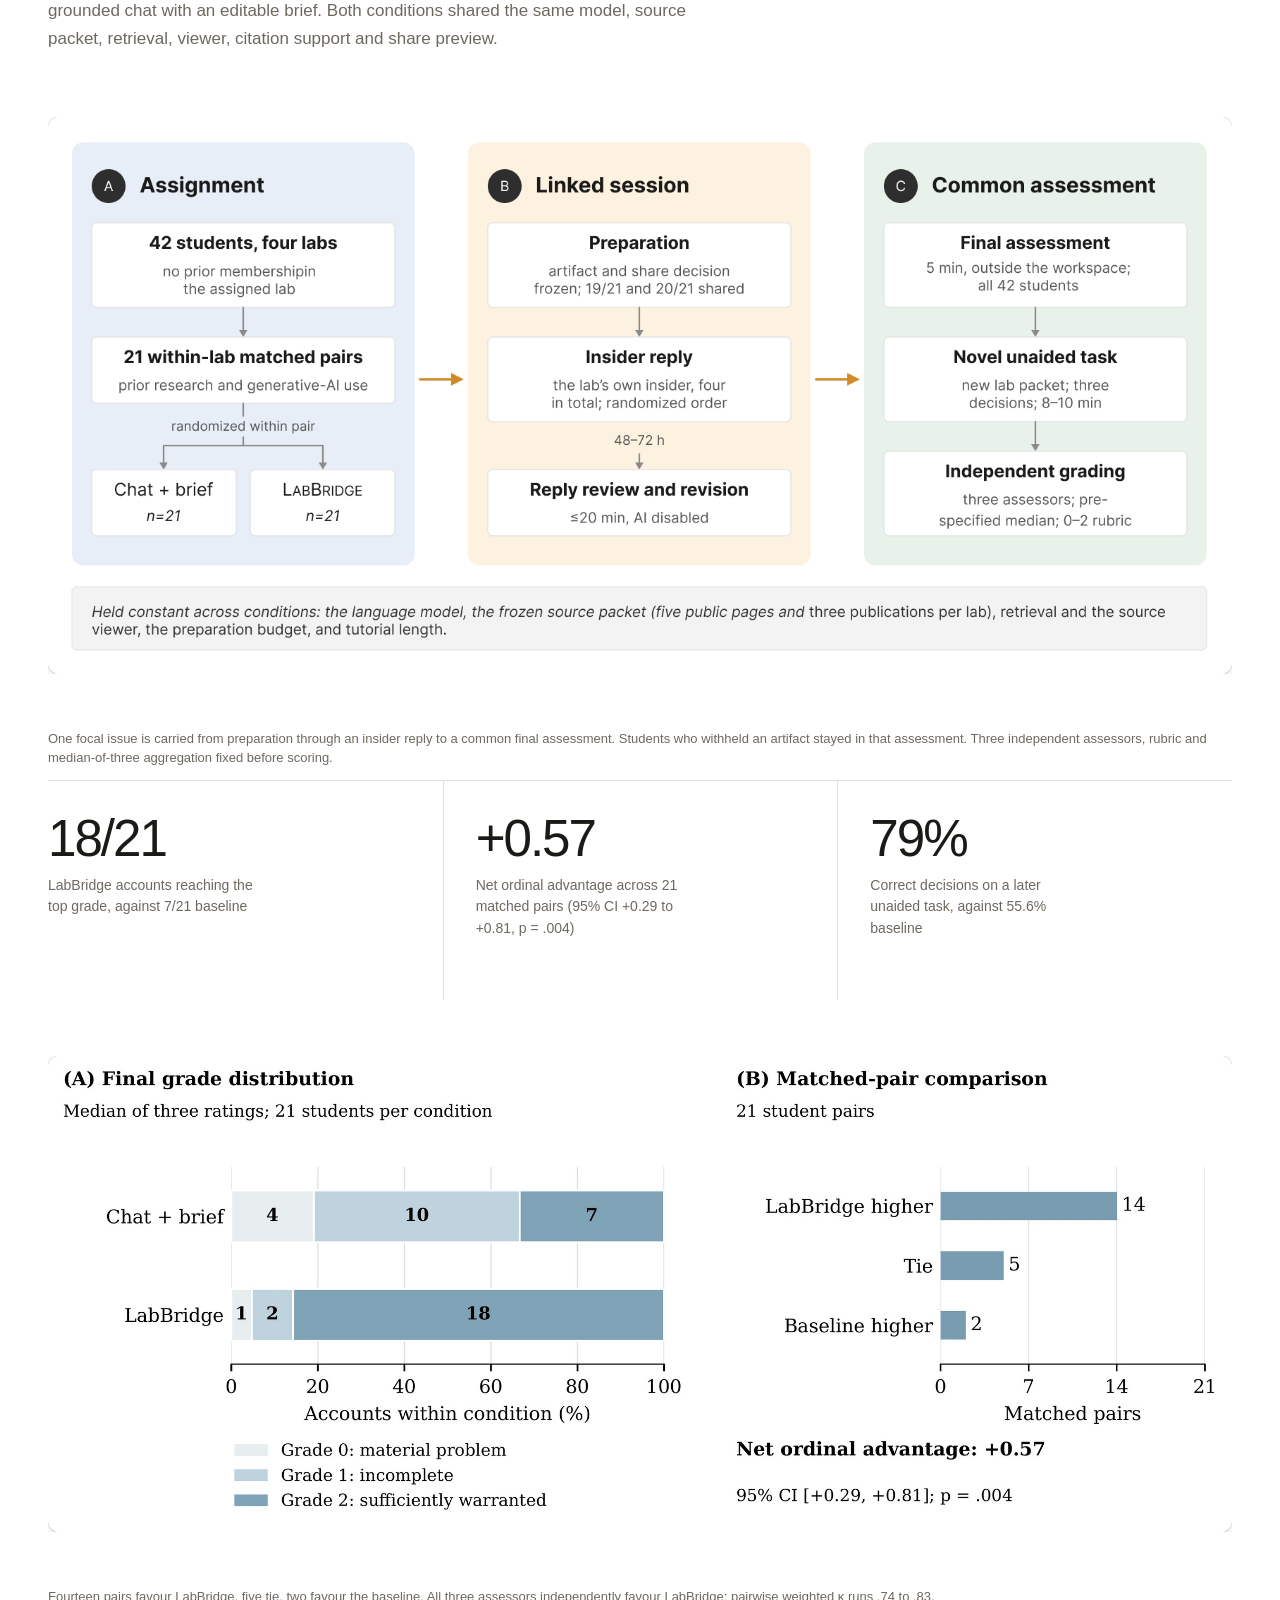
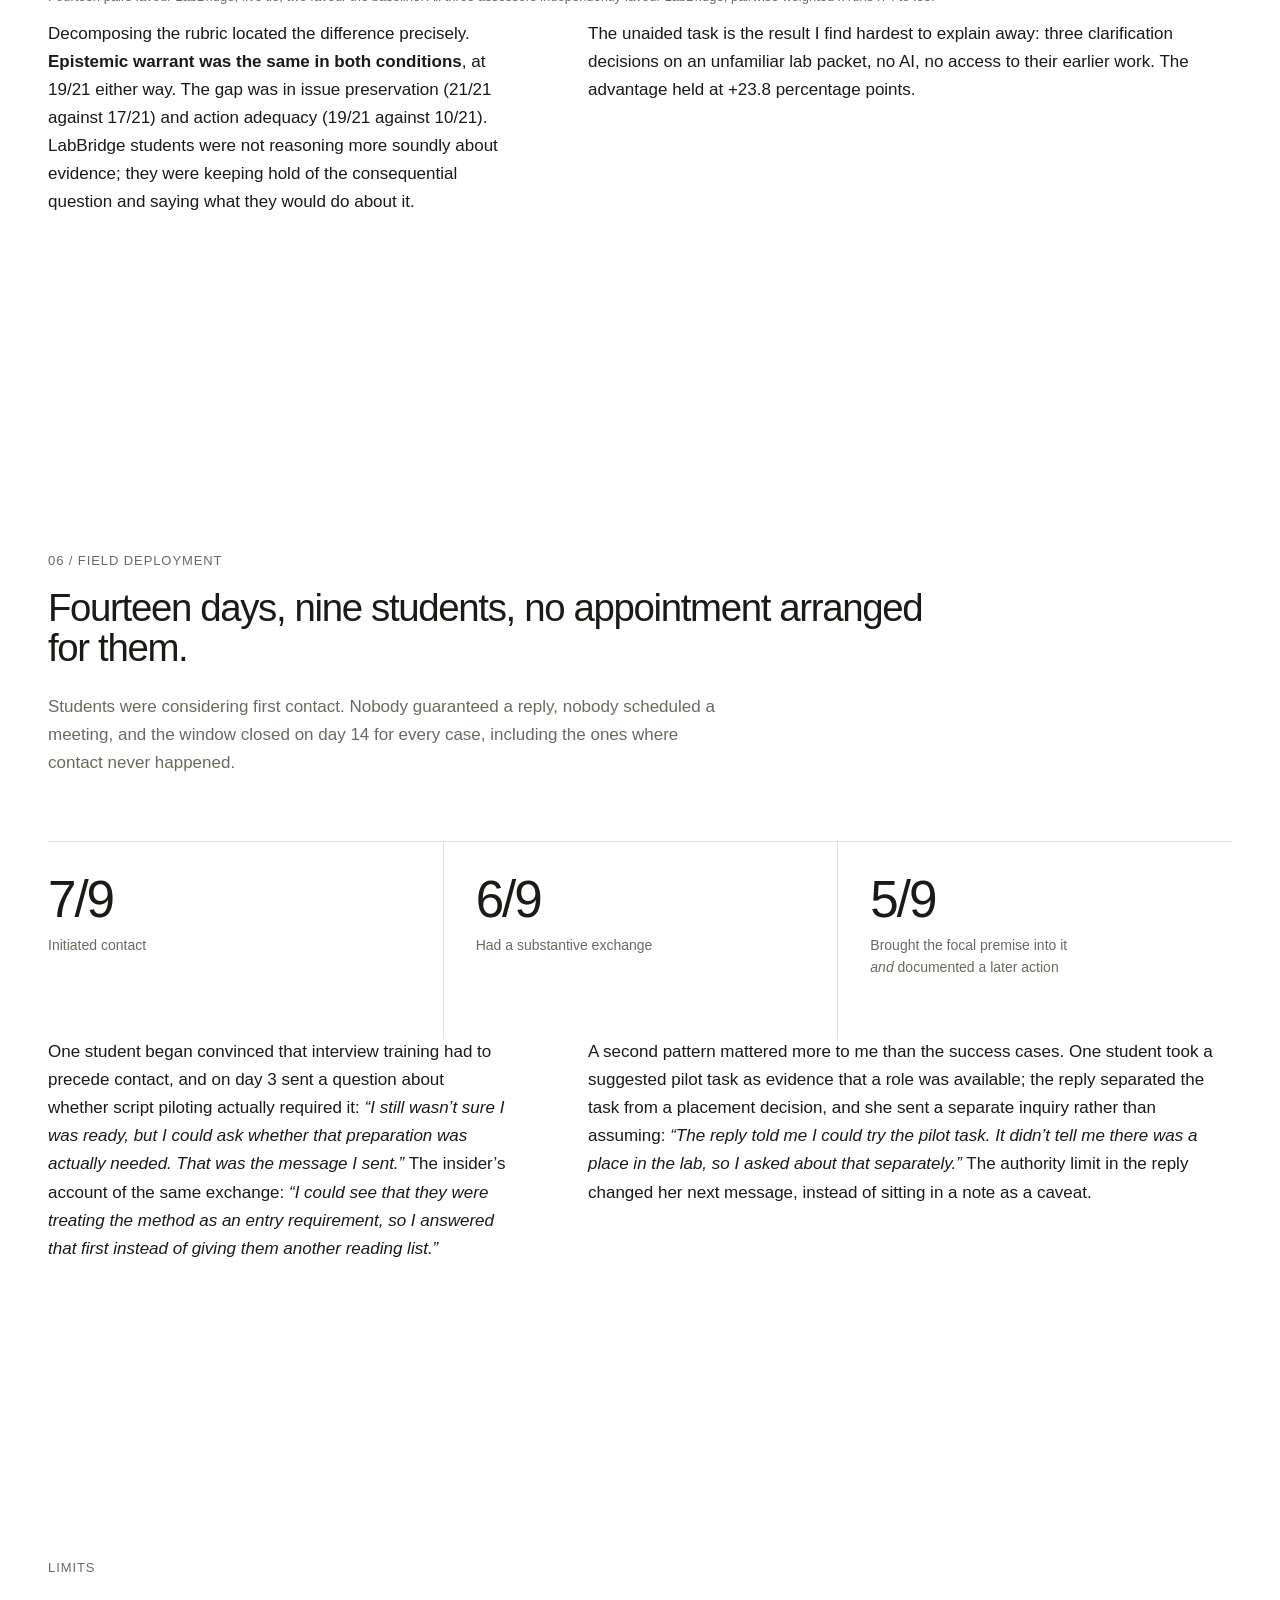
<file: labbridge.html>
<!DOCTYPE html>
<html lang="en">

<head>

  <meta charset="UTF-8">
  <meta name="viewport" content="width=device-width, initial-scale=1.0">

  <title>LabBridge &middot; Mindan Chen</title>
  <meta name="description" content="An AI-assistedorkspace helping students carry an unresolved research question into a first conversation with a lab. Case study of the system, the studies and the findings.">

  <script>document.documentElement.className += " js";</script>

  <link rel="stylesheet" href="css/global.css">
  <link rel="stylesheet" href="css/project.css">
  <link rel="stylesheet" href="css/labbridge.css">

</head>

<body>

<a class="skip-link" href="#main">Skip to content</a>

<header class="site-header">

  <nav class="site-nav">

    <a class="site-logo" href="index.html">Mindan Chen</a>

    <div class="nav-links">
      <a data-nav="work"    href="index.html#work">Work</a>
      <a data-nav="about"   href="about.html">About</a>
      <a data-cv-link aria-disabled="true">CV</a>
    </div>

  </nav>

</header>


<main id="main">

<!-- ============ HERO (public) ============ -->

<section class="project-hero page">

  <div class="project-hero-meta" data-reveal>
    <span>LabBridge</span>
    <span>2026</span>
  </div>

  <h1 class="project-hero-title" data-reveal data-delay="1">Some questions can only be answered by the person you are afraid to ask.</h1>

  <p class="project-hero-description" data-reveal data-delay="2">LabBridge is an AI-assisted workspace that helps a student carry an unresolved question into a first conversation with a research lab, instead of treating it as something to settle alone first.</p>

</section>

<section class="project-info-block page">

  <div class="project-info-grid">

    <div class="project-meta-list">

      <div class="meta-item">
        <p>My role</p>
        <strong>User research &middot; System design<br>User study &middot; Paper writing</strong>
      </div>

      <div class="meta-item">
        <p>Collaborator</p>
        <strong>Yuelin Hou<br>Hongyu Wang<br>Prof. Arman Cohan<br>Yilun Zhao<br>Prof. Hua Shen</strong>
      </div>
      <div class="meta-item">
        <p>Area</p>
        <strong>Research onboarding<br>Undergraduate research<br>Human&ndash;AI collaboration<br>Generative AI<br>Scaffolding<br>Research mentorship</strong>
      </div>

      <div class="meta-item">
        <p>Scale</p>
        <strong>57 students, 12 lab insiders<br>across four studies</strong>
      </div>

    </div>

    <div class="project-copy">
      <p class="text-large">A student reads that a lab used a method in a 2025 paper and concludes they must learn it before writing. Nothing public says whether newcomers are expected to know it. Only someone inside the lab can say. So the student prepares instead of asking, and the question that would have ended the preparation is the one they never send.</p>
      <p>We call this circular obligation a <strong>readiness trap</strong>. LabBridge is an AI-assisted workspace built around a different move: instead of resolving the student's uncertainty, it helps them make the uncertainty <em>discussable</em>, packaged with its evidence, its stakes and a specific request, before they can settle it alone.</p>
    </div>

  </div>

</section>


<div class="page">
  <div class="divider"></div>
</div>


<!-- ============ 01 PROBLEM ============ -->

<!-- ============ 01 BACKGROUND ============ -->

<section class="project-section page">

  <div class="section-heading" data-reveal>
    <p class="eyebrow">01 / Background</p>
    <h2>A paper can show that a method was used. It cannot say whether you were meant to know it already.</h2>
    <p>A student preparing to approach a research lab reads a method in one of its papers and takes it as something to master before joining. The public record establishes that the lab used the method. It rarely establishes whether that expertise is expected of a newcomer, and answering that question can require someone inside the lab.</p>
  </div>

  <ol class="lb-loop" data-reveal>
    <li>
      <span class="lb-loop-n">01</span>
      <h3>The judgment needs someone inside</h3>
      <p>Whether this method is a prerequisite or something you learn on arrival is not in the paper. Only the lab can settle it.</p>
    </li>
    <li>
      <span class="lb-loop-n">02</span>
      <h3>Asking means risking looking unprepared</h3>
      <p>For an undergraduate entering research, the prospect of appearing unprepared shapes when and how they seek input at all.</p>
    </li>
    <li>
      <span class="lb-loop-n">03</span>
      <h3>So preparation comes first</h3>
      <p>Contact waits until the student feels ready. Nothing in the reading can say when that point has been reached.</p>
    </li>
  </ol>

  <p class="lb-loop-return">Readiness is judged against an expectation only the lab can state, so preparing to ask replaces asking. We call this circular obligation the <b>readiness trap</b>.</p>

  <div class="lb-note" data-reveal>
    <h3>Generative AI helps with the reading. It does not break the circle.</h3>
    <div>
      <p>AI is already part of how students approach unfamiliar work: it explains a method, relates it to what they know and helps draft the question. But preparing a research inquiry involves more than understanding what a source says. A paper can establish that a method was used without establishing that newcomers must already know it.</p>
      <p>When the perceived prerequisite disappears into a general expression of interest, an insider answers the visible question and the reason for delaying contact goes unaddressed. The premise that was actually blocking the student never reaches the person who could resolve it.</p>
    </div>
  </div>

</section>


<section class="quote-block page">
  <blockquote>How can AI help students carry consequential open judgments from private preparation into mentor consultation and subsequent decision making?</blockquote>
</section>


<!-- ============ 02 RESEARCH ============ -->

<section class="project-section major page">

  <div class="section-heading" data-reveal>
    <p class="eyebrow">02 / Research</p>
    <h2>Eighteen judgment episodes, reconstructed with both sides of the exchange.</h2>
    <p>Formative work with 10 students and six lab insiders, followed by a representation-synthesis activity with three more of each. Sessions combined critical-incident reconstruction with co-design, yielding 18 judgment episodes.</p>
  </div>

  <div class="project-copy copy-split" data-reveal>
    <p>Eight of the 10 students described preparation obligations: learning methods before knowing whether they were required, reading with no stopping rule, delaying contact, or replacing a specific confusion with a general expression of interest.</p>
    <div class="copy-split-body"><p>Volume of preparation alone was not enough to call something a trap. An episode counted only when all three conditions below held together. Nine of the 18 episodes, from seven students, met all three.</p></div>
  </div>

  <div class="insight-grid">

    <article class="insight-card" data-reveal data-delay="1">
      <span class="insight-number">C1</span>
      <h3>An evidence boundary</h3>
      <p>The judgment depends on contextual knowledge that the available public materials cannot establish.</p>
    </article>

    <article class="insight-card" data-reveal data-delay="2">
      <span class="insight-number">C2</span>
      <h3>A self-imposed prerequisite</h3>
      <p>The student treats settling that judgment independently as a condition for seeking the input it requires.</p>
    </article>

    <article class="insight-card" data-reveal data-delay="3">
      <span class="insight-number">C3</span>
      <h3>A real consequence</h3>
      <p>That requirement produces unbounded preparation, delayed contact, or suppression of the question.</p>
    </article>

  </div>

</section>


<section class="project-section page">

  <div class="lb-coded" data-reveal>

    <blockquote>
      I think I should <mark>finish reading their two most recent articles before contacting them</mark><sup>1</sup>, otherwise <mark>the questions I&rsquo;ll ask will be too basic</mark><sup>2</sup>. I even <mark>deleted the question I originally wanted to ask</mark><sup>3</sup>, because it would seem like I hadn&rsquo;t done any analysis.
      <cite>Student participant, formative study</cite>
    </blockquote>

    <ol class="lb-codes">
      <li>
        <h3>A self-imposed prerequisite <b>C2</b></h3>
        <p>Finishing the reading is set as the condition for making contact, before anyone has said it is required.</p>
      </li>
      <li>
        <h3>An evidence boundary <b>C1</b></h3>
        <p>What counts as too basic is set by the lab. Nothing in the two articles can tell the student where that line sits.</p>
      </li>
      <li>
        <h3>The question is suppressed <b>C3</b></h3>
        <p>The one thing an insider could have resolved is removed from the message, to protect against looking unprepared.</p>
      </li>
    </ol>

  </div>

</section>

<section class="project-section page">

  <div class="section-heading" data-reveal>
    <p class="eyebrow">Two paths</p>
    <h2>The same prerequisite. One question survives, one does not.</h2>
    <p>Both students hit a gap they judged they had to close before making contact. What separated them was not how much they prepared. It was whether the preparation had an end, and whether the question was still there when it did.</p>
  </div>

  <div class="lb-paths" data-reveal>

    <article class="lb-path lb-path--trap">
      <p class="lb-path-label">Unbounded <b>The question does not survive</b></p>
      <ol class="lb-steps">
        <li>
          <span class="lb-step-n">01</span>
          <h3>A question forms</h3>
          <p>Something in the lab&rsquo;s work does not add up, and only someone inside it can say why.</p>
        </li>
        <li>
          <span class="lb-step-n">02</span>
          <h3>The gap becomes a gate</h3>
          <p>An online course on mixed-effects models is treated as &ldquo;what I had to finish before I could email them.&rdquo;</p>
        </li>
        <li class="lb-step-pivot">
          <span class="lb-step-n">03</span>
          <h3>No limit is set</h3>
          <p>Contact is postponed three weeks while the course is worked through.</p>
        </li>
        <li>
          <span class="lb-step-n">04</span>
          <h3>The question is deleted</h3>
          <p>The message that finally goes out asks only whether the lab is &ldquo;taking new students.&rdquo;</p>
        </li>
      </ol>
      <p class="lb-path-out"><b>The one thing an insider could have resolved is never asked.</b></p>
    </article>

    <article class="lb-path lb-path--bounded">
      <p class="lb-path-label">Bounded <b>The question arrives intact</b></p>
      <ol class="lb-steps">
        <li>
          <span class="lb-step-n">01</span>
          <h3>A question forms</h3>
          <p>A toolkit&rsquo;s prerequisites look like something that has to be settled first.</p>
        </li>
        <li>
          <span class="lb-step-n">02</span>
          <h3>The gap becomes a gate</h3>
          <p>The same judgment is made: learn this before making contact.</p>
        </li>
        <li class="lb-step-pivot">
          <span class="lb-step-n">03</span>
          <h3>A limit is set</h3>
          <p>Two evenings, decided in advance, and then the email goes out either way.</p>
        </li>
        <li>
          <span class="lb-step-n">04</span>
          <h3>The question is preserved</h3>
          <p>The prerequisite question is still in the message that gets sent.</p>
        </li>
      </ol>
      <p class="lb-path-out"><b>Bounded preparation with the question preserved means no trap.</b></p>
    </article>

  </div>

  <p class="caption" data-reveal>The target is not less preparation. It is recognising when preparation has hit an evidence boundary, which is the point where reading stops paying and only a person can answer.</p>

  <div class="lb-note" data-reveal>
    <h3>The insider side reframed the problem again.</h3>
    <div>
      <p>A question&rsquo;s visible topic often leaves the consequential premise implicit. The student asks about the method; the thing actually blocking them is the assumption underneath it.</p>
      <p>Insiders answered what was asked. The reason for the delay went unaddressed, because nobody had put it in the message.</p>
    </div>
  </div>

</section>


<!-- ============ 02 CONSTRUCT ============ -->

<section class="project-section major page">

  <div class="section-heading">
    <p class="eyebrow">03 / The design construct</p>
    <h2>An uncertainty handoff makes an open judgment shareable without first resolving it.</h2>
  </div>

  <div class="project-copy copy-split">
    <p>Comparing what students would share with what insiders said they needed produced five recurring information functions. A handoff links the student&rsquo;s <strong>current understanding</strong> and the <strong>evidence</strong> behind it to the <strong>open judgment</strong>, the <strong>decision it would change</strong>, and the <strong>specific input requested</strong>. Fields can be combined or omitted; the student controls every disclosure.</p>
    <div class="copy-split-body"><p>The decision consequence is the part that does the work. &ldquo;Is prior LLM-training experience expected?&rdquo; is a question. &ldquo;If it is, I postpone outreach and prepare further; if it isn&rsquo;t, I contact you now&rdquo; is a question an insider can answer usefully.</p></div></div>

  <figure class="media media-full" data-reveal-image><img src="assets/labbridge/overview.jpg" width="2384" height="1195" alt="LabBridge workflow: private preparation, selective uncertainty handoff, returned insider input and student revision" loading="lazy" decoding="async"></figure>
  <p class="caption">The workflow in three moves: private preparation with AI support, a selective handoff across the boundary to a lab insider, and returned input attached to the same judgment for the student to revise.</p>

</section>


<!-- ============ 03 SYSTEM ============ -->

<section class="project-section major page">

  <div class="section-heading">
    <p class="eyebrow">04 / System</p>
    <h2>Four commitments that decide what the AI is allowed to do.</h2>
    <p>A web application on GPT-4.1 with an append-only episode store that keeps AI proposals, student commitments, handoff projections, insider interventions and student revisions separable.</p>
  </div>

  <figure class="media media-full" data-reveal-image><img src="assets/labbridge/interaction-flow.jpg" width="2384" height="1403" alt="LabBridge interaction flow across source library, reasoning canvas, AI suggestions, node inspector and next-step routing" loading="lazy" decoding="async"></figure>
  <p class="caption">(A) source library, (B) reasoning canvas, (C) AI suggestion and student decision, (D) node inspector, (E) next-step routing.</p>

  <div class="insight-grid">

    <article class="insight-card">
      <span class="insight-number">01</span>
      <h3>The student commits first</h3>
      <p>The system will not generate the lab-level claim the student is then asked to endorse. Generative interpretation waits until the student has stated a position of their own.</p>
    </article>

    <article class="insight-card">
      <span class="insight-number">02</span>
      <h3>Boundaries, not answers</h3>
      <p>The AI decomposes an interpretation into claims and marks what the attached sources establish, what goes beyond them, and whether currentness is settled. Missing evidence surfaces as insufficient rather than becoming a stronger conclusion.</p>
    </article>

    <article class="insight-card">
      <span class="insight-number">03</span>
      <h3>Nothing shares itself</h3>
      <p>Sources, rejected proposals, prior versions and route changes stay with the student. Nothing enters a handoff because the system generated or stored it.</p>
    </article>

    <article class="insight-card">
      <span class="insight-number">04</span>
      <h3>The AI cannot close a judgment</h3>
      <p>It may polish a revision the student has already drafted. It cannot mark an insider-dependent episode resolved.</p>
    </article>

  </div>

</section>


<section class="project-section page">

  <div class="text-media">
    <div class="text-media-copy">
      <p class="eyebrow">Walkthrough</p>
      <h3>One judgment, start to finish.</h3>
      <p>A student reads a project description as requiring prior LLM-training experience. The system marks the project&rsquo;s use of LLM evaluation as supported and the prerequisite inference as beyond the evidence. She turns the unsupported part into an explicit judgment, routes it to the mentor, and keeps private her note about possibly over-reading the phrase &ldquo;LLM familiarity.&rdquo;</p>
      <p>The mentor replies that solid Python and ML basics are enough. The reply attaches to the same judgment; her earlier interpretation stays in the episode history beside it.</p>
    </div>
    <div>
      <figure class="media media-full" data-reveal-image><img src="assets/labbridge/walkthrough.jpg" width="2384" height="1326" alt="Five-step system walkthrough from provisional interpretation to revised judgment episode" loading="lazy" decoding="async"></figure>
    </div>
  </div>

</section>


<section class="project-section page">
  <figure class="media media-full" data-reveal-image><img src="assets/labbridge/evidence-boundary.jpg" width="2240" height="1282" alt="Evidence-bounded judgment construction: a source excerpt linked to a student claim, an AI-proposed boundary and a student-confirmed open judgment" loading="lazy" decoding="async"></figure>
  <p class="caption">Evidence-bounded judgment construction. Every proposed relation links to source spans and dates; the student can accept, edit, split, reject or relink it before it enters the committed episode.</p>
</section>


<section class="project-section page">
  <figure class="media media-full" data-reveal-image><img src="assets/labbridge/handoff-revision.jpg" width="2240" height="945" alt="Selective handoff and returned revision, with insider context attached to the element it addresses" loading="lazy" decoding="async"></figure>
  <p class="caption">(a) Only student-selected fields cross the boundary to the insider. (b) Returned context stays attached to the element it addresses, and the revision fields start blank, so the student decides what changes.</p>
</section>


<section class="quote-block page">
  <blockquote>Good AI support does not always remove uncertainty. Sometimes it makes uncertainty precise enough to hand to someone else.</blockquote>
</section>


<!-- ============ 04 EVALUATION ============ -->

<section class="project-section major page">

  <div class="section-heading">
    <p class="eyebrow">05 / Controlled study</p>
    <h2>Matched pairs, one shared model, one real insider reply.</h2>
    <p>42 students across four labs, matched within lab on prior research experience and generative-AI use, one randomly assigned to each condition. The baseline was source-grounded chat with an editable brief. Both conditions shared the same model, source packet, retrieval, viewer, citation support and share preview.</p>
  </div>

  <figure class="media media-full" data-reveal-image><img src="assets/labbridge/study-design.jpg" width="2240" height="1053" alt="Design of the controlled matched-pair study, from preparation through insider reply to a common final assessment" loading="lazy" decoding="async"></figure>
  <p class="caption">One focal issue is carried from preparation through an insider reply to a common final assessment. Students who withheld an artifact stayed in that assessment. Three independent assessors, rubric and median-of-three aggregation fixed before scoring.</p>

  <div class="stat-grid">

    <div class="stat">
      <div class="stat-number">18<span class="stat-unit">/21</span></div>
      <div class="stat-label">LabBridge accounts reaching the top grade, against 7/21 baseline</div>
    </div>

    <div class="stat">
      <div class="stat-number">+0.57</div>
      <div class="stat-label">Net ordinal advantage across 21 matched pairs (95% CI +0.29 to +0.81, p = .004)</div>
    </div>

    <div class="stat">
      <div class="stat-number">79<span class="stat-unit">%</span></div>
      <div class="stat-label">Correct decisions on a later unaided task, against 55.6% baseline</div>
    </div>

  </div>

  <figure class="media media-full" data-reveal-image><img src="assets/labbridge/results.jpg" width="2240" height="901" alt="Final grade distribution and matched-pair comparison by condition" loading="lazy" decoding="async"></figure>
  <p class="caption">Fourteen pairs favour LabBridge, five tie, two favour the baseline. All three assessors independently favour LabBridge; pairwise weighted &kappa; runs .74 to .83.</p>

  <div class="project-copy copy-split">
    <p>Decomposing the rubric located the difference precisely. <strong>Epistemic warrant was the same in both conditions</strong>, at 19/21 either way. The gap was in issue preservation (21/21 against 17/21) and action adequacy (19/21 against 10/21). LabBridge students were not reasoning more soundly about evidence; they were keeping hold of the consequential question and saying what they would do about it.</p>
    <div class="copy-split-body"><p>The unaided task is the result I find hardest to explain away: three clarification decisions on an unfamiliar lab packet, no AI, no access to their earlier work. The advantage held at +23.8 percentage points.</p></div></div>

</section>


<!-- ============ 05 FIELD ============ -->

<section class="project-section major page">

  <div class="section-heading">
    <p class="eyebrow">06 / Field deployment</p>
    <h2>Fourteen days, nine students, no appointment arranged for them.</h2>
    <p>Students were considering first contact. Nobody guaranteed a reply, nobody scheduled a meeting, and the window closed on day 14 for every case, including the ones where contact never happened.</p>
  </div>

  <div class="stat-grid">
    <div class="stat">
      <div class="stat-number">7<span class="stat-unit">/9</span></div>
      <div class="stat-label">Initiated contact</div>
    </div>
    <div class="stat">
      <div class="stat-number">6<span class="stat-unit">/9</span></div>
      <div class="stat-label">Had a substantive exchange</div>
    </div>
    <div class="stat">
      <div class="stat-number">5<span class="stat-unit">/9</span></div>
      <div class="stat-label">Brought the focal premise into it <em>and</em> documented a later action</div>
    </div>
  </div>

  <div class="project-copy copy-split">
    <p>One student began convinced that interview training had to precede contact, and on day 3 sent a question about whether script piloting actually required it: <em>&ldquo;I still wasn&rsquo;t sure I was ready, but I could ask whether that preparation was actually needed. That was the message I sent.&rdquo;</em> The insider&rsquo;s account of the same exchange: <em>&ldquo;I could see that they were treating the method as an entry requirement, so I answered that first instead of giving them another reading list.&rdquo;</em></p>
    <div class="copy-split-body"><p>A second pattern mattered more to me than the success cases. One student took a suggested pilot task as evidence that a role was available; the reply separated the task from a placement decision, and she sent a separate inquiry rather than assuming: <em>&ldquo;The reply told me I could try the pilot task. It didn&rsquo;t tell me there was a place in the lab, so I asked about that separately.&rdquo;</em> The authority limit in the reply changed her next message, instead of sitting in a note as a caveat.</p></div></div>

</section>


<!-- ============ LIMITS ============ -->

<section class="project-section page">

  <div class="section-heading">
    <p class="eyebrow">Limits</p>
    <h2>What the studies do not show.</h2>
  </div>

  <div class="insight-grid">

    <article class="insight-card">
      <span class="insight-number">01</span>
      <h3>It costs time</h3>
      <p>LabBridge preparation took 3.28 minutes longer on average. The workflow buys account quality with preparation cost, and that trade is not free.</p>
    </article>

    <article class="insight-card">
      <span class="insight-number">02</span>
      <h3>The boundary mechanism fails</h3>
      <p>Of 76 displayed AI proposals, students initially accepted five that disagreed with researcher annotations, including all four overstatements. Three were caught before sharing, one after insider input, and one persisted into a grade-0 final account.</p>
    </article>

    <article class="insight-card">
      <span class="insight-number">03</span>
      <h3>The task is one-sided</h3>
      <p>Every keyed action on the unaided task involves clarifying or confirming. It does not test the opposite judgment, which is knowing when the evidence is already sufficient and you should just proceed.</p>
    </article>

    <article class="insight-card">
      <span class="insight-number">04</span>
      <h3>Two paths stayed shut</h3>
      <p>One student kept a funding constraint private and went to the paid-research office instead; another kept returning to background reading and never sent the question. The second is exactly the trap the system was built for, and the system did not spring it.</p>
    </article>

  </div>

  <div class="project-copy copy-wide">
    <p>Grades measure the submitted account, not internal reasoning, and not when a premise was corrected. The 18 field and study trajectories share participants and are not independent observations.</p>
  </div>

</section>


<!-- ============ NEXT ============ -->

<a class="next-project page" href="privis.html" data-reveal>
  <p class="next-project-label">Next project</p>
  <h2>PriVis &rarr;</h2>
</a>


</main>

<footer class="site-footer page">

  <div class="footer-inner">
    <p>&copy; <span data-year>2026</span> Mindan Chen</p>
    <p>Milan / Europe</p>
  </div>

</footer>

<script src="js/main.js"></script>

</body>

</html>
</file>
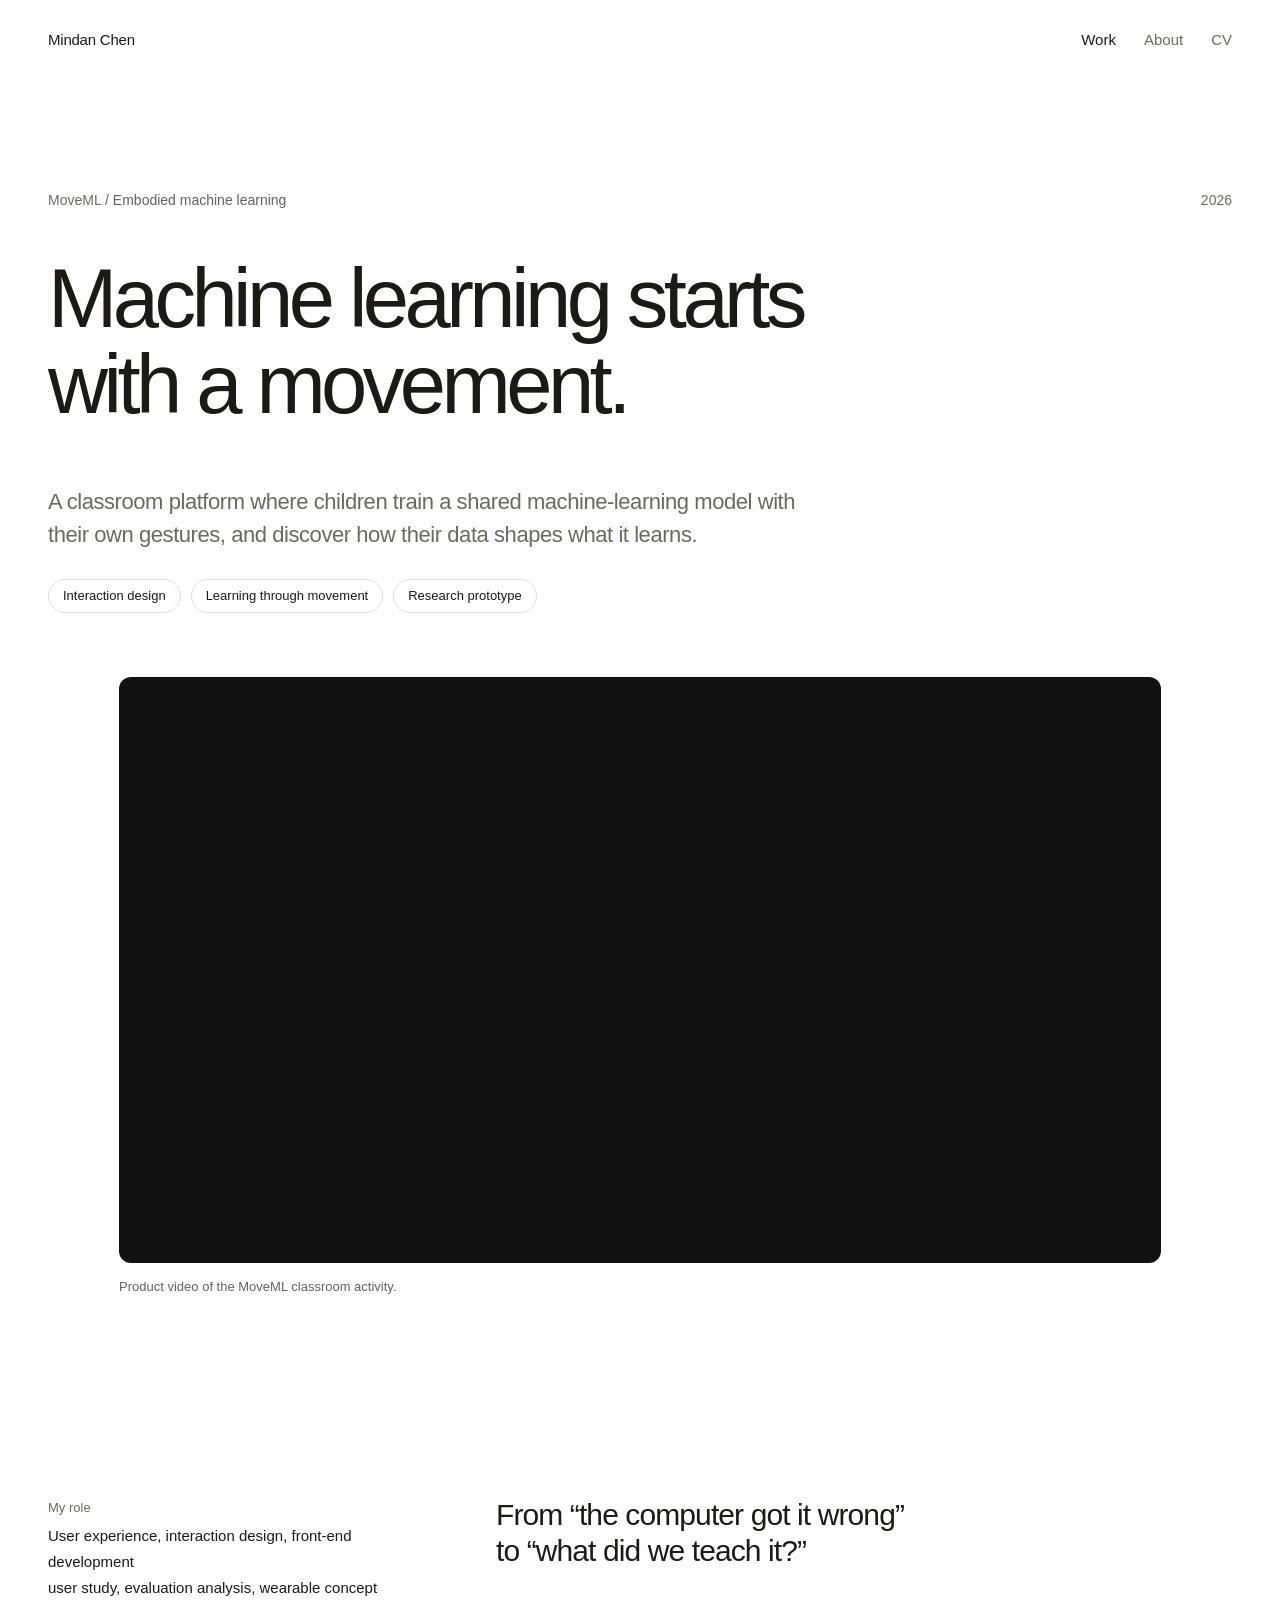
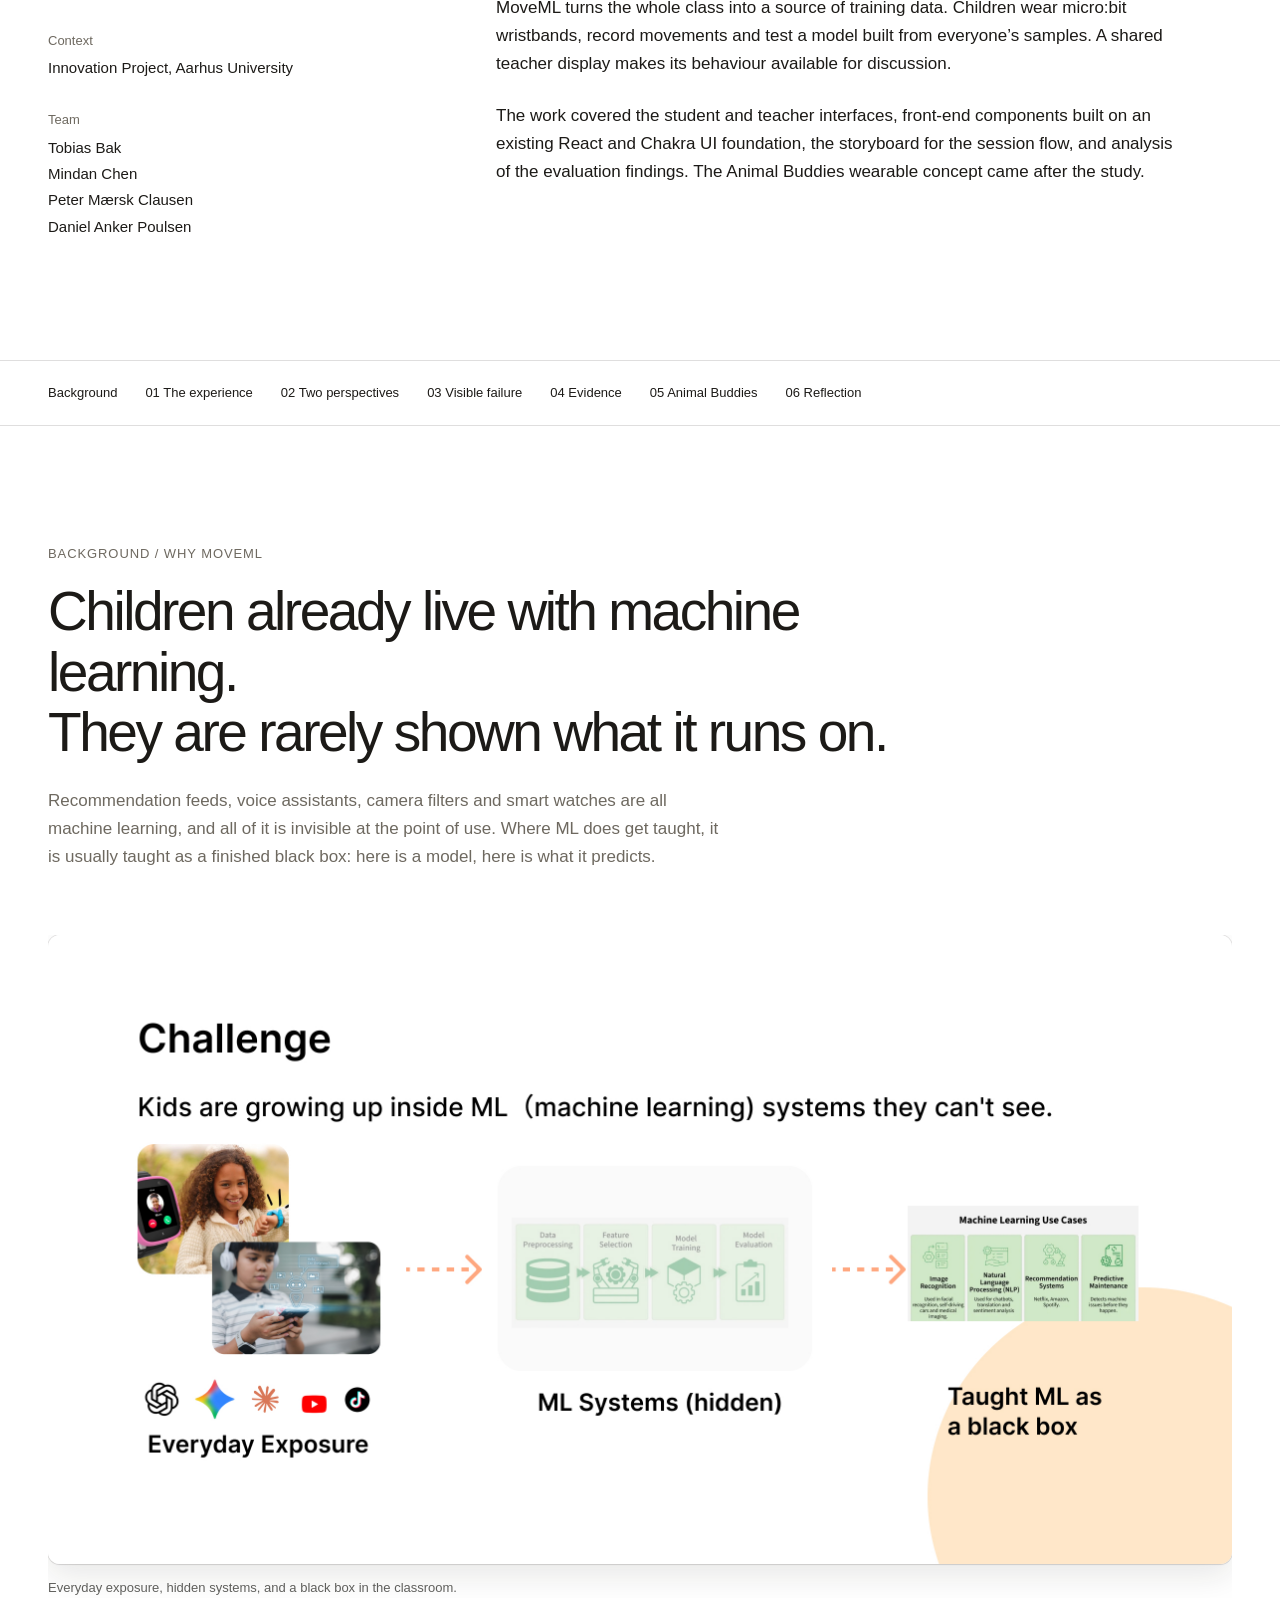
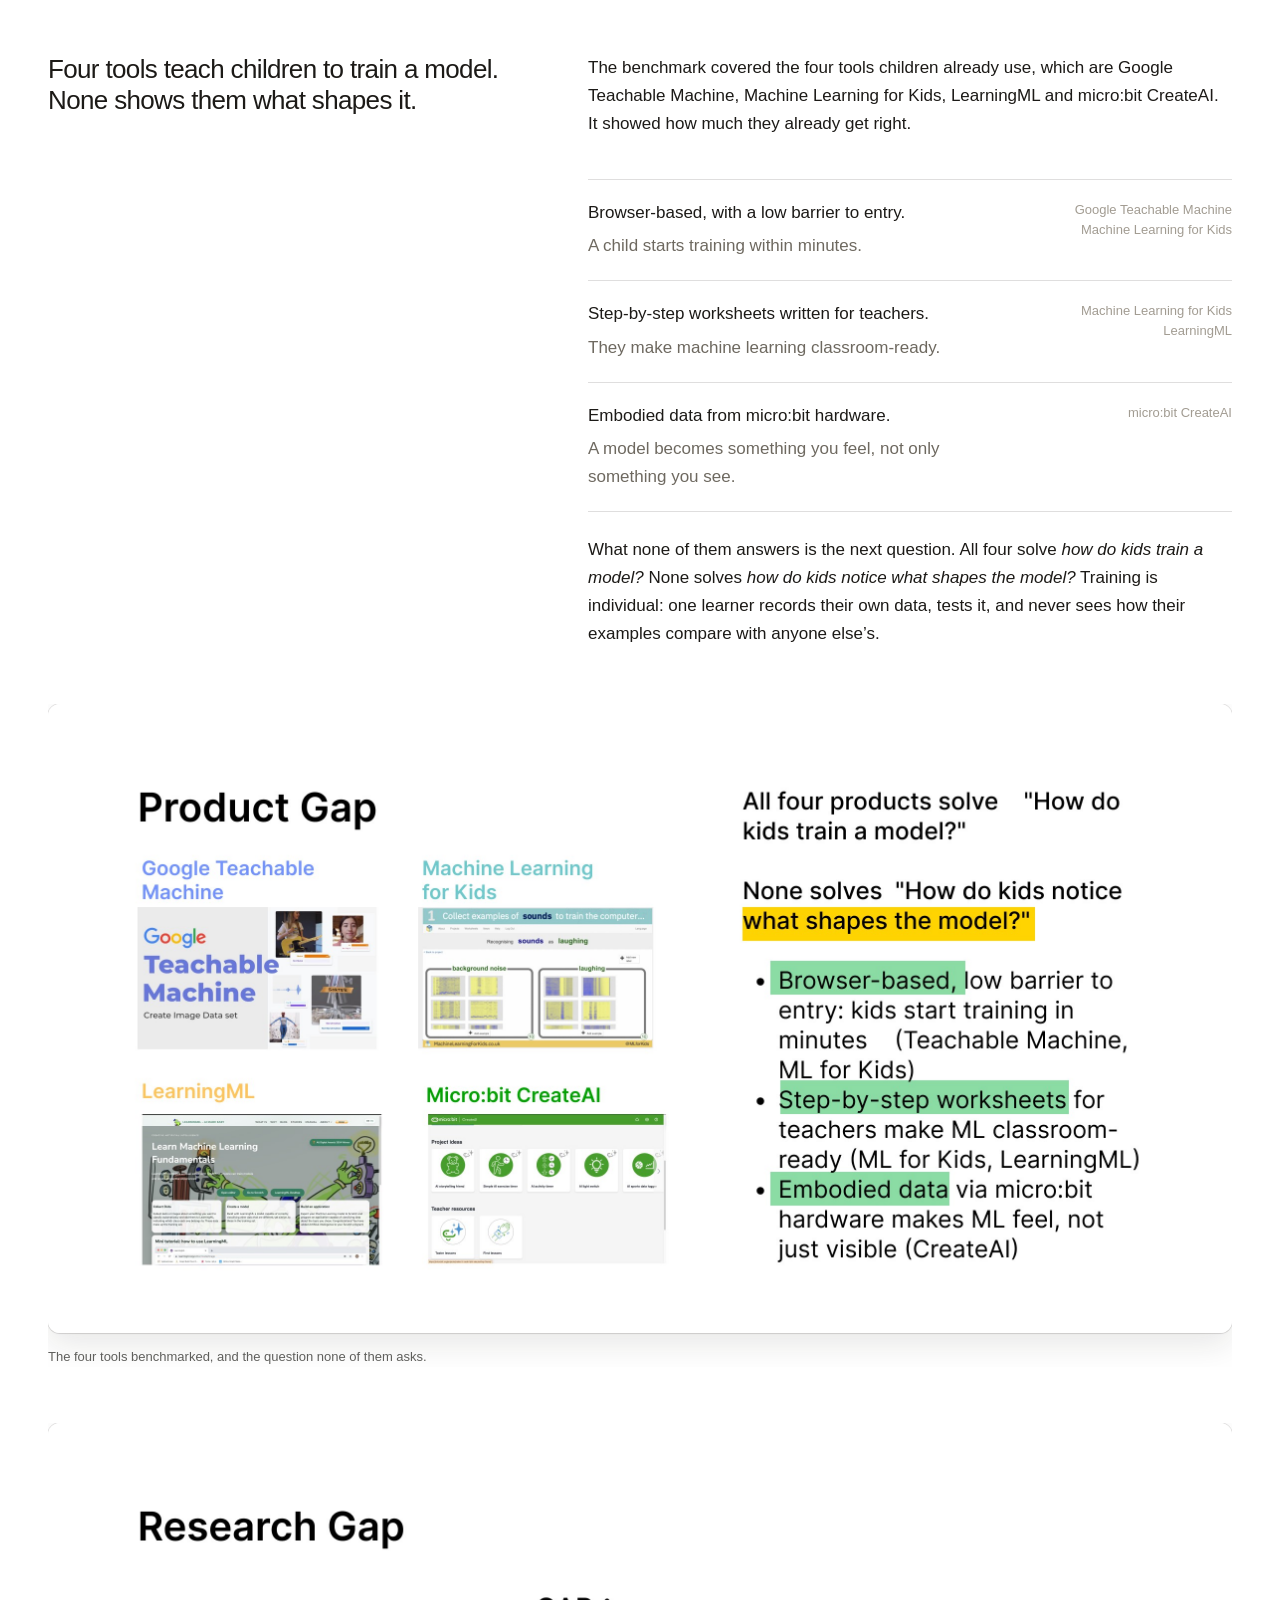
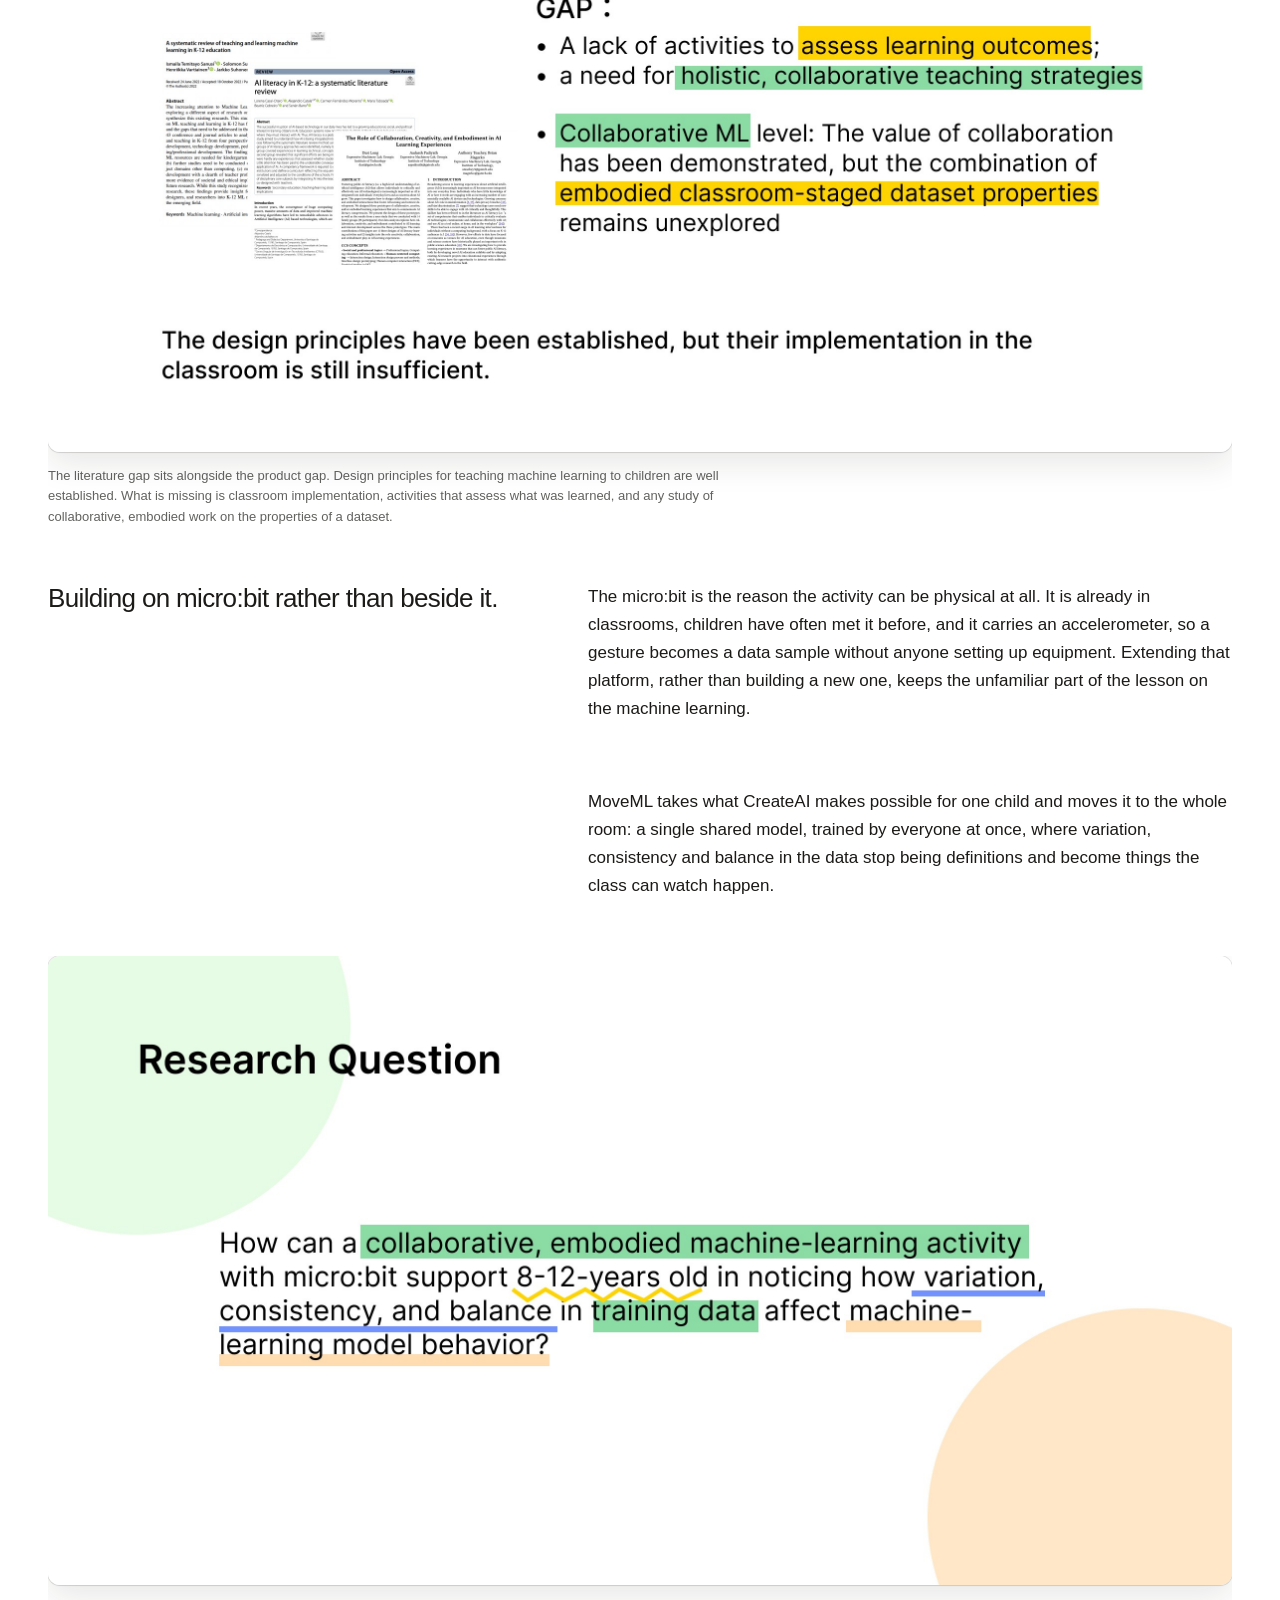
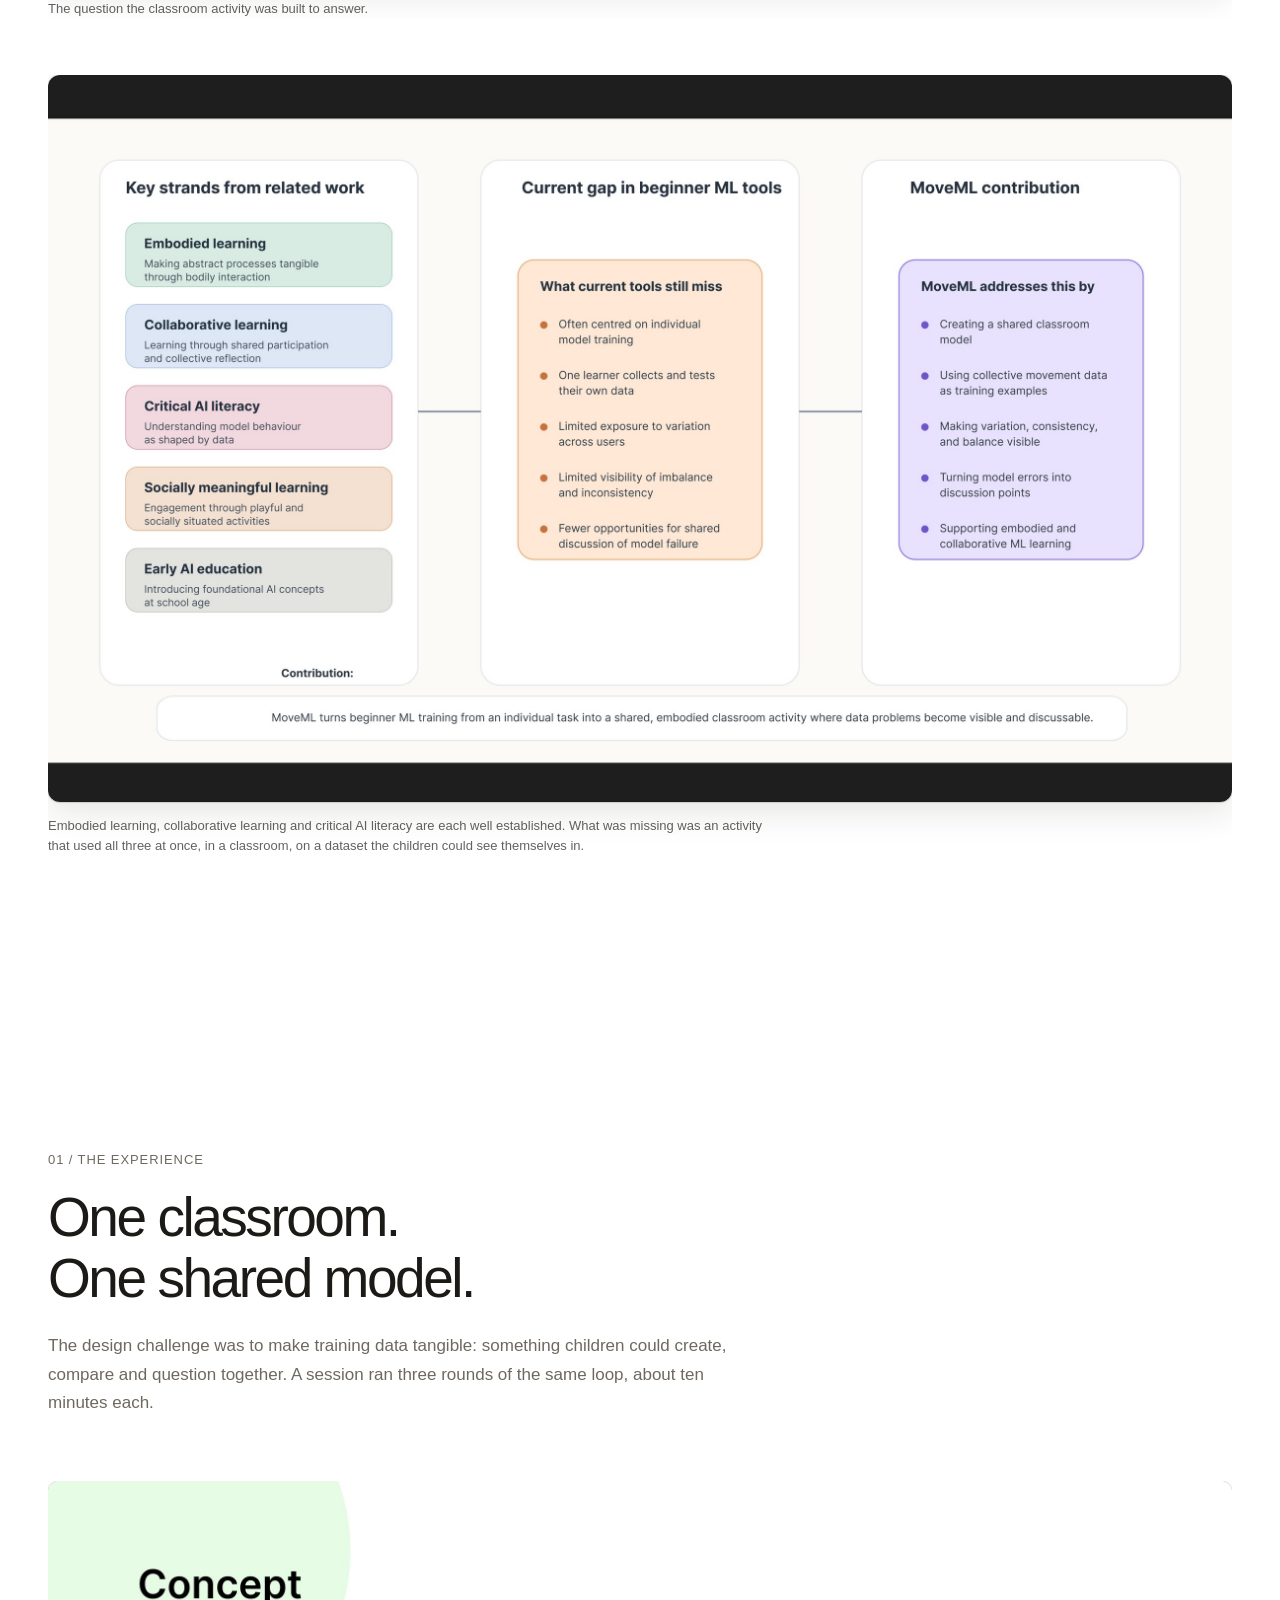
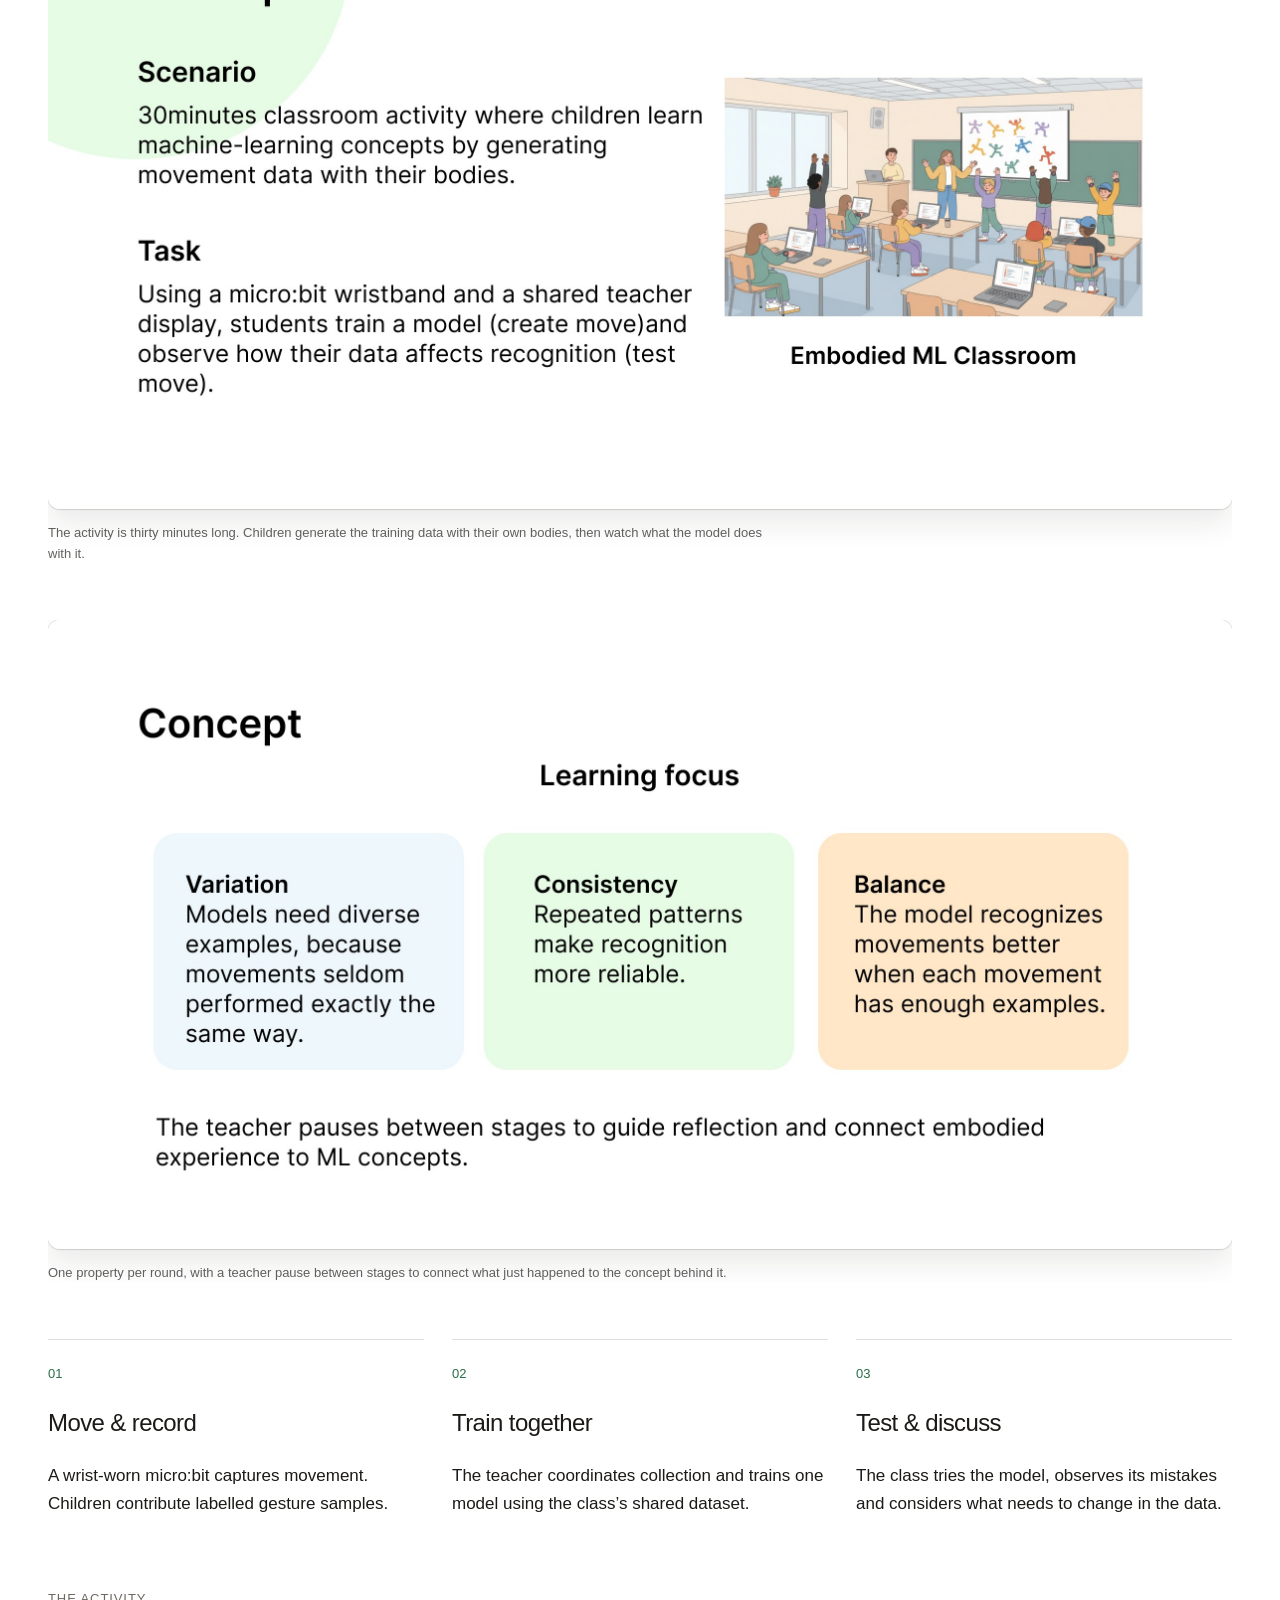
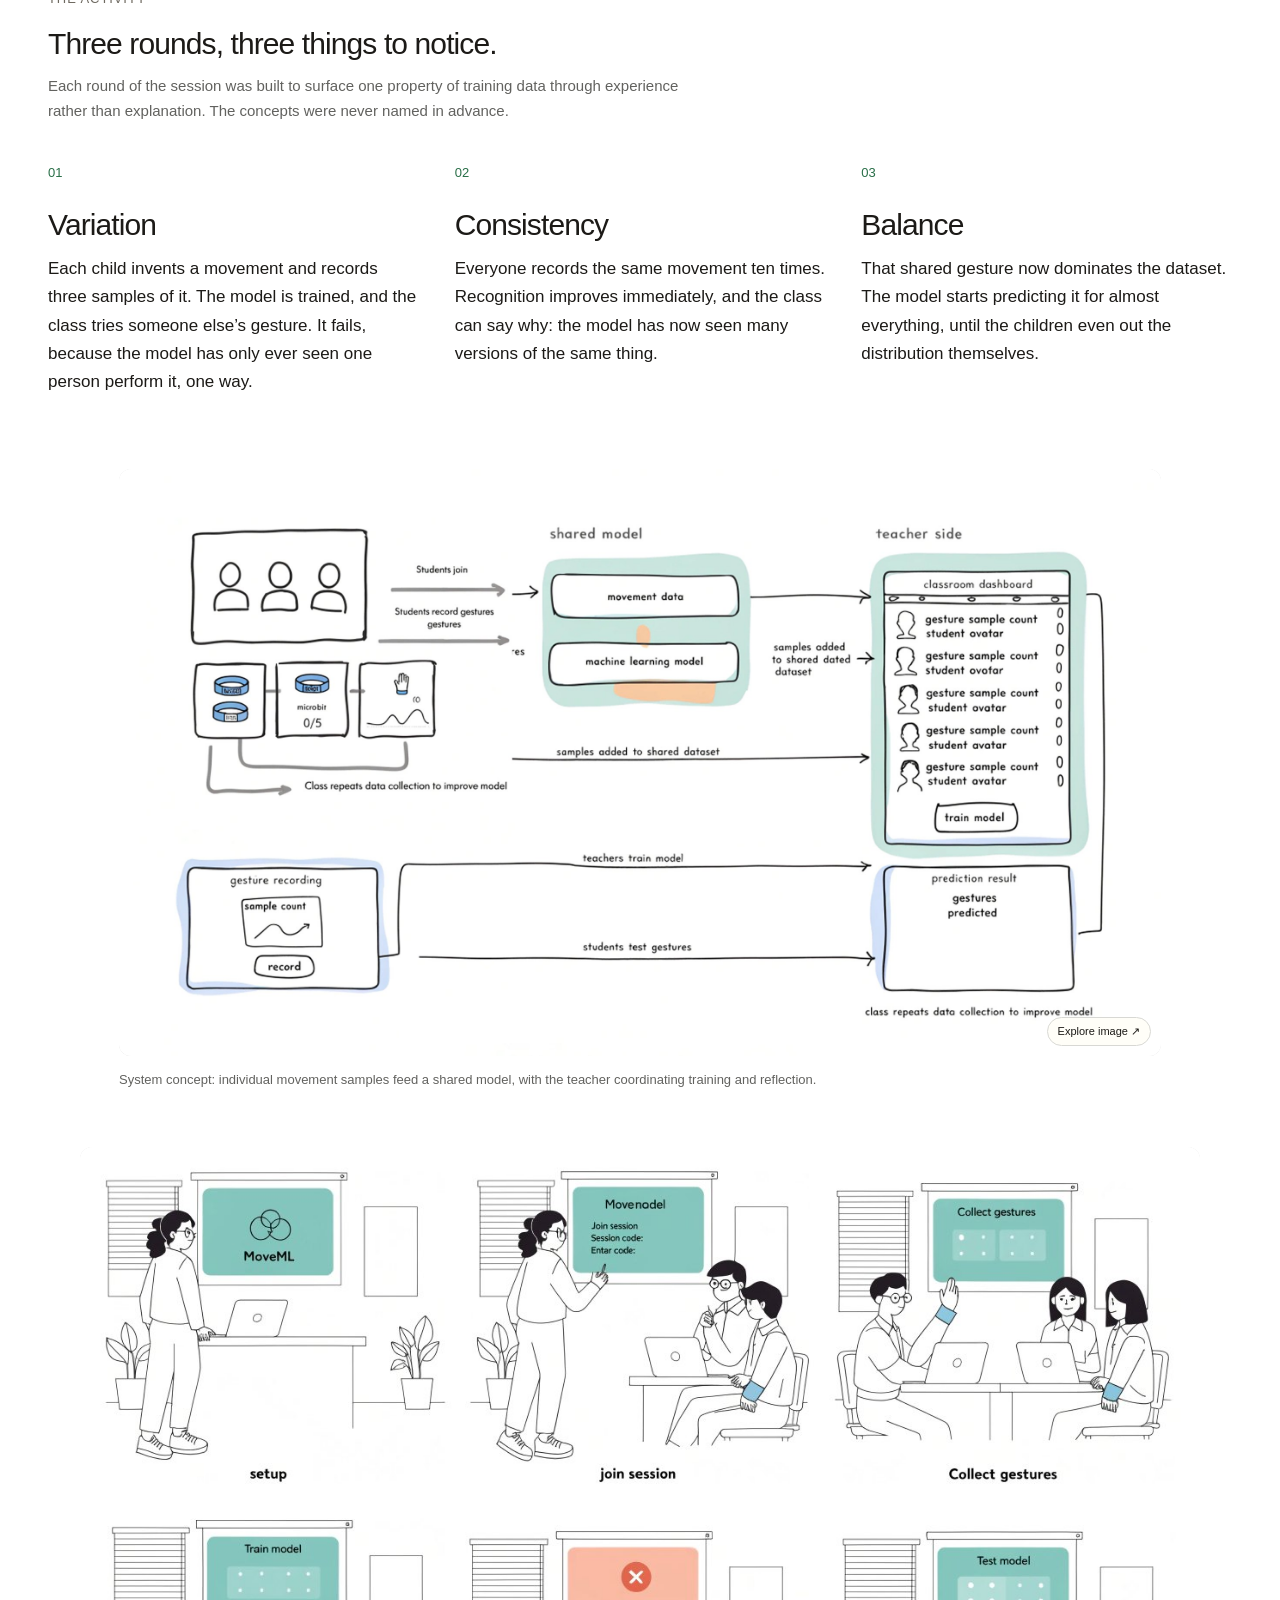
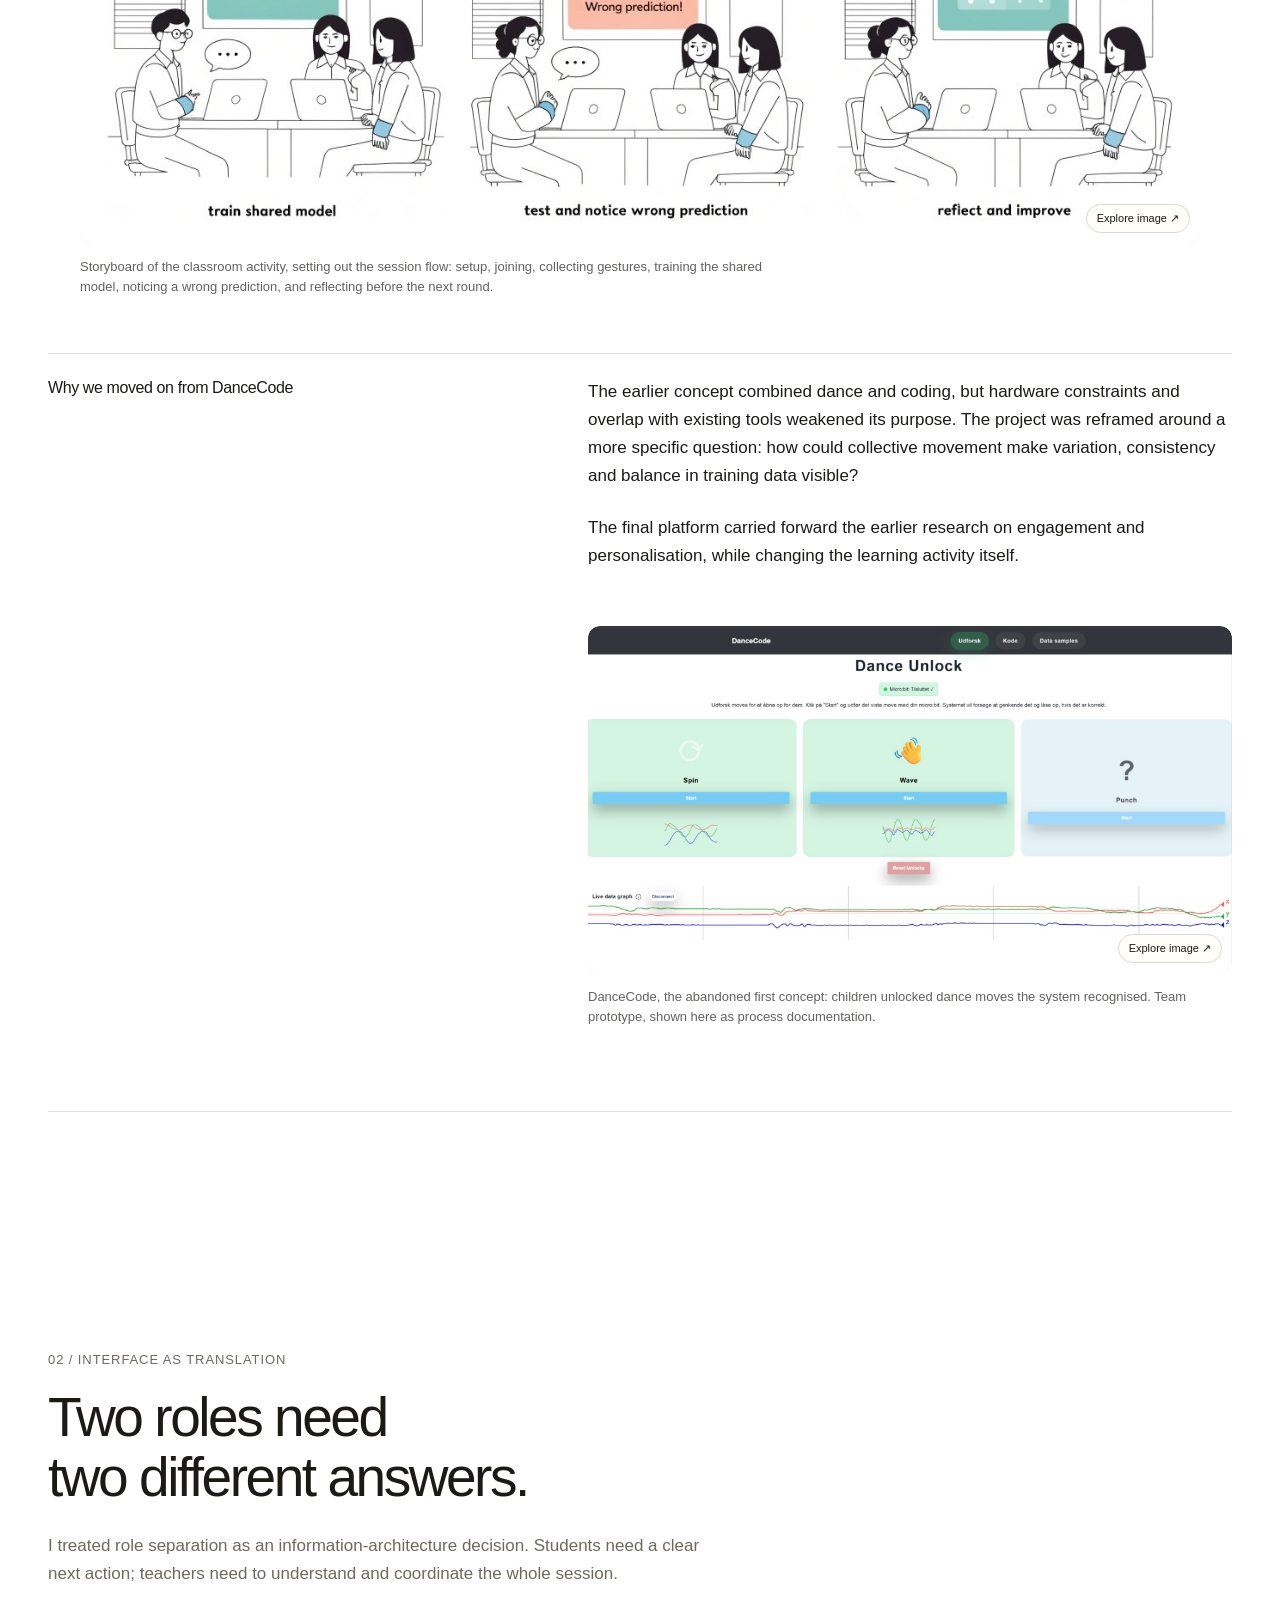
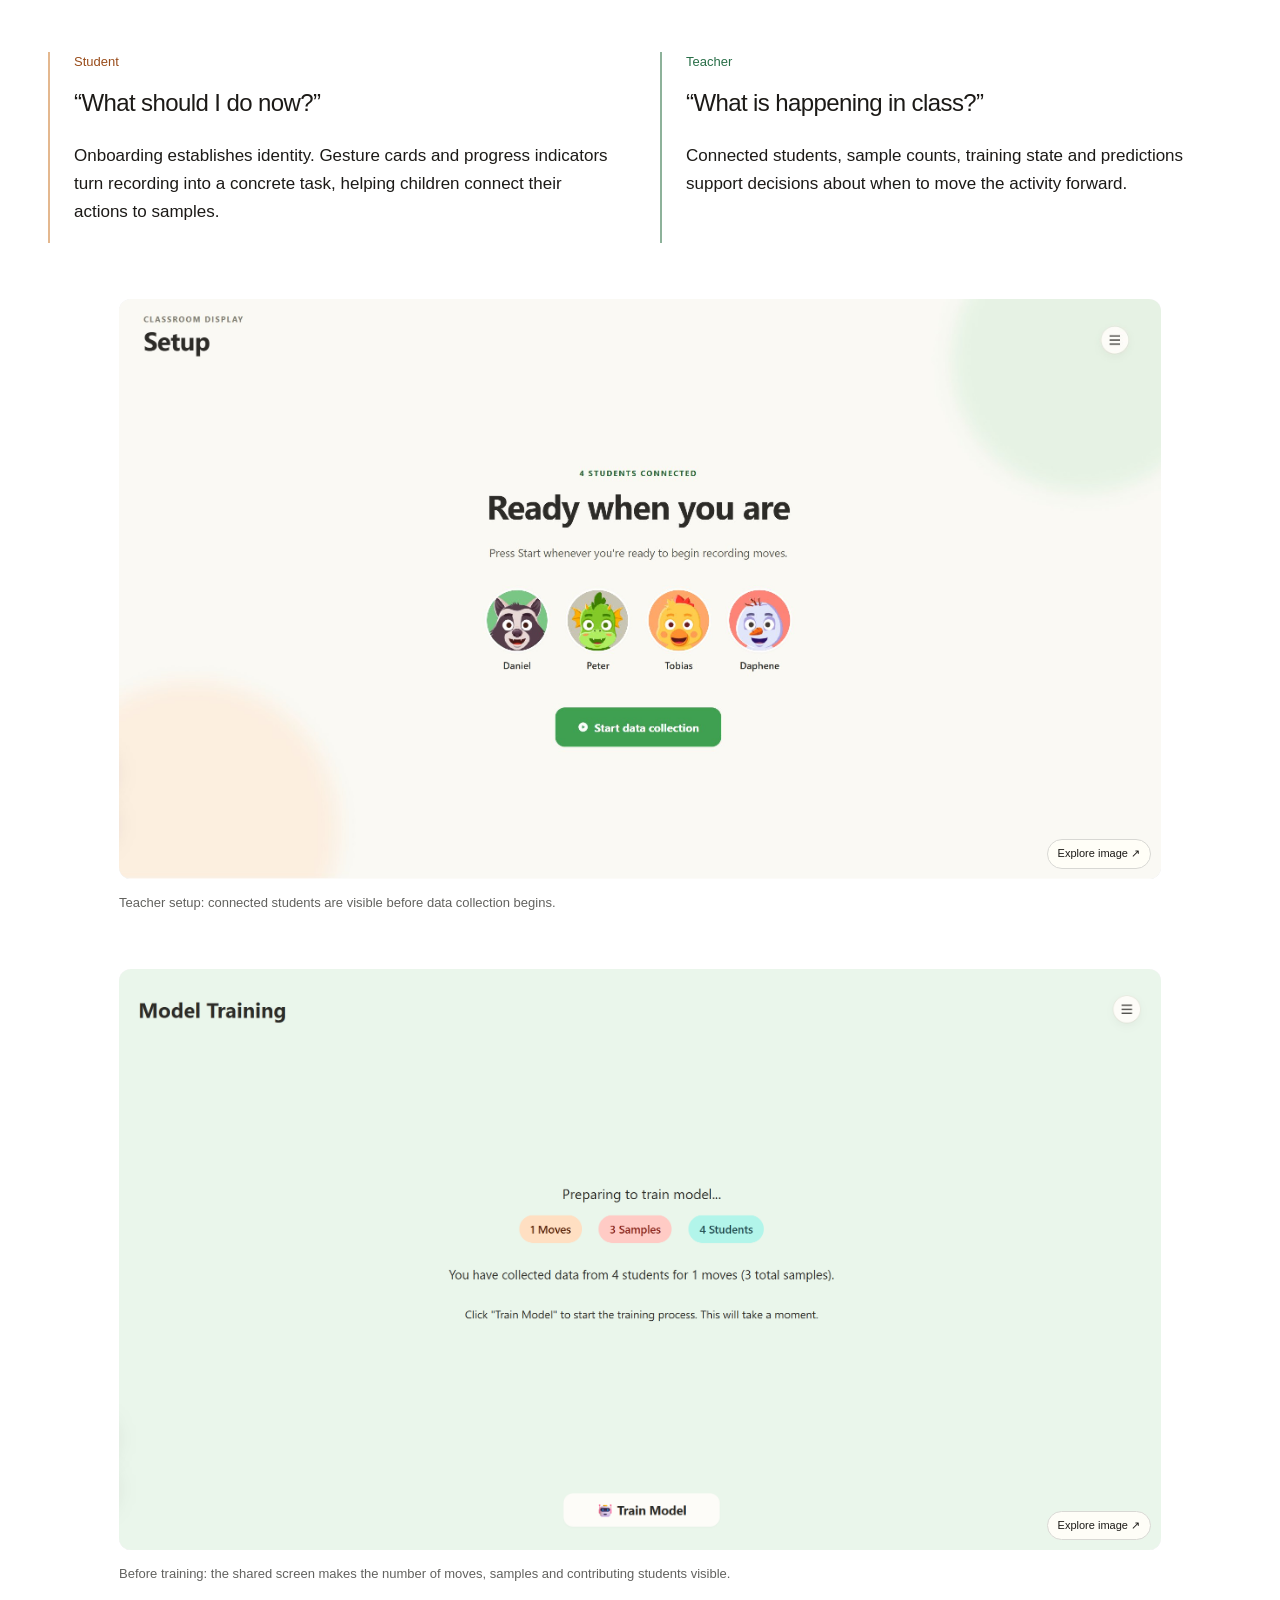
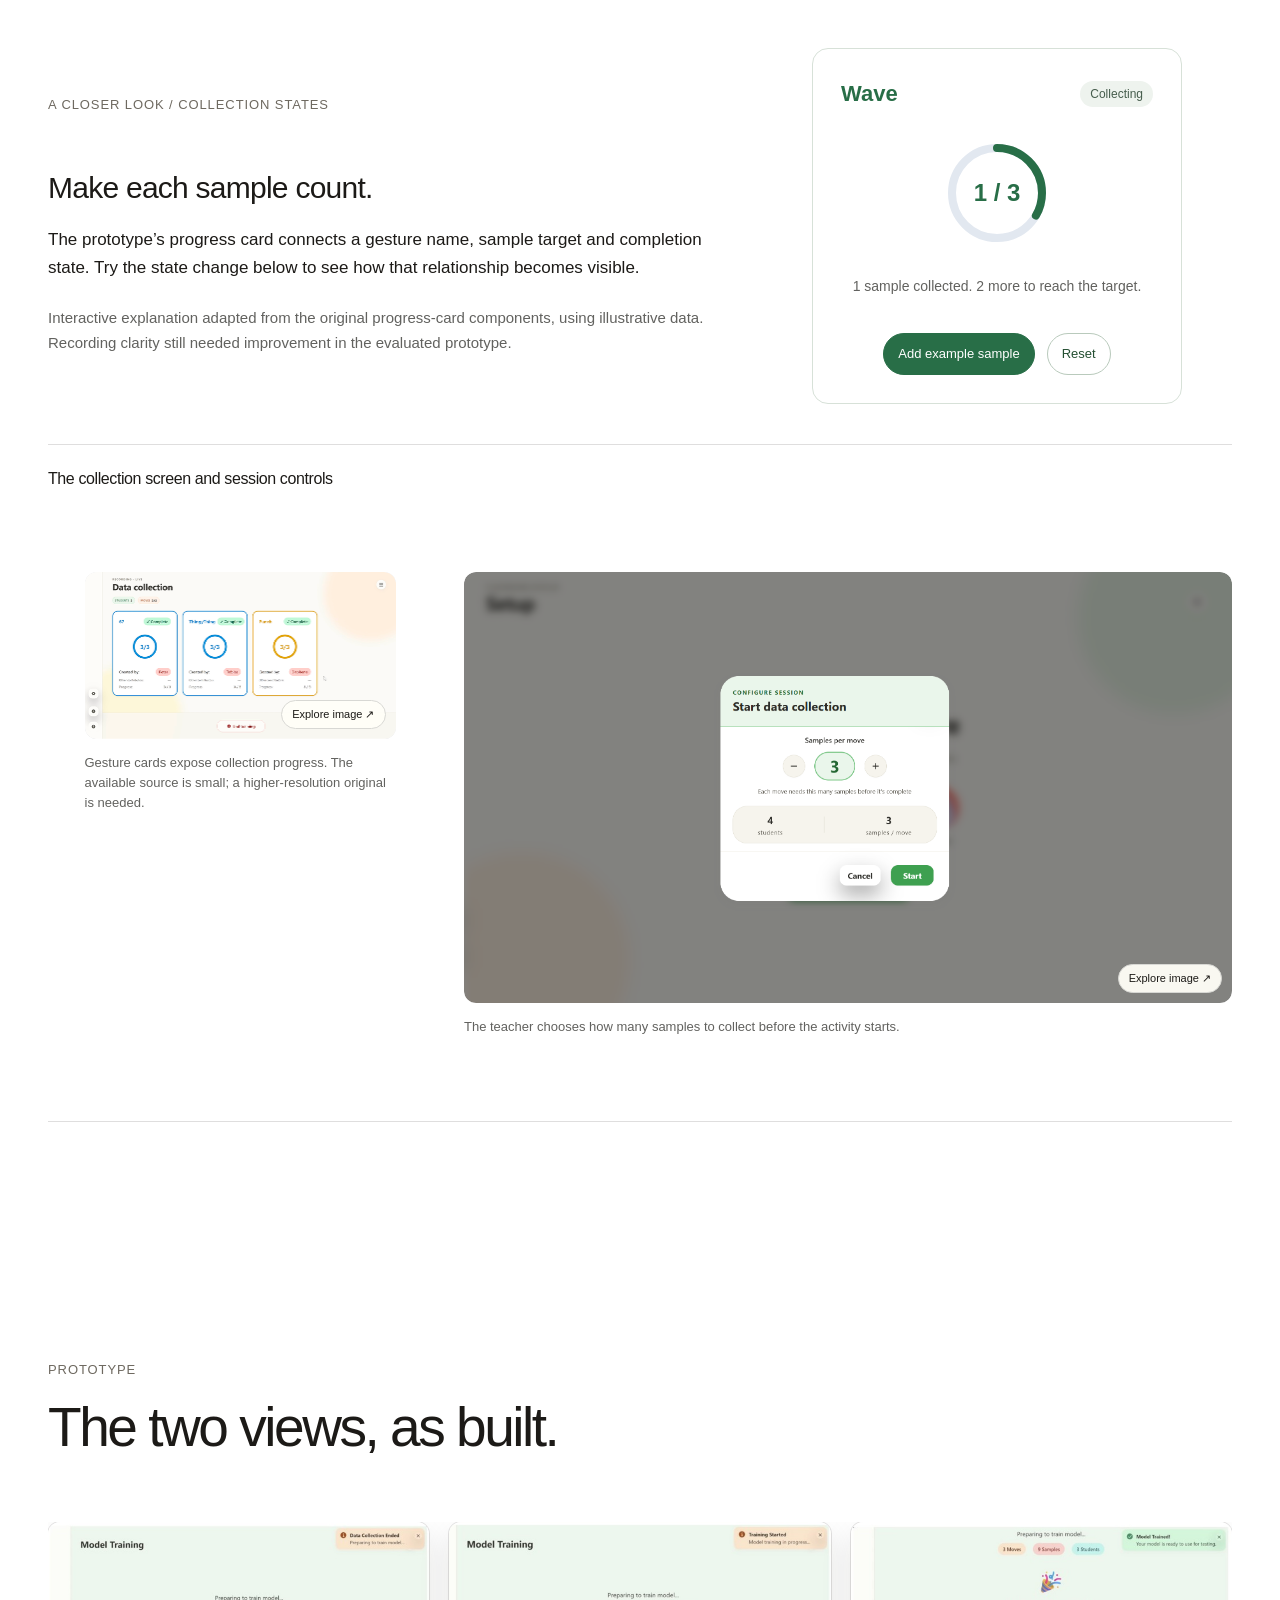
<file: ml-move.html>
<!doctype html>
<html lang="en">
  <head>
    <meta charset="utf-8">
    <meta name="viewport" content="width=device-width, initial-scale=1">
    <title>
      MoveML &middot; Mindan Chen
    </title>
    <meta name="description" content="Making machine learning visible through movement: student and teacher interfaces, classroom evaluation, and the Animal Buddies wearable concept.">
    <script>
    document.documentElement.className += " js";</script>
    <link rel="stylesheet" href="css/global.css">
    <link rel="stylesheet" href="css/project.css">
    <link rel="stylesheet" href="css/ml-move.css">
  </head>
  <body class="ml-case">
    <a class="skip-link" href="#main">Skip to content</a>
    <header class="site-header">
      <nav class="site-nav" aria-label="Main">
        <a class="site-logo" href="index.html">Mindan Chen</a>
        <div class="nav-links">
          <a data-nav="work" href="index.html#work">Work</a><a data-nav="about" href="about.html">About</a><a data-cv-link aria-disabled="true">CV</a>
        </div>
      </nav>
    </header>
    <main id="main">

      <!-- ============ HERO ============ -->
      <section class="project-hero page" id="top">
        <div class="project-hero-meta">
          <span>MoveML <span class="ml-muted">/ Embodied machine learning</span></span><span>2026</span>
        </div>
        <h1 class="project-hero-title">
          Machine learning starts<br>with a movement.
        </h1>
        <p class="project-hero-description">
          A classroom platform where children train a shared machine-learning model with their own gestures, and discover how their data shapes what it learns.
        </p>
        <div class="ml-tags">
          <span>Interaction design</span><span>Learning through movement</span><span>Research prototype</span>
        </div>
        <figure class="media media-wide ml-video">
          <div class="ml-video-frame">
            <iframe src="https://www.youtube.com/embed/JJ6YedQxD3Q" title="MoveML product video" loading="lazy" allow="accelerometer; autoplay; clipboard-write; encrypted-media; gyroscope; picture-in-picture; web-share" referrerpolicy="strict-origin-when-cross-origin" allowfullscreen>
            </iframe>
          </div>
          <figcaption>
            Product video of the MoveML classroom activity.
          </figcaption>
        </figure>
      </section>

      <!-- ============ PROJECT INFO ============ -->
      <section class="project-info-block page">
        <div class="project-info-grid">
          <div class="project-meta-list">
            <div class="meta-item">
              <p>
                My role
              </p>
              <strong>User experience, interaction design, front-end development <br>user study, evaluation analysis, wearable concept</strong>
            </div>
            <div class="meta-item">
              <p>
                Context
              </p>
              <strong>Innovation Project, Aarhus University</strong>
            </div>
            <div class="meta-item">
              <p>
                Team
              </p>
              <strong>Tobias Bak<br>Mindan Chen<br>Peter Mærsk Clausen<br>Daniel Anker Poulsen</strong>
            </div>
          </div>
          <div class="project-copy">
            <h2 class="ml-intro-title">
              From “the computer got it wrong”<br>to “what did we teach it?”
            </h2>
            <p>
              MoveML turns the whole class into a source of training data. Children wear micro:bit wristbands, record movements and test a model built from everyone’s samples. A shared teacher display makes its behaviour available for discussion.
            </p>
            <p>
              The work covered the student and teacher interfaces, front-end components built on an existing React and Chakra UI foundation, the storyboard for the session flow, and analysis of the evaluation findings. The Animal Buddies wearable concept came after the study.
            </p>
          </div>
        </div>
      </section>

      <!-- ============ SECTION NAV ============ -->
      <nav class="ml-section-nav page" aria-label="Case study sections">
        <a href="#background">Background</a><a href="#experience">01 The experience</a><a href="#interfaces">02 Two perspectives</a><a href="#failure">03 Visible failure</a><a href="#evaluation">04 Evidence</a><a href="#buddies">05 Animal Buddies</a><a href="#reflection">06 Reflection</a>
      </nav>

      <!-- ============ 01 BACKGROUND / WHY MOVEML ============ -->
      <section class="project-section page" id="background">
        <div class="section-heading">
          <p class="eyebrow">
            Background / Why MoveML
          </p>
          <h2>
            Children already live with machine learning.<br>They are rarely shown what it runs on.
          </h2>
          <p>
            Recommendation feeds, voice assistants, camera filters and smart watches are all machine learning, and all of it is invisible at the point of use. Where ML does get taught, it is usually taught as a finished black box: here is a model, here is what it predicts.
          </p>
        </div>
        <figure class="media media-full ml-board" data-reveal-image>
          <img src="assets/ml-move/challenge.jpg" width="2380" height="1264" alt="The challenge: children are growing up inside machine-learning systems they cannot see. Everyday exposure through apps and devices feeds hidden ML systems, which are then taught as a black box." loading="lazy" decoding="async">
          <figcaption class="caption">
            Everyday exposure, hidden systems, and a black box in the classroom.
          </figcaption>
        </figure>
        <div class="project-copy text-split">
          <h3>
            Four tools teach children to train a model. None shows them what shapes it.
          </h3>
          <p>
            The benchmark covered the four tools children already use, which are Google Teachable Machine, Machine Learning for Kids, LearningML and micro:bit CreateAI. It showed how much they already get right.
          </p>
          <ul class="ml-benchmark">
            <li>
              <div>
                <strong>Browser-based, with a low barrier to entry.</strong>
                <p>
                  A child starts training within minutes.
                </p>
              </div>
              <span>Google Teachable Machine<br>Machine Learning for Kids</span>
            </li>
            <li>
              <div>
                <strong>Step-by-step worksheets written for teachers.</strong>
                <p>
                  They make machine learning classroom-ready.
                </p>
              </div>
              <span>Machine Learning for Kids<br>LearningML</span>
            </li>
            <li>
              <div>
                <strong>Embodied data from micro:bit hardware.</strong>
                <p>
                  A model becomes something you feel, not only something you see.
                </p>
              </div>
              <span>micro:bit CreateAI</span>
            </li>
          </ul>
          <p>
            What none of them answers is the next question. All four solve <em>how do kids train a model?</em> None solves <em>how do kids notice what shapes the model?</em> Training is individual: one learner records their own data, tests it, and never sees how their examples compare with anyone else&rsquo;s.
          </p>
        </div>
        <figure class="media media-full ml-board" data-reveal-image>
          <img src="assets/ml-move/product-gap.jpg" width="2380" height="1264" alt="Product gap: Google Teachable Machine, Machine Learning for Kids, LearningML and micro:bit CreateAI all answer how children train a model, but none answers how children notice what shapes the model." loading="lazy" decoding="async">
          <figcaption class="caption">
            The four tools benchmarked, and the question none of them asks.
          </figcaption>
        </figure>
        <figure class="media media-full ml-board" data-reveal-image>
          <img src="assets/ml-move/research-gap.jpg" width="2380" height="1264" alt="Research gap: the design principles for teaching machine learning to children are established, but classroom implementation is still insufficient. There is a lack of activities that assess learning outcomes, and the combination of embodied, classroom-staged dataset properties remains unexplored." loading="lazy" decoding="async">
          <figcaption>
            The literature gap sits alongside the product gap. Design principles for teaching machine learning to children are well established. What is missing is classroom implementation, activities that assess what was learned, and any study of collaborative, embodied work on the properties of a dataset.
          </figcaption>
        </figure>
        <div class="project-copy text-split">
          <h3>
            Building on micro:bit rather than beside it.
          </h3>
          <p>
            The micro:bit is the reason the activity can be physical at all. It is already in classrooms, children have often met it before, and it carries an accelerometer, so a gesture becomes a data sample without anyone setting up equipment. Extending that platform, rather than building a new one, keeps the unfamiliar part of the lesson on the machine learning.
          </p>
          <p>
            MoveML takes what CreateAI makes possible for one child and moves it to the whole room: a single shared model, trained by everyone at once, where variation, consistency and balance in the data stop being definitions and become things the class can watch happen.
          </p>
        </div>
        <figure class="media media-full ml-board" data-reveal-image>
          <img src="assets/ml-move/research-question.jpg" width="2380" height="1264" alt="Research question: how can a collaborative, embodied machine-learning activity with micro:bit support 8 to 12 year olds in noticing how variation, consistency and balance in training data affect machine-learning model behaviour?" loading="lazy" decoding="async">
          <figcaption class="caption">
            The question the classroom activity was built to answer.
          </figcaption>
        </figure>
        <figure class="media media-full ml-board" data-reveal-image>
          <img src="assets/ml-move/related-work.jpg" width="2400" height="1474" alt="From related work to MoveML's design contribution: five strands of prior work, which are embodied learning, collaborative learning, critical AI literacy, socially meaningful learning and early AI education, set against what beginner ML tools still miss, and what MoveML adds." loading="lazy" decoding="async">
          <figcaption class="caption">
            Embodied learning, collaborative learning and critical AI literacy are each well established. What was missing was an activity that used all three at once, in a classroom, on a dataset the children could see themselves in.
          </figcaption>
        </figure>
      </section>

      <!-- ============ 02 THE EXPERIENCE ============ -->
      <section class="project-section page" id="experience">
        <div class="section-heading">
          <p class="eyebrow">
            01 / The experience
          </p>
          <h2>
            One classroom.<br>One shared model.
          </h2>
          <p>
            The design challenge was to make training data tangible: something children could create, compare and question together. A session ran three rounds of the same loop, about ten minutes each.
          </p>
        </div>
        <figure class="media media-full ml-board" data-reveal-image>
          <img src="assets/ml-move/concept.jpg" width="2380" height="1264" alt="Concept: a thirty minute classroom activity in which children learn machine-learning concepts by generating movement data with their bodies. Using a micro:bit wristband and a shared teacher display, students train a model by creating moves and observe how their data affects recognition by testing moves." loading="lazy" decoding="async">
          <figcaption>
            The activity is thirty minutes long. Children generate the training data with their own bodies, then watch what the model does with it.
          </figcaption>
        </figure>
        <figure class="media media-full ml-board" data-reveal-image>
          <img src="assets/ml-move/learning-focus.jpg" width="2380" height="1264" alt="Learning focus across the three rounds. Variation: models need diverse examples, because movements are seldom performed exactly the same way. Consistency: repeated patterns make recognition more reliable. Balance: the model recognises movements better when each movement has enough examples. The teacher pauses between stages to guide reflection and connect the embodied experience to machine-learning concepts." loading="lazy" decoding="async">
          <figcaption>
            One property per round, with a teacher pause between stages to connect what just happened to the concept behind it.
          </figcaption>
        </figure>
        <ol class="ml-flow">
          <li>
            <span>01</span>
            <h3>
              Move & record
            </h3>
            <p>
              A wrist-worn micro:bit captures movement. Children contribute labelled gesture samples.
            </p>
          </li>
          <li>
            <span>02</span>
            <h3>
              Train together
            </h3>
            <p>
              The teacher coordinates collection and trains one model using the class’s shared dataset.
            </p>
          </li>
          <li>
            <span>03</span>
            <h3>
              Test & discuss
            </h3>
            <p>
              The class tries the model, observes its mistakes and considers what needs to change in the data.
            </p>
          </li>
        </ol>
        <div class="ml-phases">
          <p class="eyebrow">
            The activity
          </p>
          <h3>
            Three rounds, three things to notice.
          </h3>
          <p class="ml-small">
            Each round of the session was built to surface one property of training data through experience rather than explanation. The concepts were never named in advance.
          </p>
          <div class="ml-observations">
            <article>
              <span class="ml-number">01</span>
              <h3>
                Variation
              </h3>
              <p>
                Each child invents a movement and records three samples of it. The model is trained, and the class tries someone else’s gesture. It fails, because the model has only ever seen one person perform it, one way.
              </p>
            </article>
            <article>
              <span class="ml-number">02</span>
              <h3>
                Consistency
              </h3>
              <p>
                Everyone records the same movement ten times. Recognition improves immediately, and the class can say why: the model has now seen many versions of the same thing.
              </p>
            </article>
            <article>
              <span class="ml-number">03</span>
              <h3>
                Balance
              </h3>
              <p>
                That shared gesture now dominates the dataset. The model starts predicting it for almost everything, until the children even out the distribution themselves.
              </p>
            </article>
          </div>
        </div>
        <figure class="media media-wide asset-system-sketch">
          <button class="ml-image-button" data-image="assets/ml-move/system-sketch.jpg" data-width="2400" data-height="1354" aria-label="Explore image: System concept: individual movement samples feed a shared model, with the teacher coordinating training and reflection."><img src="assets/ml-move/system-sketch.jpg" width="2400" height="1354" alt="System concept: individual movement samples feed a shared model, with the teacher coordinating training and reflection." loading="lazy" decoding="async"><span class="ml-image-action">Explore image ↗</span></button>
          <figcaption>
            System concept: individual movement samples feed a shared model, with the teacher coordinating training and reflection.
          </figcaption>
        </figure>
        <figure class="media media-full asset-storyboard">
          <button class="ml-image-button" data-image="assets/ml-move/storyboard.jpg" data-width="1303" data-height="810" aria-label="Explore image: Storyboard of the classroom activity, setting out the session flow: setup, joining, collecting gestures, training the shared model, noticing a wrong prediction, and reflecting before the next round."><img src="assets/ml-move/storyboard.jpg" width="1303" height="810" alt="Storyboard of the classroom activity, setting out the session flow: setup, joining, collecting gestures, training the shared model, noticing a wrong prediction, and reflecting before the next round." loading="lazy" decoding="async"><span class="ml-image-action">Explore image ↗</span></button>
          <figcaption>
            Storyboard of the classroom activity, setting out the session flow: setup, joining, collecting gestures, training the shared model, noticing a wrong prediction, and reflecting before the next round.
          </figcaption>
        </figure>
        <div class="ml-expanded">
          <h3 class="ml-expanded-title">
            Why we moved on from DanceCode
          </h3>
          <div class="project-copy">
            <p>
              The earlier concept combined dance and coding, but hardware constraints and overlap with existing tools weakened its purpose. The project was reframed around a more specific question: how could collective movement make variation, consistency and balance in training data visible?
            </p>
            <p>
              The final platform carried forward the earlier research on engagement and personalisation, while changing the learning activity itself.
            </p>
            <figure class="media media-full asset-dancecode">
              <button class="ml-image-button" data-image="assets/ml-move/dancecode.jpg" data-width="2034" data-height="1094" aria-label="Explore image: DanceCode, the abandoned first concept: children unlocked dance moves the system recognised. Team prototype, shown here as process documentation."><img src="assets/ml-move/dancecode.jpg" width="2034" height="1094" alt="DanceCode, the abandoned first concept: children unlocked dance moves the system recognised. Team prototype, shown here as process documentation." loading="lazy" decoding="async"><span class="ml-image-action">Explore image ↗</span></button>
              <figcaption>
                DanceCode, the abandoned first concept: children unlocked dance moves the system recognised. Team prototype, shown here as process documentation.
              </figcaption>
            </figure>
          </div>
        </div>
      </section>

      <!-- ============ 03 INTERFACES ============ -->
      <section class="project-section page" id="interfaces">
        <div class="section-heading">
          <p class="eyebrow">
            02 / Interface as translation
          </p>
          <h2>
            Two roles need<br>two different answers.
          </h2>
          <p>
            I treated role separation as an information-architecture decision. Students need a clear next action; teachers need to understand and coordinate the whole session.
          </p>
        </div>
        <div class="ml-role-grid">
          <article>
            <span class="ml-role-label">Student</span>
            <h3>
              “What should I do now?”
            </h3>
            <p>
              Onboarding establishes identity. Gesture cards and progress indicators turn recording into a concrete task, helping children connect their actions to samples.
            </p>
          </article>
          <article>
            <span class="ml-role-label teacher">Teacher</span>
            <h3>
              “What is happening in class?”
            </h3>
            <p>
              Connected students, sample counts, training state and predictions support decisions about when to move the activity forward.
            </p>
          </article>
        </div>
        <figure class="media media-wide asset-teacher-session">
          <button class="ml-image-button" data-image="assets/ml-move/teacher-session.jpg" data-width="2391" data-height="1329" aria-label="Explore image: Teacher setup: connected students are visible before data collection begins."><img src="assets/ml-move/teacher-session.jpg" width="2391" height="1329" alt="Teacher setup: connected students are visible before data collection begins." loading="lazy" decoding="async"><span class="ml-image-action">Explore image ↗</span></button>
          <figcaption>
            Teacher setup: connected students are visible before data collection begins.
          </figcaption>
        </figure>
        <figure class="media media-wide asset-teacher-ready">
          <button class="ml-image-button" data-image="assets/ml-move/teacher-ready.png" data-width="2408" data-height="1343" aria-label="Explore image: Before training: the shared screen makes the number of moves, samples and contributing students visible."><img src="assets/ml-move/teacher-ready.png" width="2408" height="1343" alt="Before training: the shared screen makes the number of moves, samples and contributing students visible." loading="lazy" decoding="async"><span class="ml-image-action">Explore image ↗</span></button>
          <figcaption>
            Before training: the shared screen makes the number of moves, samples and contributing students visible.
          </figcaption>
        </figure>
        <div class="ml-collection-explainer">
          <div class="project-copy">
            <p class="eyebrow">
              A closer look / collection states
            </p>
            <h3>
              Make each sample count.
            </h3>
            <p>
              The prototype’s progress card connects a gesture name, sample target and completion state. Try the state change below to see how that relationship becomes visible.
            </p>
            <p class="ml-small">
              Interactive explanation adapted from the original progress-card components, using illustrative data. Recording clarity still needed improvement in the evaluated prototype.
            </p>
          </div>
          <div class="ml-sample-card">
            <div class="ml-sample-heading">
              <strong>Wave</strong><span class="ml-sample-badge">Collecting</span>
            </div>
            <div class="ml-progress-ring" role="progressbar" aria-label="Illustrative gesture samples" aria-valuemin="0" aria-valuemax="3" aria-valuenow="1">
              <svg viewBox="0 0 140 140" width="140" height="140" aria-hidden="true"><circle cx="70" cy="70" r="45" fill="none" stroke="#e2e8f0" stroke-width="8"/><circle class="ml-progress-track" cx="70" cy="70" r="45" fill="none" stroke="#286e47" stroke-width="8" stroke-linecap="round" stroke-dasharray="282.743" stroke-dashoffset="188.495" transform="rotate(-90 70 70)"/></svg><strong class="ml-sample-count">1 / 3</strong>
            </div>
            <p class="ml-sample-description" aria-live="polite" aria-atomic="true">
              1 sample collected. 2 more to reach the target.
            </p>
            <div class="ml-sample-controls">
              <button type="button" class="ml-sample-add" hidden>Add example sample</button><button type="button" class="ml-sample-reset" hidden>Reset</button>
            </div>
          </div>
        </div>
        <div class="ml-expanded">
          <h3 class="ml-expanded-title">
            The collection screen and session controls
          </h3>
          <div class="ml-detail-grid">
            <figure class="media media-full asset-collection-low-resolution">
              <button class="ml-image-button" data-image="assets/ml-move/collection-low-resolution.png" data-width="623" data-height="333" aria-label="Explore image: Gesture cards expose collection progress. The available source is small; a higher-resolution original is needed."><img src="assets/ml-move/collection-low-resolution.png" width="623" height="333" alt="Gesture cards expose collection progress. The available source is small; a higher-resolution original is needed." loading="lazy" decoding="async"><span class="ml-image-action">Explore image ↗</span></button>
              <figcaption>
                Gesture cards expose collection progress. The available source is small; a higher-resolution original is needed.
              </figcaption>
            </figure>
            <figure class="media media-full asset-teacher-training">
              <button class="ml-image-button" data-image="assets/ml-move/teacher-training.png" data-width="2407" data-height="1350" aria-label="Explore image: The teacher chooses how many samples to collect before the activity starts."><img src="assets/ml-move/teacher-training.png" width="2407" height="1350" alt="The teacher chooses how many samples to collect before the activity starts." loading="lazy" decoding="async"><span class="ml-image-action">Explore image ↗</span></button>
              <figcaption>
                The teacher chooses how many samples to collect before the activity starts.
              </figcaption>
            </figure>
          </div>
        </div>
      </section>
      <section class="project-section page">
        <div class="section-heading" data-reveal>
          <p class="eyebrow">
            Prototype
          </p>
          <h2>
            The two views, as built.
          </h2>
        </div>
        <figure class="media media-full ml-board" data-reveal-image>
          <div class="media-triplet" style="margin:0">
            <img src="assets/ml-move/teacher-train-1.jpg" width="1334" height="734" alt="Teacher screen: data collection has ended, showing three moves, nine samples and three students, with a Train Model button." loading="lazy" decoding="async"><img src="assets/ml-move/teacher-train-2.jpg" width="1278" height="734" alt="Teacher screen: training in progress, with a progress bar at 48 per cent." loading="lazy" decoding="async"><img src="assets/ml-move/teacher-train-3.jpg" width="1326" height="734" alt="Teacher screen: model trained successfully, with a training summary of total moves, total samples and data contributors, and buttons to test the model or collect more data." loading="lazy" decoding="async">
          </div>
          <figcaption>
            The teacher view through training. The class can see how many moves, samples and contributors went in, which is the number that matters when a prediction later goes wrong.
          </figcaption>
        </figure>
        <figure class="media media-full ml-board" data-reveal-image>
          <div class="media-pair" style="margin:0">
            <img src="assets/ml-move/teacher-monitor.jpg" width="1334" height="732" alt="Teacher screen: testing the model and monitoring students, listing each connected student and their gesture attempts in real time." loading="lazy" decoding="async"><img src="assets/ml-move/teacher-dashboard.jpg" width="1326" height="732" alt="Teacher dashboard: counts for students, samples and model state, with controls for data collection, sending the class to a page, and the teacher’s own moves." loading="lazy" decoding="async">
          </div>
          <figcaption>
            Monitoring and the dashboard. The teacher can watch attempts as they happen and move the whole class to a screen without asking them to navigate.
          </figcaption>
        </figure>
        <figure class="media media-full ml-board" data-reveal-image>
          <img src="assets/ml-move/prototype-student.jpg" width="2380" height="1264" alt="Prototype, student view: six screens covering joining a session, naming a gesture, collecting samples, waiting for training and testing a movement against the shared model." loading="lazy" decoding="async">
          <figcaption>
            The student screens, which run on each child's own device beside the wristband.
          </figcaption>
        </figure>
        <figure class="media media-full ml-board" data-reveal-image>
          <img src="assets/ml-move/technology.jpg" width="2380" height="1264" alt="Technology implementation: micro:bit wristbands stream accelerometer data to a browser-based application, which trains a shared model on the collected samples and returns predictions to the teacher display and the student devices." loading="lazy" decoding="async">
          <figcaption>
            How the parts connect. The wristband sends accelerometer data, the browser application holds the shared model, and predictions return to both the teacher display and the children's own screens.
          </figcaption>
        </figure>
      </section>

      <!-- ============ 04 VISIBLE FAILURE ============ -->
      <section class="project-section page" id="failure">
        <div class="section-heading">
          <p class="eyebrow">
            03 / A key design decision
          </p>
          <h2>
            Make failure<br>something to discuss.
          </h2>
          <p>
            A wrong prediction can reveal the relationship between a model and its data. I kept model state and prediction outcomes visible so the teacher could use them as shared material for reflection.
          </p>
        </div>
        <figure class="media media-wide asset-teacher-predictions">
          <button class="ml-image-button" data-image="assets/ml-move/teacher-predictions.png" data-width="2411" data-height="1346" aria-label="Explore image: Teacher testing view: successful, failed and waiting states remain visible together. Prototype interface values are illustrative, not evaluation metrics."><img src="assets/ml-move/teacher-predictions.png" width="2411" height="1346" alt="Teacher testing view: successful, failed and waiting states remain visible together. Prototype interface values are illustrative, not evaluation metrics." loading="lazy" decoding="async"><span class="ml-image-action">Explore image ↗</span></button>
          <figcaption>
            Teacher testing view: successful, failed and waiting states remain visible together. Prototype interface values are illustrative, not evaluation metrics.
          </figcaption>
        </figure>
        <div class="ml-evidence">
          <p class="eyebrow">
            Observed during evaluation
          </p>
          <h3>
            The model kept choosing the gesture<br>with the most samples.
          </h3>
          <div class="ml-role-grid">
            <p>
              Once every group had recorded ten samples of the same shared movement, it stood at roughly forty samples while the earlier individual gestures had three each. The model then predicted the dominant class regardless of what was performed. Students noticed this themselves and explained it.
            </p>
            <p>
              These explanations mattered more to me than a correct prediction: children were beginning to reason about the data behind the output.
            </p>
          </div>
        </div>
      </section>

      <!-- ============ 05 EVIDENCE & LIMITS ============ -->
      <section class="project-section page" id="evaluation">
        <div class="section-heading">
          <p class="eyebrow">
            04 / Evidence & limits
          </p>
          <h2>
            Promising observations.<br>Specific limitations.
          </h2>
          <p>
            The high-fidelity prototype was evaluated in a classroom at Aarhus University.
          </p>
        </div>
        <figure class="media media-full ml-board" data-reveal-image>
          <img src="assets/ml-move/validation.jpg" width="2380" height="1264" alt="Validation: three photographs of the classroom sessions, with the protocol. A warm-up established what the children already knew about AI, then they tested the system across three task rounds. Fourteen students in seven groups." loading="lazy" decoding="async">
          <figcaption>
            Each session opened with a warm-up on what the children already believed about AI, including whether it can make mistakes and what it is good and bad at, before three rounds with the prototype.
          </figcaption>
        </figure>
        <div class="ml-stats">
          <div>
            <strong>14</strong><span>sixth-grade participants</span>
          </div>
          <div>
            <strong>3</strong><span>sessions, with different groups</span>
          </div>
          <div>
            <strong>~50 min</strong><span>per session, working in pairs</span>
          </div>
        </div>
        <div class="ml-observations">
          <article>
            <p class="eyebrow">
              What the study suggested
            </p>
            <h3>
              Children connected errors to data.
            </h3>
            <p>
              Discussion revealed emerging explanations of sample imbalance and movement variation. Physical activity also sustained participation across the sessions.
            </p>
          </article>
          <article>
            <p class="eyebrow">
              Where the interaction broke down
            </p>
            <h3>
              Recording was not clear enough.
            </h3>
            <p>
              Some students could not tell when to move or when recording had started. Setup needed facilitator help; a countdown sound was one participant’s suggestion.
            </p>
          </article>
          <article>
            <p class="eyebrow">
              What remains uncertain
            </p>
            <h3>
              Engagement is not a learning score.
            </h3>
            <p>
              The study was small and researcher-facilitated. Some children struggled with the UEQ wording, so I treated those scores as supplementary evidence, not proof of learning gains.
            </p>
          </article>
        </div>
        <div class="ml-expanded">
          <h3 class="ml-expanded-title">
            Methods and interpretation
          </h3>
          <div class="project-copy">
            <p>
              The study used observation, semi-structured discussion and the User Experience Questionnaire. Each session included a warm-up, three rounds of collecting, training and testing, then reflection. There were six children in one session and four in each of the other two.
            </p>
            <p>
              The intended audience was ages 8–12; the evaluated participants were sixth-graders, approximately 12. These sessions do not establish outcomes for the full age range or for independent teacher-led use.
            </p>
          </div>
          <figure class="media media-full ml-board" data-reveal-image>
            <img src="assets/ml-move/insights.jpg" width="2380" height="1264" alt="Insights: children understood by the end that you train a model by giving it examples, and that more examples usually mean better predictions. Timing during the movement parts was unclear and they asked for a countdown sound; group dynamics varied, with some pairs competing rather than collaborating; they wanted stronger feedback than a victory sound. Alongside, the User Experience Questionnaire result across all item pairs." loading="lazy" decoding="async">
            <figcaption>
              What the sessions surfaced, with the User Experience Questionnaire result across all 26 item pairs. Ratings were strongest on friendliness, clarity and ease of learning, and weakest on novelty and leading edge.
            </figcaption>
          </figure>
          <div class="project-copy">
            <p>
              I read the lower novelty scores as a question about the interface rather than the activity: what is new in MoveML is the shared dataset and the classroom structure around it, which a questionnaire about an interface does not reach. Words such as <em>conservative</em> and <em>innovative</em> also asked a lot of eleven- and twelve-year-olds.
            </p>
          </div>
        </div>
      </section>

      <!-- ============ 06 FOLLOW-UP CONCEPT ============ -->
      <section class="project-section page" id="buddies">
        <div class="section-heading">
          <p class="eyebrow">
            05 / Individual follow-up concept
          </p>
          <h2>
            Animal Buddies.<br>Identity beyond an avatar.
          </h2>
          <p>
            Children invested attention in choosing avatars, but those identities had little role afterwards. Feedback on the bare wristband suggested an opportunity to connect the physical and digital experience.
          </p>
        </div>
        <div class="ml-avatar-context">
          <ul class="ml-avatar-strip" aria-label="Original student avatar options">
            <li>
              <img src="assets/ml-move/source-avatars/avatar-1.png" width="338" height="340" alt="Student avatar option 1" loading="lazy" decoding="async">
            </li>
            <li>
              <img src="assets/ml-move/source-avatars/avatar-2.png" width="336" height="340" alt="Student avatar option 2" loading="lazy" decoding="async">
            </li>
            <li>
              <img src="assets/ml-move/source-avatars/avatar-3.png" width="328" height="340" alt="Student avatar option 3" loading="lazy" decoding="async">
            </li>
            <li>
              <img src="assets/ml-move/source-avatars/avatar-4.png" width="322" height="334" alt="Student avatar option 4" loading="lazy" decoding="async">
            </li>
            <li>
              <img src="assets/ml-move/source-avatars/avatar-5.png" width="330" height="338" alt="Student avatar option 5" loading="lazy" decoding="async">
            </li>
            <li>
              <img src="assets/ml-move/source-avatars/avatar-6.png" width="330" height="336" alt="Student avatar option 6" loading="lazy" decoding="async">
            </li>
          </ul>
          <p class="ml-small">
            The avatar assets in the supplied source build. (The course report describes eight options at the time of the study.) The next question was how these identities could stay meaningful beyond onboarding.
          </p>
        </div>
        <div class="ml-concept-grid">
          <div>
            <figure class="media media-full asset-animal-buddies">
              <button class="ml-image-button" data-image="assets/ml-move/animal-buddies.jpg" data-width="756" data-height="567" aria-label="Explore image: Animal Buddies concept board: animal characters surrounding a visible micro:bit. Proposed after evaluation; not user-tested."><img src="assets/ml-move/animal-buddies.jpg" width="756" height="567" alt="Animal Buddies concept board: animal characters surrounding a visible micro:bit. Proposed after evaluation; not user-tested." loading="lazy" decoding="async"><span class="ml-image-action">Explore image ↗</span></button>
              <figcaption>
                Animal Buddies concept board: animal characters surrounding a visible micro:bit. Proposed after evaluation; not user-tested.
              </figcaption>
            </figure>
          </div>
          <div class="project-copy">
            <span class="ml-status">Proposal / not evaluated</span>
            <h3>
              Make personalisation part of participation.
            </h3>
            <p>
              A family of animal wearables could connect a child’s on-screen identity to the device they wear and the samples they contribute.
            </p>
            <p>
              The design has practical constraints: the display and buttons must remain accessible, the battery must be stable, and the case and strap must accommodate different wrists.
            </p>
            <p>
              Light, sound or display feedback could make recording and prediction more tangible. These are directions for a future iteration, not tested features of the concept.
            </p>
            <p class="ml-small">
              The concept board is preserved at its available quality. A higher-resolution design source is needed for larger presentation.
            </p>
          </div>
        </div>
        <div class="ml-expanded">
          <h3 class="ml-expanded-title">
            Wristband constraints and references
          </h3>
          <figure class="media media-wide asset-wristband-exploration">
            <button class="ml-image-button" data-image="assets/ml-move/wristband-exploration.jpg" data-width="2400" data-height="1175" aria-label="Explore image: Original exploration board: wristband fit, micro:bit access and reference products. Reference products are not claimed as my designs."><img src="assets/ml-move/wristband-exploration.jpg" width="2400" height="1175" alt="Original exploration board: wristband fit, micro:bit access and reference products. Reference products are not claimed as my designs." loading="lazy" decoding="async"><span class="ml-image-action">Explore image ↗</span></button>
            <figcaption>
              Original exploration board: wristband fit, micro:bit access and reference products. Reference products are not claimed as my designs.
            </figcaption>
          </figure>
        </div>
      </section>

      <!-- ============ 07 REFLECTION ============ -->
      <section class="project-section page" id="reflection">
        <div class="section-heading">
          <p class="eyebrow">
            06 / Reflection
          </p>
          <h2>
            The interaction structure<br>is my responsibility, too.
          </h2>
        </div>
        <div class="ml-observations">
          <article>
            <span class="ml-number">01</span>
            <h3>
              Understand the system to explain it.
            </h3>
            <p>
              Making the model legible required understanding training data and prediction failures. Visual clarity depended on that conceptual understanding.
            </p>
          </article>
          <article>
            <span class="ml-number">02</span>
            <h3>
              Apply visibility consistently.
            </h3>
            <p>
              Model state was visible, but recording time was not communicated well enough. Explicit timing and multimodal feedback would be priorities in the next iteration.
            </p>
          </article>
          <article>
            <span class="ml-number">03</span>
            <h3>
              Design collaboration into the activity.
            </h3>
            <p>
              The interface still repeated a single-user flow. Pair work and facilitation created much of the collaboration. A future design should support shared roles and participation directly.
            </p>
          </article>
        </div>
        <div class="ml-closing project-copy copy-wide">
          <p class="text-large">
            I came to see the interface as one contribution within a larger learning experience, one that only works when the physical device, the model and classroom facilitation work together.
          </p>
        </div>
        <div class="ml-expanded">
          <h3 class="ml-expanded-title">
            Project documentation and credits
          </h3>
          <div class="project-copy">
            <p>
              Edited from the project’s reflective and course reports, June 2026. Project screens are prototype documentation; Animal Buddies is a subsequent concept.
            </p>
            <ul>
              <li>
                <a href="https://github.com/saki0400/semester8">Project source repository</a>
              </li>
              <li>
                <a href="assets/ml-move/sources/semester8/LICENSE">Source software licence and attribution</a>
              </li>
              <li>
                <a href="assets/ml-move/sources/Individual%20process%20portfolio%20.pdf">Individual reflective report (PDF)</a>
              </li>
              <li>
                <a href="assets/ml-move/sources/Innovation_Project%20(7).pdf">Team report and original figures (PDF, 48 MB)</a>
              </li>
            </ul>
            <p>
              Advisors: Marianne Graves Petersen, Majken Kirkegaard Rasmussen, Mille Skovhus Lunding and Maja Dybboe.
            </p>
          </div>
        </div>
      </section>

      <!-- ============ NEXT PROJECT ============ -->
      <a class="next-project page" href="labbridge.html" data-reveal>
      <p class="next-project-label">
        Next project
      </p>
      <h2>
        LabBridge &rarr;
      </h2>
      </a>
    </main>
    <footer class="page ml-footer">
      <a href="index.html#work">← All projects</a><a href="#top">Back to top ↑</a><span>Mindan Chen · <span data-year>2026</span></span>
    </footer>
    <dialog class="ml-viewer" aria-labelledby="viewer-title">
    <div class="ml-viewer-bar">
      <p id="viewer-title">
        Project image
      </p>
      <button type="button" class="ml-close" autofocus>Close ×</button>
    </div>
    <p class="ml-viewer-hint">
      Scroll horizontally to explore on smaller screens.
    </p>
    <div class="ml-viewer-scroll" tabindex="0" role="region" aria-label="Scrollable project image">
      <img alt="">
    </div>
    </dialog>
    <script src="js/main.js">
    </script>
    <script src="js/ml-move.js">
    </script>
  </body>
</html>
</file>
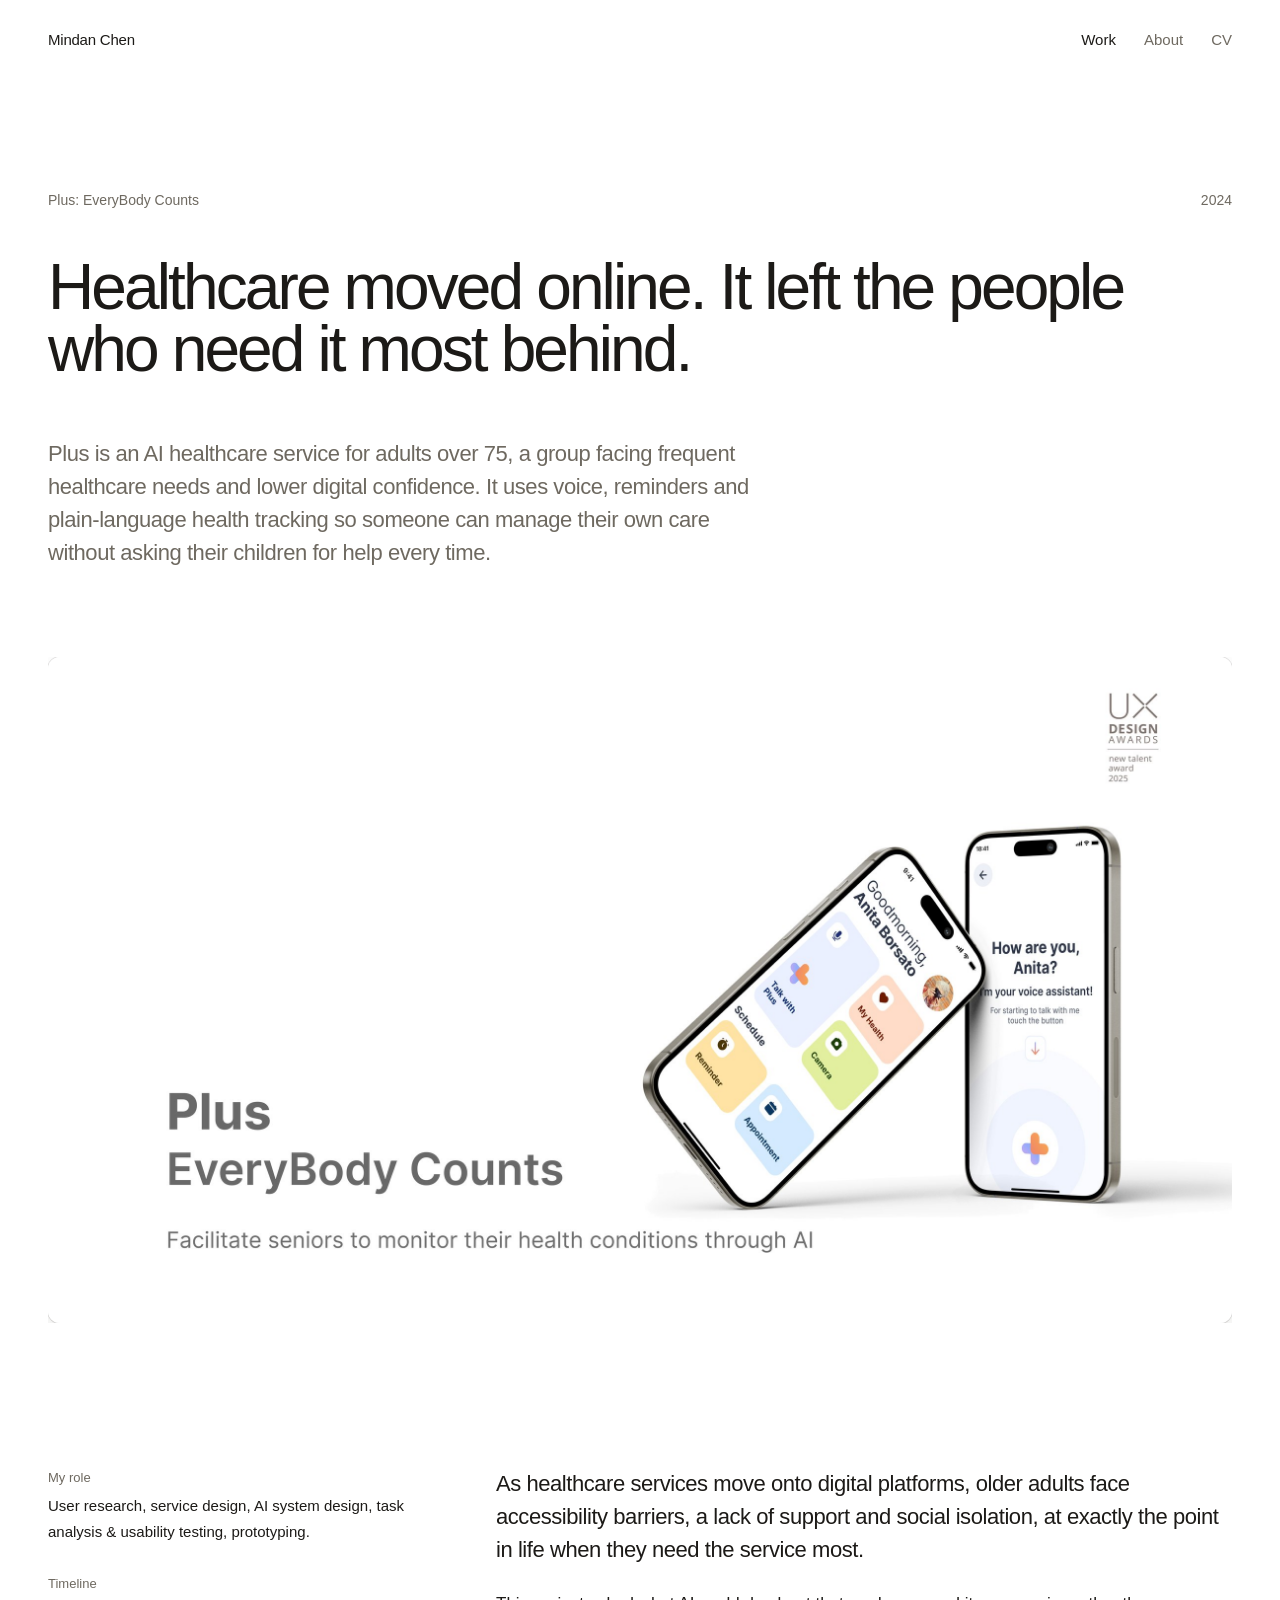
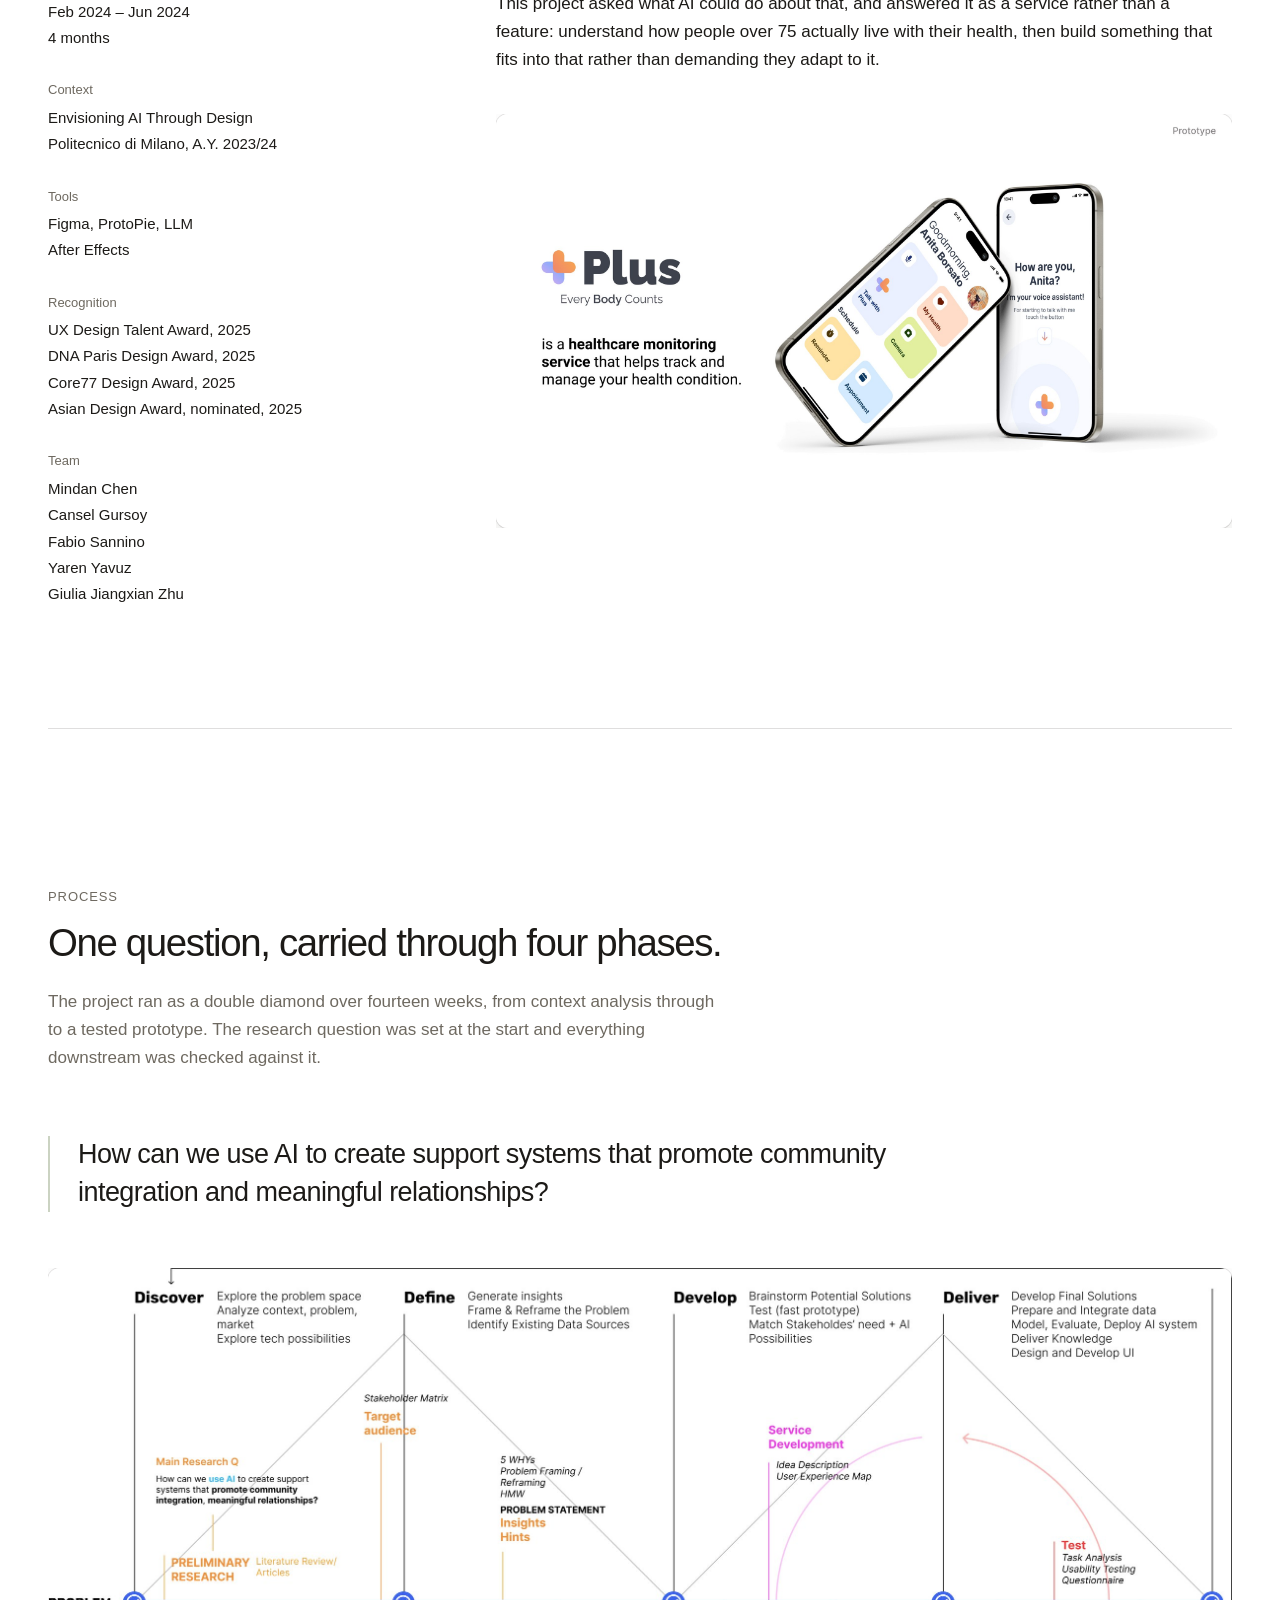
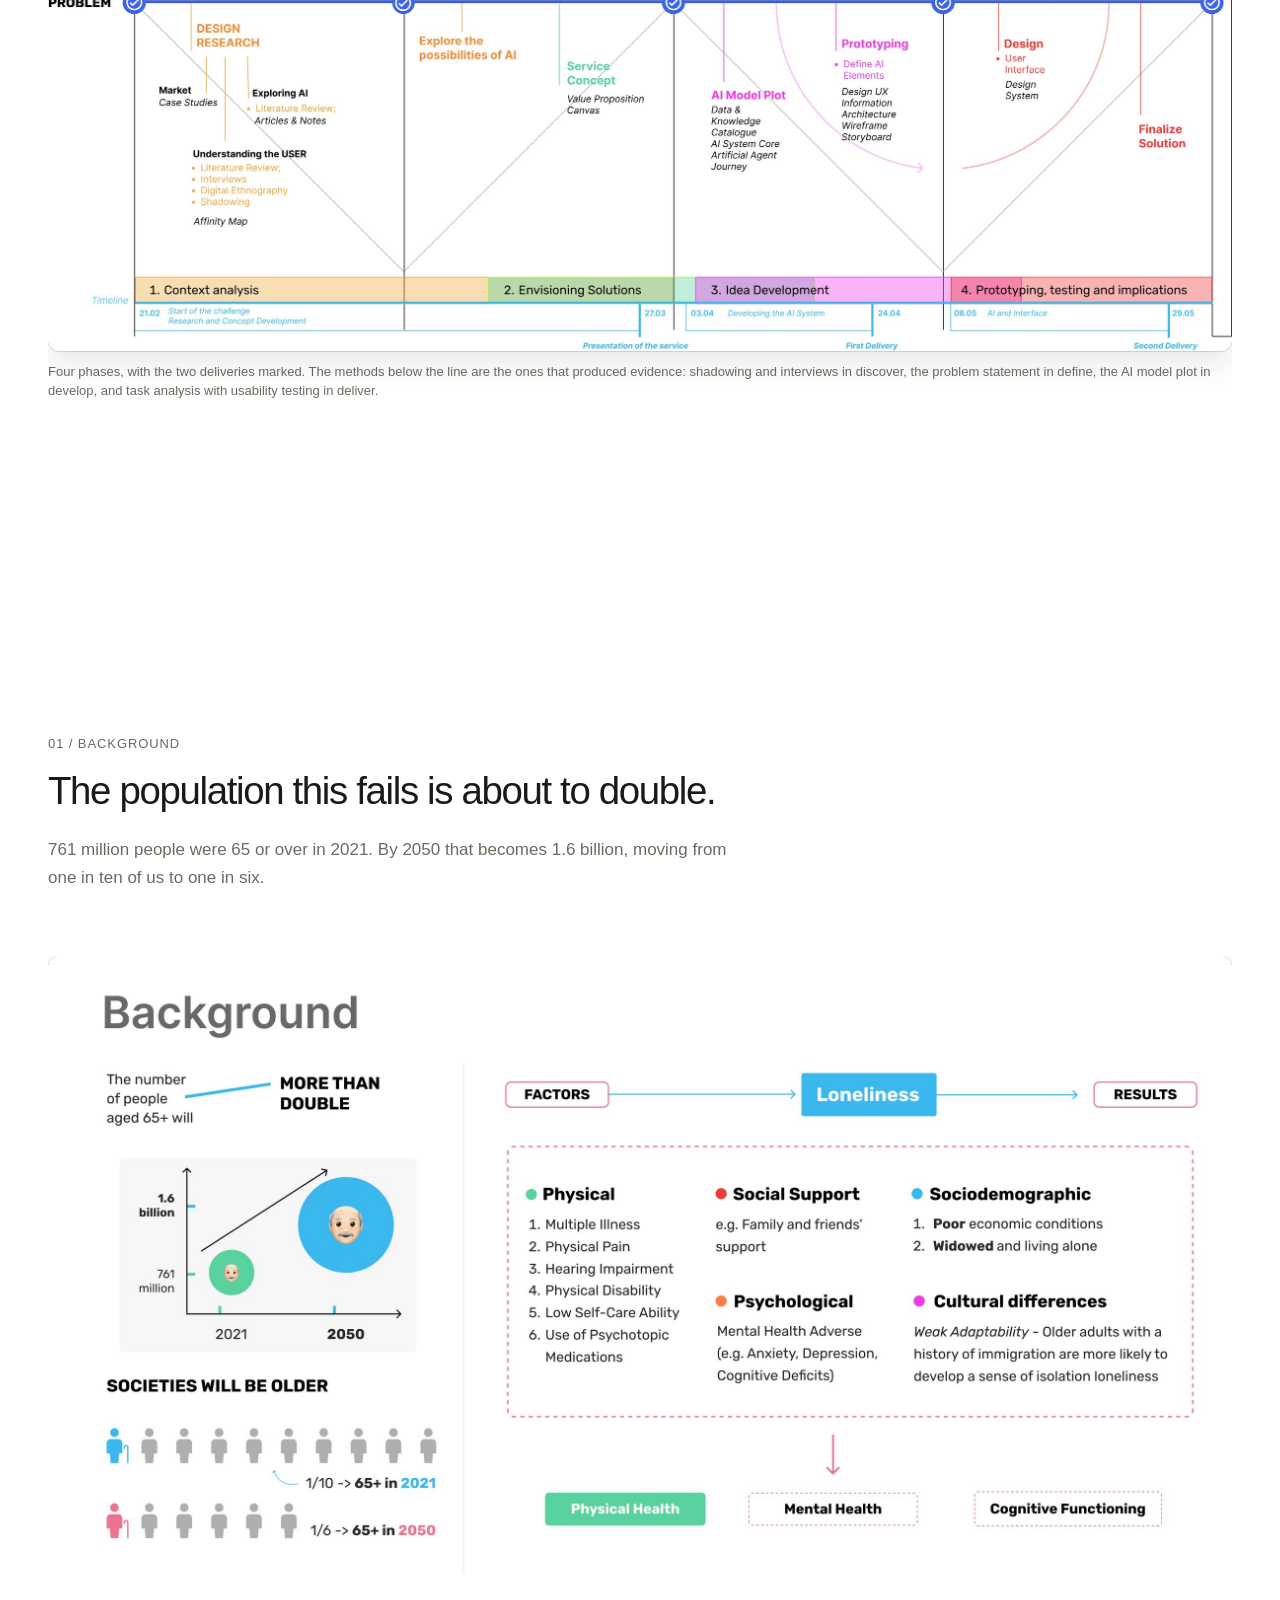
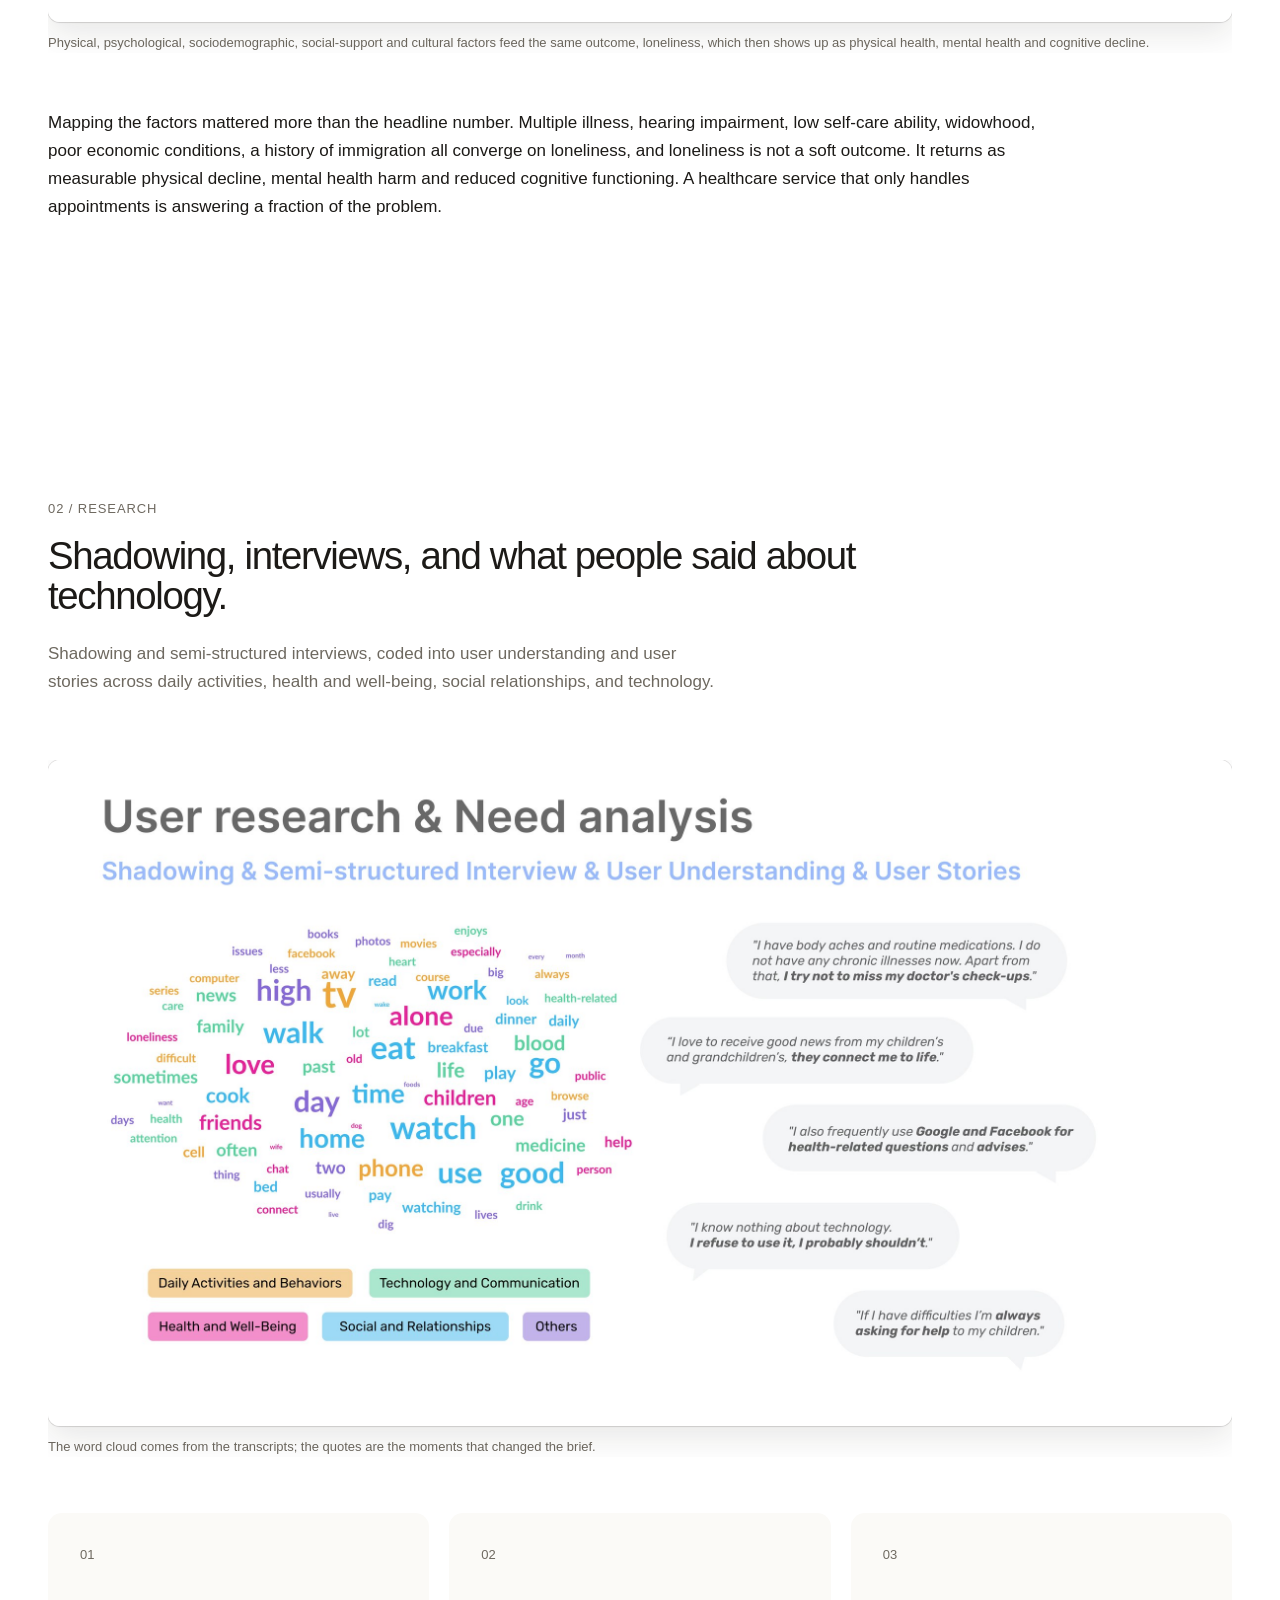
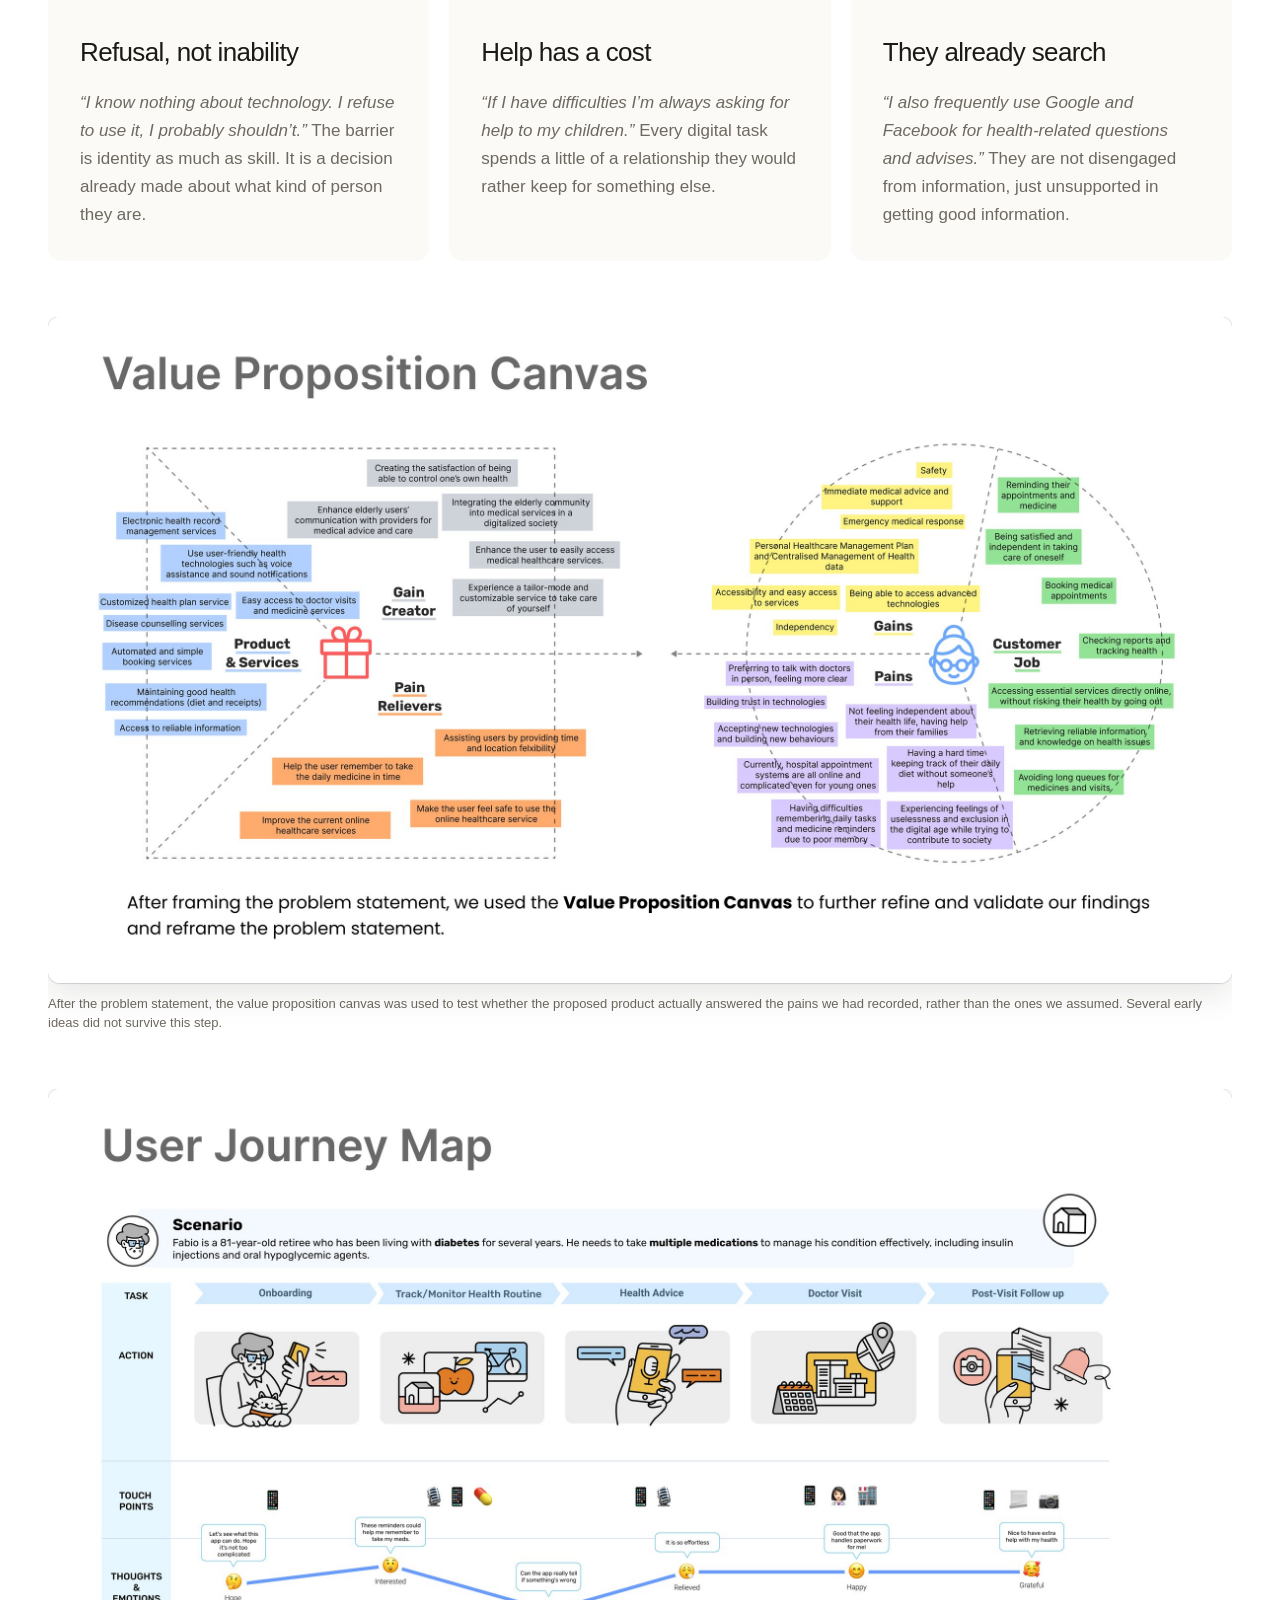
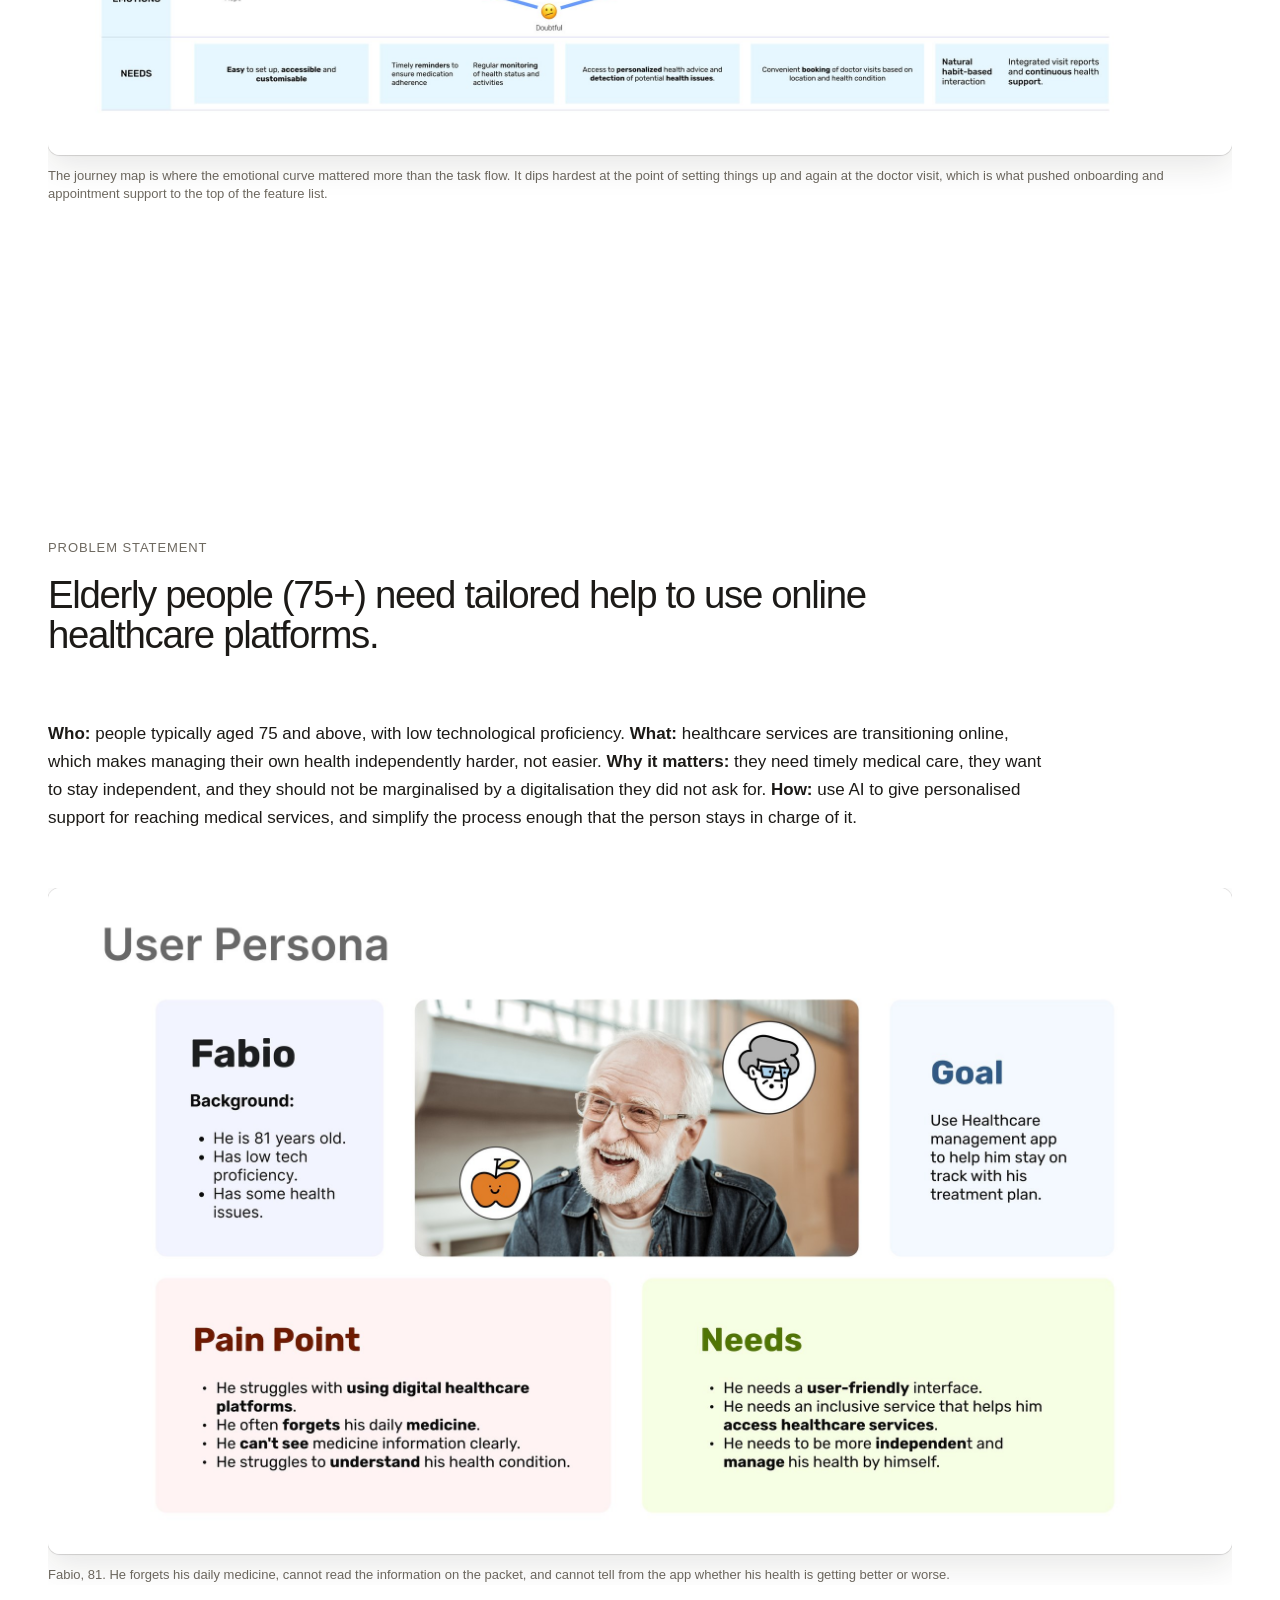
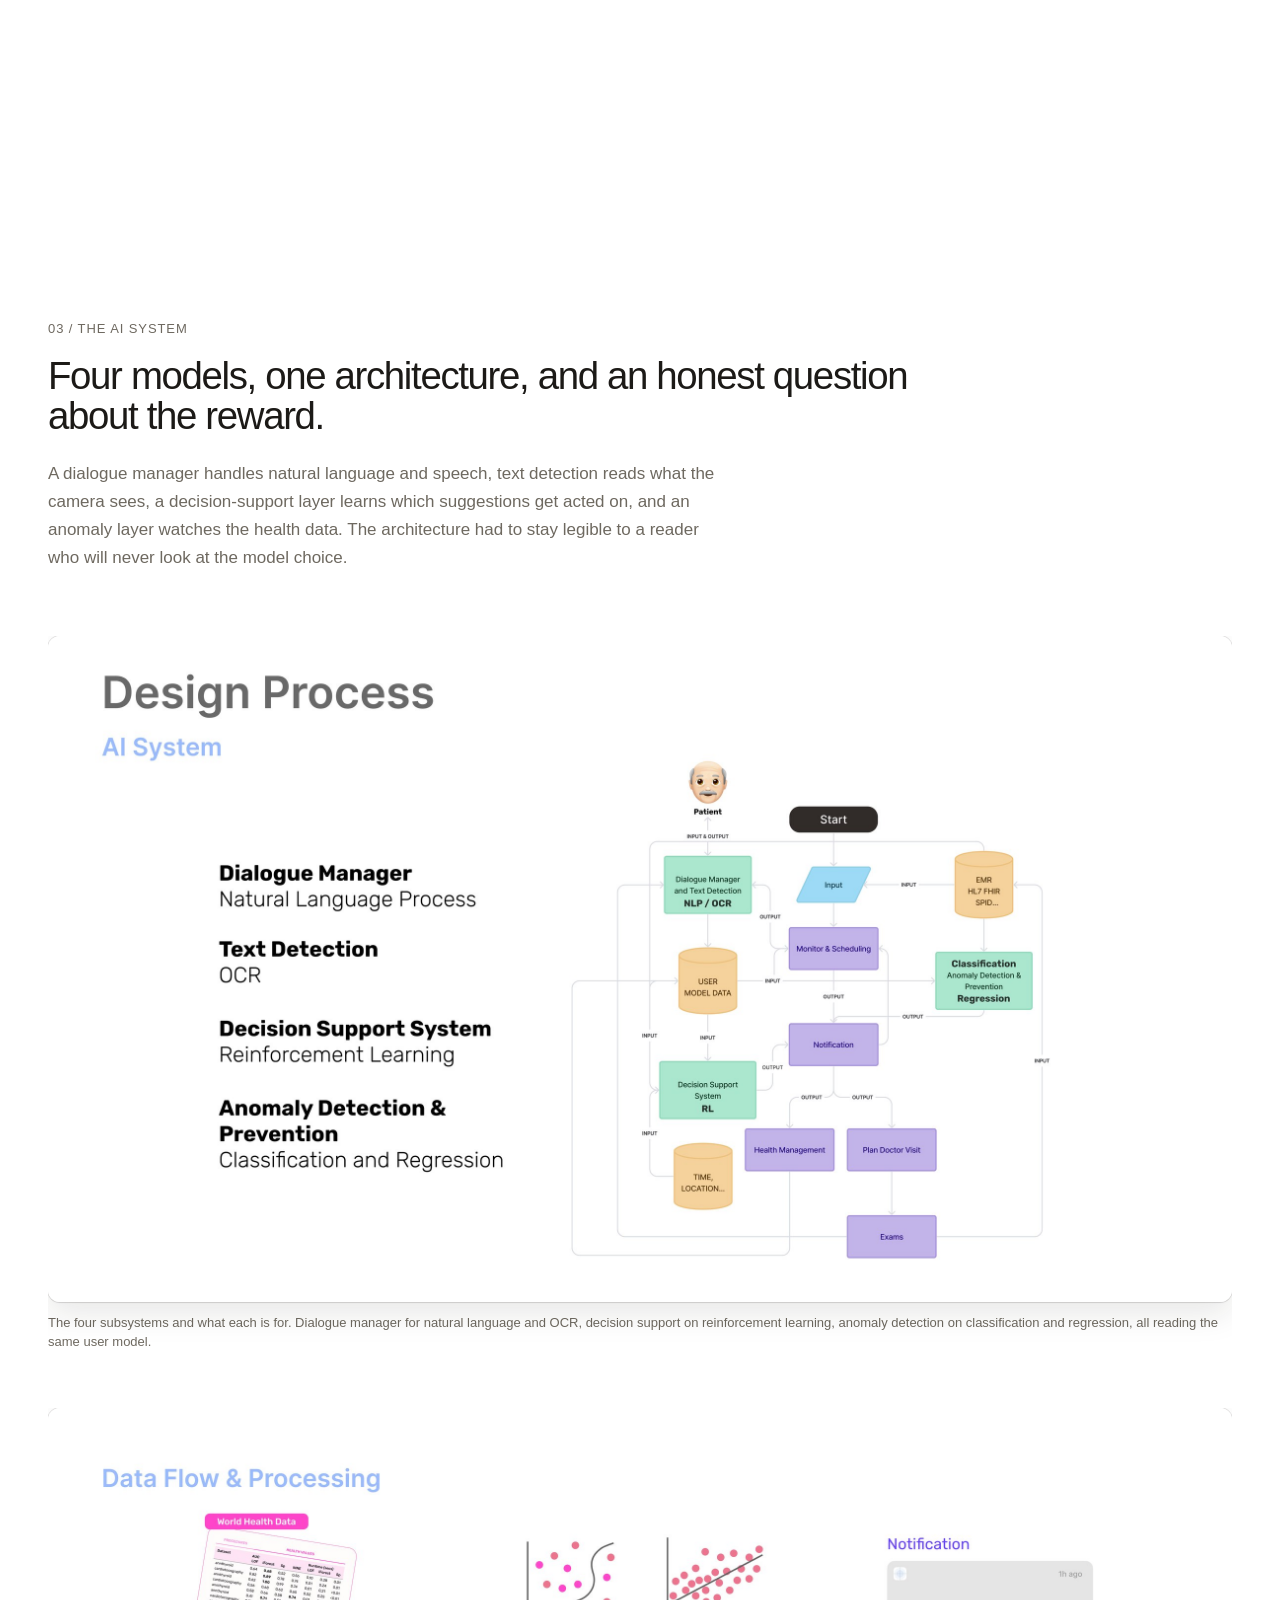
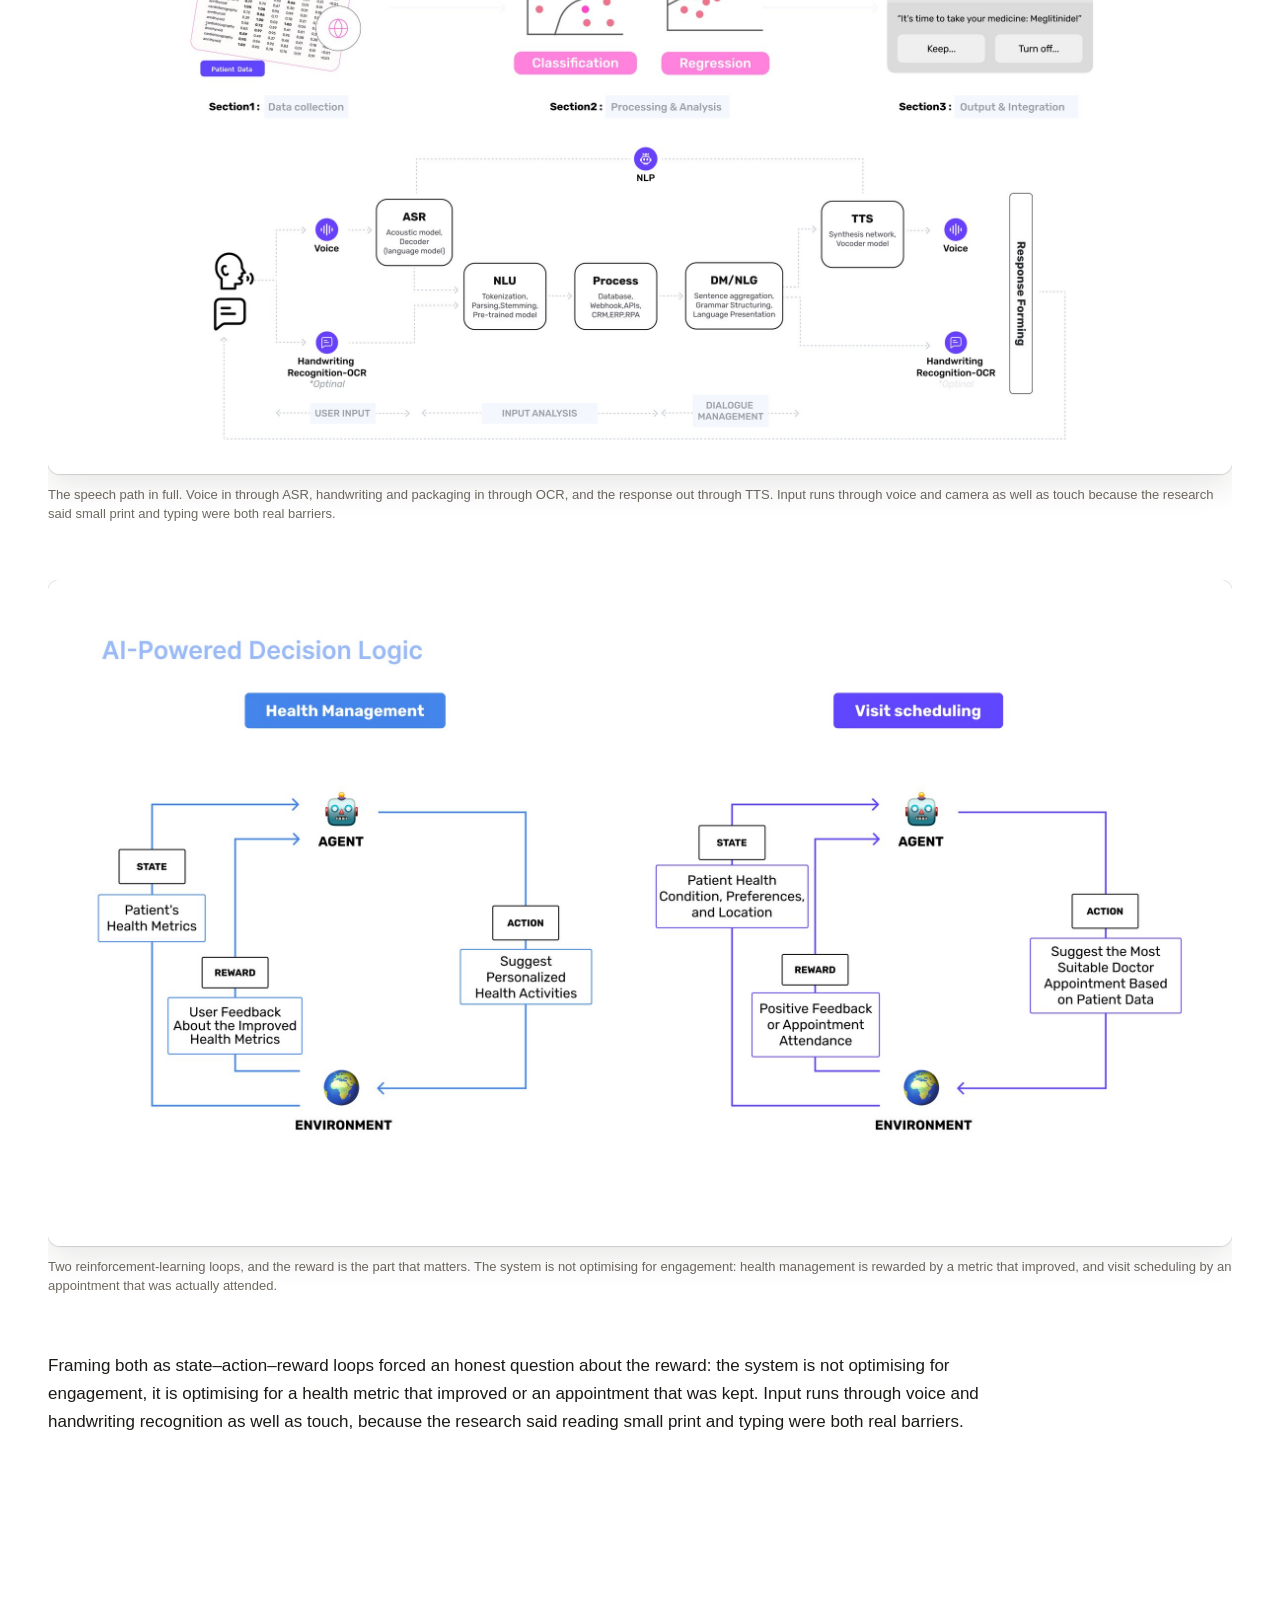
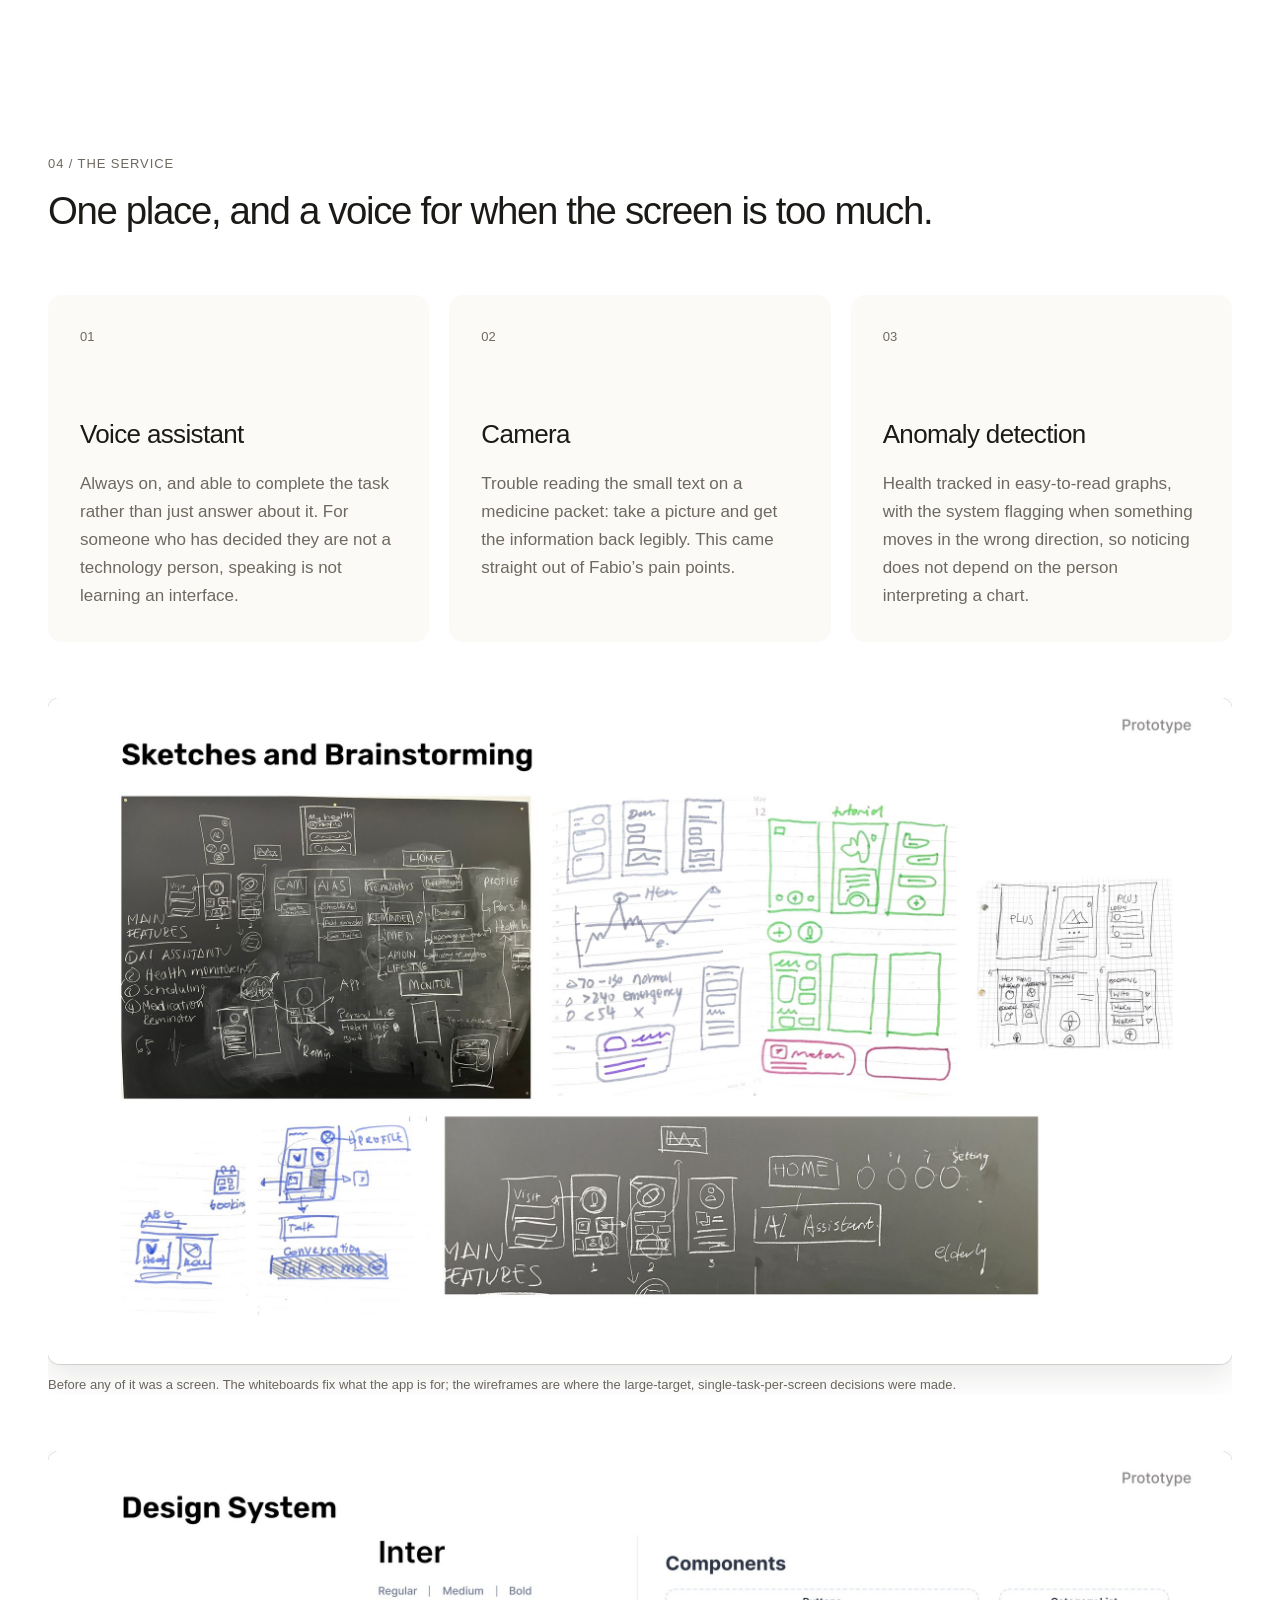
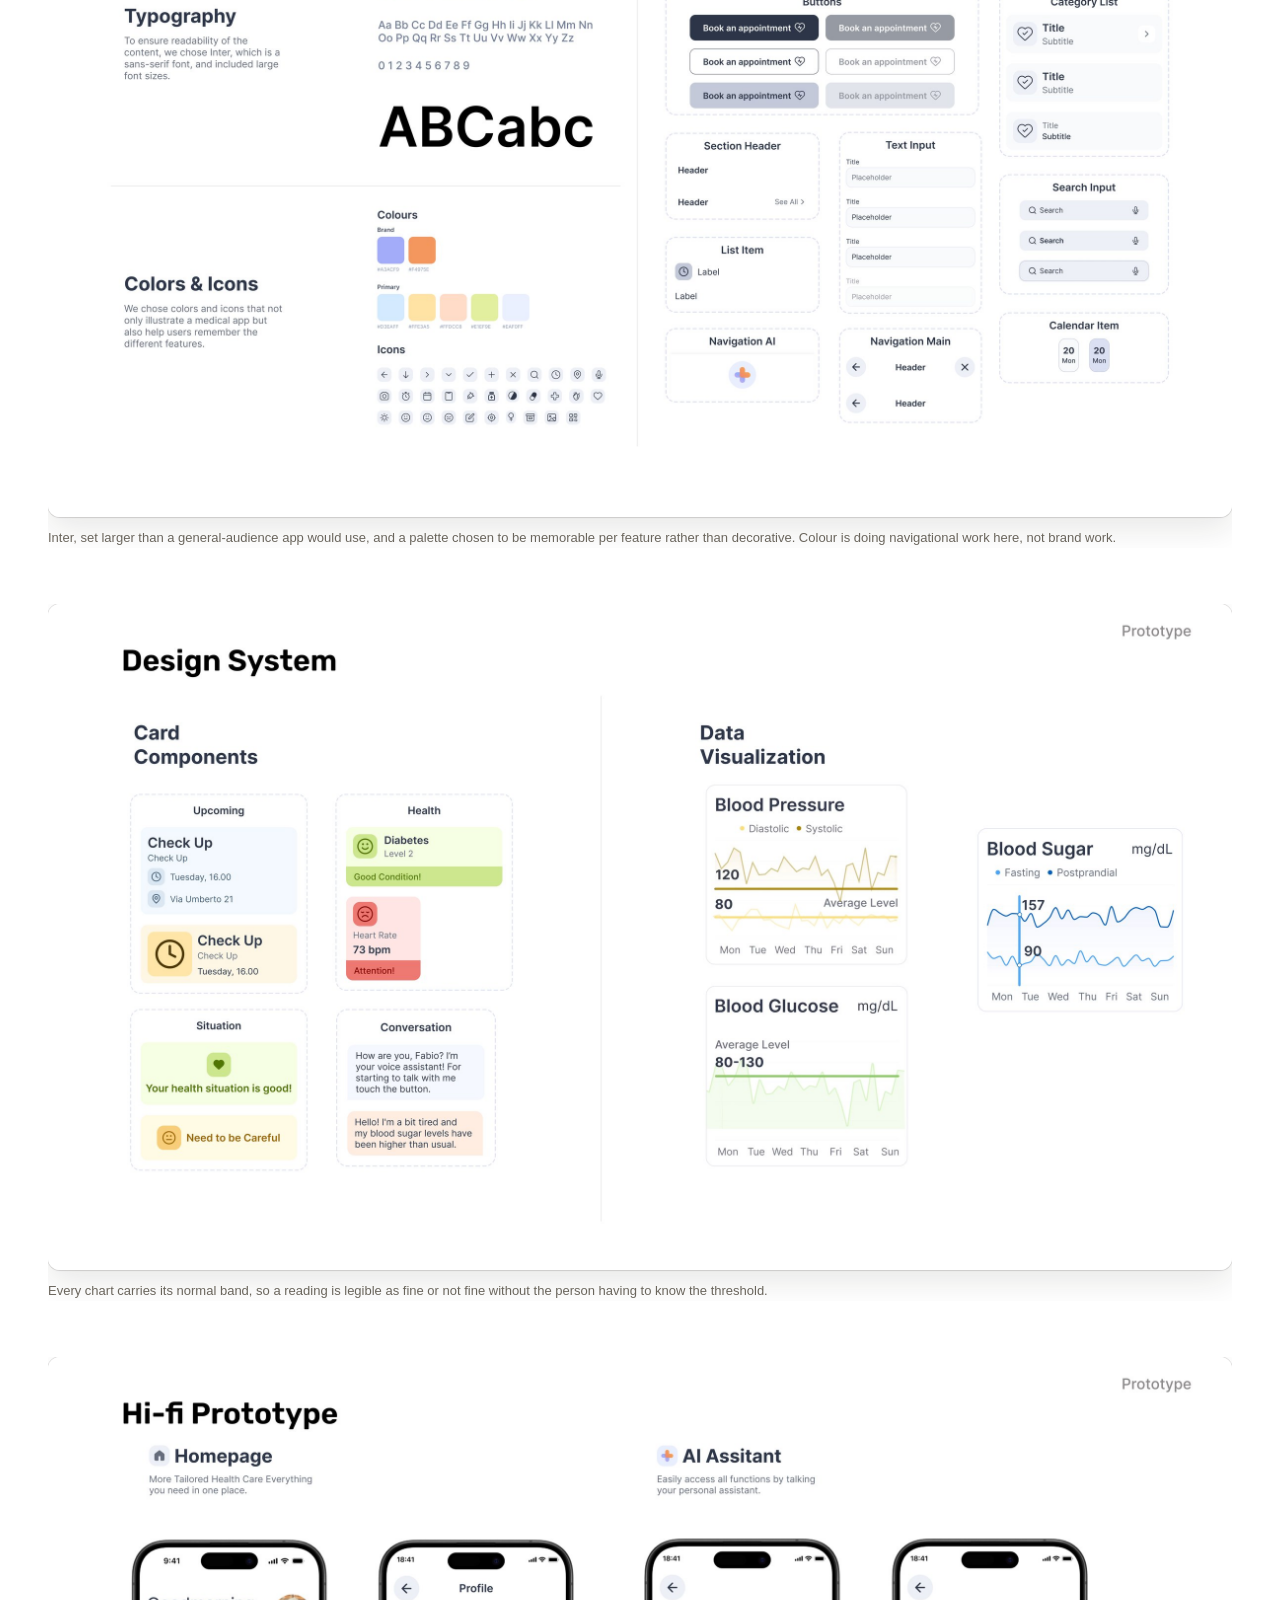
<file: plus.html>
<!DOCTYPE html>
<html lang="en">

<head>

  <meta charset="UTF-8">
  <meta name="viewport" content="width=device-width, initial-scale=1.0">

  <title>Plus &middot; Mindan Chen</title>
  <meta name="description" content="Plus: EveryBody Counts, an AI healthcare service that helps people over 75 manage their health independently, as healthcare moves online and leaves them behind.">

  <script>document.documentElement.className += " js";</script>

  <link rel="stylesheet" href="css/global.css">
  <link rel="stylesheet" href="css/project.css">
  <link rel="stylesheet" href="css/plus.css">

</head>

<body>

<a class="skip-link" href="#main">Skip to content</a>

<header class="site-header">

  <nav class="site-nav">

    <a class="site-logo" href="index.html">Mindan Chen</a>

    <div class="nav-links">
      <a data-nav="work"    href="index.html#work">Work</a>
      <a data-nav="about"   href="about.html">About</a>
      <a data-cv-link aria-disabled="true">CV</a>
    </div>

  </nav>

</header>


<main id="main">

<!-- ============ HERO ============ -->

<section class="project-hero page">

  <div class="project-hero-meta" data-reveal>
    <span>Plus: EveryBody Counts</span>
    <span>2024</span>
  </div>

  <h1 class="project-hero-title" data-reveal data-delay="1">Healthcare moved online. It left the people who need it most behind.</h1>

  <p class="project-hero-description" data-reveal data-delay="2">Plus is an AI healthcare service for adults over 75, a group facing frequent healthcare needs and lower digital confidence. It uses voice, reminders and plain-language health tracking so someone can manage their own care without asking their children for help every time.</p>

  <div class="project-hero-image" data-reveal-image>
    <img src="assets/plus/hero.jpg" width="2400" height="1350" alt="Plus: EveryBody Counts, the app shown on two phones, with the tagline facilitate seniors to monitor their health conditions through AI" fetchpriority="high" decoding="async">
  </div>

</section>


<!-- ============ PROJECT INFO ============ -->

<section class="project-info-block page">

  <div class="project-info-grid">

    <div class="project-meta-list" data-reveal>

      <div class="meta-item">
        <p>My role</p>
        <strong>User research, service design, AI system design, task analysis &amp; usability testing, prototyping.</strong>
      </div>

      <div class="meta-item">
        <p>Timeline</p>
        <strong>Feb 2024 &ndash; Jun 2024<br>4 months</strong>
      </div>

      <div class="meta-item">
        <p>Context</p>
        <strong>Envisioning AI Through Design<br>Politecnico di Milano, A.Y. 2023/24</strong>
      </div>

      <div class="meta-item">
        <p>Tools</p>
        <strong>Figma, ProtoPie, LLM<br>After Effects</strong>
      </div>

      <div class="meta-item">
        <p>Recognition</p>
        <strong>UX Design Talent Award, 2025<br>DNA Paris Design Award, 2025<br>Core77 Design Award, 2025<br>Asian Design Award, nominated, 2025</strong>
      </div>

      <div class="meta-item">
        <p>Team</p>
        <strong>Mindan Chen <br>Cansel Gursoy<br>Fabio Sannino<br> Yaren Yavuz<br>Giulia Jiangxian Zhu</strong>
      </div>

    </div>

    <div class="project-copy" data-reveal data-delay="1">
      <p class="text-large">As healthcare services move onto digital platforms, older adults face accessibility barriers, a lack of support and social isolation, at exactly the point in life when they need the service most.</p>
      <p>This project asked what AI could do about that, and answered it as a service rather than a feature: understand how people over 75 actually live with their health, then build something that fits into that rather than demanding they adapt to it.</p>
          <figure class="media media-full pl-intro-figure" data-reveal-image>
        <img src="assets/plus/product.jpg" width="2400" height="1350" alt="Plus, a healthcare monitoring service that helps track and manage your health condition, shown on two phones: the home screen with voice, health, camera and schedule tiles, and the voice assistant asking how are you" loading="lazy" decoding="async">
      </figure>
    </div>

  </div>

</section>


<div class="page">
  <div class="divider"></div>
</div>


<!-- ============ PROCESS ============ -->

<section class="project-section major page">

  <div class="section-heading" data-reveal>
    <p class="eyebrow">Process</p>
    <h2>One question, carried through four phases.</h2>
    <p>The project ran as a double diamond over fourteen weeks, from context analysis through to a tested prototype. The research question was set at the start and everything downstream was checked against it.</p>
  </div>

  <blockquote class="pl-rq" data-reveal>How can we use AI to create support systems that promote community integration and meaningful relationships?</blockquote>

  <figure class="media media-full" data-reveal-image>
    <img src="assets/plus/research-process.jpg" width="2400" height="1385" alt="Double diamond process map across discover, define, develop and deliver. Discover covers preliminary research, market case studies, literature review, interviews, digital ethnography, shadowing and an affinity map. Define covers the stakeholder matrix, target audience, five whys, problem reframing, how-might-we statements and the problem statement. Develop covers the AI model plot, data and knowledge catalogue, service development, prototyping, information architecture, wireframes and storyboard. Deliver covers user interface design, the design system, task analysis, usability testing and a questionnaire. A timeline underneath runs from 21 February to 29 May across four stages: context analysis, envisioning solutions, idea development, and prototyping with testing." loading="lazy" decoding="async">
    <figcaption class="caption">Four phases, with the two deliveries marked. The methods below the line are the ones that produced evidence: shadowing and interviews in discover, the problem statement in define, the AI model plot in develop, and task analysis with usability testing in deliver.</figcaption>
  </figure>

</section>


<!-- ============ 01 BACKGROUND ============ -->

<section class="project-section page">

  <div class="section-heading" data-reveal>
    <p class="eyebrow">01 / Background</p>
    <h2>The population this fails is about to double.</h2>
    <p>761 million people were 65 or over in 2021. By 2050 that becomes 1.6 billion, moving from one in ten of us to one in six.</p>
  </div>

  <figure class="media media-full" data-reveal-image>
    <img src="assets/plus/background.jpg" width="2400" height="1350" alt="Background board: ageing population projections, and the factors that lead to loneliness and its health consequences" loading="lazy" decoding="async">
    <figcaption class="caption">Physical, psychological, sociodemographic, social-support and cultural factors feed the same outcome, loneliness, which then shows up as physical health, mental health and cognitive decline.</figcaption>
  </figure>

  <div class="project-copy copy-wide" data-reveal>
    <p>Mapping the factors mattered more than the headline number. Multiple illness, hearing impairment, low self-care ability, widowhood, poor economic conditions, a history of immigration all converge on loneliness, and loneliness is not a soft outcome. It returns as measurable physical decline, mental health harm and reduced cognitive functioning. A healthcare service that only handles appointments is answering a fraction of the problem.</p>
  </div>

</section>


<!-- ============ 02 RESEARCH ============ -->

<section class="project-section major page">

  <div class="section-heading" data-reveal>
    <p class="eyebrow">02 / Research</p>
    <h2>Shadowing, interviews, and what people said about technology.</h2>
    <p>Shadowing and semi-structured interviews, coded into user understanding and user stories across daily activities, health and well-being, social relationships, and technology.</p>
  </div>

  <figure class="media media-full" data-reveal-image>
    <img src="assets/plus/research.jpg" width="2400" height="1350" alt="User research board: a word cloud from interview transcripts alongside participant quotes, grouped by theme" loading="lazy" decoding="async">
    <figcaption class="caption">The word cloud comes from the transcripts; the quotes are the moments that changed the brief.</figcaption>
  </figure>

  <div class="insight-grid">

    <article class="insight-card" data-reveal data-delay="1">
      <span class="insight-number">01</span>
      <h3>Refusal, not inability</h3>
      <p><em>&ldquo;I know nothing about technology. I refuse to use it, I probably shouldn&rsquo;t.&rdquo;</em> The barrier is identity as much as skill. It is a decision already made about what kind of person they are.</p>
    </article>

    <article class="insight-card" data-reveal data-delay="2">
      <span class="insight-number">02</span>
      <h3>Help has a cost</h3>
      <p><em>&ldquo;If I have difficulties I&rsquo;m always asking for help to my children.&rdquo;</em> Every digital task spends a little of a relationship they would rather keep for something else.</p>
    </article>

    <article class="insight-card" data-reveal data-delay="3">
      <span class="insight-number">03</span>
      <h3>They already search</h3>
      <p><em>&ldquo;I also frequently use Google and Facebook for health-related questions and advises.&rdquo;</em> They are not disengaged from information, just unsupported in getting good information.</p>
    </article>

  </div>


  <figure class="media media-full" data-reveal-image>
    <img src="assets/plus/value-proposition.jpg" width="2400" height="1350" alt="Value proposition canvas: gain creators and pain relievers on the product side, matched against the customer's jobs, gains and pains, covering medical records, reminders, independence and access to services" loading="lazy" decoding="async">
    <figcaption class="caption">After the problem statement, the value proposition canvas was used to test whether the proposed product actually answered the pains we had recorded, rather than the ones we assumed. Several early ideas did not survive this step.</figcaption>
  </figure>

  <figure class="media media-full" data-reveal-image>
    <img src="assets/plus/journey-map.jpg" width="2400" height="1350" alt="User journey map for Fabio, an 81-year-old retiree with diabetes, across onboarding, tracking the health routine, health advice, the doctor visit and post-visit follow-up, with tasks, actions, touchpoints, an emotional curve and needs at each stage" loading="lazy" decoding="async">
    <figcaption class="caption">The journey map is where the emotional curve mattered more than the task flow. It dips hardest at the point of setting things up and again at the doctor visit, which is what pushed onboarding and appointment support to the top of the feature list.</figcaption>
  </figure>
</section>


<!-- ============ PROBLEM ============ -->

<section class="project-section page">

  <div class="section-heading" data-reveal>
    <p class="eyebrow">Problem statement</p>
    <h2>Elderly people (75+) need tailored help to use online healthcare platforms.</h2>
  </div>

  <div class="project-copy copy-wide" data-reveal>
    <p><strong>Who:</strong> people typically aged 75 and above, with low technological proficiency. <strong>What:</strong> healthcare services are transitioning online, which makes managing their own health independently harder, not easier. <strong>Why it matters:</strong> they need timely medical care, they want to stay independent, and they should not be marginalised by a digitalisation they did not ask for. <strong>How:</strong> use AI to give personalised support for reaching medical services, and simplify the process enough that the person stays in charge of it.</p>
  </div>

  <figure class="media media-full" data-reveal-image>
    <img src="assets/plus/persona.jpg" width="2400" height="1350" alt="User persona board: Fabio, 81, with his goal, pain points and needs" loading="lazy" decoding="async">
    <figcaption class="caption">Fabio, 81. He forgets his daily medicine, cannot read the information on the packet, and cannot tell from the app whether his health is getting better or worse.</figcaption>
  </figure>

</section>


<!-- ============ 03 SYSTEM ============ -->

<section class="project-section major page">

  <div class="section-heading" data-reveal>
    <p class="eyebrow">03 / The AI system</p>
    <h2>Four models, one architecture, and an honest question about the reward.</h2>
    <p>A dialogue manager handles natural language and speech, text detection reads what the camera sees, a decision-support layer learns which suggestions get acted on, and an anomaly layer watches the health data. The architecture had to stay legible to a reader who will never look at the model choice.</p>
  </div>

  <figure class="media media-full" data-reveal-image>
    <img src="assets/plus/system-architecture.jpg" width="2400" height="1350" alt="System architecture: the patient enters through a dialogue manager using natural language processing and OCR, which routes to monitoring and scheduling, notification, decision support using reinforcement learning, health management and plan doctor visit, drawing on a user model and electronic health records" loading="lazy" decoding="async">
    <figcaption class="caption">The four subsystems and what each is for. Dialogue manager for natural language and OCR, decision support on reinforcement learning, anomaly detection on classification and regression, all reading the same user model.</figcaption>
  </figure>

  <figure class="media media-full" data-reveal-image>
    <img src="assets/plus/data-flow.jpg" width="2400" height="1350" alt="Data flow: voice and handwriting enter through automatic speech recognition and OCR, pass through natural-language understanding, processing and dialogue management with natural-language generation, then text-to-speech returns a spoken response, arranged as user input, input analysis and dialogue management" loading="lazy" decoding="async">
    <figcaption class="caption">The speech path in full. Voice in through ASR, handwriting and packaging in through OCR, and the response out through TTS. Input runs through voice and camera as well as touch because the research said small print and typing were both real barriers.</figcaption>
  </figure>

  <figure class="media media-full" data-reveal-image>
    <img src="assets/plus/decision-logic.jpg" width="2400" height="1350" alt="AI-powered decision logic: two reinforcement-learning loops. Health management reads patient health metrics as state, suggests personalised activities as action, and takes user feedback about improved metrics as reward. Visit scheduling reads condition, preferences and location, suggests a suitable doctor appointment, and takes positive feedback or attendance as reward" loading="lazy" decoding="async">
    <figcaption class="caption">Two reinforcement-learning loops, and the reward is the part that matters. The system is not optimising for engagement: health management is rewarded by a metric that improved, and visit scheduling by an appointment that was actually attended.</figcaption>
  </figure>


  <div class="project-copy copy-wide" data-reveal>
    <p>Framing both as state&ndash;action&ndash;reward loops forced an honest question about the reward: the system is not optimising for engagement, it is optimising for a health metric that improved or an appointment that was kept. Input runs through voice and handwriting recognition as well as touch, because the research said reading small print and typing were both real barriers.</p>
  </div>


  </section>


<!-- ============ 04 PROTOTYPE ============ -->

<section class="project-section major page">

  <div class="section-heading" data-reveal>
    <p class="eyebrow">04 / The service</p>
    <h2>One place, and a voice for when the screen is too much.</h2>
  </div>

  

  <div class="insight-grid">

    <article class="insight-card" data-reveal data-delay="1">
      <span class="insight-number">01</span>
      <h3>Voice assistant</h3>
      <p>Always on, and able to complete the task rather than just answer about it. For someone who has decided they are not a technology person, speaking is not learning an interface.</p>
    </article>

    <article class="insight-card" data-reveal data-delay="2">
      <span class="insight-number">02</span>
      <h3>Camera</h3>
      <p>Trouble reading the small text on a medicine packet: take a picture and get the information back legibly. This came straight out of Fabio&rsquo;s pain points.</p>
    </article>

    <article class="insight-card" data-reveal data-delay="3">
      <span class="insight-number">03</span>
      <h3>Anomaly detection</h3>
      <p>Health tracked in easy-to-read graphs, with the system flagging when something moves in the wrong direction, so noticing does not depend on the person interpreting a chart.</p>
    </article>

  </div>


  <figure class="media media-full" data-reveal-image>
    <img src="assets/plus/sketches.jpg" width="2400" height="1350" alt="Sketches and brainstorming: whiteboard photographs of the main features and the AI assistant flow, alongside hand-drawn wireframe sets exploring layouts for the home screen, health tracking and booking" loading="lazy" decoding="async">
    <figcaption class="caption">Before any of it was a screen. The whiteboards fix what the app is for; the wireframes are where the large-target, single-task-per-screen decisions were made.</figcaption>
  </figure>

  <figure class="media media-full" data-reveal-image>
    <img src="assets/plus/design-system-1.jpg" width="2400" height="1350" alt="Design system: Inter typeface in regular, medium and bold at enlarged sizes for readability, a colour palette illustrating a medical app while helping users remember features, an icon set, and components including buttons, list items, text inputs, search, navigation and calendar items" loading="lazy" decoding="async">
    <figcaption class="caption">Inter, set larger than a general-audience app would use, and a palette chosen to be memorable per feature rather than decorative. Colour is doing navigational work here, not brand work.</figcaption>
  </figure>

  <figure class="media media-full" data-reveal-image>
    <img src="assets/plus/design-system-2.jpg" width="2400" height="1350" alt="Design system continued: card components for upcoming appointments, health status, situation and conversation, and data visualisation for blood pressure, blood sugar and blood glucose with average bands marked" loading="lazy" decoding="async">
    <figcaption class="caption">Every chart carries its normal band, so a reading is legible as fine or not fine without the person having to know the threshold.</figcaption>
  </figure>

  <figure class="media media-full" data-reveal-image>
    <img src="assets/plus/hifi-prototype.jpg" width="2400" height="1350" alt="High-fidelity prototype: the home page giving access to everything in one place, the profile screen, and the AI assistant asking how are you with a spoken reply about blood sugar and a suggestion to book an appointment" loading="lazy" decoding="async">
    <figcaption class="caption">The built prototype, running in ProtoPie. The assistant opens with a question rather than a menu, which is what made it usable by someone who would not have started from a home screen.</figcaption>
  </figure>
</section>


<!-- ============ FEATURES ============ -->

<section class="project-section major page">

  <div class="section-heading" data-reveal style="margin-top:96px">
    <p class="eyebrow">Six features</p>
    <h3>Each one is the same pipeline with a different model behind it.</h3>
    <p>Every feature reads as input, analysis and output, so the architecture stays legible without the model choice. What changes between them is the method and what the person actually has to do.</p>
  </div>

  <figure class="media media-full" data-reveal-image>
    <img src="assets/plus/feature-voice.jpg" width="2400" height="1350" alt="Voice assistant: an always-on assistant helps complete tasks. A spoken sentence about feeling tired with higher blood sugar is tokenised by a natural-language model, and the output appears on the home screen as a Talk with Plus control" loading="lazy" decoding="async">
    <figcaption class="caption"><strong>Voice assistant.</strong> Speech is tokenised and parsed for intent, so &ldquo;I&rsquo;m a bit tired and my blood sugar has been higher than usual&rdquo; becomes a health signal rather than a search string.</figcaption>
  </figure>

  <figure class="media media-full" data-reveal-image>
    <img src="assets/plus/feature-anomaly.jpg" width="2400" height="1350" alt="Anomaly detection and prevention: world health data and patient data feed classification and regression models, and the output is a chronic-disease screen showing blood glucose against an average band with a plain good-condition status" loading="lazy" decoding="async">
    <figcaption class="caption"><strong>Anomaly detection.</strong> Population data and the person&rsquo;s own readings run through classification and regression, and the result is deliberately not a number. It is a plain status, with the trend drawn against the normal band.</figcaption>
  </figure>

  <figure class="media media-full" data-reveal-image>
    <img src="assets/plus/feature-health.jpg" width="2400" height="1350" alt="My Health: track and visualise the overall health condition at a glance, with conditions listed by status and blood pressure charted against an average level" loading="lazy" decoding="async">
    <figcaption class="caption"><strong>My Health.</strong> Conditions are listed by status rather than by reading, so the first thing seen is whether something needs attention, not a figure that has to be interpreted.</figcaption>
  </figure>

  <figure class="media media-full" data-reveal-image>
    <img src="assets/plus/feature-reminder.jpg" width="2400" height="1350" alt="Reminder: notifications about medicine, appointments and activities, with a day view of upcoming items and a prompt to take a pill offering skip or done" loading="lazy" decoding="async">
    <figcaption class="caption"><strong>Reminder.</strong> The prompt names the medicine, the dose and when it was due, and offers only two answers. Anything more becomes a decision at the moment a person is least able to make one.</figcaption>
  </figure>

  <figure class="media media-full" data-reveal-image>
    <img src="assets/plus/feature-appointment.jpg" width="2400" height="1350" alt="Appointment: schedule appointments and save health records, with an upcoming visit, past visits and a report screen showing the health situation and blood sugar trend" loading="lazy" decoding="async">
    <figcaption class="caption"><strong>Appointment.</strong> Booking and the record of what happened live in the same place, because the research found the follow-up was where people lost track, not the booking.</figcaption>
  </figure>

  <figure class="media media-full" data-reveal-image>
    <img src="assets/plus/feature-camera.jpg" width="2400" height="1350" alt="Camera: having trouble reading small text on packaging, the user photographs a medicine box and the app reads the label and offers to add it as a reminder" loading="lazy" decoding="async">
    <figcaption class="caption"><strong>Text detection.</strong> The camera reads packaging and prescriptions, which removes the typing step entirely for the task people most often needed help with. This is the feature that most directly answers &ldquo;help has a cost&rdquo; from the research.</figcaption>
  </figure>

</section>


<!-- ============ VIDEO ============ -->

<section class="project-section page">

  <figure class="media media-full" data-reveal-image>
    <div class="video-frame" style="--ratio: 1280 / 660">
      <iframe src="https://www.youtube.com/embed/6NL_n5IqR9c" title="Plus: EveryBody Counts" loading="lazy" allow="accelerometer; autoplay; clipboard-write; encrypted-media; gyroscope; picture-in-picture; web-share" referrerpolicy="strict-origin-when-cross-origin" allowfullscreen></iframe>
    </div>
    <figcaption class="caption">The service in use, end to end.</figcaption>
  </figure>

</section>


<!-- ============ 05 TESTING ============ -->

<section class="project-section major page">

  <div class="section-heading" data-reveal>
    <p class="eyebrow">05 / Testing</p>
    <h2>We took it to the park, because that is where they are.</h2>
    <p>Rather than recruiting older adults into a lab, testing went to them, with a running ProtoPie prototype on a phone, with a laptop and notes.</p>
  </div>

  <figure class="media media-full" data-reveal-image>
    <img src="assets/plus/testing.jpg" width="2400" height="1350" alt="User testing board: six steps of testing with seniors in a park, with photographs of each" loading="lazy" decoding="async">
    <figcaption class="caption">Observe, introduce, set up, take detailed notes, listen. &ldquo;She enjoyed our app and provided a lot of feedback.&rdquo; &ldquo;Try the AI voice assistant; he likes it!&rdquo;</figcaption>
  </figure>

  <div class="project-copy copy-split" data-reveal>
    <p>Going to the park changed who could take part. Nobody had to travel, register, or be confident enough to walk into a university building, which would have filtered out precisely the participants the project was designed for.</p>
    <div class="copy-split-body"><p>Three things came back consistently, and all three were about the interface rather than the idea: the voice pacing was right for the age group, content was findable without help, and the large-font conversation view was the feature people named unprompted. Nobody asked what the AI was doing.</p></div></div>

  <figure class="media media-full" data-reveal-image>
    <img src="assets/plus/user-quotes.jpg" width="1920" height="730" alt="Three participant quotes beside a photograph of a testing session on a park bench: the voice speed was just right for someone my age, it was easy to find all the content, and I really appreciated being able to read the conversation in a large font" loading="lazy" decoding="async">
    <figcaption class="caption">The sessions confirmed the accessibility decisions and said nothing about the models underneath, which is the right result: the reinforcement-learning loops and the anomaly detection are infrastructure, and a participant should never have to think about them. What they judged was pace, findability and legibility.</figcaption>
  </figure>


  <figure class="media media-full" data-reveal-image>
    <img src="assets/plus/testing-changes.jpg" width="2400" height="1350" alt="Four changes made after testing, each shown before and after: a tutorial added before the home page, the My Health page reorganised so each section is clearer, the Reminder page content improved and Add Medicine rescheduled, and a dedicated Book an Appointment page offering two routes, Talk with Plus or Do it Yourself" loading="lazy" decoding="async">
    <figcaption class="caption">What the sessions actually changed, before and after. A tutorial before the home page, <strong>My Health</strong> reorganised so each section reads separately, the <strong>Reminder</strong> content rewritten with <em>Add Medicine</em> moved, and a dedicated <strong>Book an Appointment</strong> page offering two routes: talk to the assistant, or do it yourself. The last one matters most, because it stopped the voice assistant being the only way in.</figcaption>
  </figure>
</section>


<!-- ============ TAKEAWAYS ============ -->

<section class="project-section major page">

  <div class="section-heading" data-reveal>
    <p class="eyebrow">Takeaways</p>
    <h2>What the project changed about how I work.</h2>
  </div>

  <div class="text-split" data-reveal>
    <h3>AI as material, not as feature.</h3>
    <div>
      <p>The project deepened what I understand about how data is processed, selected and integrated into a design rather than bolted onto one. Working with older users strengthened the technical side and changed the brief at the same time: their needs are what made the case for inclusive healthcare design, not the technology.</p>
      <p>For us the algorithms were close to a blank canvas, and making them accessible to people in their eighties was the hard part. We were learning the territory while designing in it, which is uncomfortable and is also where the useful findings came from.</p>
    </div>
  </div>

  <div class="text-split" data-reveal style="margin-top:56px">
    <h3>Where I want to take it next.</h3>
    <div>
      <p>The direction I want to pursue is a more structured validation process, optimising AI decision-making for accessibility, and a wider exploration of AI-driven healthcare interventions. That is the line running from this project into what I want to research.</p>
      <p>The unresolved question is the one the reward function raises. Optimising for a health metric that improved, or a visit that happened, is defensible on paper; establishing that it holds up over months with the people it is built for needs a study this project did not run.</p>
    </div>
  </div>

  <figure class="media media-full" data-reveal-image>
    <img src="assets/plus/takeaways.jpg" width="2400" height="1350" alt="Takeaways board with the project reflection in full, beside the cover of the academic report, In Step Together: Ageing Well by Enhancing Healthcare Access, Politecnico di Milano, Envisioning AI Through Design, A.Y. 2023/24" loading="lazy" decoding="async">
    <figcaption class="caption">The reflection as written at the end of the project, alongside the academic report the work was submitted as.</figcaption>
  </figure>

</section>


<!-- ============ NEXT ============ -->

<a class="next-project page" href="ecco.html" data-reveal>
  <p class="next-project-label">Next project</p>
  <h2>Ecco &rarr;</h2>
</a>


</main>

<footer class="site-footer page">

  <div class="footer-inner">
    <p>&copy; <span data-year>2026</span> Mindan Chen</p>
    <p>Milan / Europe</p>
  </div>

</footer>

<script src="js/main.js"></script>

</body>

</html>
</file>
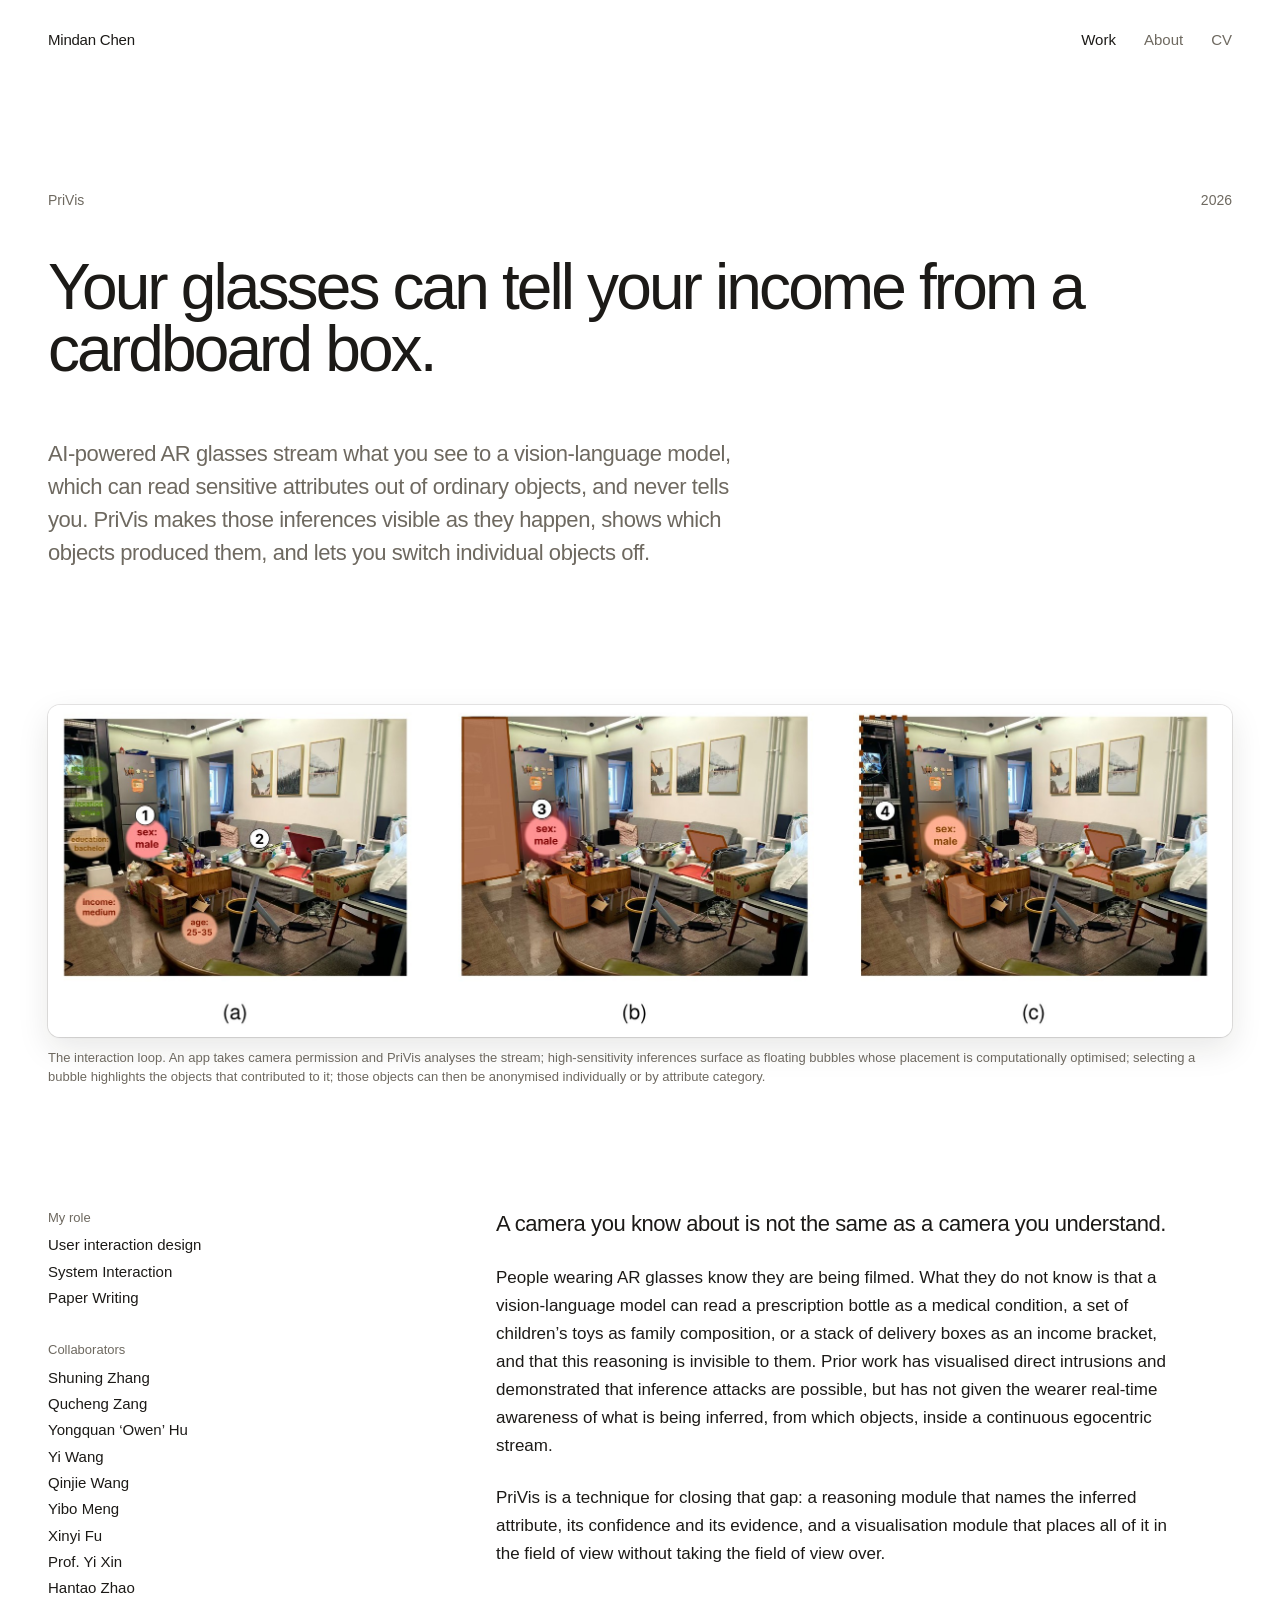
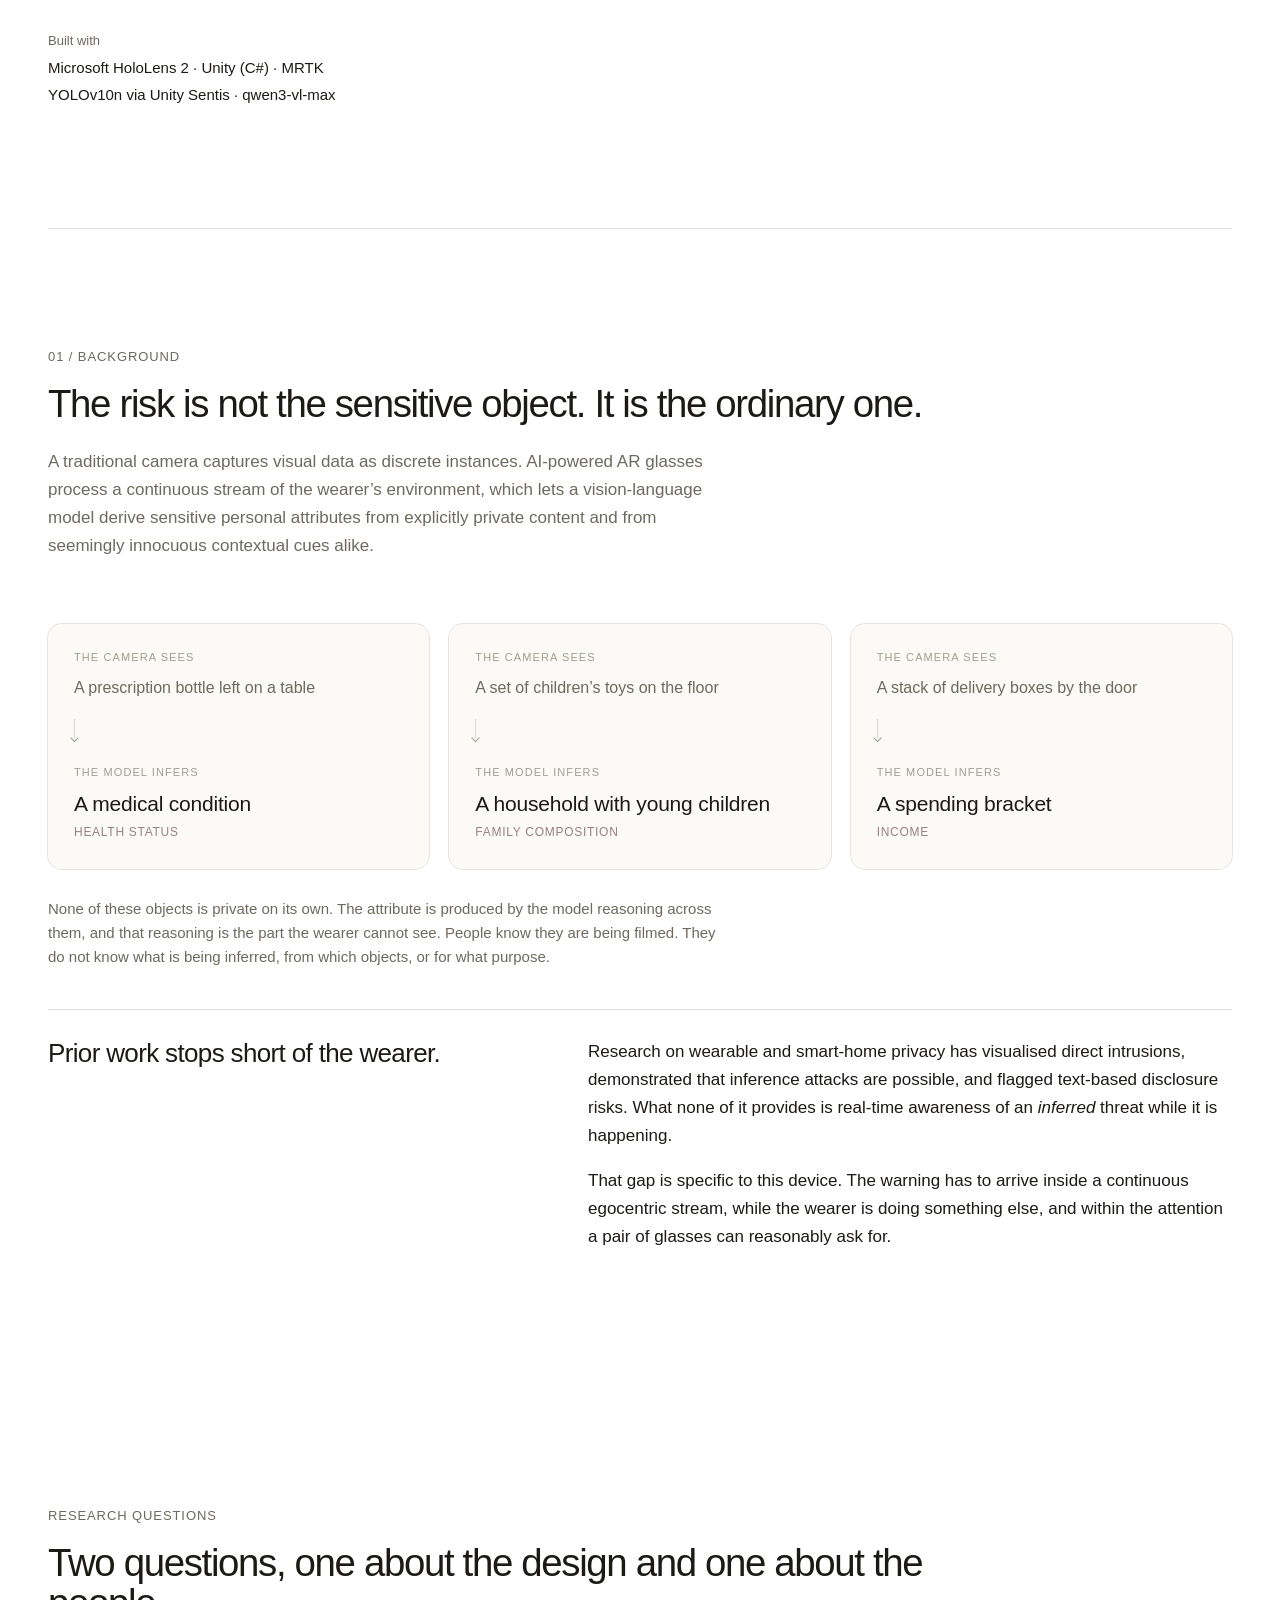
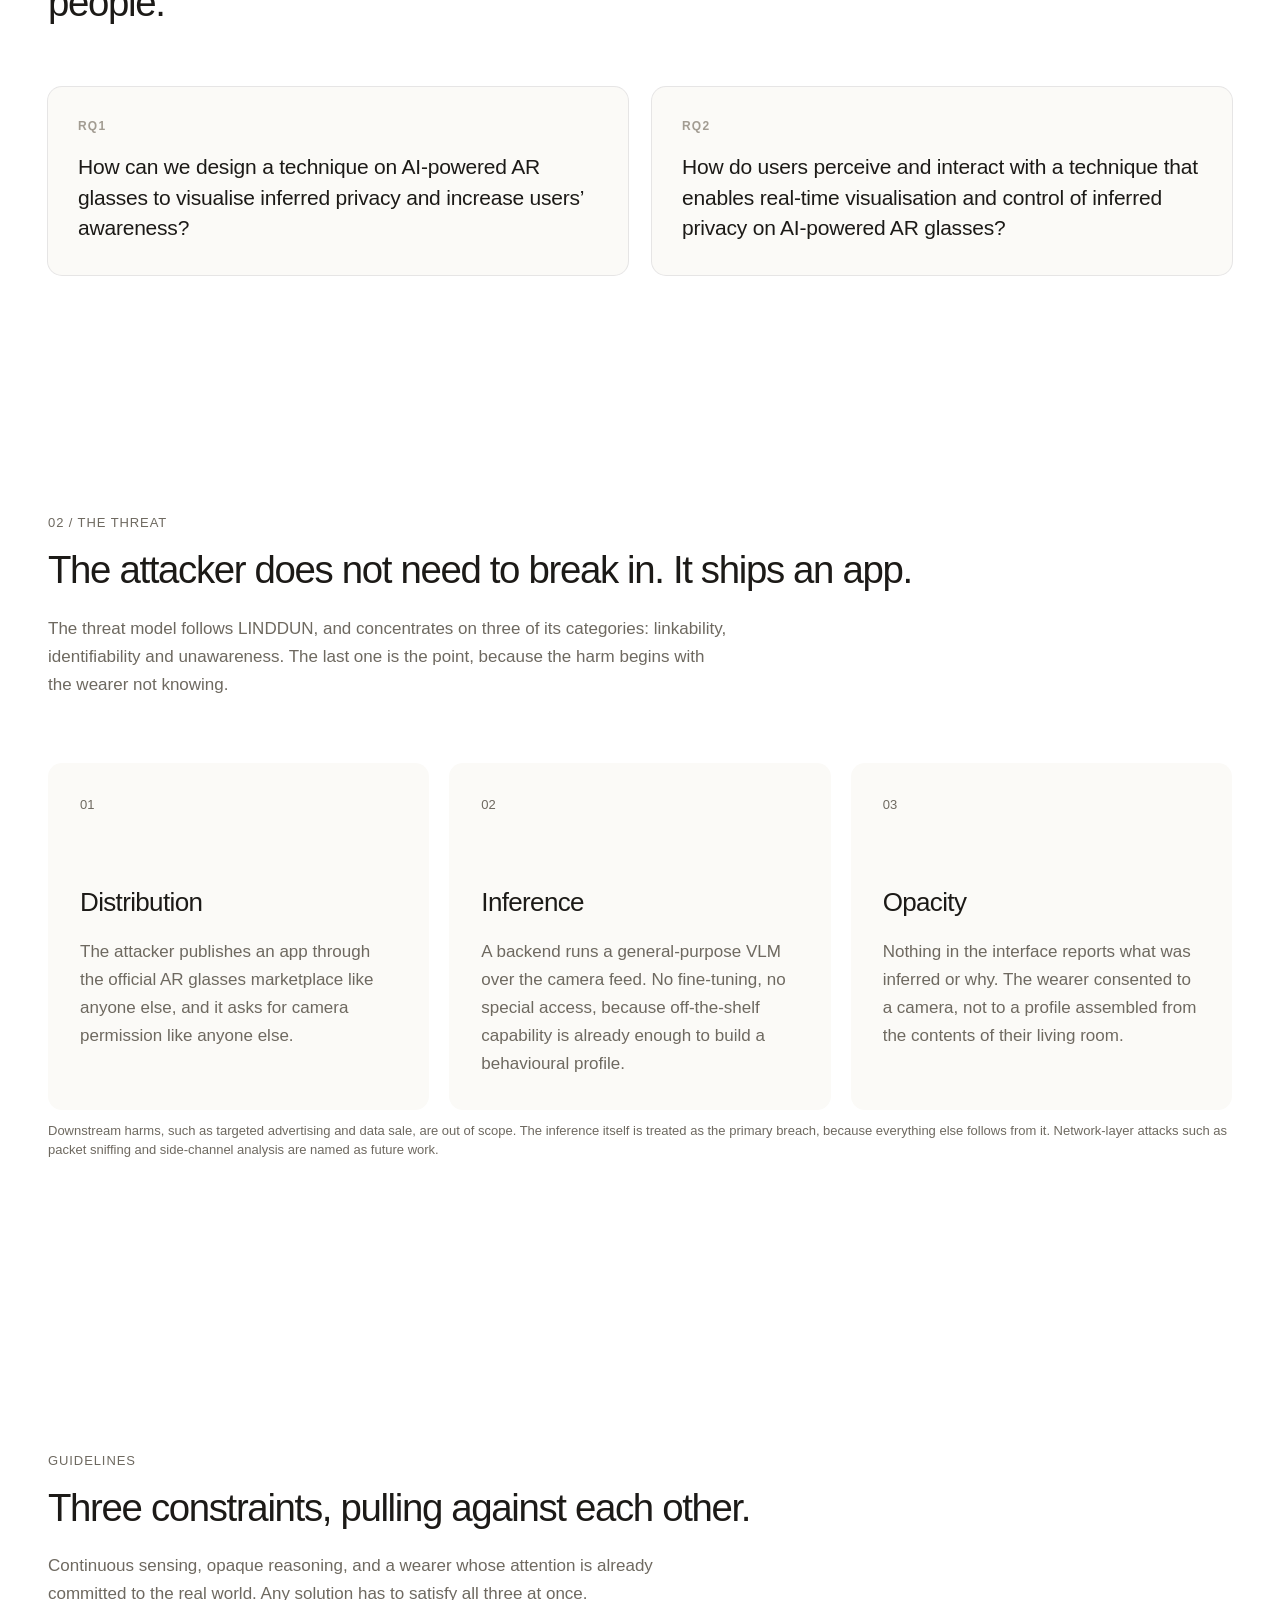
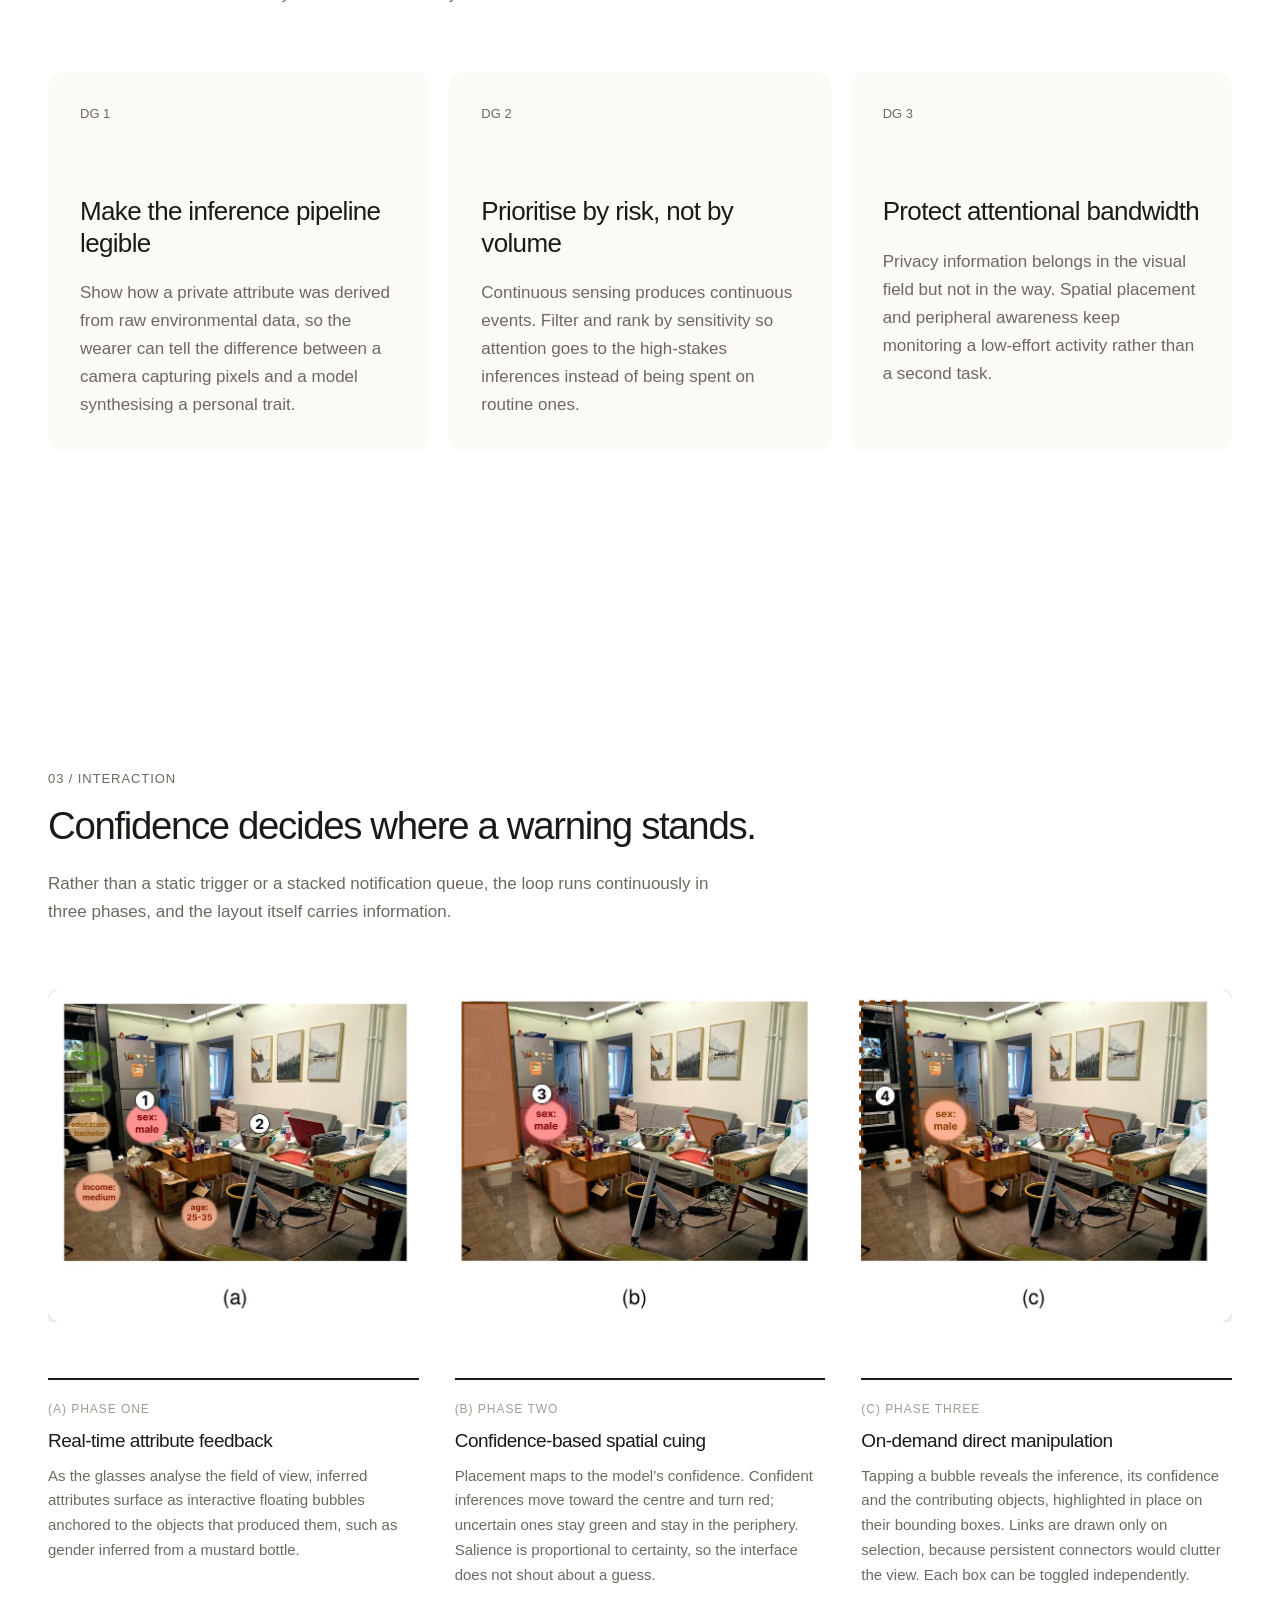
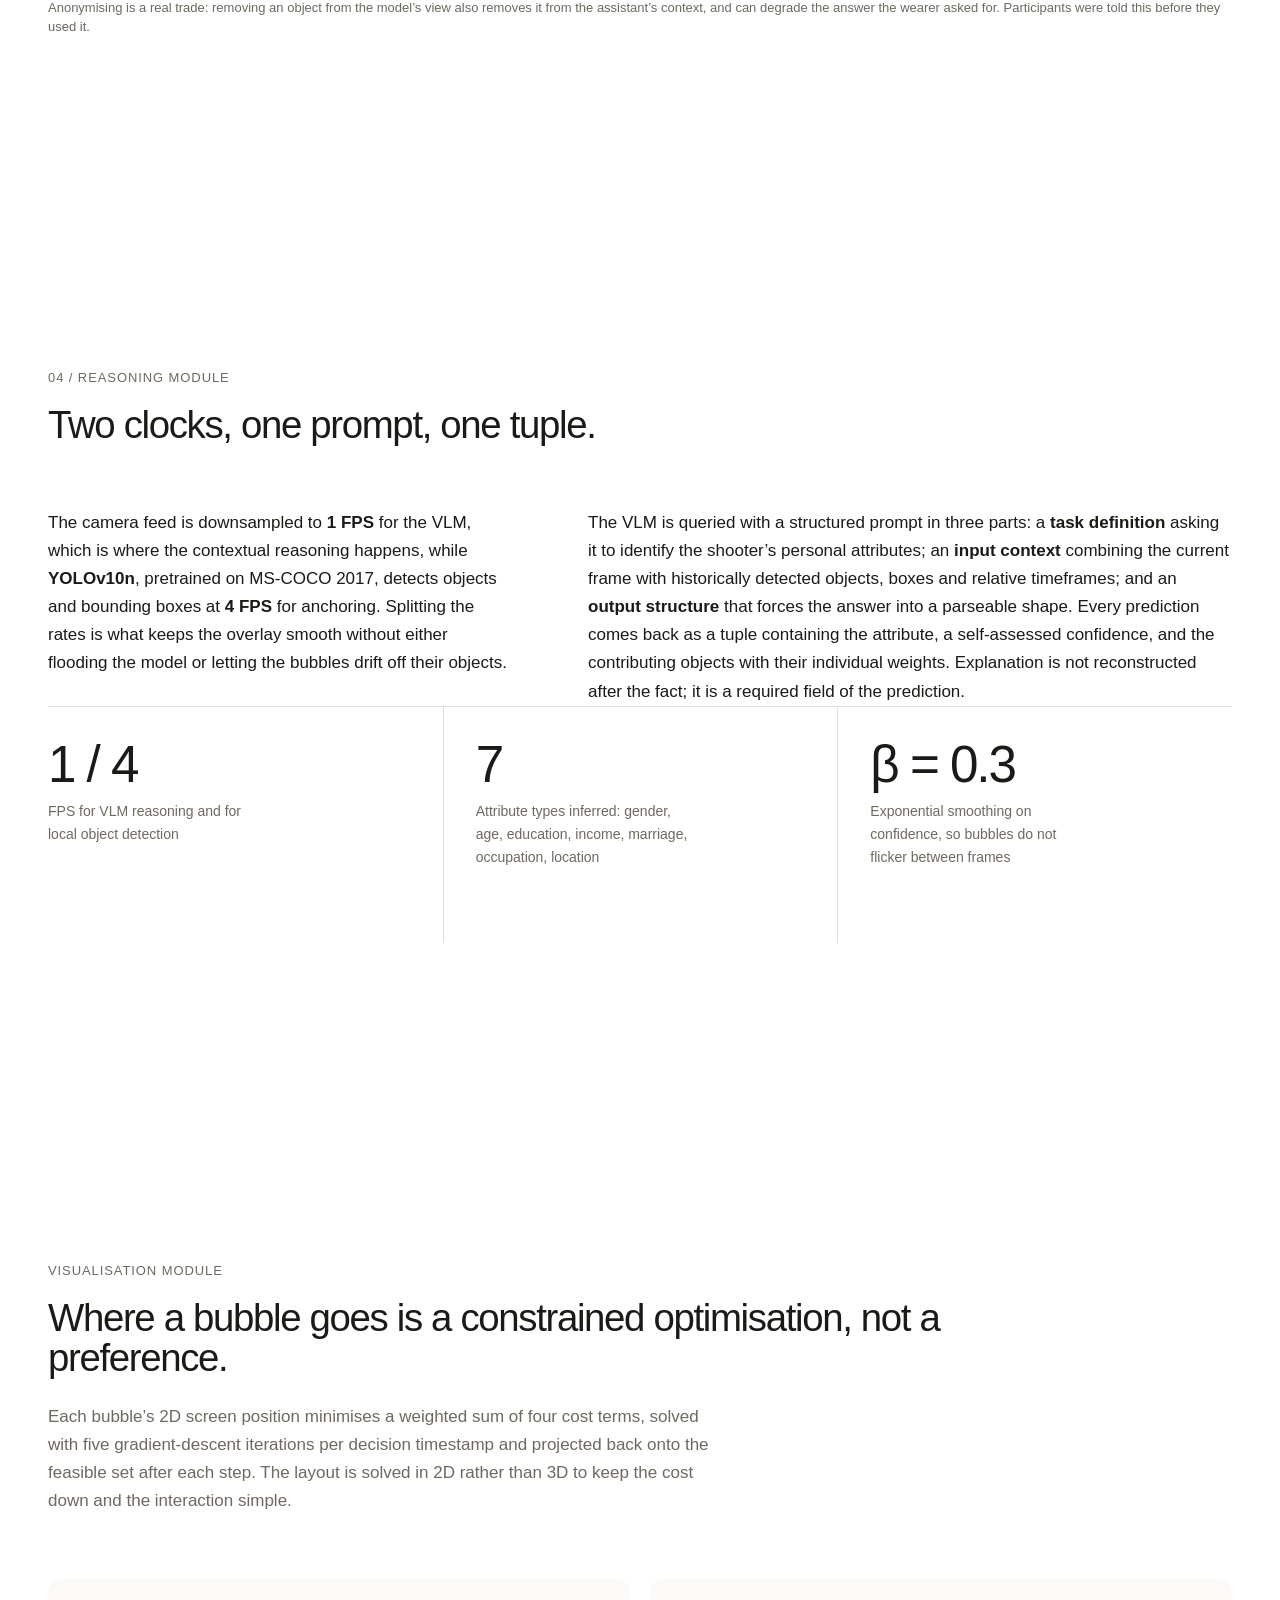
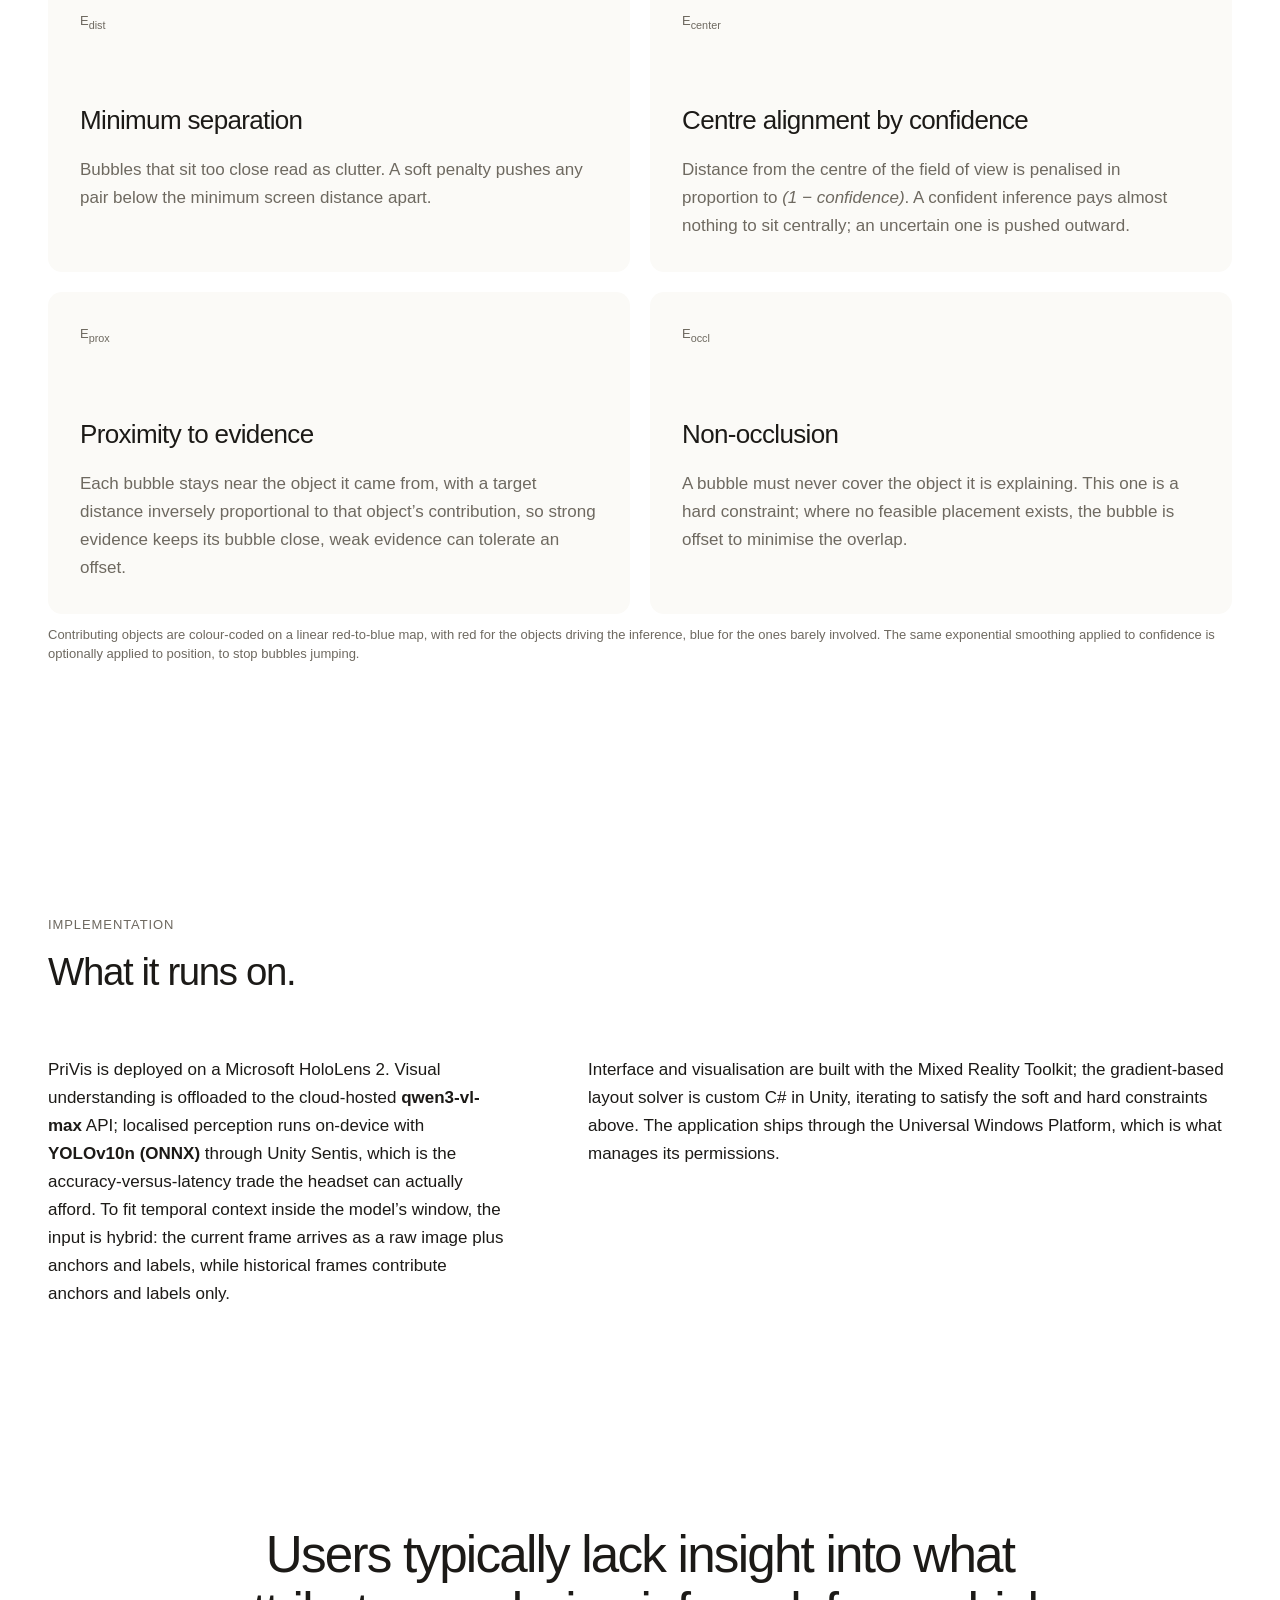
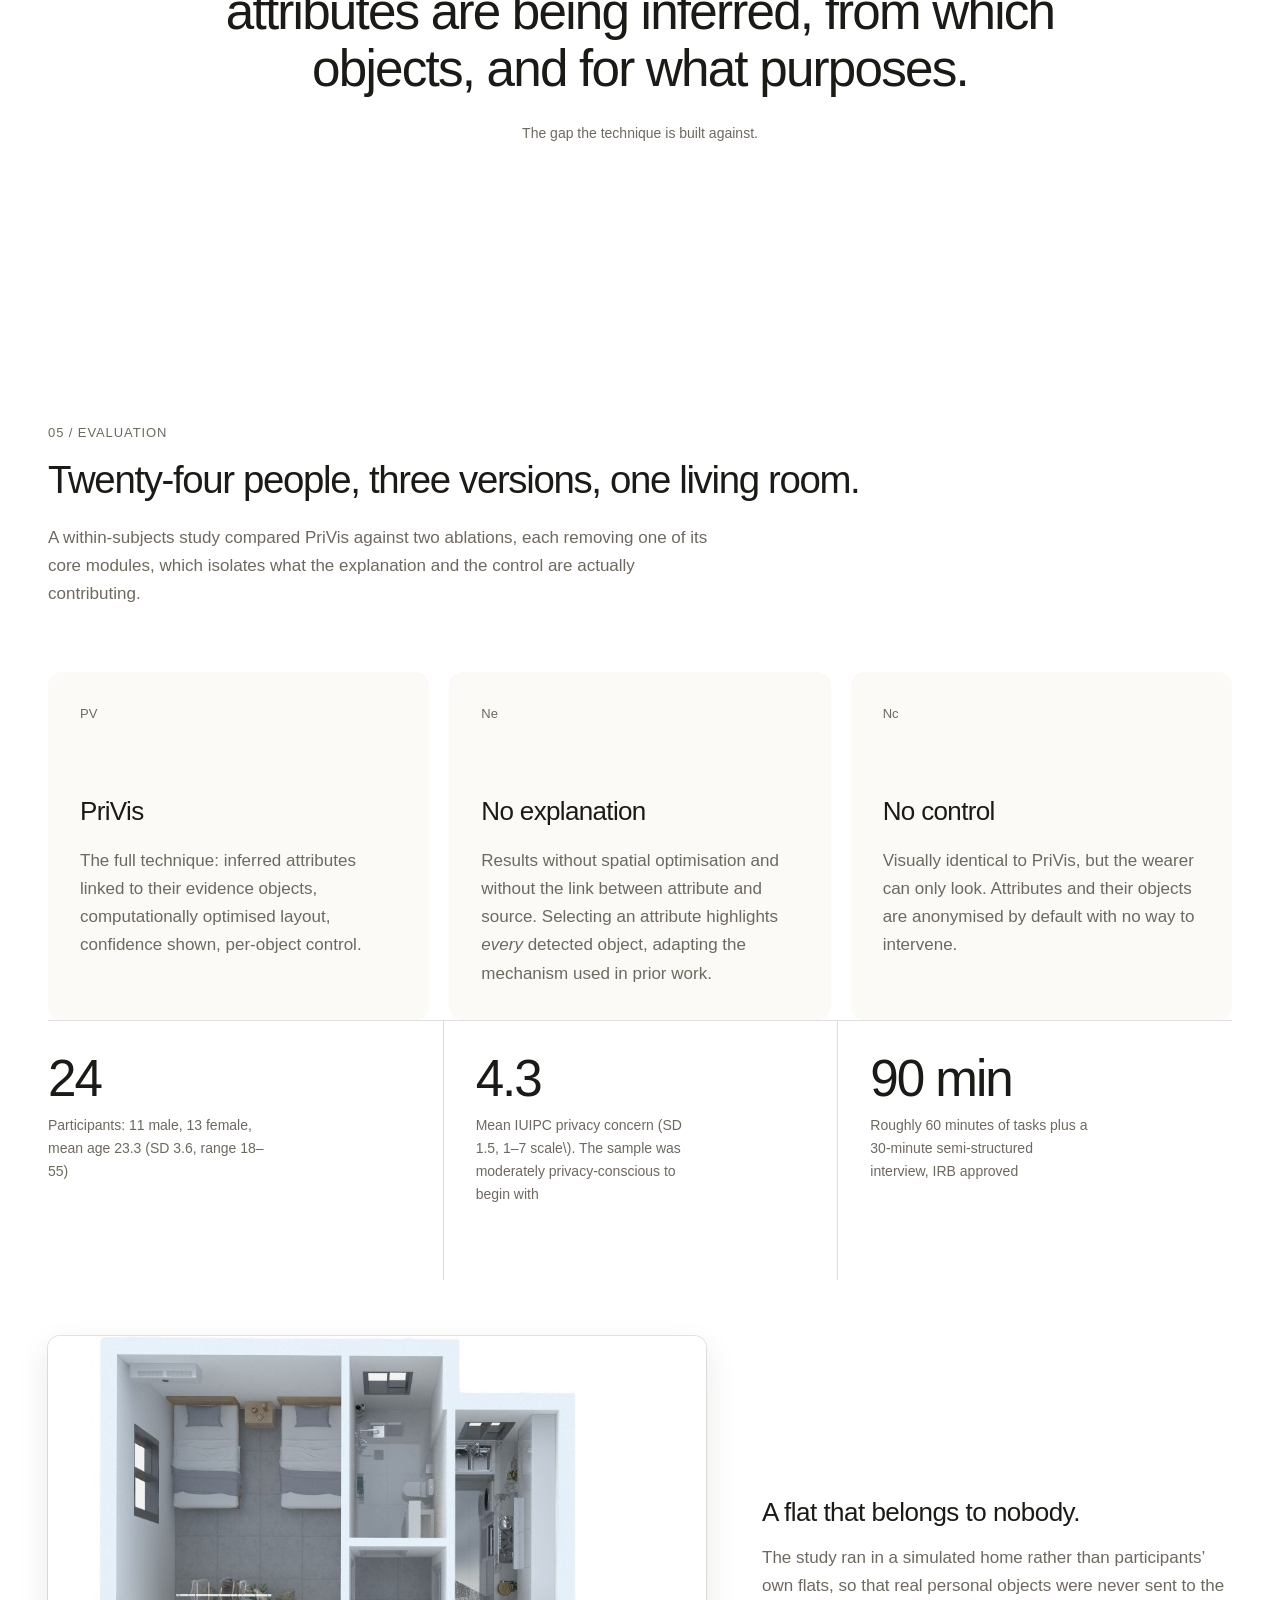
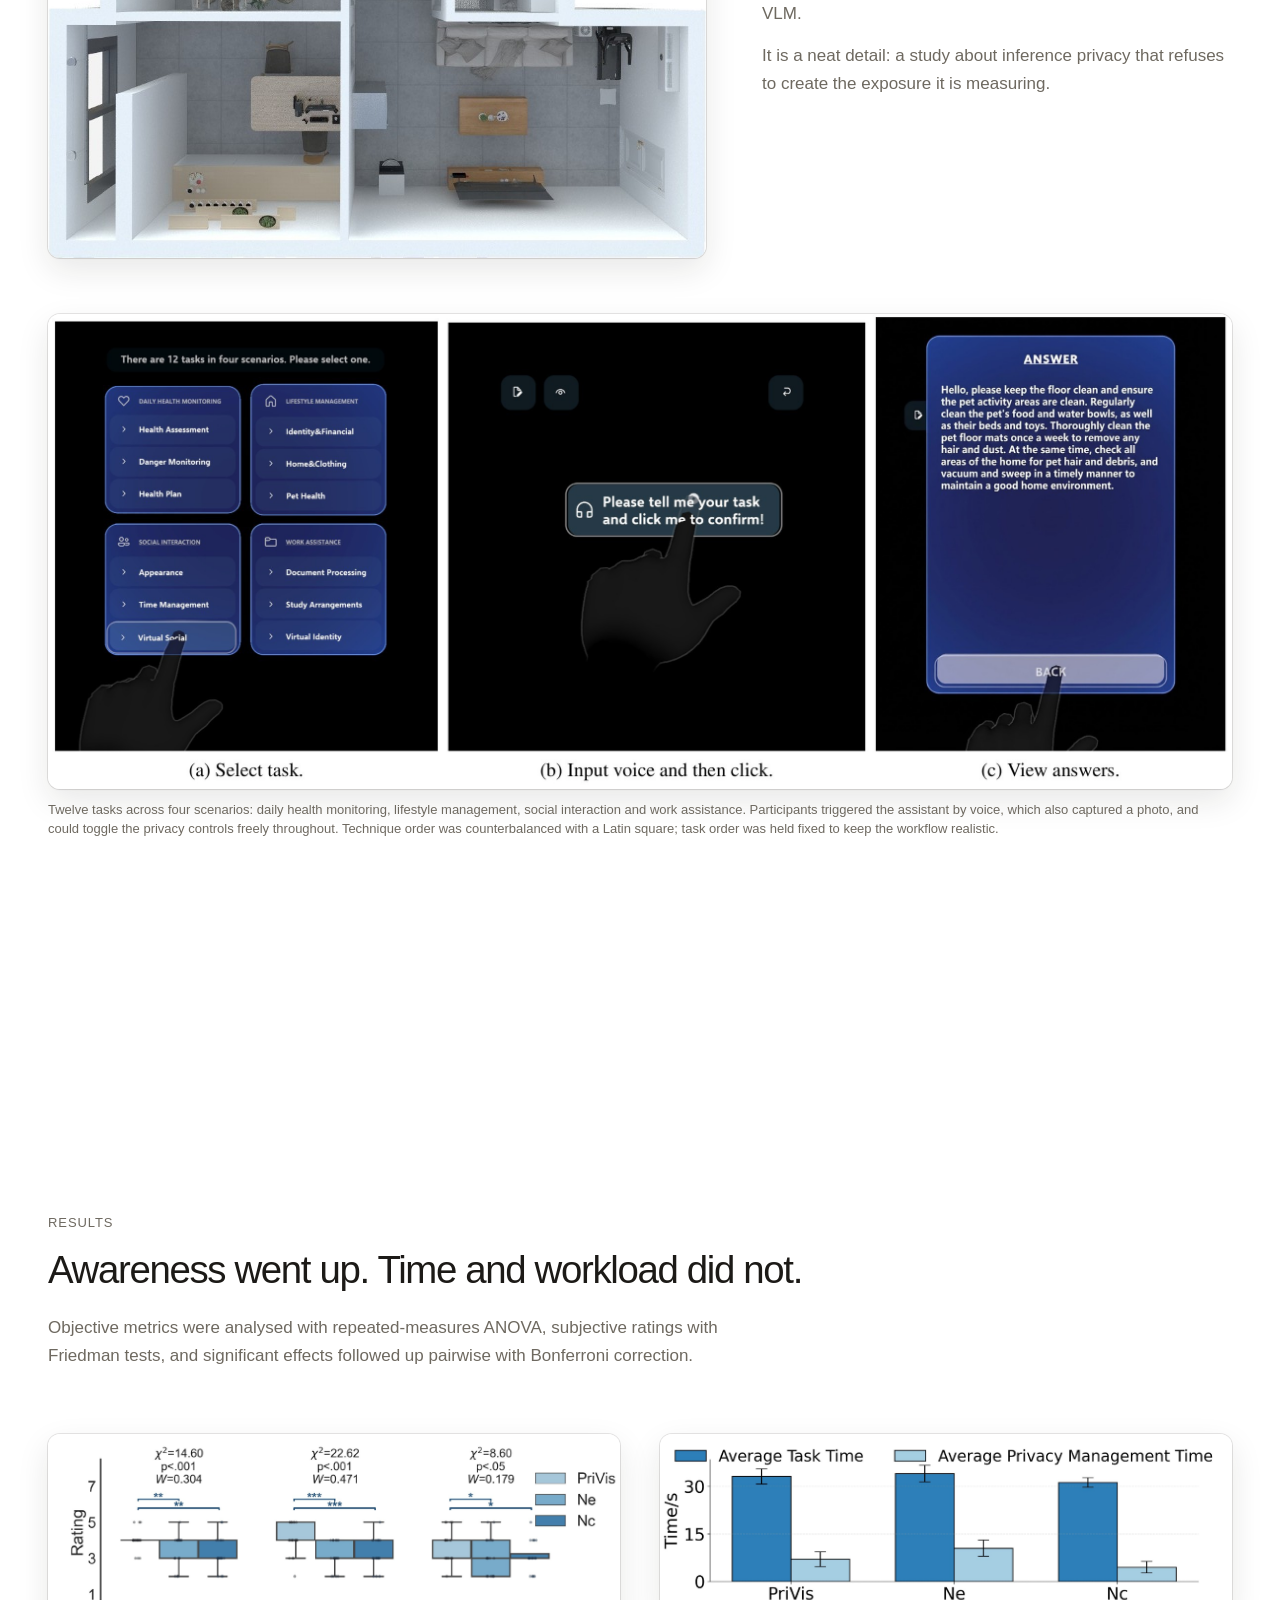
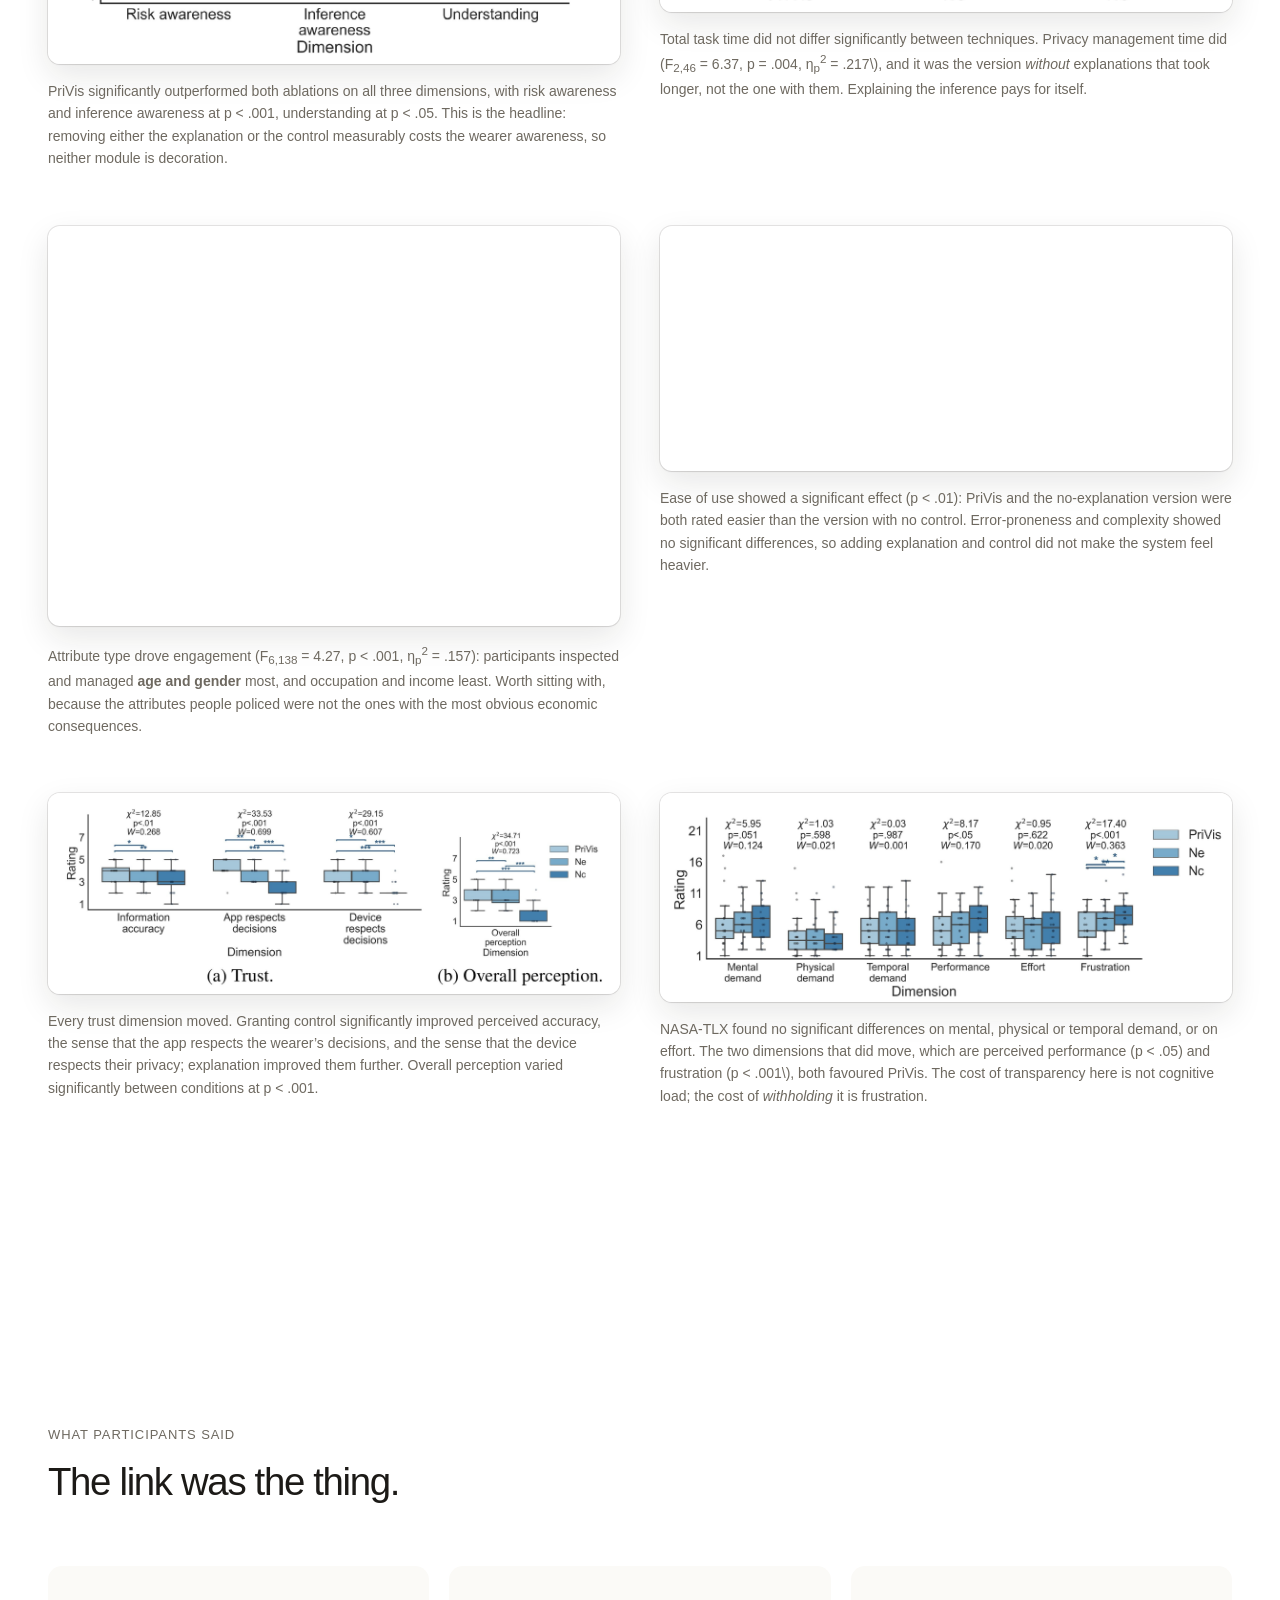
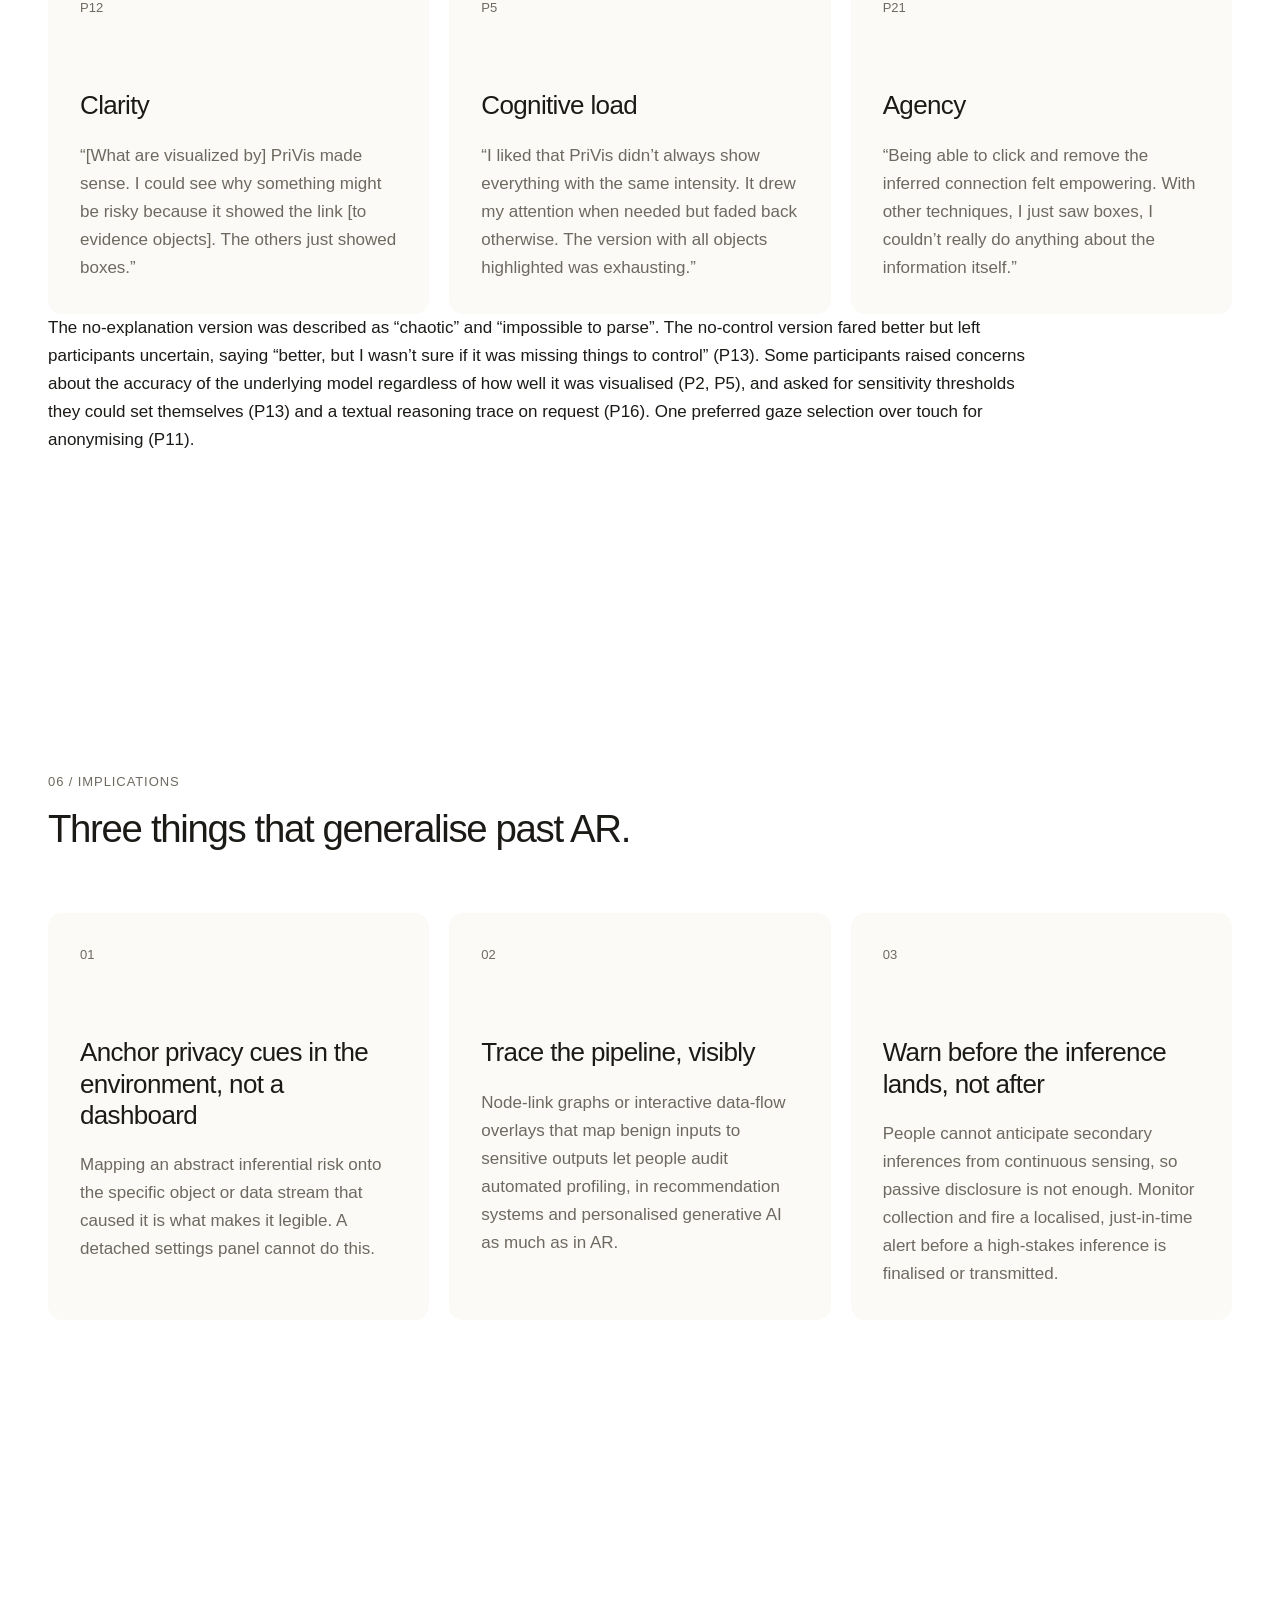
<file: privis.html>
<!DOCTYPE html>
<html lang="en">

<head>

  <meta charset="UTF-8">
  <meta name="viewport" content="width=device-width, initial-scale=1.0">

  <title>PriVis &middot; Mindan Chen</title>
  <meta name="description" content="PriVis: proactive, explainable visualization of the private attributes an AI-powered AR headset infers from the objects around you, and per-object control over them.">

  <script>document.documentElement.className += " js";</script>

  <link rel="stylesheet" href="css/global.css">
  <link rel="stylesheet" href="css/project.css">
  <link rel="stylesheet" href="css/privis.css">

</head>

<body>

<a class="skip-link" href="#main">Skip to content</a>

<header class="site-header">

  <nav class="site-nav">

    <a class="site-logo" href="index.html">Mindan Chen</a>

    <div class="nav-links">
      <a data-nav="work"    href="index.html#work">Work</a>
      <a data-nav="about"   href="about.html">About</a>
      <a data-cv-link aria-disabled="true">CV</a>
    </div>

  </nav>

</header>


<main id="main">

<!-- ============ HERO ============ -->

<section class="project-hero page">

  <div class="project-hero-meta" data-reveal>
    <span>PriVis</span>
    <span>2026</span>
  </div>

  <h1 class="project-hero-title" data-reveal data-delay="1">Your glasses can tell your income from a cardboard box.</h1>

  <p class="project-hero-description" data-reveal data-delay="2">AI-powered AR glasses stream what you see to a vision-language model, which can read sensitive attributes out of ordinary objects, and never tells you. PriVis makes those inferences visible as they happen, shows which objects produced them, and lets you switch individual objects off.</p>

</section>


<div class="page">

    <figure class="media media-full">
      <img src="assets/privis/interaction-flow.jpg" width="2400" height="673" alt="Three AR views of the same room. In the first, floating bubbles read sex: male, age: 25-35, education: bachelor and income: medium. In the second, the objects that produced one inference are highlighted. In the third, those objects have been anonymised." loading="lazy" decoding="async">
      <figcaption class="caption">The interaction loop. An app takes camera permission and PriVis analyses the stream; high-sensitivity inferences surface as floating bubbles whose placement is computationally optimised; selecting a bubble highlights the objects that contributed to it; those objects can then be anonymised individually or by attribute category.</figcaption>
    </figure>

</div>


<!-- ============ PROJECT INFO ============ -->

<section class="project-info-block page">

  

  <div class="project-info-grid">

    <div class="project-meta-list">

      <div class="meta-item">
        <p>My role</p>
        <strong>User interaction design<br>System Interaction <br> Paper Writing</strong>
      </div>

      <div class="meta-item">
        <p>Collaborators</p>
        <strong>Shuning Zhang<br>Qucheng Zang<br>Yongquan &lsquo;Owen&rsquo; Hu<br>Yi Wang<br>Qinjie Wang<br>Yibo Meng<br>Xinyi Fu<br>Prof. Yi Xin<br>Hantao Zhao</strong>
      </div>

      <div class="meta-item">
        <p>Built with</p>
        <strong>Microsoft HoloLens&nbsp;2 &middot; Unity (C#) &middot; MRTK<br>YOLOv10n via Unity Sentis &middot; qwen3-vl-max</strong>
      </div>

    </div>

    <div class="project-copy">
      <p class="text-large">A camera you know about is not the same as a camera you understand.</p>
      <p>People wearing AR glasses know they are being filmed. What they do not know is that a vision-language model can read a prescription bottle as a medical condition, a set of children&rsquo;s toys as family composition, or a stack of delivery boxes as an income bracket, and that this reasoning is invisible to them. Prior work has visualised direct intrusions and demonstrated that inference attacks are possible, but has not given the wearer real-time awareness of what is being inferred, from which objects, inside a continuous egocentric stream.</p>
      <p>PriVis is a technique for closing that gap: a reasoning module that names the inferred attribute, its confidence and its evidence, and a visualisation module that places all of it in the field of view without taking the field of view over.</p>
    </div>

  </div>

</section>


<div class="page">
  <div class="divider"></div>
</div>


<!-- ============ 01 BACKGROUND ============ -->

<section class="project-section page">

  <div class="section-heading" data-reveal>
    <p class="eyebrow">01 / Background</p>
    <h2>The risk is not the sensitive object. It is the ordinary one.</h2>
    <p>A traditional camera captures visual data as discrete instances. AI-powered AR glasses process a continuous stream of the wearer&rsquo;s environment, which lets a vision-language model derive sensitive personal attributes from explicitly private content and from seemingly innocuous contextual cues alike.</p>
  </div>

  <ul class="pv-chain" data-reveal>
    <li>
      <p class="pv-seen">A prescription bottle left on a table</p>
      <span class="pv-arrow"></span>
      <p class="pv-read">A medical condition <b>Health status</b></p>
    </li>
    <li>
      <p class="pv-seen">A set of children&rsquo;s toys on the floor</p>
      <span class="pv-arrow"></span>
      <p class="pv-read">A household with young children <b>Family composition</b></p>
    </li>
    <li>
      <p class="pv-seen">A stack of delivery boxes by the door</p>
      <span class="pv-arrow"></span>
      <p class="pv-read">A spending bracket <b>Income</b></p>
    </li>
  </ul>

  <p class="pv-chain-note">None of these objects is private on its own. The attribute is produced by the model reasoning across them, and that reasoning is the part the wearer cannot see. People know they are being filmed. They do not know what is being inferred, from which objects, or for what purpose.</p>

  <div class="text-split pv-note" data-reveal>
    <h3>Prior work stops short of the wearer.</h3>
    <div>
      <p>Research on wearable and smart-home privacy has visualised direct intrusions, demonstrated that inference attacks are possible, and flagged text-based disclosure risks. What none of it provides is real-time awareness of an <em>inferred</em> threat while it is happening.</p>
      <p>That gap is specific to this device. The warning has to arrive inside a continuous egocentric stream, while the wearer is doing something else, and within the attention a pair of glasses can reasonably ask for.</p>
    </div>
  </div>

</section>


<!-- ============ RESEARCH QUESTIONS ============ -->

<section class="project-section page">

  <div class="section-heading" data-reveal>
    <p class="eyebrow">Research questions</p>
    <h2>Two questions, one about the design and one about the people.</h2>
  </div>

  <ol class="pv-rqs" data-reveal>
    <li>
      <span class="pv-rq-n">RQ1</span>
      <p>How can we design a technique on AI-powered AR glasses to visualise inferred privacy and increase users&rsquo; awareness?</p>
    </li>
    <li>
      <span class="pv-rq-n">RQ2</span>
      <p>How do users perceive and interact with a technique that enables real-time visualisation and control of inferred privacy on AI-powered AR glasses?</p>
    </li>
  </ol>

</section>


<!-- ============ 02 THREAT MODEL ============ -->

<section class="project-section page">

  <div class="section-heading">
    <p class="eyebrow">02 / The threat</p>
    <h2>The attacker does not need to break in. It ships an app.</h2>
    <p>The threat model follows LINDDUN, and concentrates on three of its categories: linkability, identifiability and unawareness. The last one is the point, because the harm begins with the wearer not knowing.</p>
  </div>

  <div class="insight-grid">

    <article class="insight-card">
      <span class="insight-number">01</span>
      <h3>Distribution</h3>
      <p>The attacker publishes an app through the official AR glasses marketplace like anyone else, and it asks for camera permission like anyone else.</p>
    </article>

    <article class="insight-card">
      <span class="insight-number">02</span>
      <h3>Inference</h3>
      <p>A backend runs a general-purpose VLM over the camera feed. No fine-tuning, no special access, because off-the-shelf capability is already enough to build a behavioural profile.</p>
    </article>

    <article class="insight-card">
      <span class="insight-number">03</span>
      <h3>Opacity</h3>
      <p>Nothing in the interface reports what was inferred or why. The wearer consented to a camera, not to a profile assembled from the contents of their living room.</p>
    </article>

  </div>

  <p class="caption">Downstream harms, such as targeted advertising and data sale, are out of scope. The inference itself is treated as the primary breach, because everything else follows from it. Network-layer attacks such as packet sniffing and side-channel analysis are named as future work.</p>

</section>


<!-- ============ DESIGN GUIDELINES ============ -->

<section class="project-section major page">

  <div class="section-heading">
    <p class="eyebrow">Guidelines</p>
    <h2>Three constraints, pulling against each other.</h2>
    <p>Continuous sensing, opaque reasoning, and a wearer whose attention is already committed to the real world. Any solution has to satisfy all three at once.</p>
  </div>

  <div class="insight-grid">

    <article class="insight-card">
      <span class="insight-number">DG 1</span>
      <h3>Make the inference pipeline legible</h3>
      <p>Show how a private attribute was derived from raw environmental data, so the wearer can tell the difference between a camera capturing pixels and a model synthesising a personal trait.</p>
    </article>

    <article class="insight-card">
      <span class="insight-number">DG 2</span>
      <h3>Prioritise by risk, not by volume</h3>
      <p>Continuous sensing produces continuous events. Filter and rank by sensitivity so attention goes to the high-stakes inferences instead of being spent on routine ones.</p>
    </article>

    <article class="insight-card">
      <span class="insight-number">DG 3</span>
      <h3>Protect attentional bandwidth</h3>
      <p>Privacy information belongs in the visual field but not in the way. Spatial placement and peripheral awareness keep monitoring a low-effort activity rather than a second task.</p>
    </article>

  </div>

</section>


<!-- ============ 02 INTERACTION ============ -->

<section class="project-section major page">

  <div class="section-heading">
    <p class="eyebrow">03 / Interaction</p>
    <h2>Confidence decides where a warning stands.</h2>
    <p>Rather than a static trigger or a stacked notification queue, the loop runs continuously in three phases, and the layout itself carries information.</p>
  </div>

  <figure class="media media-full" data-reveal-image>
    <img src="assets/privis/interaction-flow.jpg" width="2400" height="673" alt="The three interaction stages side by side: bubbles floating over the room, one bubble selected with its contributing objects highlighted, and the same objects anonymised" loading="lazy" decoding="async">
  </figure>

  <ol class="pv-phases" data-reveal>
    <li>
      <span class="pv-phase-n">(a) Phase one</span>
      <h3>Real-time attribute feedback</h3>
      <p>As the glasses analyse the field of view, inferred attributes surface as interactive floating bubbles anchored to the objects that produced them, such as gender inferred from a mustard bottle.</p>
    </li>
    <li>
      <span class="pv-phase-n">(b) Phase two</span>
      <h3>Confidence-based spatial cuing</h3>
      <p>Placement maps to the model&rsquo;s confidence. Confident inferences move toward the centre and turn red; uncertain ones stay green and stay in the periphery. Salience is proportional to certainty, so the interface does not shout about a guess.</p>
    </li>
    <li>
      <span class="pv-phase-n">(c) Phase three</span>
      <h3>On-demand direct manipulation</h3>
      <p>Tapping a bubble reveals the inference, its confidence and the contributing objects, highlighted in place on their bounding boxes. Links are drawn only on selection, because persistent connectors would clutter the view. Each box can be toggled independently.</p>
    </li>
  </ol>

  <p class="caption">Anonymising is a real trade: removing an object from the model&rsquo;s view also removes it from the assistant&rsquo;s context, and can degrade the answer the wearer asked for. Participants were told this before they used it.</p>

</section>


<!-- ============ 03 ALGORITHM ============ -->

<section class="project-section major page">

  <div class="section-heading">
    <p class="eyebrow">04 / Reasoning module</p>
    <h2>Two clocks, one prompt, one tuple.</h2>
  </div>

  <div class="project-copy copy-split">
    <p>The camera feed is downsampled to <strong>1 FPS</strong> for the VLM, which is where the contextual reasoning happens, while <strong>YOLOv10n</strong>, pretrained on MS-COCO 2017, detects objects and bounding boxes at <strong>4 FPS</strong> for anchoring. Splitting the rates is what keeps the overlay smooth without either flooding the model or letting the bubbles drift off their objects.</p>
    <div class="copy-split-body"><p>The VLM is queried with a structured prompt in three parts: a <strong>task definition</strong> asking it to identify the shooter&rsquo;s personal attributes; an <strong>input context</strong> combining the current frame with historically detected objects, boxes and relative timeframes; and an <strong>output structure</strong> that forces the answer into a parseable shape. Every prediction comes back as a tuple containing the attribute, a self-assessed confidence, and the contributing objects with their individual weights. Explanation is not reconstructed after the fact; it is a required field of the prediction.</p></div></div>

  <div class="stat-grid">

    <div class="stat">
      <p class="stat-number">1 / 4</p>
      <p class="stat-label">FPS for VLM reasoning and for local object detection</p>
    </div>

    <div class="stat">
      <p class="stat-number">7</p>
      <p class="stat-label">Attribute types inferred: gender, age, education, income, marriage, occupation, location</p>
    </div>

    <div class="stat">
      <p class="stat-number">&beta; = 0.3</p>
      <p class="stat-label">Exponential smoothing on confidence, so bubbles do not flicker between frames</p>
    </div>

  </div>

</section>


<!-- ============ LAYOUT OPTIMISATION ============ -->

<section class="project-section major page">

  <div class="section-heading">
    <p class="eyebrow">Visualisation module</p>
    <h2>Where a bubble goes is a constrained optimisation, not a preference.</h2>
    <p>Each bubble&rsquo;s 2D screen position minimises a weighted sum of four cost terms, solved with five gradient-descent iterations per decision timestamp and projected back onto the feasible set after each step. The layout is solved in 2D rather than 3D to keep the cost down and the interaction simple.</p>
  </div>

  <div class="insight-grid">

    <article class="insight-card">
      <span class="insight-number">E<sub>dist</sub></span>
      <h3>Minimum separation</h3>
      <p>Bubbles that sit too close read as clutter. A soft penalty pushes any pair below the minimum screen distance apart.</p>
    </article>

    <article class="insight-card">
      <span class="insight-number">E<sub>center</sub></span>
      <h3>Centre alignment by confidence</h3>
      <p>Distance from the centre of the field of view is penalised in proportion to <em>(1 &minus; confidence)</em>. A confident inference pays almost nothing to sit centrally; an uncertain one is pushed outward.</p>
    </article>

    <article class="insight-card">
      <span class="insight-number">E<sub>prox</sub></span>
      <h3>Proximity to evidence</h3>
      <p>Each bubble stays near the object it came from, with a target distance inversely proportional to that object&rsquo;s contribution, so strong evidence keeps its bubble close, weak evidence can tolerate an offset.</p>
    </article>

    <article class="insight-card">
      <span class="insight-number">E<sub>occl</sub></span>
      <h3>Non-occlusion</h3>
      <p>A bubble must never cover the object it is explaining. This one is a hard constraint; where no feasible placement exists, the bubble is offset to minimise the overlap.</p>
    </article>

  </div>

  <p class="caption">Contributing objects are colour-coded on a linear red-to-blue map, with red for the objects driving the inference, blue for the ones barely involved. The same exponential smoothing applied to confidence is optionally applied to position, to stop bubbles jumping.</p>

</section>


<!-- ============ IMPLEMENTATION ============ -->

<section class="project-section compact page">

  <div class="section-heading">
    <p class="eyebrow">Implementation</p>
    <h2>What it runs on.</h2>
  </div>

  <div class="project-copy copy-split">
    <p>PriVis is deployed on a Microsoft HoloLens 2. Visual understanding is offloaded to the cloud-hosted <strong>qwen3-vl-max</strong> API; localised perception runs on-device with <strong>YOLOv10n (ONNX)</strong> through Unity Sentis, which is the accuracy-versus-latency trade the headset can actually afford. To fit temporal context inside the model&rsquo;s window, the input is hybrid: the current frame arrives as a raw image plus anchors and labels, while historical frames contribute anchors and labels only.</p>
    <div class="copy-split-body"><p>Interface and visualisation are built with the Mixed Reality Toolkit; the gradient-based layout solver is custom C# in Unity, iterating to satisfy the soft and hard constraints above. The application ships through the Universal Windows Platform, which is what manages its permissions.</p></div></div>

</section>


<!-- ============ QUOTE ============ -->

<section class="quote-block page">
  <blockquote>Users typically lack insight into what attributes are being inferred, from which objects, and for what purposes.</blockquote>
  <p class="quote-source">The gap the technique is built against.</p>
</section>


<!-- ============ 04 EVALUATION ============ -->

<section class="project-section major page">

  <div class="section-heading">
    <p class="eyebrow">05 / Evaluation</p>
    <h2>Twenty-four people, three versions, one living room.</h2>
    <p>A within-subjects study compared PriVis against two ablations, each removing one of its core modules, which isolates what the explanation and the control are actually contributing.</p>
  </div>

  <div class="insight-grid">

    <article class="insight-card">
      <span class="insight-number">PV</span>
      <h3>PriVis</h3>
      <p>The full technique: inferred attributes linked to their evidence objects, computationally optimised layout, confidence shown, per-object control.</p>
    </article>

    <article class="insight-card">
      <span class="insight-number">Ne</span>
      <h3>No explanation</h3>
      <p>Results without spatial optimisation and without the link between attribute and source. Selecting an attribute highlights <em>every</em> detected object, adapting the mechanism used in prior work.</p>
    </article>

    <article class="insight-card">
      <span class="insight-number">Nc</span>
      <h3>No control</h3>
      <p>Visually identical to PriVis, but the wearer can only look. Attributes and their objects are anonymised by default with no way to intervene.</p>
    </article>

  </div>

  <div class="stat-grid">

    <div class="stat">
      <p class="stat-number">24</p>
      <p class="stat-label">Participants: 11 male, 13 female, mean age 23.3 (SD 3.6, range 18&ndash;55)</p>
    </div>

    <div class="stat">
      <p class="stat-number">4.3</p>
      <p class="stat-label">Mean IUIPC privacy concern (SD 1.5, 1&ndash;7 scale\). The sample was moderately privacy-conscious to begin with</p>
    </div>

    <div class="stat">
      <p class="stat-number">90 min</p>
      <p class="stat-label">Roughly 60 minutes of tasks plus a 30-minute semi-structured interview, IRB approved</p>
    </div>

  </div>

  <div class="pv-plan" data-reveal>
    <figure class="media">
      <img src="assets/privis/home-environment.jpg" width="966" height="766" alt="Cutaway plan of the simulated flat used for the study: bedroom, living room with sofa and television, kitchen and bathroom" loading="lazy" decoding="async">
    </figure>
    <div>
      <h3>A flat that belongs to nobody.</h3>
      <p>The study ran in a simulated home rather than participants&rsquo; own flats, so that real personal objects were never sent to the VLM.</p>
      <p>It is a neat detail: a study about inference privacy that refuses to create the exposure it is measuring.</p>
    </div>
  </div>

  <figure class="media media-full">
    <img src="assets/privis/study-interface.jpg" width="2400" height="963" alt="Three screens from the study platform: a menu of twelve tasks across four scenarios, a voice-input prompt, and an answer panel" loading="lazy" decoding="async">
    <figcaption class="caption">Twelve tasks across four scenarios: daily health monitoring, lifestyle management, social interaction and work assistance. Participants triggered the assistant by voice, which also captured a photo, and could toggle the privacy controls freely throughout. Technique order was counterbalanced with a Latin square; task order was held fixed to keep the workflow realistic.</figcaption>
  </figure>

</section>


<!-- ============ RESULTS ============ -->

<section class="project-section major page">

  <div class="section-heading">
    <p class="eyebrow">Results</p>
    <h2>Awareness went up. Time and workload did not.</h2>
    <p>Objective metrics were analysed with repeated-measures ANOVA, subjective ratings with Friedman tests, and significant effects followed up pairwise with Bonferroni correction.</p>
  </div>

  <div class="pv-results" data-reveal>

  <figure class="media">
    <img src="assets/privis/results-awareness.jpg" width="2400" height="965" alt="Box plots of perceived privacy protection ratings across risk awareness, inference awareness and understanding, comparing PriVis, No explanation and No control" loading="lazy" decoding="async">
    <figcaption class="caption">PriVis significantly outperformed both ablations on all three dimensions, with risk awareness and inference awareness at p&nbsp;&lt;&nbsp;.001, understanding at p&nbsp;&lt;&nbsp;.05. This is the headline: removing either the explanation or the control measurably costs the wearer awareness, so neither module is decoration.</figcaption>
  </figure>

  <figure class="media">
    <img src="assets/privis/results-time.jpg" width="2400" height="745" alt="Bar chart of average task time and average privacy management time for PriVis, No explanation and No control, with standard error bars" loading="lazy" decoding="async">
    <figcaption class="caption">Total task time did not differ significantly between techniques. Privacy management time did (F<sub>2,46</sub>&nbsp;=&nbsp;6.37, p&nbsp;=&nbsp;.004, &eta;<sub>p</sub><sup>2</sup>&nbsp;=&nbsp;.217\), and it was the version <em>without</em> explanations that took longer, not the one with them. Explaining the inference pays for itself.</figcaption>
  </figure>

  <figure class="media">
    <img src="assets/privis/results-clicks.jpg" width="2400" height="1681" alt="Bar charts of click counts for viewing and for controlling, broken down by the attributes gender, age, education, income, marriage, occupation and location" loading="lazy" decoding="async">
    <figcaption class="caption">Attribute type drove engagement (F<sub>6,138</sub>&nbsp;=&nbsp;4.27, p&nbsp;&lt;&nbsp;.001, &eta;<sub>p</sub><sup>2</sup>&nbsp;=&nbsp;.157): participants inspected and managed <strong>age and gender</strong> most, and occupation and income least. Worth sitting with, because the attributes people policed were not the ones with the most obvious economic consequences.</figcaption>
  </figure>

  <figure class="media">
    <img src="assets/privis/results-usability.jpg" width="2400" height="1030" alt="Box plots of usability ratings across ease of use, error prone and complexity" loading="lazy" decoding="async">
    <figcaption class="caption">Ease of use showed a significant effect (p&nbsp;&lt;&nbsp;.01): PriVis and the no-explanation version were both rated easier than the version with no control. Error-proneness and complexity showed no significant differences, so adding explanation and control did not make the system feel heavier.</figcaption>
  </figure>

  <figure class="media">
    <img src="assets/privis/results-trust.jpg" width="2400" height="840" alt="Box plots of trust ratings across information accuracy, app respects decisions and device respects decisions, plus overall perception" loading="lazy" decoding="async">
    <figcaption class="caption">Every trust dimension moved. Granting control significantly improved perceived accuracy, the sense that the app respects the wearer&rsquo;s decisions, and the sense that the device respects their privacy; explanation improved them further. Overall perception varied significantly between conditions at p&nbsp;&lt;&nbsp;.001.</figcaption>
  </figure>

  <figure class="media">
    <img src="assets/privis/results-workload.jpg" width="2400" height="873" alt="Box plots of NASA-TLX workload ratings across mental, physical and temporal demand, performance, effort and frustration" loading="lazy" decoding="async">
    <figcaption class="caption">NASA-TLX found no significant differences on mental, physical or temporal demand, or on effort. The two dimensions that did move, which are perceived performance (p&nbsp;&lt;&nbsp;.05) and frustration (p&nbsp;&lt;&nbsp;.001\), both favoured PriVis. The cost of transparency here is not cognitive load; the cost of <em>withholding</em> it is frustration.</figcaption>
  </figure>

  </div>

</section>


<!-- ============ QUALITATIVE ============ -->

<section class="project-section major page">

  <div class="section-heading">
    <p class="eyebrow">What participants said</p>
    <h2>The link was the thing.</h2>
  </div>

  <div class="insight-grid">

    <article class="insight-card">
      <span class="insight-number">P12</span>
      <h3>Clarity</h3>
      <p>&ldquo;[What are visualized by] PriVis made sense. I could see why something might be risky because it showed the link [to evidence objects]. The others just showed boxes.&rdquo;</p>
    </article>

    <article class="insight-card">
      <span class="insight-number">P5</span>
      <h3>Cognitive load</h3>
      <p>&ldquo;I liked that PriVis didn&rsquo;t always show everything with the same intensity. It drew my attention when needed but faded back otherwise. The version with all objects highlighted was exhausting.&rdquo;</p>
    </article>

    <article class="insight-card">
      <span class="insight-number">P21</span>
      <h3>Agency</h3>
      <p>&ldquo;Being able to click and remove the inferred connection felt empowering. With other techniques, I just saw boxes, I couldn&rsquo;t really do anything about the information itself.&rdquo;</p>
    </article>

  </div>

  <div class="project-copy copy-wide">
    <p>The no-explanation version was described as &ldquo;chaotic&rdquo; and &ldquo;impossible to parse&rdquo;. The no-control version fared better but left participants uncertain, saying &ldquo;better, but I wasn&rsquo;t sure if it was missing things to control&rdquo; (P13). Some participants raised concerns about the accuracy of the underlying model regardless of how well it was visualised (P2, P5), and asked for sensitivity thresholds they could set themselves (P13) and a textual reasoning trace on request (P16). One preferred gaze selection over touch for anonymising (P11).</p>
  </div>

</section>


<!-- ============ DESIGN IMPLICATIONS ============ -->

<section class="project-section major page">

  <div class="section-heading">
    <p class="eyebrow">06 / Implications</p>
    <h2>Three things that generalise past AR.</h2>
  </div>

  <div class="insight-grid">

    <article class="insight-card">
      <span class="insight-number">01</span>
      <h3>Anchor privacy cues in the environment, not a dashboard</h3>
      <p>Mapping an abstract inferential risk onto the specific object or data stream that caused it is what makes it legible. A detached settings panel cannot do this.</p>
    </article>

    <article class="insight-card">
      <span class="insight-number">02</span>
      <h3>Trace the pipeline, visibly</h3>
      <p>Node-link graphs or interactive data-flow overlays that map benign inputs to sensitive outputs let people audit automated profiling, in recommendation systems and personalised generative AI as much as in AR.</p>
    </article>

    <article class="insight-card">
      <span class="insight-number">03</span>
      <h3>Warn before the inference lands, not after</h3>
      <p>People cannot anticipate secondary inferences from continuous sensing, so passive disclosure is not enough. Monitor collection and fire a localised, just-in-time alert before a high-stakes inference is finalised or transmitted.</p>
    </article>

  </div>

</section>


<!-- ============ LIMITATIONS ============ -->

<section class="project-section major page">

  <div class="section-heading">
    <p class="eyebrow">Limitations</p>
    <h2>What the paper is careful not to claim.</h2>
  </div>

  <div class="project-copy copy-split">
    <p><strong>It protects the wearer, not the room.</strong> Bystanders in close relationships, such as family and partners, can be profiled through shared context, and identifying and protecting them is left open.</p>
    <div class="copy-split-body"><p><strong>The confidence scores are the model&rsquo;s own.</strong> They have not been externally validated, and the system&rsquo;s inference error rate was not technically evaluated. The paper positions PriVis as an educational framework for critical thinking rather than a permission tool, aligned with sandboxed approaches.</p>
    <p><strong>Highlighting some risks may hide others.</strong> Selective awareness is a live concern: a wearer may become hyper-vigilant about the attributes shown and neglect the ones that are not. A heightened sense of risk could also become persistent unease.</p>
    <p><strong>The sample and the setting are narrow.</strong> Mostly Chinese university students and staff, in a representative home rather than their own, on one headset. Privacy norms are culturally specific, so whether the same inferences feel equally sensitive elsewhere is untested.</p>
    <p><strong>Memory is bounded by the context window.</strong> The system does not reason over the full history of past frames, which, the paper notes, an attacker without that constraint could exploit to build something more potent.</p></div></div>

</section>


<!-- ============ NEXT ============ -->

<a class="next-project page" href="d-heart.html" data-reveal>
  <p class="next-project-label">Next project</p>
  <h2>D-heart Redesign &rarr;</h2>
</a>


</main>

<footer class="site-footer page">

  <div class="footer-inner">
    <p>&copy; <span data-year>2026</span> Mindan Chen</p>
    <p>Milan / Europe</p>
  </div>

</footer>

<script src="js/main.js"></script>

</body>

</html>
</file>
<file: css/global.css>
/* ========================================
   GLOBAL
======================================== */

:root {
  /* Colors — tuned to Pantone's Cloud Dancer pastel family.
     The neutrals carry a little warmth rather than being pure grey, so they
     sit at the same temperature as the ground instead of reading cold on it. */
  --color-bg: #ffffff;
  --color-surface: #fbfaf7;             /* a faint warm tint, so cards read against the white */
  --color-text: #1c1a17;
  --color-secondary: #6e6960;           /* 5.13:1 on white */
  --color-tertiary: #a29c92;            /* decorative bar fill, never text */
  --color-line: rgba(28, 26, 23, 0.14);

  /* The pastels Pantone pairs with Cloud Dancer. Available for use;
     applied sparingly, because the project pages carry their own palettes. */
  --pantone-cloud-dancer: #f0eee9;      /* 11-4201 */
  --pantone-lemon-icing:  #f4eccc;      /* 11-0515 */
  --pantone-nimbus-cloud: #d5d5d7;      /* 13-4108 */
  --pantone-raindrops:    #e8d9dc;      /* 11-1400 Raindrops on Roses */
  --pantone-ice-melt:     #d7e4f0;      /* 13-4306 */
  --pantone-peach-dust:   #ecdace;      /* 12-1107 */
  --pantone-almost-aqua:  #cbd3c2;      /* 13-6006 */
  --pantone-orchid-tint:  #dad4dc;      /* 13-3802 */

  --color-accent: var(--pantone-almost-aqua);

  /* Layout */
  --page-max: 1600px;
  --page-padding: 48px;

  --reading-width: 680px;
  --content-width: 1120px;

  /* Spacing */
  --space-xxs: 4px;
  --space-xs: 8px;
  --space-sm: 16px;
  --space-md: 24px;
  --space-lg: 40px;
  --space-xl: 64px;
  --space-2xl: 96px;
  --space-3xl: 120px;
  --space-4xl: 160px;

  /* Figures. Many boards and charts are white artwork on a white page, so each
     one needs its own edge: a rounded corner, a hairline to draw the boundary,
     and a soft shadow to lift it off the paper. */
  --radius-figure: 12px;
  --ring-figure: 0 0 0 1px rgba(28, 26, 23, 0.11);
  --shadow-figure: 0 1px 2px rgba(28, 26, 23, 0.05), 0 12px 32px rgba(28, 26, 23, 0.10);

  /* Radius */
  --radius-sm: 8px;
  --radius-md: 14px;
  --radius-lg: 20px;

  /* Motion */
  --ease: cubic-bezier(0.22, 1, 0.36, 1);
}


/* ========================================
   RESET
======================================== */

*,
*::before,
*::after {
  box-sizing: border-box;
}

html {
  scroll-behavior: smooth;
}

body {
  margin: 0;
  background: var(--color-bg);
  color: var(--color-text);

  font-family:
    "Helvetica Neue",
    Helvetica,
    Arial,
    "PingFang SC",
    "Hiragino Sans GB",
    sans-serif;

  font-size: 17px;
  line-height: 1.55;

  -webkit-font-smoothing: antialiased;
  text-rendering: optimizeLegibility;
}

img,
video {
  display: block;
  max-width: 100%;
}

img,
video {
  height: auto;
}

a {
  color: inherit;
  text-decoration: none;
}

button,
input,
textarea {
  font: inherit;
}

h1,
h2,
h3,
h4,
p {
  margin-top: 0;
}

::selection {
  background: #111;
  color: #fff;
}


/* ========================================
   PAGE CONTAINER
======================================== */

.page {
  width: 100%;
  max-width: var(--page-max);
  margin: 0 auto;
  padding-left: var(--page-padding);
  padding-right: var(--page-padding);
}

.reading {
  width: 100%;
  max-width: var(--reading-width);
}

.content-width {
  width: 100%;
  max-width: var(--content-width);
  margin-left: auto;
  margin-right: auto;
}


/* ========================================
   NAVIGATION
======================================== */

.site-header {
  width: 100%;
  height: 80px;

  /* Sticky from the start; only the surface changes on scroll, so the page
     never jumps when the header changes position. */
  position: sticky;
  top: 0;
  z-index: 100;

  background: transparent;
  border-bottom: 1px solid transparent;

  transition:
    background 0.3s ease,
    backdrop-filter 0.3s ease,
    border-color 0.3s ease;
}

.site-header.scrolled {
  /* Must track --color-bg: alpha means it cannot use the variable directly. */
  background: rgba(255, 255, 255, 0.85);
  border-bottom-color: var(--color-line);

  backdrop-filter: blur(16px);
  -webkit-backdrop-filter: blur(16px);
}

.site-nav {
  width: 100%;
  max-width: var(--page-max);
  height: 100%;

  margin: 0 auto;

  padding-left: var(--page-padding);
  padding-right: var(--page-padding);

  display: flex;
  align-items: center;
  justify-content: space-between;
}

.site-logo {
  font-size: 15px;
  font-weight: 500;
  letter-spacing: -0.015em;
}

.nav-links {
  display: flex;
  gap: 28px;
  align-items: center;

  font-size: 15px;
}

.nav-links a {
  color: var(--color-secondary);

  transition:
    color 0.25s ease,
    opacity 0.25s ease;
}

.nav-links a:hover,
.nav-links a.active {
  color: var(--color-text);
}


/* ========================================
   TYPOGRAPHY
======================================== */

.display {
  font-size: clamp(54px, 6vw, 92px);
  line-height: 0.96;
  letter-spacing: -0.048em;
  font-weight: 500;
}

.display-small {
  font-size: clamp(42px, 4.5vw, 68px);
  line-height: 1;
  letter-spacing: -0.042em;
  font-weight: 500;
}

h1 {
  font-size: clamp(48px, 5vw, 80px);
  line-height: 0.98;
  letter-spacing: -0.045em;
  font-weight: 500;
}

h2 {
  font-size: clamp(34px, 3vw, 46px);
  line-height: 1.05;
  letter-spacing: -0.035em;
  font-weight: 500;
}

h3 {
  font-size: 26px;
  line-height: 1.2;
  letter-spacing: -0.025em;
  font-weight: 500;
}

h4 {
  font-size: 18px;
  line-height: 1.35;
  letter-spacing: -0.015em;
  font-weight: 500;
}

p {
  font-size: 17px;
  line-height: 1.65;
  color: var(--color-text);
}

.text-large {
  font-size: 22px;
  line-height: 1.5;
  letter-spacing: -0.02em;
}

.text-small {
  font-size: 14px;
  line-height: 1.5;
}

.caption {
  margin-top: 12px;

  font-size: 13px;
  line-height: 1.45;

  color: var(--color-secondary);
}

.eyebrow {
  margin-bottom: 18px;

  font-size: 13px;
  line-height: 1.3;

  color: var(--color-secondary);

  text-transform: uppercase;
  letter-spacing: 0.07em;
}

.muted {
  color: var(--color-secondary);
}


/* ========================================
   LINKS / BUTTONS
======================================== */

.text-link {
  display: inline-flex;
  align-items: center;
  gap: 6px;

  font-size: 15px;

  white-space: nowrap;
}

.text-link::after {
  content: "\2197";
  transition: transform 0.25s ease;
}

.text-link:hover::after {
  transform: translate(2px, -2px);
}

.button {
  display: inline-flex;
  justify-content: center;
  align-items: center;

  min-height: 46px;

  padding: 0 22px;

  border-radius: 999px;

  background: var(--color-text);
  color: #fff;

  font-size: 15px;

  transition:
    transform 0.25s var(--ease),
    opacity 0.25s ease;
}

.button:hover {
  transform: translateY(-2px);
  opacity: 0.9;
}

.button-secondary {
  background: transparent;
  color: var(--color-text);

  border: 1px solid var(--color-line);
}


/* ========================================
   DIVIDER
======================================== */

.divider {
  width: 100%;
  height: 1px;
  background: var(--color-line);
}


/* ========================================
   FOOTER
======================================== */

.site-footer {
  margin-top: 160px;
  padding-bottom: 48px;
}

.footer-inner {
  padding-top: 32px;
  border-top: 1px solid var(--color-line);

  display: flex;
  justify-content: space-between;
  gap: 32px;
}

.footer-inner p {
  margin: 0;

  font-size: 14px;
  color: var(--color-secondary);
}


/* ========================================
   ACCESSIBILITY
======================================== */

.skip-link {
  position: absolute;
  left: -9999px;
  top: 0;
  z-index: 200;

  padding: 12px 18px;

  background: var(--color-surface);
  border: 1px solid var(--color-line);
  border-radius: var(--radius-sm);

  font-size: 14px;
}

.skip-link:focus {
  left: 16px;
  top: 16px;
}

:focus-visible {
  outline: 2px solid var(--color-text);
  outline-offset: 3px;
}

@media (prefers-reduced-motion: reduce) {

  html {
    scroll-behavior: auto;
  }

  *,
  *::before,
  *::after {
    animation-duration: 0.001ms !important;
    transition-duration: 0.001ms !important;
  }

}


/* ========================================
   MOTION

   Purely additive. The `.js` class is set by an inline script in <head>, so
   with JavaScript off nothing is ever hidden — the page just renders static.
   Reduced-motion users get the final state immediately.
======================================== */

.js [data-reveal] {
  opacity: 0;
  transform: translateY(18px);

  transition:
    opacity 0.65s var(--ease),
    transform 0.65s var(--ease);

  will-change: opacity, transform;
}

.js [data-reveal].is-visible {
  opacity: 1;
  transform: none;

  will-change: auto;
}

/* Stagger siblings: data-delay="1" | "2" | "3" */
.js [data-reveal][data-delay="1"] { transition-delay: 0.09s; }
.js [data-reveal][data-delay="2"] { transition-delay: 0.18s; }
.js [data-reveal][data-delay="3"] { transition-delay: 0.27s; }

/* Image reveal — the frame holds still while the picture settles back to 1.
   Only used on case-study media, never on home cards (those own their
   transform for the hover state). */
.js [data-reveal-image] {
  overflow: hidden;
}

.js [data-reveal-image] img {
  transform: scale(1.06);
  transition: transform 1.1s var(--ease);
}

.js [data-reveal-image].is-visible img {
  transform: scale(1);
}

@media (prefers-reduced-motion: reduce) {

  .js [data-reveal],
  .js [data-reveal].is-visible {
    opacity: 1 !important;
    transform: none !important;
  }

  .js [data-reveal-image] img {
    transform: none !important;
  }

}


/* ========================================
   RESPONSIVE
======================================== */

@media (max-width: 900px) {

  :root {
    --page-padding: 28px;
  }

  .site-header {
    height: 72px;
  }

  .display {
    font-size: clamp(46px, 9vw, 68px);
  }

  h1 {
    font-size: clamp(44px, 8vw, 64px);
  }

}


@media (max-width: 640px) {

  :root {
    --page-padding: 20px;

    --space-3xl: 80px;
    --space-4xl: 110px;
  }

  body {
    font-size: 16px;
  }

  .nav-links {
    gap: 16px;
    font-size: 14px;
  }

  .display {
    font-size: 46px;
  }

  h1 {
    font-size: 44px;
  }

  h2 {
    font-size: 32px;
  }

  h3 {
    font-size: 23px;
  }

  p {
    font-size: 16px;
  }

  .text-large {
    font-size: 19px;
  }

  .site-footer {
    margin-top: 110px;
  }

  .footer-inner {
    flex-direction: column;
    gap: 12px;
  }

}
</file>
<file: css/home.css>
/* ========================================
   HOME HERO
======================================== */

/* The content sits at the bottom of this box, so min-height is the gap above
   the headline, not just a floor. 68vh left too much of it empty. */
.home-hero {
  min-height: 46vh;

  padding-top: 64px;
  padding-bottom: 96px;

  display: flex;
  align-items: flex-end;
}

/* The headline grew from "Interaction designer" to "Interaction design
   researcher", which pushed it to five lines and split decision-making
   across two of them. Let it use the full column instead. */
.home-intro {
  max-width: none;
  width: 100%;          /* flex would otherwise shrink this to its content */
}

/* The three lines are written into the markup, so the shape is fixed rather
   than left to where the wrap happens to fall.

   No text-wrap: balance. With the breaks already placed, balance treats each
   line as its own block to even out and splits it again, which left a single
   word stranded on a line of its own. */
.home-intro .display {
  /* 80px is the largest size at which the first line, the longest of the
     three, still fits. This break set tapers, so the type can run bigger
     than the previous one allowed. */
  font-size: clamp(40px, 5.5vw, 80px);
}

/* Below this the second line no longer fits and leaves "thinking," stranded
   on a line of its own, so the breaks come out and the text wraps normally. */
@media (max-width: 1050px) {
  .hero-break { display: none; }
}


.home-intro-meta {
  display: flex;
  justify-content: space-between;
  align-items: flex-end;
  gap: 40px;
}

.home-description {
  width: 100%;
  max-width: 580px;

  margin: 0;

  color: var(--color-secondary);
}


/* ========================================
   WORK GRID
======================================== */

.work {
  padding-top: 40px;
}

.work-header {
  margin-bottom: 32px;

  display: flex;
  justify-content: space-between;
  align-items: center;
}

.work-header p {
  margin: 0;
}

.work-grid {
  display: grid;
  grid-template-columns: repeat(12, 1fr);

  column-gap: 20px;
  row-gap: 96px;
}


/* ========================================
   PROJECT CARD

   Span classes set the rhythm. Every row must add up to 12:
     .full                 -> 12
     .large + .small       -> 8 + 4
     default + default     -> 6 + 6
======================================== */

.project-card {
  grid-column: span 6;
}

.project-card.full {
  grid-column: span 12;
}

.project-card.large {
  grid-column: span 8;
}

.project-card.small {
  grid-column: span 4;
}

.project-cover {
  width: 100%;

  overflow: hidden;

  border-radius: 2px;

  background: #e5e3de;

  /* A fixed ratio keeps a row tidy no matter what you drop in.
     Override per card with .ratio-16-9 / .ratio-1-1, or delete these three
     lines to let each image keep its natural height. */
  aspect-ratio: 4 / 3;
}

.project-cover.ratio-16-9 { aspect-ratio: 16 / 9; }
.project-cover.ratio-4-3  { aspect-ratio: 4 / 3; }
.project-cover.ratio-1-1  { aspect-ratio: 1 / 1; }

.project-cover img {
  width: 100%;
  height: 100%;

  object-fit: cover;

  transition:
    transform 0.7s var(--ease),
    opacity 0.4s ease;
}

.project-card:hover .project-cover img {
  transform: scale(1.015);
}

.project-info {
  padding-top: 16px;

  display: flex;
  justify-content: space-between;
  gap: 32px;
}

.project-title {
  margin: 0;

  font-size: 20px;
  line-height: 1.2;

  letter-spacing: -0.025em;
  font-weight: 500;
}

.project-meta {
  margin: 0;

  font-size: 14px;
  line-height: 1.4;

  color: var(--color-secondary);

  text-align: right;

  /* Was nowrap, which let a long discipline label push the whole page wider
     and put a horizontal scrollbar on every screen. Wrapping right-aligned
     keeps the label tidy; the <br> before the year still holds. */
  white-space: normal;
  max-width: 100%;
}


/* ========================================
   OPTIONAL FEATURE PROJECT
======================================== */

.feature-project {
  margin-top: 140px;

  padding: 100px 0;

  border-top: 1px solid var(--color-line);
}

.feature-grid {
  display: grid;
  grid-template-columns: 4fr 8fr;
  gap: 80px;
}

.feature-copy {
  position: sticky;
  top: 60px;

  align-self: start;
}

.feature-copy p {
  color: var(--color-secondary);
}

.feature-image {
  width: 100%;
}


/* ========================================
   RESPONSIVE
======================================== */

@media (max-width: 900px) {

  .home-hero {
    min-height: 58vh;

    padding-top: 80px;
    padding-bottom: 90px;
  }

  .home-intro-meta {
    flex-direction: column;
    align-items: flex-start;
    gap: 28px;
  }

  .work-grid {
    row-gap: 72px;
  }

  /* Two per row on tablet, whatever the desktop span was. */
  .project-card,
  .project-card.large,
  .project-card.small {
    grid-column: span 6;
  }

  .feature-grid {
    grid-template-columns: 1fr;
    gap: 48px;
  }

  .feature-copy {
    position: static;
  }

}


@media (max-width: 640px) {

  .home-hero {
    min-height: auto;

    padding-top: 80px;
    padding-bottom: 100px;
  }

  .work-grid {
    display: block;
  }

  .project-card {
    display: block;
    margin-bottom: 72px;
  }

  .project-card:last-child {
    margin-bottom: 0;
  }

  .project-card.full,
  .project-card.large,
  .project-card.small {
    width: 100%;
  }

  .project-info {
    gap: 20px;
  }

  .project-meta {
    max-width: 130px;
    white-space: normal;
  }

}
</file>
<file: css/project.css>
/* ========================================
   PROJECT HERO
======================================== */

.project-hero {
  padding-top: 110px;
  padding-bottom: 80px;
}

.project-hero-meta {
  margin-bottom: 44px;

  display: flex;
  justify-content: space-between;
  gap: 40px;

  font-size: 14px;
  color: var(--color-secondary);
}

.project-hero-title {
  max-width: 1180px;

  margin-bottom: 56px;
}

.project-hero-description {
  max-width: 720px;

  margin: 0;

  font-size: 22px;
  line-height: 1.5;

  letter-spacing: -0.02em;

  color: var(--color-secondary);
}

.project-hero-image {
  width: 100%;

  margin-top: 88px;
}

.project-hero-image img {
  width: 100%;
}


/* ========================================
   PROJECT INFO
======================================== */

.project-info-block {
  padding-top: 64px;
  padding-bottom: 120px;
}

.project-info-grid {
  display: grid;
  grid-template-columns: 4fr 8fr;
  gap: 80px;
}

.project-meta-list {
  display: grid;
  gap: 28px;

  align-content: start;
}

.meta-item p {
  margin-bottom: 4px;

  font-size: 13px;
  color: var(--color-secondary);
}

.meta-item strong {
  font-size: 15px;
  font-weight: 500;
}


/* ========================================
   SECTIONS
======================================== */

.project-section {
  padding-top: 120px;
  padding-bottom: 120px;
}

.project-section.major {
  padding-top: 160px;
  padding-bottom: 160px;
}

.project-section.compact {
  padding-top: 80px;
  padding-bottom: 80px;
}

.section-heading {
  margin-bottom: 64px;
}

.section-heading .eyebrow {
  margin-bottom: 18px;
}

.section-heading h2 {
  max-width: 900px;
  margin-bottom: 24px;
}

.section-heading p {
  max-width: var(--reading-width);
  margin-bottom: 0;

  color: var(--color-secondary);
}


/* ========================================
   TEXT
======================================== */

.project-copy {
  width: 100%;
  max-width: var(--reading-width);
}

.project-copy.center {
  margin-left: auto;
  margin-right: auto;
}

.project-copy p + p {
  margin-top: 24px;
}

.project-copy p:last-child {
  margin-bottom: 0;
}

.project-copy h3 {
  margin-top: 56px;
  margin-bottom: 20px;
}


/* ========================================
   MEDIA WIDTH SYSTEM

   One of four widths, always. Never size an image inline.
======================================== */

.media {
  /* Most .media blocks are <figure>, which the browser gives a default
     40px side margin — enough to shunt the block right and hang it past
     the page margin. The width variants below re-centre with auto. */
  margin-inline: 0;

  margin-top: 56px;
  margin-bottom: 56px;
}

.media img,
.media video,
.media-stack img,
.text-media img,
.project-hero-image img {
  border-radius: var(--radius-figure);
  box-shadow: var(--ring-figure), var(--shadow-figure);
}

.media img,
.media video {
  width: 100%;
}

.media-full {
  width: 100%;
}

.media-wide {
  width: 88%;
  margin-left: auto;
  margin-right: auto;
}

.media-medium {
  width: 68%;
  margin-left: auto;
  margin-right: auto;
}

.media-small {
  width: 48%;
  margin-left: auto;
  margin-right: auto;
}


/* ========================================
   MEDIA GRIDS
======================================== */

.media-pair {
  margin-top: 56px;
  margin-bottom: 56px;

  display: grid;
  grid-template-columns: 1fr 1fr;
  gap: 20px;
}

/* Grid items default to min-width:auto, so a wide image forces its track
   past the column. Let the tracks shrink instead. */
.media-pair > *,
.media-triplet > * {
  min-width: 0;
}

.media-triplet {
  margin-top: 56px;
  margin-bottom: 56px;

  display: grid;
  grid-template-columns: repeat(3, 1fr);
  gap: 20px;
}

/* Portrait phone recordings. A column grid sizes by page width, which
   makes a 9:19 screen taller than the viewport; these are sized by the
   phone instead, so a whole screen fits on screen. The box takes its shape
   from the video (aspect-ratio), never from a fixed height. */
.media-phones {
  margin-top: 56px;
  margin-bottom: 56px;

  display: flex;
  flex-wrap: wrap;
  justify-content: center;
  align-items: flex-start;
  gap: 40px 32px;
}

.media-phones > figure {
  width: clamp(200px, 19vw, 280px);
}

.media-phones video {
  width: 100%;
  height: auto;
  aspect-ratio: 720 / 1558;
  object-fit: cover;

  border-radius: 28px;
  box-shadow: var(--ring-figure), var(--shadow-figure);
}

.media-stack {
  display: flex;
  flex-direction: column;
  gap: 32px;
}

/* ========================================
   INITIATOR — RESEARCH
======================================== */

.initiator-research .research-grid {
  display: grid;
  grid-template-columns: repeat(2, minmax(0, 1fr));

  column-gap: 28px;
  row-gap: 32px;

  max-width: 1280px;
  margin: 56px auto 0;

  align-items: start;
}

.initiator-research .research-grid img {
  display: block;
  width: 100%;
  height: auto;
}

/* Benchmarking becomes the synthesis row */
.initiator-research .research-grid img:nth-child(3) {
  grid-column: 1 / -1;

  width: 100%;
  max-width: none;

  margin: 0;
  justify-self: stretch;
}

/* =============================
   RESEARCH FINDINGS
============================= */

.research-grid {
  display: grid;
  grid-template-columns: repeat(2, minmax(0, 1fr));
  gap: 24px;
  margin-top: 48px;
  align-items: start;
}

.research-grid img {
  display: block;
  width: 100%;
  height: auto;
}

.initiator-research .research-grid img:nth-child(3) {
  grid-column: 1 / -1;
  width: 100%;
  justify-self: stretch;
  margin: 0;
}


/* ========================================
   TEXT + MEDIA
======================================== */

.text-media {
  display: grid;
  grid-template-columns: 4fr 8fr;

  gap: 80px;

  align-items: start;
}

/* .reverse puts the image on the left and narrows the copy.
   Order is set explicitly so the DOM stays copy-first for screen readers. */
.text-media.reverse {
  grid-template-columns: 8fr 4fr;
}

.text-media.reverse .text-media-copy {
  order: 2;
}

.text-media-copy {
  max-width: 480px;
}

.text-media-copy p {
  color: var(--color-secondary);
}

.text-media-copy p:last-child {
  margin-bottom: 0;
}


/* ========================================
   FINDINGS / INSIGHTS
======================================== */

.insight-grid {
  display: grid;
  grid-template-columns: repeat(3, 1fr);

  gap: 20px;
}

/* Four cards in three columns strand the fourth alone on its own row with two
   empty columns beside it. Two columns give a balanced 2x2 block instead.
   The 900px rule below still drops everything to a single column. */
.insight-grid:has(> :nth-child(4)):not(:has(> :nth-child(5))) {
  grid-template-columns: repeat(2, minmax(0, 1fr));
}

/* ========================================
   TEXT SPLIT
   Heading left, body right. A .project-copy block led by a heading otherwise
   stops at --reading-width and leaves most of the column empty beside it.
   Same 80px gutter as .text-media.
   ======================================== */

.text-split {
  display: grid;
  grid-template-columns: 5fr 7fr;

  column-gap: 80px;
  row-gap: 24px;

  max-width: none;
  align-items: start;
}

/* .project-copy h3 sets a 56px top margin at equal specificity, so the reset
   has to name the element or the heading drops below its own prose. */
.text-split > h3 {
  grid-column: 1;
  margin-top: 0;
}

.text-split > :not(h3) {
  grid-column: 2;
  margin-top: 0;
}

@media (max-width: 900px) {

  .text-split {
    grid-template-columns: 1fr;
    row-gap: 20px;
  }

  .text-split > h3,
  .text-split > :not(h3) {
    grid-column: 1;
  }
}

/* Lead paragraph left, the elaboration right. Same grid as .text-split, for
   blocks that have no heading to put in the left column. */

.copy-split {
  display: grid;
  grid-template-columns: 5fr 7fr;

  column-gap: 80px;
  row-gap: 24px;

  max-width: none;
  align-items: start;
}

/* The trailing paragraphs are wrapped in .copy-split-body so the right column
   is a single grid item that flows continuously. Left as separate items they
   each take their own row, and a tall lead opens a gap in the middle. */
.copy-split > :first-child {
  grid-column: 1;
  margin-top: 0;
}

.copy-split > :not(:first-child) {
  grid-column: 2;
  margin-top: 0;
}

/* One paragraph has nothing to split against, so it just runs wider. */
.copy-wide {
  max-width: 1000px;
}

@media (max-width: 900px) {

  .copy-split {
    grid-template-columns: 1fr;
    row-gap: 20px;
  }

  .copy-split > :first-child,
  .copy-split > :not(:first-child) {
    grid-column: 1;
  }

  .copy-wide {
    max-width: var(--reading-width);
  }
}

.insight-card {
  min-height: 280px;

  padding: 32px;

  background: var(--color-surface);

  border-radius: var(--radius-md);

  display: flex;
  flex-direction: column;
}

.insight-number {
  display: block;

  margin-bottom: 72px;

  font-size: 13px;
  color: var(--color-secondary);
}

.insight-card h3 {
  margin-bottom: 20px;
}

.insight-card p {
  margin-bottom: 0;

  color: var(--color-secondary);
}


/* ========================================
   QUOTE
======================================== */

.quote-block {
  max-width: 1000px;

  margin: 120px auto;

  text-align: center;
}

.quote-block blockquote {
  margin: 0;

  font-size: clamp(34px, 4vw, 58px);
  line-height: 1.12;

  letter-spacing: -0.035em;
}

.quote-source {
  margin-top: 24px;

  font-size: 14px;
  color: var(--color-secondary);
}


/* ========================================
   NUMBER / STAT
======================================== */

.stat-grid {
  display: grid;
  grid-template-columns: repeat(3, 1fr);

  border-top: 1px solid var(--color-line);
}

.stat {
  padding: 32px 32px 60px 0;
}

.stat + .stat {
  padding-left: 32px;
  border-left: 1px solid var(--color-line);
}

.stat-number {
  margin-bottom: 10px;

  font-size: clamp(44px, 4vw, 64px);
  line-height: 1;

  letter-spacing: -0.04em;
}

.stat-label {
  max-width: 220px;

  font-size: 14px;

  color: var(--color-secondary);
}


/* ========================================
   NEXT PROJECT
======================================== */

.next-project {
  display: block;

  margin-top: 160px;
  padding-top: 64px;
  padding-bottom: 100px;

  border-top: 1px solid var(--color-line);
}

.next-project-label {
  margin-bottom: 24px;

  font-size: 14px;
  color: var(--color-secondary);
}

.next-project h2 {
  max-width: 900px;
  margin-bottom: 0;

  transition: opacity 0.25s ease;
}

.next-project:hover h2 {
  opacity: 0.55;
}


/* ========================================
   ABOUT PAGE
   (reuses the same grid + spacing system)
======================================== */

.about-portrait {
  width: 100%;

  border-radius: var(--radius-md);

  background: #e5e3de;

  aspect-ratio: 4 / 5;

  overflow: hidden;
}

.about-portrait img {
  width: 100%;
  height: 100%;

  object-fit: cover;
}

.about-list {
  margin: 0;
  padding: 0;

  list-style: none;
}

.about-list li {
  padding: 24px 0;

  border-bottom: 1px solid var(--color-line);
}

.about-list li:first-child {
  border-top: 1px solid var(--color-line);
}

.about-year {
  margin-bottom: 6px;

  font-size: 13px;
  color: var(--color-secondary);
}

.about-role {
  margin-bottom: 4px;

  font-size: 18px;
  font-weight: 500;
  letter-spacing: -0.015em;
}

.about-place {
  margin: 0;

  font-size: 15px;
  color: var(--color-secondary);
}

.tag-row {
  display: flex;
  flex-wrap: wrap;
  gap: 8px;
}

.tag {
  padding: 8px 14px;

  border: 1px solid var(--color-line);
  border-radius: 999px;

  font-size: 14px;
  color: var(--color-secondary);
}


/* ========================================
   RESPONSIVE
======================================== */

@media (max-width: 900px) {

  .project-hero {
    padding-top: 90px;
  }

  .project-info-grid,
  .text-media,
  .text-media.reverse {
    grid-template-columns: 1fr;
    gap: 48px;
  }

  .text-media.reverse .text-media-copy {
    order: 0;
  }

  .text-media-copy {
    max-width: var(--reading-width);
  }

  .insight-grid,
  /* The 2x2 rule above is more specific than this one, so it has to be
     repeated here or a four-card grid stays two-up on a phone. */
  .insight-grid:has(> :nth-child(4)):not(:has(> :nth-child(5))) {
    grid-template-columns: 1fr;
  }

  .insight-card {
    min-height: 0;
  }

  .insight-number {
    margin-bottom: 40px;
  }

  .media-wide {
    width: 94%;
  }

  .media-medium {
    width: 82%;
  }

  .media-small {
    width: 64%;
  }

  .quote-block {
    margin: 88px auto;
  }

  .next-project {
    margin-top: 110px;
  }

}


@media (max-width: 640px) {

  .project-hero {
    padding-top: 64px;
    padding-bottom: 60px;
  }

  .project-hero-meta {
    margin-bottom: 32px;
  }

  .project-hero-title {
    margin-bottom: 32px;
  }

  .project-hero-description {
    font-size: 19px;
  }

  .project-hero-image {
    margin-top: 56px;
  }

  .project-info-block {
    padding-bottom: 80px;
  }

  .project-section,
  .project-section.major {
    padding-top: 88px;
    padding-bottom: 88px;
  }

  .section-heading {
    margin-bottom: 44px;
  }

  .media,
  .media-pair,
  .media-triplet {
    margin-top: 40px;
    margin-bottom: 40px;
  }

  .media-wide,
  .media-medium,
  .media-small {
    width: 100%;
  }

  .media-pair,
  .media-triplet {
    grid-template-columns: 1fr;
  }

  /* Two phones abreast still fits a phone; one would be taller than it. */
  .media-phones {
    gap: 28px 16px;
  }

  .media-phones > figure {
    width: calc(50% - 8px);
  }

  .media-phones video {
    border-radius: 18px;
  }

  .stat-grid {
    grid-template-columns: 1fr;
  }

  .stat {
    padding: 28px 0 32px;
  }

  .stat + .stat {
    padding-left: 0;
    border-left: 0;
    border-top: 1px solid var(--color-line);
  }

  .next-project {
    padding-bottom: 72px;
  }

}


/* ========================================
   INITIATOR — CASE STUDY BLOCKS
   Scoped to .initiator-* so nothing here can
   reach another project page.
======================================== */

/* --- Accent, local to this project --- */

.initiator-page {
  --ini-accent: #f08a3c;
  --ini-accent-soft: #fbe3d0;
  --ini-tint: #fdf2e9;
}


/* --- Research phases --- */

.ini-phases {
  display: grid;
  grid-template-columns: repeat(3, 1fr);
  gap: 0;

  margin-top: 56px;
}

.ini-phase {
  padding: 0 32px;
  border-left: 1px solid var(--color-line);
}

.ini-phase:first-child {
  padding-left: 0;
  border-left: 0;
}

.ini-phase-step {
  display: block;
  margin-bottom: 10px;

  font-size: 13px;
  text-transform: uppercase;
  letter-spacing: 0.06em;
  color: var(--ini-accent);
}

.ini-phase h3 {
  margin: 0 0 18px;
  font-size: 19px;
}

.ini-phase-figure {
  display: block;

  font-size: 40px;
  line-height: 1.1;
  letter-spacing: -0.02em;
}

.ini-phase p {
  margin: 10px 0 0;

  font-size: 15px;
  color: var(--color-secondary);
}


/* --- Number callouts --- */

.ini-figures {
  display: grid;
  grid-template-columns: repeat(3, 1fr);
  gap: 20px;

  margin-top: 48px;
}

.ini-figure {
  padding: 32px 28px 34px;

  background: var(--ini-tint);
  border-radius: var(--radius-md);
}

.ini-figure-number {
  display: block;

  font-size: 52px;
  line-height: 1;
  letter-spacing: -0.03em;
  color: var(--ini-accent);
}

.ini-figure-number sup {
  font-size: 22px;
  top: -0.7em;
}

.ini-figure p {
  margin: 16px 0 0;

  font-size: 15px;
  line-height: 1.5;
}


/* --- Interview types --- */

.ini-types {
  display: grid;
  grid-template-columns: repeat(3, 1fr);
  gap: 20px;

  margin-top: 48px;
}

.ini-type {
  padding: 30px 28px 32px;

  background: var(--color-surface);
  border-radius: var(--radius-md);

  display: flex;
  flex-direction: column;
}

.ini-type h3 {
  margin: 0 0 8px;
  font-size: 18px;
}

.ini-type-mech {
  margin: 0 0 20px;

  font-size: 14px;
  color: var(--ini-accent);
}

.ini-type p {
  margin: 0;

  font-size: 15px;
  line-height: 1.55;
  color: var(--color-secondary);
}

.ini-type blockquote {
  margin: 20px 0 0;
  padding-top: 20px;
  border-top: 1px solid var(--color-line);

  font-size: 15px;
  line-height: 1.55;
}


/* --- Three-layer architecture --- */

.ini-layers {
  margin-top: 56px;

  display: flex;
  flex-direction: column;
  gap: 20px;
}

.ini-layer {
  display: grid;
  grid-template-columns: 240px 1fr;
  gap: 32px;

  padding: 28px 30px 30px;

  background: var(--color-surface);
  border-radius: var(--radius-md);
}

.ini-layer-name {
  margin: 0;
  font-size: 18px;
}

.ini-layer-name span {
  display: block;
  margin-bottom: 8px;

  font-size: 13px;
  color: var(--color-secondary);
}

.ini-layer-body p {
  margin: 0 0 16px;

  font-size: 15px;
  line-height: 1.55;
  color: var(--color-secondary);
}

.ini-chips {
  display: flex;
  flex-wrap: wrap;
  gap: 8px;

  margin: 0;
  padding: 0;
}

.ini-chips li {
  list-style: none;

  padding: 7px 14px;

  font-size: 14px;

  background: var(--color-bg);
  border-radius: 999px;
}

.ini-chips.is-states li {
  background: var(--ini-tint);
}


/* --- Language rules --- */

.ini-rules {
  margin: 28px 0 0;
  padding: 0;
}

.ini-rules li {
  list-style: none;

  padding: 14px 0;
  border-top: 1px solid var(--color-line);

  font-size: 16px;
}

.ini-rules li:last-child {
  border-bottom: 1px solid var(--color-line);
}


/* --- Numbered findings --- */

.ini-findings {
  margin: 48px 0 0;
  padding: 0;
  counter-reset: ini-finding;
}

.ini-findings > li {
  list-style: none;
  counter-increment: ini-finding;

  padding: 26px 0 28px;
  border-top: 1px solid var(--color-line);
}

.ini-findings > li:last-child {
  border-bottom: 1px solid var(--color-line);
}

.ini-findings h3 {
  margin: 0;
  font-size: 19px;
}

.ini-findings h3::before {
  content: counter(ini-finding) " — ";
  color: var(--color-secondary);
}

.ini-findings blockquote {
  margin: 16px 0 0;
  padding-left: 22px;
  border-left: 2px solid var(--ini-accent-soft);

  font-size: 16px;
  line-height: 1.55;
  color: var(--color-secondary);
}


/* --- UI stills: never upscale past their native size --- */

.initiator-page .text-media img {
  max-width: 100%;
  margin-inline: auto;
}

/* UI stills are small natively — never upscale them */
.initiator-page img.ini-ui-still {
  max-width: min(100%, 500px);
}


/* --- Figma artwork: rounded frames, hairline to separate
       white slide exports from the off-white page --- */

.initiator-page .media img,
.initiator-page .media-stack img,
.initiator-page .text-media img,
.initiator-page .project-hero-image img,
.initiator-page .project-hero-image img {
  border-radius: var(--radius-lg);
}

/* Dense appendix diagrams read better edge to edge */
.initiator-page .ini-wide-figure {
  margin-top: 40px;
}

.initiator-page .ini-wide-figure img {
  width: 100%;
}


/* ========================================
   INITIATOR — RESPONSIVE
======================================== */

@media (max-width: 900px) {

  .ini-phases,
  .ini-figures,
  .ini-types {
    grid-template-columns: 1fr;
  }

  .ini-phase {
    padding: 26px 0;
    border-left: 0;
    border-top: 1px solid var(--color-line);
  }

  .ini-phase:first-child {
    padding-top: 0;
    border-top: 0;
  }

  .ini-phases {
    margin-top: 40px;
  }

  .ini-layer {
    grid-template-columns: 1fr;
    gap: 20px;
  }

}


@media (max-width: 640px) {

  /* Wide diagrams stay legible by scrolling inside their own
     container instead of shrinking to phone width. */
  .initiator-page .ini-scroll {
    width: 100%;
    overflow-x: auto;
    -webkit-overflow-scrolling: touch;
  }

  .initiator-page .ini-scroll img {
    width: 860px;
    max-width: none;
  }

}


@media (max-width: 640px) {

  .ini-figure-number {
    font-size: 44px;
  }

}


/* ========================================
   INITIATOR — REBUILT DIAGRAMS
   Real elements, not slide exports: these scale
   to any width and stay sharp at any zoom.
======================================== */

/* Let a block use the full page column instead of 88% */
.initiator-page .ini-bleed {
  width: 100%;
  margin-top: 64px;
  margin-bottom: 24px;
}


/* --- Benchmarking scatter --- */

.ini-plot {
  position: relative;

  aspect-ratio: 16 / 9;
  min-height: 420px;

  margin-top: 8px;
  padding: 34px 40px;

  background: var(--color-surface);
  border-radius: var(--radius-lg);
}

.ini-plot-axis {
  position: absolute;
  background: var(--color-text);
}

.ini-plot-axis.is-x {
  left: 6%;
  right: 4%;
  top: 51%;
  height: 1px;
}

.ini-plot-axis.is-y {
  top: 14%;
  bottom: 12%;
  left: 52.1%;
  width: 1px;
}

.ini-plot-cap {
  position: absolute;

  font-size: 15px;
  color: var(--color-secondary);
  white-space: nowrap;
}

.ini-plot-cap.is-top    { left: 52.1%; top: 5%;    transform: translateX(-50%); }
.ini-plot-cap.is-bottom { left: 52.1%; bottom: 3%; transform: translateX(-50%); }
.ini-plot-cap.is-left   { left: 4%;  top: 51%; transform: translateY(-140%); }
.ini-plot-cap.is-right  { right: 4%; top: 51%; transform: translateY(-140%); }

.ini-plot-item {
  position: absolute;
  transform: translate(-50%, -50%);

  display: flex;
  flex-direction: column;
  align-items: center;
  gap: 6px;

  text-align: center;
}

.ini-plot-item img {
  display: block;
  width: 38px;
  height: auto;

  border-radius: 9px;
}

.ini-plot-item.is-wordmark img {
  width: 96px;
  border-radius: 0;
}

.ini-plot-item span {
  font-size: 12px;
  line-height: 1.2;
  color: var(--color-secondary);
}

.ini-plot-item.is-selected span {
  color: var(--color-text);
}

/* Taken forward for deeper case analysis */
.ini-plot-item.is-selected::after {
  content: "";

  width: 7px;
  height: 7px;
  margin-top: 1px;

  background: var(--ini-accent);
  border-radius: 50%;
}


/* --- Support profiles --- */

.ini-profiles {
  display: grid;
  grid-template-columns: repeat(4, minmax(0, 1fr));
  gap: 20px;

  margin-top: 12px;
}

.ini-profile {
  padding: 28px 26px 30px;
  border-radius: var(--radius-lg);
}

.ini-profile-mech {
  display: block;
  margin-bottom: 20px;

  font-size: 12px;
  letter-spacing: 0.06em;
  text-transform: uppercase;
  color: rgba(28, 26, 23, 0.55);
}

.ini-profile h3 {
  margin: 0 0 6px;
  font-size: 21px;
}

.ini-profile p {
  margin: 0;

  font-size: 15px;
  line-height: 1.5;
  color: rgba(28, 26, 23, 0.68);
}

.ini-profile-basis {
  display: block;
  margin-top: 22px;
  padding-top: 16px;
  border-top: 1px solid rgba(28, 26, 23, 0.14);

  font-size: 13px;
  line-height: 1.45;
  color: rgba(28, 26, 23, 0.55);
}


/* --- Palette swatches --- */

.ini-palette {
  margin-top: 12px;
}

.ini-palette + .ini-palette {
  margin-top: 40px;
}

.ini-palette-label {
  margin: 0 0 14px;

  font-size: 12px;
  letter-spacing: 0.06em;
  text-transform: uppercase;
  color: var(--color-secondary);
}

/* One 7-column rack for every row, so the three palettes
   line up and a 2-swatch row does not stretch to fill. */
.ini-chips-row {
  display: grid;
  grid-template-columns: repeat(7, minmax(0, 1fr));
  gap: 12px;

  margin: 0;
  padding: 0;
}

.ini-chips-row li {
  list-style: none;
}

.ini-chip {
  height: 76px;
  border-radius: var(--radius-md);
  box-shadow: inset 0 0 0 1px rgba(28, 26, 23, 0.08);
}

.ini-chips-row code {
  display: block;
  margin-top: 8px;

  font-size: 12px;
  letter-spacing: 0.02em;
  color: var(--color-secondary);
}


/* --- Type facts --- */

.ini-typefacts {
  display: grid;
  grid-template-columns: repeat(3, minmax(0, 1fr));
  gap: 28px;

  margin-top: 40px;
  padding-top: 32px;
  border-top: 1px solid var(--color-line);
}

.ini-typefacts dt {
  margin-bottom: 8px;

  font-size: 12px;
  letter-spacing: 0.06em;
  text-transform: uppercase;
  color: var(--color-secondary);
}

.ini-typefacts dd {
  margin: 0;
  font-size: 16px;
  line-height: 1.5;
}


/* ========================================
   INITIATOR — REBUILT DIAGRAMS, RESPONSIVE
======================================== */

@media (max-width: 1100px) {

  .ini-profiles {
    grid-template-columns: repeat(2, minmax(0, 1fr));
  }

}


@media (max-width: 900px) {


  .ini-plot {
    aspect-ratio: 4 / 3;
  }

  .ini-plot-item img { width: 30px; }
  .ini-plot-item.is-wordmark img { width: 74px; }
  .ini-plot-item span { font-size: 11px; }

  .ini-typefacts {
    grid-template-columns: 1fr;
    gap: 22px;
  }

  .ini-chips-row {
    grid-template-columns: repeat(4, minmax(0, 1fr));
  }

}


@media (max-width: 640px) {

  .ini-profiles {
    grid-template-columns: 1fr;
  }

  .ini-chips-row {
    grid-template-columns: repeat(3, minmax(0, 1fr));
  }

  .ini-chip {
    height: 60px;
  }

  /* The scatter needs width to stay legible — let it scroll */
  .ini-plot-wrap {
    width: 100%;
    overflow-x: auto;
    -webkit-overflow-scrolling: touch;
  }

  .ini-plot {
    width: 640px;
    aspect-ratio: 16 / 11;
    min-height: 0;
  }

}

/* ---------------------------------------------------------------
   Embedded video. A 16:9 box so the iframe reserves its space
   before the player loads, matching the width of .media figures.
   --------------------------------------------------------------- */

.video-frame {
  position: relative;

  box-shadow: var(--shadow-figure);

  /* Each embed sets --ratio to its source aspect, so the player fills the
     box instead of letterboxing inside a assumed 16:9. */
  aspect-ratio: var(--ratio, 16 / 9);

  border-radius: 12px;
  overflow: hidden;

  background: #111;
}

/* Works for an embedded player and for a self-hosted <video> alike. */
.video-frame iframe,
.video-frame video {
  position: absolute;
  inset: 0;

  width: 100%;
  height: 100%;

  border: 0;
}
</file>
<file: css/about.css>
/* ==========================================================================
   ABOUT
   The intro, the horizontal life gallery, and the horizontal story timeline.
   Everything here sits on the tokens in global.css; the only new colour is a
   restrained terracotta, used for the selected story node and nowhere else.
   ========================================================================== */

:root {
  /* Borrowed from the Plus design system: periwinkle and orange as the brand
     pair, and its five pastels below, one per chapter. */
  --about-accent: #a3acf9;
  --about-accent-soft: rgba(163, 172, 249, 0.16);
  --about-orange: #f4975e;
}


/* ========================================
   INTRO
   Compact on purpose: the gallery should start before the first scroll ends.
======================================== */

.ab-intro {
  padding-top: var(--space-2xl);
  padding-bottom: var(--space-xl);
}

/* An h2, not an h1: the hero statement above is the page's title. Sized
   below it so the two do not compete. */
.ab-intro h2 {
  margin: 0 0 var(--space-md);
  font-size: clamp(30px, 3.6vw, 46px);
  line-height: 1.06;
  letter-spacing: -0.02em;
  font-weight: 400;
}

.ab-intro p {
  max-width: var(--reading-width);
  margin: 0;
  font-size: 19px;
  line-height: 1.6;
  color: var(--color-secondary);
}

/* Specific enough to beat `.ab-intro p { margin: 0 }`, which otherwise
   flattens the gap above this line. */
.ab-intro .ab-route {
  margin-top: var(--space-lg);
  font-size: 14px;
  letter-spacing: 0.08em;
  text-transform: uppercase;
  color: var(--color-secondary);
}


/* ========================================
   SECTION HEADS
======================================== */

.ab-head {
  display: flex;
  flex-wrap: wrap;
  align-items: flex-end;
  justify-content: space-between;
  gap: var(--space-md);

  padding-top: var(--space-xl);
  border-top: 1px solid var(--color-line);
}

.ab-head h2 {
  margin: 0;
  font-size: clamp(26px, 3vw, 36px);
  line-height: 1.15;
  letter-spacing: -0.01em;
  font-weight: 400;
}

.ab-head p {
  margin: var(--space-xs) 0 0;
  font-size: 15px;
  color: var(--color-secondary);
}

.ab-eyebrow {
  margin: 0 0 var(--space-sm);
  font-size: 12px;
  letter-spacing: 0.14em;
  text-transform: uppercase;
  color: var(--color-secondary);
}


/* ========================================
   LIFE GALLERY
   One row, scrolled sideways. The track is the only thing that overflows;
   the page itself never scrolls horizontally.
======================================== */

.ab-gallery { padding-bottom: var(--space-2xl); }

.lg-controls {
  display: flex;
  align-items: center;
  gap: var(--space-sm);
}

.lg-arrow {
  width: 40px;
  height: 40px;
  display: grid;
  place-items: center;

  border: 1px solid var(--color-line);
  border-radius: 50%;
  background: var(--color-bg);
  color: var(--color-text);

  cursor: pointer;
  transition: background 0.2s var(--ease), border-color 0.2s var(--ease);
}

.lg-arrow:hover:not(:disabled) { background: var(--color-surface); }
.lg-arrow:disabled { opacity: 0.3; cursor: default; }
.lg-arrow svg { width: 16px; height: 16px; display: block; }

.lg-counter {
  font-size: 13px;
  font-variant-numeric: tabular-nums;
  color: var(--color-secondary);
  min-width: 4.5em;
  text-align: right;
}

/* The track. `scroll-padding` keeps a snapped item off the very edge, and the
   right-hand padding is what lets the next photo peek in. */
.lg-track {
  --row-h: 520px;                       /* the one place the row height lives */
  margin-top: var(--space-lg);

  display: flex;
  gap: 10px;                            /* tight, so the row reads as a feed */

  overflow-x: auto;
  overflow-y: hidden;
  scroll-snap-type: x proximity;
  scroll-padding-left: var(--page-padding);

  /* Bleed to the page edges so the row reads as continuing past the screen. */
  margin-left: calc(-1 * var(--page-padding));
  margin-right: calc(-1 * var(--page-padding));
  padding: 0 var(--page-padding) var(--space-sm);

  scrollbar-width: none;                /* the custom bar below replaces it */
  -ms-overflow-style: none;
  cursor: grab;
}

.lg-track::-webkit-scrollbar { display: none; }
.lg-track.is-dragging { cursor: grabbing; scroll-snap-type: none; }
.lg-track.is-dragging .lg-shot { pointer-events: none; }

.lg-item {
  flex: 0 0 auto;
  margin: 0;
  scroll-snap-align: start;
}

/* Photo-forward: no frame, no shadow, just the picture. The only chrome is
   a 2px radius, so a row of photographs reads as photographs. */
/* One height for the whole row; each photo's own ratio sets its width. */
.lg-shot {
  display: block;
  height: var(--row-h);
  aspect-ratio: var(--ar, 3 / 2);
  max-width: 86vw;
  padding: 0;
  border: 0;
  background: var(--color-surface);
  cursor: zoom-in;
  border-radius: 2px;
  overflow: hidden;
}

.lg-shot img {
  display: block;
  width: 100%;
  height: 100%;
  object-fit: cover;
  user-select: none;
  -webkit-user-drag: none;
  transition: transform 0.6s var(--ease), filter 0.4s var(--ease);
}

.lg-shot:hover img { transform: scale(1.03); }

/* Captions sit quietly under the picture and only come forward on hover,
   so the row is a run of images rather than a run of labelled cards. */
.lg-caption {
  margin-top: 10px;
  font-size: 12px;
  line-height: 1.5;
  letter-spacing: 0.01em;
  color: var(--color-tertiary);
  transition: color 0.3s var(--ease);
}

.lg-item:hover .lg-caption { color: var(--color-secondary); }

.lg-location {
  display: block;
  color: var(--color-tertiary);
}

/* The scroll indicator: a hairline with a filled portion tracking position. */
.lg-bar {
  position: relative;
  height: 2px;
  margin-top: var(--space-md);
  background: var(--color-line);
  border-radius: 2px;
  overflow: hidden;
}

.lg-bar::after {
  content: "";
  position: absolute;
  inset: 0 auto 0 0;
  width: 28%;
  background: var(--color-text);
  border-radius: 2px;
  transform: translateX(calc(var(--progress, 0) * (100cqw - 100%)));
  transition: transform 0.12s linear;
}

.lg-bar { container-type: inline-size; }


/* ========================================
   ENLARGED VIEW
======================================== */

.lg-dialog {
  width: min(94vw, 1200px);
  max-width: none;
  padding: 0;
  border: 0;
  background: transparent;
}

.lg-dialog::backdrop { background: rgba(28, 26, 23, 0.82); }

.lg-dialog-inner {
  position: relative;
  background: var(--color-bg);
  border-radius: var(--radius-md);
  overflow: hidden;
}

.lg-dialog img {
  display: block;
  width: 100%;
  height: auto;
  max-height: 78vh;
  object-fit: contain;
  background: var(--color-surface);
}

.lg-dialog figcaption {
  padding: var(--space-md);
  font-size: 14px;
  color: var(--color-secondary);
}

.lg-close {
  position: absolute;
  top: var(--space-sm);
  right: var(--space-sm);

  width: 36px;
  height: 36px;
  display: grid;
  place-items: center;

  border: 0;
  border-radius: 50%;
  background: rgba(255, 255, 255, 0.92);
  color: var(--color-text);
  cursor: pointer;
}


/* ========================================
   STORY TIMELINE
   One rail, five nodes, one reading panel. The rail scrolls sideways on
   narrow screens rather than stacking, so it stays a timeline.
======================================== */

.ab-story { padding-bottom: var(--space-2xl); }

.st-rail {
  margin-top: var(--space-2xl);

  display: flex;
  gap: 30px;
  align-items: stretch;

  overflow-x: auto;
  scrollbar-width: none;
  -ms-overflow-style: none;

  margin-left: calc(-1 * var(--page-padding));
  margin-right: calc(-1 * var(--page-padding));
  padding: 0 var(--page-padding) var(--space-sm);
}

.st-rail::-webkit-scrollbar { display: none; }

/* Five cards, each in its own Plus pastel. No connector: the row of colours
   is what holds them together, the way the Plus cards do it. */
.st-tab {
  flex: 1 0 210px;
  position: relative;

  display: block;
  padding: var(--space-md) var(--space-sm) var(--space-md) var(--space-md);
  border: 0;
  border-radius: 16px;
  background: var(--c-pale);
  text-align: left;
  cursor: pointer;
  color: var(--color-secondary);

  transition: background 0.3s var(--ease), transform 0.3s var(--ease),
              box-shadow 0.3s var(--ease);
}

/* Three dots in the gap: enough to read left-to-right as one sequence,
   without the ruled line that made it look like a chart axis. Dots behind
   the current chapter carry its colour, so the row shows progress. */
.st-tab:not(:last-child)::after {
  content: "";
  position: absolute;
  top: 38px;
  right: -21px;

  width: 19px;
  height: 5px;

  background-image: radial-gradient(circle, #cfcabf 2px, transparent 2.2px);
  background-size: 7px 5px;
  background-repeat: repeat-x;

  transition: background-image 0.3s var(--ease);
}

.st-tab.is-past::after,
.st-tab.is-selected::after {
  background-image: radial-gradient(circle, var(--c-ink) 1.8px, transparent 2px);
  opacity: 0.55;
}

.st-tab:nth-child(1) { --c: #d3eaff; --c-pale: #f2f8ff; --c-ink: #2f5f8c; }
.st-tab:nth-child(2) { --c: #ffe3a5; --c-pale: #fff9ec; --c-ink: #8a6413; }
.st-tab:nth-child(3) { --c: #ffdccb; --c-pale: #fff6f1; --c-ink: #9a5230; }
.st-tab:nth-child(4) { --c: #e1e9be; --c-pale: #f6f9ec; --c-ink: #5b6b2e; }
.st-tab:nth-child(5) { --c: #eaf0ff; --c-pale: #f6f8ff; --c-ink: #4a55a8; }

.st-tab:hover:not(.is-selected) {
  background: var(--c);
  transform: translateY(-2px);
}

.st-tab.is-past { background: var(--c-pale); }

.st-tab.is-selected {
  background: var(--c);
  transform: translateY(-4px);
  box-shadow: 0 10px 26px rgba(28, 26, 23, 0.10);
  z-index: 1;
}

/* Played once per pick: the card springs up, slightly past its resting size,
   so choosing a chapter feels like picking something up. */
.st-tab.is-picking {
  animation: st-pop 0.46s var(--ease);
}

@keyframes st-pop {
  0%   { transform: translateY(0) scale(0.97); }
  50%  { transform: translateY(-7px) scale(1.045); }
  100% { transform: translateY(-4px) scale(1); }
}

.st-panel.is-entering {
  animation: st-panel-in 0.44s var(--ease);
}

@keyframes st-panel-in {
  from { opacity: 0; transform: translateY(12px); }
  to   { opacity: 1; transform: none; }
}

/* The rounded-square badge Plus puts on every card. */
.st-tab-num {
  display: grid;
  place-items: center;

  width: 34px;
  height: 34px;
  margin-bottom: var(--space-sm);

  border-radius: 10px;
  background: #fff;

  font-size: 13px;
  font-variant-numeric: tabular-nums;
  color: var(--c-ink);

  transition: background 0.3s var(--ease), color 0.3s var(--ease);
}

.st-tab.is-past .st-tab-num {
  background: var(--c);
  color: var(--c-ink);
}

.st-tab.is-selected .st-tab-num {
  background: var(--c-ink);
  color: #fff;
}

.st-tab-title {
  display: block;
  font-size: 16px;
  line-height: 1.25;
  color: var(--color-text);
}

.st-tab-sub {
  display: block;
  margin-top: 4px;
  font-size: 13px;
  line-height: 1.45;
}

.st-tab.is-selected .st-tab-title { color: var(--c-ink); }

/* --- the reading panel --- */

.st-panels {
  margin-top: var(--space-2xl);
  padding-top: var(--space-xl);
  border-top: 1px solid var(--color-line);
}

.st-panel h3 {
  margin: 0 0 var(--space-lg);
  font-size: clamp(24px, 2.6vw, 32px);
  line-height: 1.2;
  letter-spacing: -0.01em;
  font-weight: 400;
}

/* A wide measure on purpose: these chapters are long, and a narrow column
   turned each one into a tall stack of short lines. Held at 54em rather than
   the full column because past roughly 110 characters the eye starts losing
   its place on the return sweep. */
.st-panel p {
  max-width: 54em;
  margin: 0 0 var(--space-lg);
  font-size: 18px;
  line-height: 1.7;
  color: var(--color-text);
}

.st-panel p:last-child { margin-bottom: 0; }

.st-nav {
  display: flex;
  align-items: center;
  gap: var(--space-md);

  margin-top: var(--space-xl);
  padding-top: var(--space-md);
  border-top: 1px solid var(--color-line);
}

.st-nav button {
  padding: 10px 18px;
  border: 1px solid var(--color-line);
  border-radius: var(--radius-sm);
  background: var(--color-bg);
  color: var(--color-text);
  font-size: 14px;
  cursor: pointer;
  transition: background 0.2s var(--ease);
}

.st-nav button:hover:not(:disabled) { background: var(--color-surface); }
.st-nav button:disabled { opacity: 0.35; cursor: default; }

.st-position {
  margin-left: auto;
  font-size: 13px;
  font-variant-numeric: tabular-nums;
  color: var(--color-secondary);
}


/* ========================================
   FOCUS
   Visible on keyboard, quiet on mouse.
======================================== */

.lg-arrow:focus-visible,
.lg-shot:focus-visible,
.st-tab:focus-visible,
.st-nav button:focus-visible,
.lg-close:focus-visible {
  outline: 2px solid var(--about-accent);
  outline-offset: 3px;
  border-radius: var(--radius-sm);
}


/* ========================================
   RESPONSIVE
   The gallery and the rail stay horizontal at every width. That is the point
   of both, so neither collapses into a stack.
======================================== */

@media (max-width: 900px) {
  .ab-intro { padding-top: var(--space-xl); }
  .lg-track { --row-h: 320px; }
  .st-tab { flex: 0 0 168px; }
  .st-panel p { font-size: 16px; }
}

@media (max-width: 560px) {
  .lg-track { --row-h: 250px; }
  .st-tab { flex: 0 0 150px; }
  .st-nav { flex-wrap: wrap; }
  .st-position { margin-left: 0; width: 100%; }
}


/* ========================================
   REDUCED MOTION
======================================== */

@media (prefers-reduced-motion: reduce) {
  .lg-track { scroll-behavior: auto; }
  .lg-shot img,
  .st-tab::after,
  .lg-bar::after { transition: none; }
  .lg-shot:hover img { transform: none; }
  .st-tab, .st-tab-num { transition: none; }
  .st-tab.is-picking, .st-panel.is-entering { animation: none; }
}


/* ==========================================================================
   COMPACT
   The page was 4.5 screens tall, most of it air. These rules are scoped to
   .about-page so the project pages keep the roomier rhythm they were tuned
   for. The aim is that the opening statement, the facts, the research
   paragraphs and the start of the gallery all arrive without hunting.
   ========================================================================== */

/* --- opening: title, description and facts in one screen --- */

/* The opening is one row: the statement on the left, the facts on the right,
   so the two do not stack into a screen and a half. */
.about-page .project-hero {
  padding-top: var(--space-lg);
  padding-bottom: var(--space-md);

  display: grid;
  grid-template-columns: minmax(0, 7fr) minmax(0, 4fr);
  column-gap: var(--space-xl);
  align-items: start;
}

/* The About / Mindan Chen label row belongs to the page edges, not to the
   text column, or the right-hand label lands in the middle of the screen. */
.about-page .project-hero-meta { grid-column: 1 / -1; }

.about-page .project-hero-title,
.about-page .project-hero-description,
.about-page .ab-route { grid-column: 1; }

.about-page .project-hero .project-meta-list {
  grid-column: 2;
  grid-row: 2 / span 3;          /* alongside the title, not under the label */
  padding-top: 6px;              /* optically level with the title's cap height */
  margin: 0;
}

@media (max-width: 900px) {
  .about-page .project-hero { grid-template-columns: minmax(0, 1fr); }
  .about-page .project-hero .project-meta-list {
    grid-column: 1;
    grid-row: auto;
    margin-top: var(--space-lg);
  }
}

/* project.css leaves a 93px gap above this title, which is right on a case
   study opening and too much here. */
.about-page .project-hero-title {
  margin-top: var(--space-md);
  font-size: clamp(30px, 3.5vw, 46px);
  line-height: 1.1;
  max-width: 21ch;
}

.about-page .project-hero-description {
  margin-top: var(--space-sm);
  font-size: 19px;
  line-height: 1.55;
  max-width: 62ch;
}

.about-page .ab-route {
  margin-top: var(--space-sm);
}

.about-page .project-info-block {
  padding-top: 0;
  padding-bottom: var(--space-md);
}

/* Facts on the left, the research paragraphs on the right, and the
   paragraphs set in two columns so three of them do not become a tall
   ribbon down one side. */
/* The meta column moved up into the hero, so the paragraphs get the whole
   width here and set themselves in two columns. */
.about-page .project-info-grid {
  display: block;
}

.about-page .project-meta-list .meta-item + .meta-item {
  margin-top: var(--space-md);
}

.about-page .project-copy {
  columns: 2;
  column-gap: var(--space-xl);
  max-width: none;
}

.about-page .project-copy p {
  break-inside: avoid;
  margin: 0 0 var(--space-md);
  font-size: 15.5px;
  line-height: 1.62;
}

.about-page .project-copy p.text-large {
  font-size: 17px;
  line-height: 1.55;
}

/* --- gallery and story: tighter, and the pictures a little shorter --- */

.about-page .ab-gallery,
.about-page .ab-story { padding-bottom: var(--space-xl); }

.about-page .ab-head { padding-top: var(--space-md); }

.about-page .lg-track {
  --row-h: 380px;
  margin-top: var(--space-md);
}

.about-page .st-rail { margin-top: var(--space-lg); }

.about-page .st-panels {
  margin-top: var(--space-lg);
  padding-top: var(--space-lg);
}

.about-page .st-panel h3 { margin-bottom: var(--space-md); }

.about-page .st-panel p {
  max-width: 66em;                 /* was 54em and still left of centre */
  font-size: 17px;
  line-height: 1.72;               /* long lines need the extra leading */
  margin-bottom: var(--space-md);
}

.about-page .st-nav {
  margin-top: var(--space-lg);
  padding-top: var(--space-sm);
}

/* Two columns of prose only make sense when there is room for two. */
@media (max-width: 900px) {
  .about-page .project-copy { columns: 1; }
  .about-page .lg-track { --row-h: 300px; }
  .about-page .project-hero-title { max-width: none; }
}

@media (max-width: 560px) {
  .about-page .lg-track { --row-h: 240px; }
}
</file>
<file: css/placeholder.css>
/* Visible markers for work that is not finished yet.
   Everything styled here is a TODO, not a design decision.
   Delete this file and the .todo-* markup once the real assets are in. */

.todo-asset {
  display: flex;
  flex-direction: column;
  justify-content: center;
  gap: 10px;

  min-height: 220px;
  padding: 32px;

  border: 1.5px dashed #c9a227;
  border-radius: 10px;
  background: repeating-linear-gradient(
    -45deg,
    #fdfaef, #fdfaef 12px,
    #f9f4e3 12px, #f9f4e3 24px
  );
}

.todo-asset b {
  font-size: 12px;
  font-weight: 600;
  letter-spacing: .1em;
  text-transform: uppercase;
  color: #8a6d1b;
}

.todo-asset span {
  font-size: 15px;
  line-height: 1.6;
  color: #6b6b66;
  max-width: 62ch;
}

.todo-asset.tall { min-height: 420px; }

/* Inline uncertainty inside running copy. */
.todo-text {
  padding: 1px 7px;
  border-radius: 4px;
  background: #fbf0c9;
  box-shadow: inset 0 0 0 1px #e3cf86;
  font-style: normal;
  color: #6b551a;
}

/* Banner at the top of a page that is still a draft. */
.todo-banner {
  margin-bottom: 48px;
  padding: 18px 22px;

  border-left: 3px solid #c9a227;
  border-radius: 0 8px 8px 0;
  background: #fdfaef;

  font-size: 14px;
  line-height: 1.65;
  color: #6b551a;
}

.todo-banner strong { font-weight: 600; }
</file>
<file: css/ecco.css>
/* ==========================================================================
   ECCO
   ========================================================================== */

/* The problem statement, set as a statement rather than shown as a slide. */
.ec-statement {
  max-width: 980px;
  margin: 0;
  padding-left: 28px;

  border-left: 2px solid var(--pantone-peach-dust);

  font-size: 27px;
  font-weight: 400;
  line-height: 1.4;
  letter-spacing: -0.02em;
  color: var(--color-text);
}

.ec-statement strong { font-weight: 500; }

@media (max-width: 860px) {
  .ec-statement {
    font-size: 21px;
    padding-left: 20px;
  }
}

/* ========================================
   AT A GLANCE
   The meta column runs much longer than the intro copy, so the right side
   of the intro grid was left with a tall gap. This fills it with the two
   things a reader wants first: how big the study was, and what got built.
======================================== */

.ec-scale {
  margin-top: 64px;

  display: grid;
  grid-template-columns: repeat(2, minmax(0, 1fr));
  column-gap: 40px;
  row-gap: 40px;
}

.ec-scale > div {
  border-top: 1px solid var(--rule, rgba(0, 0, 0, 0.12));
  padding-top: 16px;
}

.ec-scale dt {
  font-size: 44px;
  line-height: 1.05;
  font-weight: 300;
  letter-spacing: -0.02em;
  margin: 0 0 10px;
}

.ec-scale dd {
  margin: 0;
  font-size: 15px;
  line-height: 1.5;
  color: var(--ink-muted, #666);
  max-width: 24ch;
}

@media (max-width: 900px) {
  .ec-scale { margin-top: 48px; column-gap: 28px; row-gap: 32px; }
  .ec-scale dt { font-size: 36px; }
}
</file>
<file: css/initiator.css>
/* ========================================
   INITIATOR — RESTYLED FROM THE THESIS DECK

   Every value below is taken from the source Figma design file
   (\Pre, node 1590:90) rather than invented:

     Variables   White #ffffff · Black #000000
                 Title      Inter Bold 96 / 1.2 / -2
                 Header 2   Inter Bold 48 / 1.2 / -2
                 Header 3   Inter Bold 36 / 1.32 / -2
                 Body 2     Inter Regular 30 / 1.36 / -1
                 Padding    128 vertical · 168 horizontal (on 1920)

     Palette     sampled from the Research Process board —
                 slate teal, sage, blush, mist, muted purple, grey

   Scoped to .initiator-page, loaded after project.css.
   Delete this file and its <link> to revert.
======================================== */

/* Her deck is set in Inter. Delete this line to keep the site's
   Helvetica Neue throughout — the rest of the file still works. */
@import url("https://fonts.googleapis.com/css2?family=Inter:wght@400;500;700&display=swap");


.initiator-page {

  /* --- colours, sampled from the deck --- */
  --ini-ink:      #1e2326;   /* body text on the boards       */
  --ini-teal:     #3a5b63;   /* RESEARCH / DESIGN header bars */
  --ini-teal-mid: #597c84;
  --ini-mist:     #f5f8f8;   /* GOALS panels                  */
  --ini-sage:     #dce9dd;   /* design-side outputs           */
  --ini-blush:    #f3d6d3;   /* research-side outputs         */
  --ini-purple:   #8e7197;   /* method labels                 */
  --ini-grey:     #a8a8a9;   /* phase bars                    */

  /* --- type, from the deck's own variables --- */
  --ini-font: "Inter", "Helvetica Neue", Helvetica, Arial, sans-serif;


  color: var(--ini-ink);
}


/* ========================================
   1. TYPE — Inter Bold, tight tracking

   Tracking in the deck is an absolute -2px at each size, so it is
   converted to em per step rather than applied flat.
======================================== */

.initiator-page h1,
.initiator-page h2,
.initiator-page h3,
.initiator-page .project-hero-title,
.initiator-page .section-heading h2,
.initiator-page .quote-block blockquote,
.initiator-page .insight-card h3 {
  font-family: var(--ini-font);
  font-weight: 700;
  color: var(--ini-ink);
}

/* Title — 96 / 1.2 / -2  ->  -0.021em */
.initiator-page .project-hero-title {
  max-width: 17ch;

  font-size: clamp(46px, 5.6vw, 96px);
  line-height: 1.2;
  letter-spacing: -0.021em;
}

/* Header 2 — 48 / 1.2 / -2  ->  -0.042em */
.initiator-page .section-heading h2 {
  max-width: 22ch;

  font-size: clamp(32px, 3.2vw, 48px);
  line-height: 1.2;
  letter-spacing: -0.042em;
}

/* Header 3 — 36 / 1.32 / -2  ->  -0.04em, stepped down for screen */
.initiator-page .insight-card h3,
.initiator-page .text-media-copy h3 {
  font-size: clamp(21px, 1.9vw, 27px);
  line-height: 1.32;
  letter-spacing: -0.04em;
}

/* Body 2 — 30 / 1.36 / -1 */
.initiator-page .project-hero-description {
  max-width: 44ch;

  font-family: var(--ini-font);
  font-weight: 400;
  font-size: clamp(18px, 1.5vw, 22px);
  line-height: 1.36;
  letter-spacing: -0.02em;
}

.initiator-page .quote-block blockquote {
  font-size: clamp(28px, 3vw, 48px);
  line-height: 1.2;
  letter-spacing: -0.042em;
}


/* ========================================
   2. RHYTHM

   The deck's PADDING_TOP_BOTTOM is 128. Everything here is that
   token or a half/three-quarter step of it — 128 · 96 · 64 · 32 —
   so no spacing value is invented.

   PADDING_LEFT_RIGHT (168 on a 1920 frame) is deliberately NOT
   applied: the site's own 48px page padding keeps this page
   aligned with the header, footer and every other project.
======================================== */

.initiator-page .project-section         { padding-top: 96px;  padding-bottom: 96px;  }
.initiator-page .project-section.major   { padding-top: 128px; padding-bottom: 128px; }
.initiator-page .project-section.compact { padding-top: 64px;  padding-bottom: 64px;  }

.initiator-page .section-heading { margin-bottom: 48px; }

.initiator-page .media,
.initiator-page .media-stack { margin-block: 32px; }

.initiator-page .quote-block { margin-block: 96px; }


/* ========================================
   3. FIGURES

   The boards are white artwork on a white slide, so they sit on a
   plain surface with a hairline — not a rounded warm frame.

   Nothing bleeds past the page column: the deck keeps 168px of
   horizontal padding on a 1920 frame, so content never reaches
   the edge.
======================================== */

.initiator-page .media img,
.initiator-page .media-stack img,
.initiator-page .text-media img,
.initiator-page .media-full img,
.initiator-page .ini-wide-figure img {
  width: 100%;

  border-radius: var(--radius-figure);
  box-shadow: var(--ring-figure), var(--shadow-figure);
}

.initiator-page .project-hero-image img { border-radius: var(--radius-figure); }

.initiator-page .caption {
  margin-top: 16px;

  font-family: var(--ini-font);
  font-size: 14px;
  color: var(--ini-teal-mid);
}


/* ========================================
   4. ACCENT — the deck's header-bar teal
======================================== */

.initiator-page .eyebrow {
  font-family: var(--ini-font);
  font-weight: 700;
  font-size: 12px;
  letter-spacing: 0.1em;
  text-transform: uppercase;

  color: var(--ini-teal);
}

.initiator-page .insight-number,
.initiator-page .ini-step-number {
  font-family: var(--ini-font);
  font-weight: 700;
  font-size: 12px;
  letter-spacing: 0.1em;

  color: var(--ini-teal);
}

.initiator-page .divider {
  background: linear-gradient(
    to right,
    var(--ini-teal) 0 120px,
    var(--color-line) 120px
  );
}

.initiator-page .quote-block blockquote::before {
  content: "";

  display: block;
  width: 96px;
  height: 4px;
  margin: 0 auto 32px;

  background: var(--ini-teal);
}


/* ========================================
   5. PANELS

   Modelled on the board's GOALS cards: pale mist fill, teal rule
   across the top, bold heading. The findings grid takes the blush
   the board uses for research-side outputs.
======================================== */

.initiator-page .insight-card {
  padding: 26px 26px 30px;

  border: 0;
  border-top: 4px solid var(--ini-teal);
  border-radius: 0;
  background: var(--ini-mist);
}

.initiator-page .insight-card p {
  font-family: var(--ini-font);
  color: var(--ini-ink);
  opacity: .78;
}

.initiator-page .stat {
  padding-top: 20px;
  border-top: 4px solid var(--ini-teal);
}

.initiator-page .stat-number {
  font-family: var(--ini-font);
  font-weight: 700;
  color: var(--ini-ink);
  letter-spacing: -0.042em;
}

.initiator-page .stat-label {
  font-family: var(--ini-font);
  color: var(--ini-teal-mid);
}


/* ========================================
   RESPONSIVE
======================================== */

@media (max-width: 900px) {


  /* same scale, one step down */
  .initiator-page .project-section       { padding-top: 64px; padding-bottom: 64px; }
  .initiator-page .project-section.major { padding-top: 96px; padding-bottom: 96px; }
  .initiator-page .quote-block           { margin-block: 64px; }
  .initiator-page .section-heading       { margin-bottom: 32px; }
}

@media (max-width: 640px) {


  .initiator-page .project-hero-title,
  .initiator-page .section-heading h2,
  .initiator-page .project-hero-description { max-width: none; }

  .initiator-page .insight-card { padding: 22px 20px 26px; }

  /* project.css lets wide diagrams scroll at a readable size below 640px.
     The figure rules in section 3 above match with the same specificity and
     load later, so without this they flatten every .ini-scroll board back to
     phone width. Keep this last. */
  .initiator-page .ini-scroll img {
    width: 860px;
    max-width: none;
  }
}
</file>
<file: css/labbridge.css>
/* ==========================================================================
   LABBRIDGE
   Diagrams built from real elements, so they scale to any width and stay
   sharp at any zoom. Nothing here is a slide export.
   ========================================================================== */


/* --------------------------------------------------------------------------
   TWO PATHS
   The same prerequisite, followed two ways. Both columns run the same four
   steps so the reader compares them line by line; only step 03 differs, and
   that is the whole finding.
   -------------------------------------------------------------------------- */

/* Six shared rows: the label, the four steps, the outcome. Each column is a
   subgrid of those rows, so step 03 sits at the same height on both sides
   however the text wraps. That line-by-line alignment is the whole point of
   the comparison. */
.lb-paths {
  display: grid;
  grid-template-columns: repeat(2, minmax(0, 1fr));
  grid-template-rows: auto repeat(4, auto) auto;

  column-gap: 24px;
  row-gap: 0;

  margin-top: 56px;
}

.lb-path {
  display: grid;
  grid-template-rows: subgrid;
  grid-row: 1 / -1;

  padding: 28px 28px 24px;

  border-radius: var(--radius-md);
  background: var(--color-surface);
  box-shadow: var(--ring-figure);
}

/* Let the four <li> become items of the subgrid rather than of the <ol>. */
.lb-steps { display: contents; }

.lb-path--trap    { background: #faf2f3; }   /* raindrops, lightened */
.lb-path--bounded { background: #f3f6f1; }   /* almost aqua, lightened */

.lb-path-label {
  display: flex;
  align-items: baseline;
  gap: 10px;

  font-size: 12px;
  letter-spacing: 0.1em;
  text-transform: uppercase;
  color: var(--color-secondary);
}

.lb-path-label b {
  font-size: 19px;
  font-weight: 500;
  letter-spacing: -0.01em;
  text-transform: none;
  color: var(--color-text);
}

/* --- the four steps --- */

.lb-steps li {
  list-style: none;
  position: relative;
  padding: 16px 0 16px 46px;
  border-top: 1px solid var(--color-line);
}

.lb-steps li:first-child { border-top: 0; padding-top: 24px; }

.lb-step-n {
  position: absolute;
  left: 0;
  top: 17px;

  font-size: 12px;
  font-variant-numeric: tabular-nums;
  color: var(--color-tertiary);
}

.lb-steps li:first-child .lb-step-n { top: 25px; }

.lb-steps h3 {
  font-size: 16px;
  font-weight: 500;
  line-height: 1.35;
  margin: 0 0 4px;
}

.lb-steps p {
  font-size: 14px;
  line-height: 1.6;
  color: var(--color-secondary);
  margin: 0;
}

/* The pivot: the only step where the two paths part company. */
.lb-step-pivot h3 { font-weight: 600; }

.lb-step-pivot::before {
  content: "";
  position: absolute;
  left: -28px;
  top: -1px;
  bottom: -1px;
  width: 3px;

  border-radius: 0 3px 3px 0;
  background: var(--color-tertiary);
}

.lb-path--trap    .lb-step-pivot::before { background: #c08e92; }
.lb-path--bounded .lb-step-pivot::before { background: #7f9a78; }

/* --- the outcome line --- */

.lb-path-out {
  align-self: end;
  margin: 24px 0 0;
  padding-top: 18px;
  border-top: 1px solid var(--color-line);

  font-size: 15px;
  line-height: 1.55;
  color: var(--color-text);
}

.lb-path-out b { font-weight: 600; }


/* --------------------------------------------------------------------------
   THE INSIDER SIDE
   A single note under the two paths: the same gap seen from the other end.
   -------------------------------------------------------------------------- */

.lb-note {
  display: grid;
  grid-template-columns: minmax(0, 5fr) minmax(0, 7fr);
  gap: 24px 80px;
  align-items: start;

  margin-top: 40px;
  padding-top: 28px;
  border-top: 1px solid var(--color-line);
}

.lb-note h3 {
  font-size: 19px;
  font-weight: 500;
  line-height: 1.3;
  margin: 0;
}

.lb-note p {
  margin: 0;
  color: var(--color-secondary);
}

.lb-note p + p { margin-top: 16px; }


@media (max-width: 860px) {

  /* Stack the two paths. The subgrid has to be unwound completely: with both
     cards still spanning rows 1 / -1 they would sit on top of each other. */
  .lb-paths {
    grid-template-columns: 1fr;
    grid-template-rows: none;
    row-gap: 16px;
  }

  .lb-path {
    display: block;
    grid-row: auto;
    grid-template-rows: none;
  }

  /* .lb-steps goes back to being a real list, so reset the UA indent. */
  .lb-steps {
    display: block;
    padding: 0;
    margin: 0;
  }

  .lb-path-out { align-self: auto; }

  .lb-note {
    grid-template-columns: 1fr;
    gap: 16px;
  }
}


/* --------------------------------------------------------------------------
   THE READINESS TRAP
   Three steps that return to their own starting point. The loop is the
   finding, so the return leg is drawn rather than described.
   -------------------------------------------------------------------------- */

.lb-loop {
  display: grid;
  grid-template-columns: repeat(3, minmax(0, 1fr));
  gap: 20px;

  list-style: none;
  padding: 0;
  margin: 56px 0 0;
}

.lb-loop li {
  position: relative;
  padding: 26px 24px;

  border-radius: var(--radius-md);
  background: var(--color-surface);
  box-shadow: var(--ring-figure);
}

/* the arrow into the next step */
.lb-loop li:not(:last-child)::after {
  content: "";
  position: absolute;
  right: -20px;
  top: 50%;
  width: 20px;
  height: 1px;

  background: var(--color-tertiary);
}

.lb-loop li:not(:last-child)::before {
  content: "";
  position: absolute;
  right: -20px;
  top: 50%;

  width: 6px;
  height: 6px;
  transform: translate(13px, -3.5px) rotate(45deg);

  border-top: 1px solid var(--color-tertiary);
  border-right: 1px solid var(--color-tertiary);
}

.lb-loop-n {
  display: block;
  margin-bottom: 14px;

  font-size: 12px;
  font-variant-numeric: tabular-nums;
  color: var(--color-tertiary);
}

.lb-loop h3 {
  font-size: 17px;
  font-weight: 500;
  line-height: 1.35;
  margin: 0 0 8px;
}

.lb-loop p {
  font-size: 14px;
  line-height: 1.6;
  color: var(--color-secondary);
  margin: 0;
}

/* The return leg: a rule that runs back under all three, closing the circle. */
.lb-loop-return {
  position: relative;
  margin: 0;
  padding-top: 34px;

  font-size: 14px;
  line-height: 1.6;
  color: var(--color-secondary);
  text-align: center;
}

.lb-loop-return::before {
  content: "";
  position: absolute;
  left: 8%;
  right: 8%;
  top: 16px;
  height: 1px;

  background: var(--color-line);
}

.lb-loop-return::after {
  content: "";
  position: absolute;
  left: 8%;
  top: 16px;

  width: 6px;
  height: 6px;
  transform: translate(-1px, -3px) rotate(-135deg);

  border-top: 1px solid var(--color-tertiary);
  border-right: 1px solid var(--color-tertiary);
}

@media (max-width: 860px) {

  .lb-loop { grid-template-columns: 1fr; gap: 14px; }

  /* the horizontal arrows would point into empty space once stacked */
  .lb-loop li::before,
  .lb-loop li::after { display: none; }

  .lb-loop-return { text-align: left; padding-top: 20px; }
  .lb-loop-return::before,
  .lb-loop-return::after { display: none; }
}


/* --------------------------------------------------------------------------
   CODED QUOTE
   One participant's sentence carrying all three conditions. The phrases are
   marked in the quote and named beside it, so the quote reads as evidence for
   the codes above rather than as decoration.
   -------------------------------------------------------------------------- */

.lb-coded {
  display: grid;
  grid-template-columns: minmax(0, 7fr) minmax(0, 5fr);
  gap: 24px 72px;
  align-items: start;
}

.lb-coded blockquote {
  margin: 0;

  font-size: 25px;
  line-height: 1.5;
  letter-spacing: -0.015em;
  text-align: left;
  color: var(--color-text);
}

.lb-coded mark {
  padding: 2px 3px;
  border-radius: 3px;
  background: var(--mk, var(--pantone-lemon-icing));
  color: inherit;
}

.lb-coded mark:nth-of-type(1) { --mk: var(--pantone-lemon-icing); }
.lb-coded mark:nth-of-type(2) { --mk: var(--pantone-ice-melt); }
.lb-coded mark:nth-of-type(3) { --mk: var(--pantone-raindrops); }

.lb-coded sup {
  margin-left: 2px;
  font-size: 0.5em;
  font-weight: 600;
  vertical-align: super;
  color: var(--color-secondary);
}

.lb-coded cite {
  display: block;
  margin-top: 20px;

  font-size: 13px;
  font-style: normal;
  color: var(--color-tertiary);
}

/* --- the codes beside it --- */

.lb-codes {
  list-style: none;
  padding: 0;
  margin: 0;

  counter-reset: code;
}

.lb-codes li {
  position: relative;
  padding: 16px 0 16px 34px;
  border-top: 1px solid var(--color-line);
}

.lb-codes li:first-child { border-top: 0; padding-top: 4px; }

/* The chip carries the same number as the superscript in the quote, so the
   mapping does not rely on colour alone. */
.lb-codes li { counter-increment: code; }

.lb-codes li::before {
  content: counter(code);
  position: absolute;
  left: 0;
  top: 19px;

  display: flex;
  align-items: center;
  justify-content: center;

  width: 19px;
  height: 19px;
  border-radius: 5px;
  background: var(--mk);

  font-size: 11px;
  font-weight: 600;
  color: var(--color-text);
}

.lb-codes li:first-child::before { top: 7px; }

.lb-codes li:nth-child(1) { --mk: var(--pantone-lemon-icing); }
.lb-codes li:nth-child(2) { --mk: var(--pantone-ice-melt); }
.lb-codes li:nth-child(3) { --mk: var(--pantone-raindrops); }

.lb-codes h3 {
  font-size: 15px;
  font-weight: 500;
  line-height: 1.35;
  margin: 0 0 4px;
}

.lb-codes h3 b {
  font-weight: 600;
  color: var(--color-secondary);
}

.lb-codes p {
  font-size: 14px;
  line-height: 1.6;
  color: var(--color-secondary);
  margin: 0;
}

@media (max-width: 860px) {

  .lb-coded {
    grid-template-columns: 1fr;
    gap: 28px;
  }

  .lb-coded blockquote { font-size: 21px; }
}
</file>
<file: css/ml-move.css>
.ml-case { --ml-green:#286e47; --ml-orange:#994c1a; }
.ml-case .project-hero-title { font-size:clamp(48px,6.5vw,96px); line-height:1.04; letter-spacing:-.055em; max-width:1200px; }
.ml-case .project-hero-description { max-width:790px; }
.ml-case .section-heading h2 { font-size:clamp(36px,4.3vw,64px); line-height:1.1; letter-spacing:-.045em; }
.ml-case .project-hero .media { margin-top:64px; }
.ml-muted,.ml-small { color:#62625f; }
.ml-small {font-size:15px;line-height:1.65;}
.ml-tags {display:flex;flex-wrap:wrap;gap:10px;margin-top:28px;}
.ml-tags span {border:1px solid var(--color-line);border-radius:40px;padding:6px 14px;font-size:13px;}
.ml-intro-title {font-size:30px;line-height:1.2;letter-spacing:-.03em;}
.ml-section-nav {display:flex;gap:16px 28px;flex-wrap:wrap;border-top:1px solid var(--color-line);border-bottom:1px solid var(--color-line);padding-top:22px;padding-bottom:22px;font-size:13px;}
.ml-case section[id] {scroll-margin-top:90px;}
.ml-section-nav a:hover,.ml-footer a:hover {text-decoration:underline;text-underline-offset:5px;}
.ml-case .media {max-width:1120px;margin-left:auto;margin-right:auto;}
/* Deck boards are slide-proportioned artwork; let them use the whole page column. */
.ml-case .ml-board {max-width:none;}
.ml-image-button {position:relative;display:block;width:100%;padding:0;border:0;background:transparent;cursor:zoom-in;text-align:left;color:inherit;border-radius:12px;overflow:hidden;}
.ml-image-button img {width:100%;height:auto;}
.ml-image-action {position:absolute;right:10px;bottom:10px;border:1px solid #d8d8d4;border-radius:24px;background:#fffef8f2;padding:5px 10px;font-size:11px;}
.ml-case figcaption {font-size:13px;line-height:1.55;color:#62625f;margin-top:14px;max-width:720px;}
.ml-flow {list-style:none;padding:0;display:grid;grid-template-columns:repeat(3,minmax(0,1fr));gap:28px;margin:48px 0;}
.ml-flow li {border-top:1px solid var(--color-line);padding-top:24px;}
.ml-flow li>span,.ml-number {display:block;color:var(--ml-green);font-size:13px;margin-bottom:24px;}
.ml-flow h3,.ml-role-grid h3,.ml-observations h3 {font-size:24px;line-height:1.25;letter-spacing:-.025em;}
.ml-flow p,.ml-role-grid p,.ml-observations p {max-width:540px;}
.ml-role-grid {display:grid;grid-template-columns:repeat(2,minmax(0,1fr));gap:40px;}
.ml-role-grid article {border-left:2px solid #e4b88f;padding-left:24px;}
.ml-role-grid article+article {border-left-color:#8db29a;}
.ml-role-label {display:block;color:var(--ml-orange);font-size:13px;margin-bottom:16px;}
.ml-role-label.teacher {color:var(--ml-green);}
.ml-evidence {padding:40px;background:#e8eee7;border-radius:14px;}
.ml-evidence h3 {font-size:clamp(28px,3vw,42px);line-height:1.18;letter-spacing:-.035em;}
.ml-evidence p:last-child {margin-bottom:0;}
.ml-stats {display:grid;grid-template-columns:repeat(3,minmax(0,1fr));gap:24px;border-block:1px solid var(--color-line);padding:36px 0;margin-bottom:52px;}
.ml-stats strong {display:block;font-size:clamp(32px,4vw,60px);line-height:1.2;letter-spacing:-.04em;font-weight:500;}
.ml-stats span {display:block;font-size:14px;margin-top:12px;color:#62625f;}
.ml-observations {display:grid;grid-template-columns:repeat(3,minmax(0,1fr));gap:36px;}
.ml-detail-grid {display:grid;grid-template-columns:1fr 2fr;gap:32px;align-items:start;}
.ml-case .asset-collection-low-resolution {max-width:311px;}
.ml-case .asset-moveband {max-width:378px;}
.ml-case .asset-welcome {max-width:628px;}
.ml-concept-grid {display:grid;grid-template-columns:minmax(0,1fr) minmax(0,1.3fr);gap:64px;align-items:center;}
.ml-concept-grid figure {margin:0 auto;}
.ml-concept-grid h3 {font-size:30px;line-height:1.2;margin-top:24px;}
.ml-status {display:inline-block;font-size:12px;color:var(--ml-orange);padding:6px 12px;border-radius:30px;background:#f2e5d8;}
/* A 22px closing statement carries a longer line than body copy, so it runs
   wider than --reading-width instead of sitting in a narrow left column. */
.ml-closing {margin-top:64px;max-width:1000px;}
.ml-footer {display:flex;gap:24px;justify-content:space-between;flex-wrap:wrap;border-top:1px solid var(--color-line);padding-top:32px;padding-bottom:40px;font-size:14px;}
.ml-case :focus-visible {outline:3px solid #286e47;outline-offset:5px;}
.ml-viewer {width:calc(100% - 32px);max-width:1320px;max-height:calc(100dvh - 32px);padding:24px;border:0;border-radius:12px;background:#ffffff;color:#111;}
.ml-viewer::backdrop {background:#111c;}
.ml-viewer-bar {display:flex;justify-content:space-between;align-items:start;gap:24px;}
.ml-viewer-bar p {max-width:900px;font-size:15px;}
.ml-close {white-space:nowrap;background:white;border:1px solid #bbb;border-radius:24px;padding:8px 16px;cursor:pointer;}
.ml-viewer-hint {font-size:13px;color:#62625f;}
.ml-viewer-scroll {overflow:auto;max-height:72dvh;}
.ml-viewer-scroll img {max-width:none;height:auto;}
html:has(.ml-viewer[open]) {overflow:hidden;}
@media(min-width:1600px) { .ml-case .page {max-width:1440px;} }
@media(max-width:760px) {
 .ml-case .project-hero {padding-top:110px;}
 .ml-case .project-hero-meta {gap:16px;font-size:12px;}
 .ml-muted {display:block;}
 .ml-case .project-hero-description {font-size:19px;}
 .ml-case .project-hero .media {margin-top:40px;}
 .ml-case .media-wide {width:100%;}
 .ml-flow,.ml-role-grid,.ml-observations,.ml-concept-grid,.ml-detail-grid {grid-template-columns:1fr;gap:28px;}
 .ml-flow li>span {margin-bottom:12px;}
 .ml-evidence {padding:24px;}
 .ml-stats {gap:12px;}
 .ml-stats span {font-size:12px;}
 .ml-stats strong {font-size:32px;}
 .ml-section-nav {gap:12px 24px;}
 .ml-case .ml-detail-grid .media {margin:16px auto;}
 .ml-concept-grid {align-items:start;}
 .ml-viewer {padding:16px;}
 .ml-viewer-bar {gap:12px;}
 .ml-viewer-bar p {font-size:13px;}
 .ml-image-action {font-size:10px;bottom:6px;right:6px;}
}
@media(prefers-reduced-motion:reduce) {html {scroll-behavior:auto;}}

/* Source-informed collection-state explanation; all labels are real text. */
.ml-collection-explainer {display:grid;grid-template-columns:minmax(0,1.4fr) minmax(0,1fr);gap:56px;align-items:center;margin-top:64px;}
.ml-collection-explainer h3 {font-size:30px;line-height:1.2;letter-spacing:-.025em;}
.ml-sample-card {padding:28px;border:1px solid #d7e1d8;border-radius:16px;background:#fff;max-width:370px;width:100%;justify-self:center;}
.ml-sample-heading {display:flex;justify-content:space-between;gap:12px;align-items:center;}
.ml-sample-heading>strong {color:#286e47;font-size:22px;}
.ml-sample-badge {font-size:12px;color:#465d4d;background:#eef3ee;padding:4px 10px;border-radius:20px;}
.ml-progress-ring {position:relative;width:140px;height:140px;margin:12px auto;}
.ml-progress-ring svg {display:block;}
.ml-sample-count {position:absolute;inset:0;display:grid;place-items:center;font-size:24px;color:#286e47;}
.ml-sample-description {font-size:14px;min-height:44px;text-align:center;color:#62625f;}
.ml-sample-controls {display:flex;justify-content:center;gap:12px;flex-wrap:wrap;}
.ml-sample-controls button {font-size:13px;padding:10px 14px;border-radius:24px;cursor:pointer;border:1px solid #b9cabc;background:#fff;color:#244f32;}
.ml-sample-controls .ml-sample-add {background:#286e47;color:white;border-color:#286e47;}
.ml-sample-controls button:disabled {background:#edf1ed;color:#566357;border-color:#d7e1d8;cursor:default;}
.ml-sample-card.is-complete {border-color:#286e47;}
.ml-sample-card.is-complete .ml-sample-badge {background:#e0f1e1;color:#245533;}
.ml-progress-track {transition:stroke-dashoffset .35s ease;}
.ml-avatar-context {max-width:760px;margin:0 0 48px;}
.ml-avatar-strip {display:grid;grid-template-columns:repeat(6,minmax(0,1fr));list-style:none;gap:16px;margin:0 0 20px;padding:0;align-items:center;}
.ml-avatar-strip li {display:flex;align-items:center;justify-content:center;min-width:0;}
.ml-avatar-strip img {display:block;width:84px;max-width:100%;height:auto;}
@media(max-width:760px){.ml-collection-explainer {grid-template-columns:1fr;gap:24px;}.ml-avatar-strip {grid-template-columns:repeat(3,minmax(0,1fr));gap:24px;}}
@media(prefers-reduced-motion:reduce){.ml-progress-track {transition:none;}}

/* Added with the three-phase block and the source figures from the team report.
   Bitmap caps keep every image at DPR 2 or better against its native pixels. */
.ml-phases {margin:56px 0;}
.ml-phases h3 {font-size:30px;line-height:1.2;letter-spacing:-.03em;margin-bottom:12px;}
.ml-phases > .ml-small {max-width:640px;margin-bottom:40px;}
.ml-case .asset-dancecode {max-width:1017px;}
.ml-case .asset-ueq {max-width:525px;}
@media (max-width:760px) {
  .ml-phases h3 {font-size:24px;}
}

/* Hero video: 16:9 box that keeps the same width as the image media above it. */
.ml-video-frame {position:relative;aspect-ratio:16/9;border-radius:12px;overflow:hidden;background:#111;}
.ml-video-frame iframe {position:absolute;inset:0;width:100%;height:100%;border:0;}

/* Rule-framed aside block. These were <details> accordions; they are now
   always open, so the old summary is a plain heading. */
.ml-expanded {border-block:1px solid var(--color-line);margin-top:40px;padding-top:24px;padding-bottom:28px;}
.ml-expanded-title {font-size:16px;font-weight:500;}
.ml-expanded > * + * {margin-top:28px;}
.ml-expanded > .media {margin-top:40px;margin-bottom:40px;}
.ml-expanded > .media:last-child {margin-bottom:0;}
.ml-expanded a {text-decoration:underline;text-underline-offset:3px;}

/* When the block carries prose, run it as a split: heading left, prose right,
   boards across both. Without this the text sits in a 680px column and leaves
   the right half of a 1329px page empty. A block holding only a board keeps
   the simple stacked layout above, so its heading is not marooned beside a gap. */
.ml-expanded:has(> .project-copy) {display:grid;grid-template-columns:5fr 7fr;column-gap:80px;row-gap:28px;align-items:start;}
.ml-expanded:has(> .project-copy) > * {margin-top:0;}
.ml-expanded:has(> .project-copy) > .ml-expanded-title {grid-column:1;}
.ml-expanded:has(> .project-copy) > :not(.ml-expanded-title) {grid-column:2;}
.ml-expanded:has(> .project-copy) > .media {grid-column:1 / -1;margin-block:12px;}
.ml-expanded > .project-copy {max-width:none;}

/* .text-split (project.css) puts the heading left and the prose right. */
.text-split .ml-benchmark {max-width:none;}

@media(max-width:900px) {
 .ml-expanded:has(> .project-copy) {grid-template-columns:1fr;row-gap:20px;}
 .ml-expanded:has(> .project-copy) > * {grid-column:1 !important;}
 .ml-expanded:has(> .project-copy) > .media {margin-block:8px;}
}

/* Benchmark of the four existing tools. One strength per row, with the tools
   it applies to on the right, because the strengths group across products
   rather than belonging to one each. */
.ml-benchmark {list-style:none;padding:0;margin:28px 0 0;max-width:var(--reading-width);}
.ml-benchmark li {display:grid;grid-template-columns:minmax(0,1fr) minmax(0,190px);gap:16px 32px;align-items:start;border-top:1px solid var(--color-line);padding:20px 0;}
.ml-benchmark li:last-child {border-bottom:1px solid var(--color-line);}
.ml-benchmark strong {display:block;font-weight:500;}
.ml-benchmark p {margin-top:6px;color:var(--color-secondary);}
.ml-benchmark span {font-size:13px;line-height:1.5;color:var(--color-tertiary);text-align:right;}
@media(max-width:700px) {
 .ml-benchmark li {grid-template-columns:1fr;gap:10px;}
 .ml-benchmark span {text-align:left;}
}
</file>
<file: css/plus.css>
/* ==========================================================================
   PLUS
   ========================================================================== */

/* The research question, set once and carried through every phase. */
.pl-rq {
  max-width: 900px;
  margin: 48px 0 0;
  padding-left: 28px;

  border-left: 2px solid var(--color-accent);

  font-size: 27px;
  font-weight: 400;
  line-height: 1.4;
  letter-spacing: -0.02em;
  color: var(--color-text);
}

@media (max-width: 860px) {
  .pl-rq {
    font-size: 21px;
    padding-left: 20px;
    margin-top: 32px;
  }
}


/* --------------------------------------------------------------------------
   INFO BLOCK
   Six fields, four awards and five names make the meta column about 714px tall
   against 183px of copy beside it. The product board fills the ~490px that
   would otherwise sit empty, and it belongs here anyway: it is the first look
   at the thing the rest of the page explains.
   -------------------------------------------------------------------------- */

.pl-intro-figure {
  /* .project-copy caps at --reading-width; the board should use the whole
     right-hand column, which is wider. */
  width: 100%;
  max-width: none;
  margin: 40px 0 0;
}

.project-info-grid .project-copy:has(.pl-intro-figure) {
  max-width: none;
}
</file>
<file: css/privis.css>
/* ==========================================================================
   PRIVIS
   Diagrams built from real elements, so they scale and stay sharp.
   ========================================================================== */


/* --------------------------------------------------------------------------
   THE INFERENCE CHAIN
   The paper's opening argument: the risk is not the sensitive object, it is the
   ordinary one. Three cards, each running top to bottom from what the camera
   sees to what the model reads out of it. Laid out as rows this left a third of
   the page empty on either side of a short arrow.
   -------------------------------------------------------------------------- */

.pv-chain {
  display: grid;
  grid-template-columns: repeat(3, minmax(0, 1fr));
  gap: 20px;

  list-style: none;
  padding: 0;
  margin: 56px 0 0;
}

.pv-chain li {
  display: flex;
  flex-direction: column;

  padding: 26px 26px 28px;

  border-radius: var(--radius-md);
  background: var(--color-surface);
  box-shadow: var(--ring-figure);
}

/* the two halves are labelled once, by the cards themselves */
.pv-seen::before,
.pv-read::before {
  display: block;
  margin-bottom: 10px;

  font-size: 11px;
  font-weight: 400;
  letter-spacing: 0.1em;
  text-transform: uppercase;
  color: var(--color-tertiary);
}

.pv-seen::before { content: "The camera sees"; }
.pv-read::before { content: "The model infers"; }

.pv-seen {
  margin: 0;
  font-size: 16px;
  line-height: 1.45;
  color: var(--color-secondary);
}

.pv-read {
  margin: 0;
  font-size: 21px;
  font-weight: 500;
  line-height: 1.3;
  letter-spacing: -0.01em;
  color: var(--color-text);
}

.pv-read b {
  display: block;
  margin-top: 8px;

  font-size: 12px;
  font-weight: 400;
  letter-spacing: 0.06em;
  text-transform: uppercase;
  color: var(--pv-tag, #9a7f83);
}

/* the turn from seen to inferred, drawn downward */
.pv-arrow {
  position: relative;
  height: 26px;
  margin: 20px 0;
}

.pv-arrow::before {
  content: "";
  position: absolute;
  left: 0;
  top: 0;
  bottom: 6px;
  width: 1px;

  background: var(--color-line);
}

.pv-arrow::after {
  content: "";
  position: absolute;
  left: 0;
  bottom: 4px;

  width: 6px;
  height: 6px;
  transform: translate(-2.5px, 0) rotate(135deg);

  border-top: 1px solid var(--color-tertiary);
  border-right: 1px solid var(--color-tertiary);
}

.pv-chain-note {
  margin: 28px 0 0;
  font-size: 15px;
  line-height: 1.6;
  color: var(--color-secondary);
  max-width: var(--reading-width);
}


/* --------------------------------------------------------------------------
   RESEARCH QUESTIONS
   -------------------------------------------------------------------------- */

.pv-rqs {
  display: grid;
  grid-template-columns: repeat(2, minmax(0, 1fr));
  gap: 24px;

  list-style: none;
  padding: 0;
  margin: 0;
}

.pv-rqs li {
  padding: 30px 30px 32px;

  border-radius: var(--radius-md);
  background: var(--color-surface);
  box-shadow: var(--ring-figure);
}

.pv-rq-n {
  display: block;
  margin-bottom: 16px;

  font-size: 12px;
  font-weight: 600;
  letter-spacing: 0.1em;
  text-transform: uppercase;
  color: var(--color-tertiary);
}

.pv-rqs p {
  margin: 0;
  font-size: 21px;
  line-height: 1.45;
  letter-spacing: -0.01em;
  color: var(--color-text);
}


@media (max-width: 860px) {

  .pv-chain { grid-template-columns: 1fr; gap: 14px; }

  .pv-rqs { grid-template-columns: 1fr; gap: 16px; }
  .pv-rqs p { font-size: 19px; }
}


/* .text-split (project.css) gives the heading-left / prose-right grid; this
   just sets it off from the chain above. */
.pv-note {
  margin-top: 40px;
  padding-top: 28px;
  border-top: 1px solid var(--color-line);
}


/* --------------------------------------------------------------------------
   THE THREE PHASES
   The figure above shows panels (a), (b) and (c). The phases sit underneath in
   three columns so each one lands under the panel it describes, instead of
   stacking beside a short image and leaving the page half empty.
   -------------------------------------------------------------------------- */

.pv-phases {
  display: grid;
  grid-template-columns: repeat(3, minmax(0, 1fr));
  gap: 36px;

  list-style: none;
  padding: 0;
  margin: 40px 0 0;
}

.pv-phases li {
  padding-top: 20px;
  border-top: 2px solid var(--color-text);
}

.pv-phase-n {
  display: block;
  margin-bottom: 10px;

  font-size: 12px;
  font-variant-numeric: tabular-nums;
  letter-spacing: 0.08em;
  text-transform: uppercase;
  color: var(--color-tertiary);
}

.pv-phases h3 {
  font-size: 19px;
  font-weight: 500;
  line-height: 1.3;
  margin: 0 0 10px;
}

.pv-phases p {
  font-size: 15px;
  line-height: 1.65;
  color: var(--color-secondary);
  margin: 0;
}

@media (max-width: 860px) {
  .pv-phases { grid-template-columns: 1fr; gap: 24px; }
}


/* --------------------------------------------------------------------------
   THE STUDY FLAT
   The plan was a 766x966 portrait that rendered over 1000px tall and took the
   page over. It is now rotated to landscape, so it can take the wider track
   with the copy beside it.
   -------------------------------------------------------------------------- */

.pv-plan {
  display: grid;
  grid-template-columns: minmax(0, 7fr) minmax(0, 5fr);
  gap: 56px;
  align-items: center;

  margin-top: 56px;
}

.pv-plan figure { margin: 0; }

.pv-plan img {
  width: 100%;
  height: auto;
}

.pv-plan h3 {
  font-size: 26px;
  font-weight: 500;
  line-height: 1.25;
  letter-spacing: -0.02em;
  margin: 0 0 16px;
}

.pv-plan p {
  color: var(--color-secondary);
  margin: 0;
  max-width: 52ch;
}

.pv-plan p + p { margin-top: 14px; }

@media (max-width: 860px) {

  .pv-plan {
    grid-template-columns: 1fr;
    gap: 28px;
  }

  .pv-plan img { max-width: 100%; }
}


/* --------------------------------------------------------------------------
   RESULTS GRID
   Six charts. Run full width they are blown up to 1329px, which magnifies
   every artefact in the exported plots; paired they sit at roughly half that
   and read as one body of evidence rather than six separate claims.
   -------------------------------------------------------------------------- */

.pv-results {
  display: grid;
  grid-template-columns: repeat(2, minmax(0, 1fr));
  gap: 56px 40px;

  margin-top: 56px;
}

/* .media supplies the image framing; the grid owns the spacing now. */
.pv-results .media {
  margin: 0;
  width: 100%;
}

.pv-results img {
  width: 100%;
  height: auto;
}

.pv-results figcaption {
  margin-top: 16px;
  font-size: 14px;
  line-height: 1.6;
}

@media (max-width: 860px) {
  .pv-results { grid-template-columns: 1fr; gap: 44px; }
}
</file>
